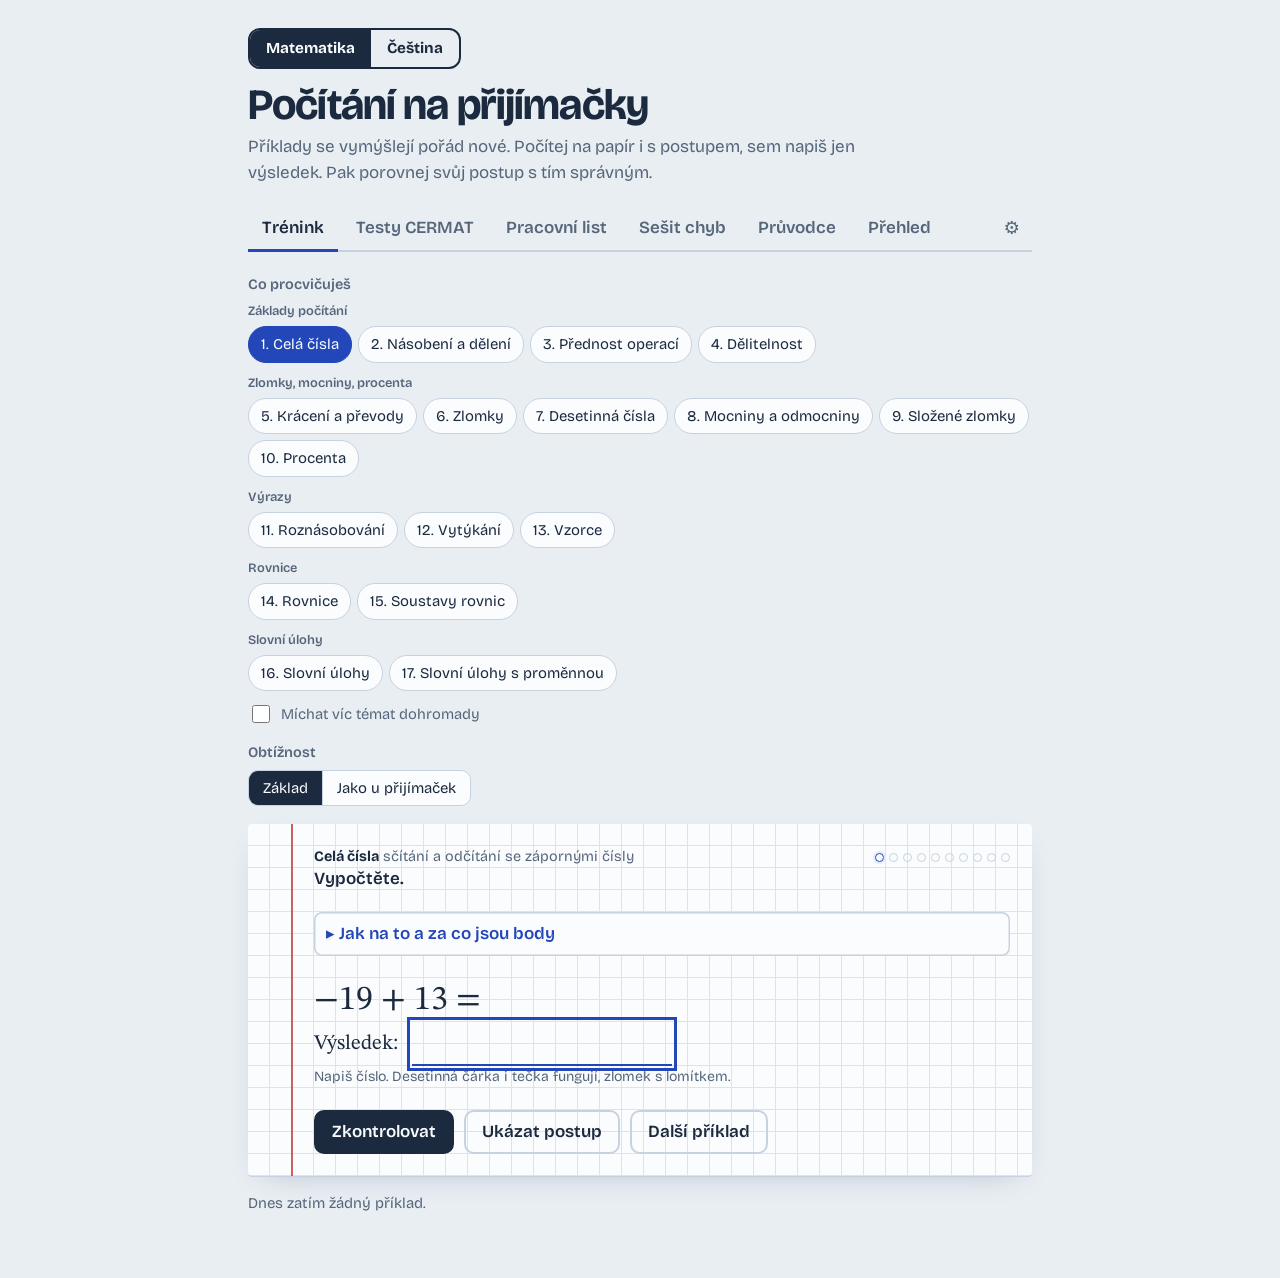
<file: app/src/main/assets/index.html>
<!DOCTYPE html>
<html lang="cs">
<head>
<meta charset="utf-8">
<meta name="viewport" content="width=device-width, initial-scale=1, viewport-fit=cover">
<title>Počítání na přijímačky</title>
<link rel="preconnect" href="https://fonts.googleapis.com">
<link rel="preconnect" href="https://fonts.gstatic.com" crossorigin>
<link href="https://fonts.googleapis.com/css2?family=Bricolage+Grotesque:opsz,wght@12..96,400..700&family=STIX+Two+Text:ital,wght@0,400..600;1,400..600&display=swap" rel="stylesheet">
<link rel="stylesheet" href="css/zaklad.css">
<link rel="stylesheet" href="css/cestina.css">
<link rel="stylesheet" href="css/cermat.css">
</head>
<body>
<div class="wrap">
  <div class="subj no-print" id="subjSeg" role="group" aria-label="Předmět"><button type="button" data-subj="mat">Matematika</button><button type="button" data-subj="cj">Čeština</button></div>
  <h1><span data-only="mat">Počítání na přijímačky</span><span data-only="cj">Čeština na přijímačky</span></h1>
  <p class="lede"><span data-only="mat">Příklady se vymýšlejí pořád nové. Počítej na papír i s postupem, sem napiš jen výsledek. Pak porovnej svůj postup s tím správným.</span><span data-only="cj">Pravopis a jazyk ve stylu přijímaček. Každou větu si přečti celou, vyber odpověď a pak si projdi vysvětlení.</span></p>
  <nav class="tabs no-print" aria-label="Části">
    <a href="#trenink" data-view="trenink">Trénink</a>
    <a href="#cermat" data-view="cermat">Testy CERMAT</a>
    <a href="#list" data-view="list" data-only="mat">Pracovní list</a>
    <a href="#chyby" data-view="chyby">Sešit chyb<span class="badge" id="mbadge" hidden></span></a>
    <a href="#pruvodce" data-view="pruvodce">Průvodce</a>
    <a href="#prehled" data-view="prehled">Přehled</a>
    <button class="tab-btn" id="settingsBtn" type="button" aria-haspopup="dialog" aria-label="Nastavení vysvětlování">⚙</button>
  </nav>

  <dialog id="aiDialog" class="no-print" aria-labelledby="aiDlgTitle">
    <h2 id="aiDlgTitle">Vysvětlování přes AI</h2>
    <p class="note">Klíč si opatři na <a href="https://openrouter.ai/keys" target="_blank" rel="noopener">openrouter.ai/keys</a> a nastav mu kreditní limit. Uloží se jen do tohoto zařízení (localStorage), do aplikace ani do GitHubu se nedostane. Bez klíče se tlačítko „Zeptej se“ nezobrazí.</p>
    <label class="lbl" for="aiKey">API klíč</label>
    <input type="password" id="aiKey" placeholder="sk-or-v1-…" autocomplete="off" autocapitalize="off" spellcheck="false">
    <label class="lbl" for="aiModel" style="margin-top:12px">Model</label>
    <input type="text" id="aiModel" list="aiModels" placeholder="google/gemini-3.8-flash" autocomplete="off" autocapitalize="off" spellcheck="false">
    <datalist id="aiModels">
      <option value="google/gemini-3.8-flash"></option>
      <option value="google/gemini-3.8-pro"></option>
      <option value="google/gemini-2.5-pro"></option>
      <option value="openai/gpt-4o-mini"></option>
      <option value="anthropic/claude-3.5-haiku"></option>
    </datalist>
    <p class="note">Slug modelu najdeš v katalogu na <a href="https://openrouter.ai/models" target="_blank" rel="noopener">openrouter.ai/models</a>.</p>
    <div class="actions" style="margin-top:16px">
      <button class="btn ghost" id="aiCancel" type="button">Zrušit</button>
      <button class="btn" id="aiSave" type="button">Uložit</button>
    </div>
  </dialog>

  <section class="view" id="v-trenink">
    <span class="lbl">Co procvičuješ</span>
    <div class="chips" id="topicChips" role="group" aria-label="Témata"></div>
    <label class="mixl"><input type="checkbox" id="mixToggle"> Míchat víc témat dohromady</label>
    <span class="lbl">Obtížnost</span>
    <div class="seg" id="levelSeg" role="group" aria-label="Obtížnost">
      <button data-level="1">Základ</button><button data-level="2">Jako u přijímaček</button>
    </div>
    <article class="sheet" id="sheet">
      <span class="tick" id="tick" aria-hidden="true" hidden><svg viewBox="0 0 30 28"><path d="M4 15 L11.5 22.5 L26 5"/></svg></span>
      <div class="sheet-head"><span><b id="tName"></b> <span id="tRef"></span></span><span id="tSrc"></span></div>
      <p class="task" id="task"></p>
      <details class="guide" id="guide"><summary>Jak na to a za co jsou body</summary><div class="gbody" id="guideBody"></div></details>
      <div class="prompt" id="prompt"></div>
      <div class="answer" id="answer"></div>
      <p class="hint" id="hint"></p>
      <div class="fb" id="fb" aria-live="polite"></div>
      <div class="actions">
        <button class="btn" id="checkBtn">Zkontrolovat</button>
        <button class="btn ghost" id="showBtn">Ukázat postup</button>
        <button class="btn ghost" id="nextBtn">Další příklad</button>
      </div>
      <div class="steps" id="steps" hidden></div>
      <div class="ask" id="ask" hidden>
        <h3>Zeptej se, čemu nerozumíš</h3>
        <div class="quick" id="quick"></div>
        <div class="thread" id="thread" aria-live="polite"></div>
        <div class="askrow"><textarea id="askIn" rows="2" placeholder="Třeba: proč se tady obrací zlomek?"></textarea><button class="btn" id="askBtn" type="button">Zeptat se</button></div>
      </div>
    </article>
    <div class="sheet summary" id="summary" hidden></div>
    <p class="session" id="session"></p>
  </section>

  <section class="view" id="v-cermat" hidden>
    <div id="cmList"></div>
    <article class="sheet cm-sheet" id="cmSheet" hidden></article>
  </section>

  <section class="view" id="v-list" hidden>
    <div class="no-print">
      <p class="note">Vytiskni si list s příklady. Řešení je na samostatné stránce, takže ho můžeš odtrhnout a kontrolovat až potom.</p>
      <span class="lbl">Témata</span>
      <div class="chips" id="wsChips" role="group" aria-label="Témata pracovního listu"></div>
      <div class="ws-controls">
        <div><span class="lbl">Obtížnost</span><div class="seg" id="wsLevel" role="group" aria-label="Obtížnost listu" style="margin:0"><button data-level="1">Základ</button><button data-level="2">Jako u přijímaček</button></div></div>
        <div><label class="lbl" for="wsCount">Počet příkladů</label><select id="wsCount"><option>6</option><option selected>8</option><option>10</option><option>12</option></select></div>
        <button class="btn" id="wsMake">Vytvořit list</button>
        <button class="btn ghost" id="wsPrint" disabled>Vytisknout</button>
      </div>
      <p class="note" id="wsPrintNote" hidden>Pokud se tisk neotevře, otevři aplikaci na celou stránku a dej Ctrl+P (na Macu Cmd+P).</p>
    </div>
    <div id="wsOut"></div>
  </section>

  <section class="view" id="v-chyby" hidden>
    <p class="note"><span data-only="mat">Sem se samy ukládají příklady, které napoprvé nevyšly. Když je později spočítáš správně napoprvé, ze sešitu zmizí.</span><span data-only="cj">Sem se samy ukládají úlohy, které napoprvé nevyšly. Když je později vyřešíš správně napoprvé, ze sešitu zmizí.</span></p>
    <div id="mlist" class="mlist"></div>
  </section>

  <section class="view" id="v-pruvodce" hidden>
    <div id="pruvodceOut"></div>
  </section>

  <section class="view" id="v-prehled" hidden>
    <p class="note">Úspěšnost počítá jen první pokus u každého příkladu, stejně jako u přijímaček.</p>
    <div id="statsOut"></div>
    <p style="margin-top:18px"><button class="btn ghost" id="resetBtn">Smazat statistiky a sešit chyb</button></p>
  </section>
</div>
<script src="js/config.js"></script>
<script src="js/jadro.js"></script>
<script src="js/data/slovni.js"></script>
<script src="js/data/promenna.js"></script>
<script src="js/data/cestina.js"></script>
<script src="js/matematika/kroky.js"></script>
<script src="js/matematika/zaklady.js"></script>
<script src="js/matematika/zlomky.js"></script>
<script src="js/matematika/vyrazy.js"></script>
<script src="js/matematika/rovnice.js"></script>
<script src="js/matematika/slovni.js"></script>
<script src="js/matematika/promenna.js"></script>
<script src="js/cestina/generatory.js"></script>
<script src="js/temata.js"></script>
<script src="js/ui/pruvodce-texty.js"></script>
<script src="js/ui/stav.js"></script>
<script src="js/ui/trenink.js"></script>
<script src="js/ui/ai.js"></script>
<script src="js/ui/pracovni-list.js"></script>
<script src="js/ui/sesit-chyb.js"></script>
<script src="js/ui/prehled.js"></script>
<script src="js/cermat/testy.js"></script>
<script src="js/cermat/zoom.js"></script>
<script src="js/ui/routing.js"></script>
<script src="js/ui/papir.js"></script>
<script src="js/ui/predmet.js"></script>
<script src="js/ui/gridsnap.js"></script>
<script src="js/ui/start.js"></script>
</body>
</html>
</file>
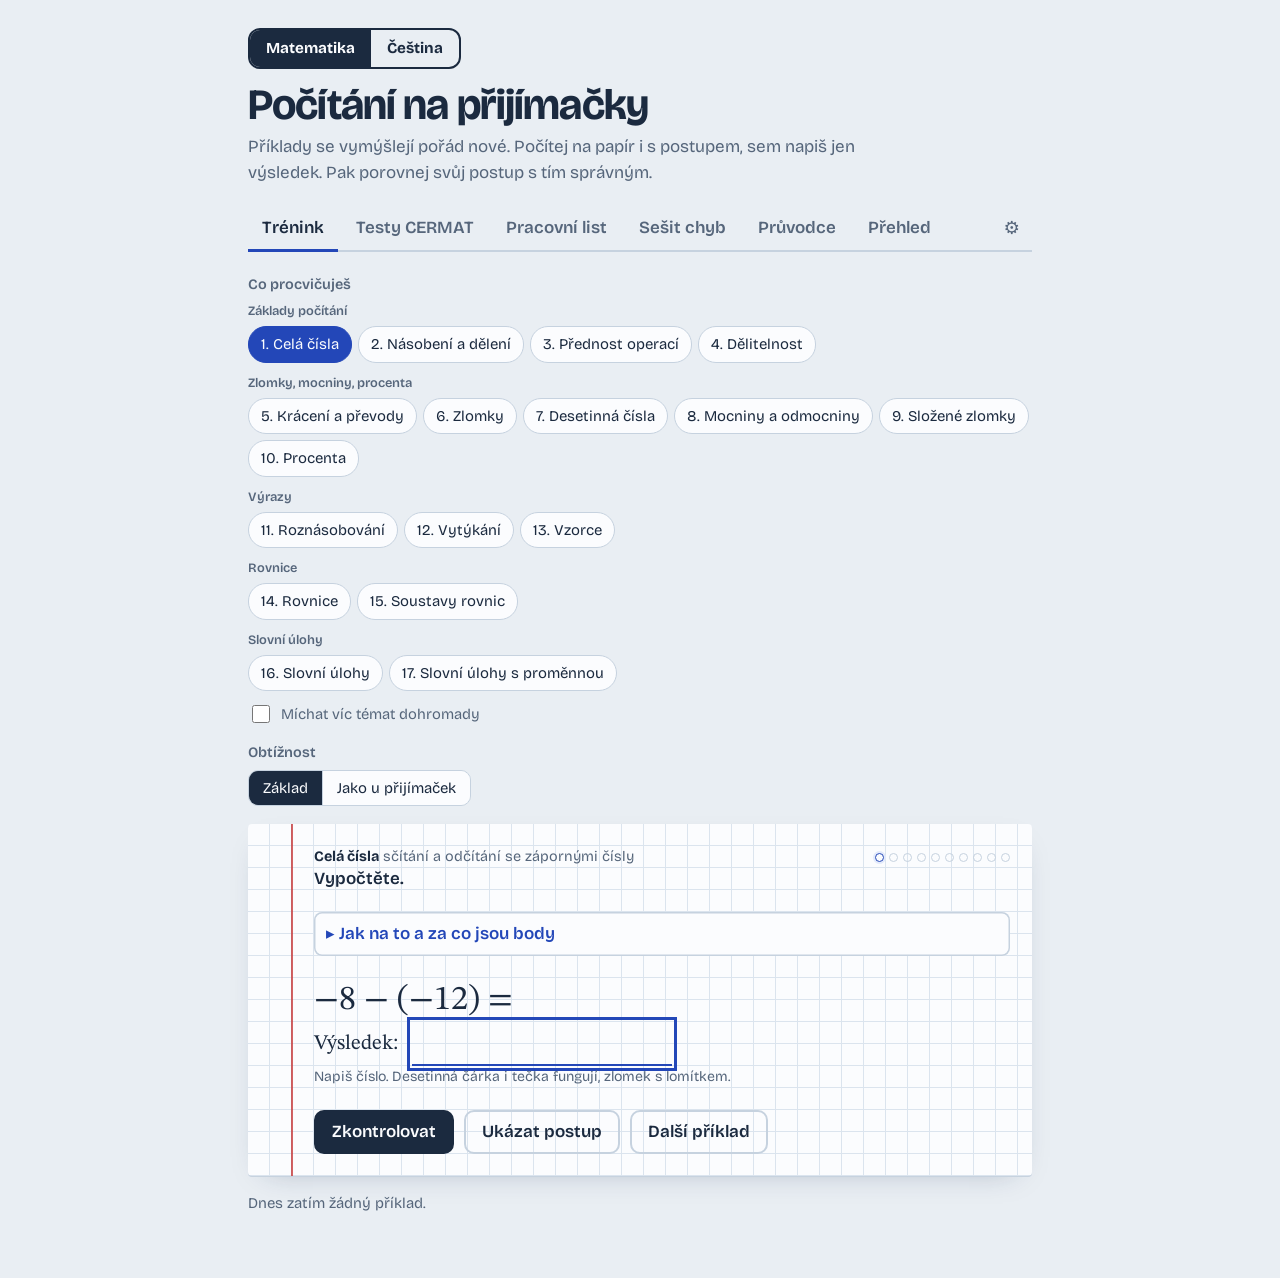
<file: pocitani-na-prijimacky.html>
<!DOCTYPE html>
<html lang="cs">
<head>
<meta charset="utf-8">
<meta name="viewport" content="width=device-width, initial-scale=1, viewport-fit=cover">
<title>Počítání na přijímačky</title>
<link rel="preconnect" href="https://fonts.googleapis.com">
<link rel="preconnect" href="https://fonts.gstatic.com" crossorigin>
<link href="https://fonts.googleapis.com/css2?family=Bricolage+Grotesque:opsz,wght@12..96,400..700&family=STIX+Two+Text:ital,wght@0,400..600;1,400..600&display=swap" rel="stylesheet">
<style>
:root{
  --surface:#E9EEF3; --paper:#FBFCFE; --grid:#DBE4EE; --ink:#1B2A3F; --muted:#56667B;
  --pen:#2347B8; --pen-soft:#E3EAFB; --red:#C42F2F; --red-soft:#FBE7E5; --green:#1F7A4A; --green-soft:#E1F3E8; --line:#C6D2DF; --hl:#FFE27A;
  --ui:"Bricolage Grotesque",system-ui,-apple-system,"Segoe UI",sans-serif;
  --math:"STIX Two Text","Cambria Math",Cambria,"Times New Roman",serif;
  color-scheme:light;
  box-sizing:border-box; padding-top:env(safe-area-inset-top,0px); padding-bottom:env(safe-area-inset-bottom,0px);
}
@media (prefers-color-scheme:dark){:root:not([data-theme="light"]){
  --surface:#0F151E; --paper:#162030; --grid:#21304A; --ink:#E4EAF3; --muted:#9AA9BC;
  --pen:#93B2FF; --pen-soft:#22345C; --red:#FF8077; --red-soft:#3A2024; --green:#62D297; --green-soft:#17352A; --line:#2D3D57; --hl:#6B5410; color-scheme:dark;}}
:root[data-theme="dark"]{
  --surface:#0F151E; --paper:#162030; --grid:#21304A; --ink:#E4EAF3; --muted:#9AA9BC;
  --pen:#93B2FF; --pen-soft:#22345C; --red:#FF8077; --red-soft:#3A2024; --green:#62D297; --green-soft:#17352A; --line:#2D3D57; --hl:#6B5410; color-scheme:dark;}
*,*::before,*::after{box-sizing:inherit}
html{scroll-padding-top:env(safe-area-inset-top,0px)}
body{margin:0;background:var(--surface);color:var(--ink);font-family:var(--ui);font-size:17px;line-height:1.5}
.wrap{max-width:820px;margin:0 auto;padding:28px 18px 64px}
h1{font-size:clamp(1.9rem,5vw,2.7rem);line-height:1.05;margin:0 0 6px;font-weight:700;letter-spacing:-.02em;font-variation-settings:"opsz" 96}
.lede{margin:0 0 22px;color:var(--muted);max-width:60ch}
nav.tabs{display:flex;gap:4px;flex-wrap:wrap;border-bottom:2px solid var(--line);margin-bottom:22px}
nav.tabs a{padding:8px 14px;text-decoration:none;color:var(--muted);font-weight:600;border-bottom:3px solid transparent;margin-bottom:-2px}
nav.tabs a[aria-current="page"]{color:var(--ink);border-bottom-color:var(--pen)}
nav.tabs a .badge{display:inline-block;min-width:1.4em;padding:0 .35em;margin-left:4px;border-radius:9px;background:var(--red);color:var(--paper);font-size:.78em;text-align:center}
.view[hidden]{display:none}
.lbl{display:block;font-size:.9rem;color:var(--muted);margin:0 0 6px;font-weight:600}
.chips{display:flex;flex-wrap:wrap;gap:6px;margin-bottom:14px}
.chip{font:inherit;font-size:.93rem;padding:6px 12px;border-radius:18px;border:1.5px solid var(--line);background:var(--paper);color:var(--ink);cursor:pointer}
.chip[aria-pressed="true"]{background:var(--pen);border-color:var(--pen);color:var(--paper)}
.seg{display:inline-flex;border:1.5px solid var(--line);border-radius:10px;overflow:hidden;margin-bottom:18px}
.seg button{font:inherit;font-size:.93rem;padding:6px 14px;border:0;background:var(--paper);color:var(--ink);cursor:pointer}
.seg button+button{border-left:1.5px solid var(--line)}
.seg button[aria-pressed="true"]{background:var(--ink);color:var(--paper)}
button:focus-visible,a:focus-visible,input:focus-visible,select:focus-visible{outline:3px solid var(--pen);outline-offset:2px}
nav.tabs .tab-btn{margin-left:auto;padding:8px 12px;border:0;background:none;font:inherit;font-weight:600;font-size:1.15rem;line-height:1;color:var(--muted);cursor:pointer}
nav.tabs .tab-btn:hover,nav.tabs .tab-btn[aria-expanded="true"]{color:var(--ink)}
dialog{border:2px solid var(--line);border-radius:14px;background:var(--paper);color:var(--ink);padding:22px;width:min(92vw,30rem);max-height:min(86vh,44rem);overflow:auto;
  box-shadow:0 24px 70px -24px rgba(10,25,50,.5)}
dialog::backdrop{background:rgba(8,18,38,.5)}
dialog h2{margin:0 0 10px;font-size:1.3rem}
dialog input{display:block;width:100%;font:inherit;padding:9px 11px;border-radius:9px;border:1.5px solid var(--line);background:var(--paper);color:var(--ink)}

/* the sheet */
.sheet{position:relative;background-color:var(--paper);
  background-image:linear-gradient(var(--grid) 1px,transparent 1px),linear-gradient(90deg,var(--grid) 1px,transparent 1px);
  background-size:22px 22px;background-position:-1px -1px;
  border-radius:4px 4px 4px 4px;box-shadow:0 1px 0 var(--line),0 10px 30px -18px rgba(20,40,80,.35);
  padding:22px 22px 24px 64px}
.sheet::before{content:"";position:absolute;top:0;bottom:0;left:44px;width:2px;background:var(--red);opacity:.75}
.sheet-head{display:flex;justify-content:space-between;gap:10px;flex-wrap:wrap;font-size:.9rem;color:var(--muted);margin-bottom:10px}
.sheet-head b{color:var(--ink)}
.task{margin:0 0 14px;font-weight:600}
.prompt{font-family:var(--math);font-size:clamp(1.55rem,4.6vw,2.15rem);line-height:1.6;margin:0 0 20px;overflow-x:auto;padding:4px 0}
.prompt .txt{font-family:var(--ui);font-size:1.15rem;line-height:1.5;display:block;max-width:56ch}
.prompt .sys,.step .sys{display:inline-block;border-left:2px solid currentColor;padding-left:12px;line-height:1.7}
i{font-style:italic;font-family:var(--math)}
.fr{display:inline-flex;flex-direction:column;vertical-align:middle;text-align:center;margin:0 .1em;font-size:.86em;line-height:1.15}
.fr>span:first-child{border-bottom:1.5px solid currentColor;padding:0 .18em .06em}
.fr>span:last-child{padding:.06em .18em 0}
.fr.big{font-size:1em}.fr.big>span{padding:.15em .3em}
.fr .fr{font-size:.88em}
.ov{border-top:1.5px solid currentColor;padding:0 .08em;margin-left:.04em}
.answer{display:flex;flex-wrap:wrap;align-items:center;gap:10px 14px;margin-bottom:6px}
.answer label{font-family:var(--math);font-size:1.3rem}
.answer input{font-family:var(--math);font-size:1.4rem;color:var(--pen);background:transparent;border:0;border-bottom:2px solid var(--pen);padding:4px 4px;width:min(260px,100%);border-radius:0}
.answer input.short{width:120px}
.btn{font:inherit;font-weight:600;padding:9px 16px;border-radius:10px;border:2px solid var(--ink);background:var(--ink);color:var(--paper);cursor:pointer}
.btn.ghost{background:transparent;color:var(--ink);border-color:var(--line)}
.btn:disabled{opacity:.45;cursor:default}
.ins{display:inline-flex;gap:4px}
.ins button{font-family:var(--math);font-size:1.05rem;min-width:36px;padding:4px 8px;border-radius:8px;border:1.5px solid var(--line);background:var(--paper);color:var(--ink);cursor:pointer}
.hint{font-size:.88rem;color:var(--muted);margin:4px 0 12px}
.fb{min-height:1.6em;margin:6px 0 12px;font-weight:600}
.fb.ok{color:var(--green)}.fb.bad{color:var(--red)}.fb.neutral{color:var(--muted)}
.actions{display:flex;gap:10px;flex-wrap:wrap}
.steps{margin:18px 0 0;padding:16px 18px;background:var(--paper);border:1.5px solid var(--line);border-radius:6px}
.steps h3{margin:0 0 10px;font-size:1rem}
.stp{list-style:none;counter-reset:st;margin:0;padding:0}
.stp li{position:relative;padding-left:1.9em;margin:0 0 12px;font-family:var(--ui)}
.stp li:not(.h){counter-increment:st}
.stp li:not(.h)::before{content:counter(st) ".";position:absolute;left:0;top:0;font-weight:700;color:var(--muted)}
.stp li.h{padding-left:0;margin-top:16px;font-weight:700;color:var(--pen)}
.stp li.h:first-child{margin-top:0}
.say{display:block;font-size:.97rem;line-height:1.5;max-width:64ch}
.m{display:block;font-family:var(--math);font-size:1.16rem;line-height:2;overflow-x:auto;margin-top:2px}
.sep{font-family:var(--ui);font-size:.8em;color:var(--muted);margin:0 .7em}
.steps .result{margin:12px 0 0;font-family:var(--math);font-size:1.15rem}
.steps .result b{color:var(--red);font-family:var(--ui)}
.session{margin:16px 0 0;color:var(--muted);font-size:.93rem}

/* worksheet */
.ws-controls{display:flex;flex-wrap:wrap;gap:12px 20px;align-items:end;margin-bottom:18px}
.ws-controls select{font:inherit;padding:6px 10px;border-radius:8px;border:1.5px solid var(--line);background:var(--paper);color:var(--ink)}
.worksheet{background:var(--paper);color:var(--ink);padding:26px 28px;border-radius:4px;box-shadow:0 1px 0 var(--line)}
.worksheet h2{margin:0 0 4px;font-size:1.4rem}
.worksheet .meta{color:var(--muted);margin:0 0 18px;font-size:.92rem}
.ws-item{padding:10px 0 0;break-inside:avoid}
.ws-item .q{display:flex;gap:10px;align-items:baseline}
.ws-item .n{font-weight:700;min-width:1.6em}
.ws-item .p{font-family:var(--math);font-size:1.35rem;line-height:1.6}
.ws-item .p .txt{font-family:var(--ui);font-size:1.02rem}
.ws-item .t{font-size:.85rem;color:var(--muted)}
.ws-space{height:150px;margin:6px 0 4px 2.2em;background-image:linear-gradient(var(--grid) 1px,transparent 1px),linear-gradient(90deg,var(--grid) 1px,transparent 1px);background-size:18px 18px;
  border:1px solid var(--grid)}
.solutions{margin-top:30px;border-top:2px dashed var(--line);padding-top:18px}
.solutions .stp{margin:6px 0 0 2.2em}
.solutions .say{font-size:.9rem}.solutions .m{font-size:1.05rem}

/* mistakes + stats */
.mlist{display:grid;gap:12px}
.mitem{background:var(--paper);border:1.5px solid var(--line);border-left:4px solid var(--red);border-radius:6px;padding:12px 14px;display:flex;justify-content:space-between;gap:12px;
  align-items:center;flex-wrap:wrap}
.mitem .p{font-family:var(--math);font-size:1.25rem;overflow-x:auto}
.mitem .p .txt{font-family:var(--ui);font-size:1rem}
.mitem small{display:block;color:var(--muted);font-size:.84rem}
.empty{background:var(--paper);border:1.5px dashed var(--line);border-radius:6px;padding:22px;color:var(--muted)}
table.stats{width:100%;border-collapse:collapse;background:var(--paper);border-radius:6px;overflow:hidden}
table.stats th,table.stats td{padding:9px 12px;text-align:left;border-bottom:1px solid var(--line);font-size:.95rem}
table.stats th{color:var(--muted);font-weight:600}
.bar{height:8px;background:var(--grid);border-radius:4px;min-width:80px;position:relative;overflow:hidden}
.bar span{position:absolute;inset:0 auto 0 0;background:var(--pen)}
table.stats tr.grp td{font-weight:700;color:var(--pen);padding-top:14px;font-size:.88rem}
table.stats td small{display:block;color:var(--muted);font-size:.8rem;font-weight:400}
.chips .grp{flex-basis:100%;font-size:.8rem;font-weight:600;color:var(--muted);margin-top:4px}
.chips .grp:first-child{margin-top:0}
/* zvýraznění: pravidlo (zvýrazňovač), nové (modře), pozor (červeně); vždy i tučně kvůli tisku */
.hk{font-weight:700;background:linear-gradient(transparent 55%,var(--hl) 55%);padding:0 .08em;-webkit-box-decoration-break:clone;box-decoration-break:clone}
.hn{font-weight:700;color:var(--pen)}
.hx{font-weight:700;color:var(--red)}
@media print{.hk{background:none;text-decoration:underline}}
nav.tabs a .badge[hidden]{display:none}
/* slovní úlohy: možnosti A–E, výběr písmene, podtržení přehlédnuté fráze po chybě */
.prompt .opts{display:block;margin-top:var(--g,22px)}
.prompt .opts>span{display:block}
.mclbl{font-family:var(--math);font-size:1.3rem}
.mcbox{display:inline-flex;gap:8px;flex-wrap:wrap}
.mcbtn{font:inherit;font-weight:700;min-width:44px;height:44px;border-radius:10px;border:2px solid var(--line);background:var(--paper);color:var(--ink);cursor:pointer}
.mcbtn[aria-pressed="true"]{background:var(--pen);border-color:var(--pen);color:var(--paper)}
.sheet>.answer.rows{display:grid;grid-template-columns:auto 1fr;gap:0 12px;align-items:center}
.sheet>.answer.rows input{width:100%}
mark.pod{background:linear-gradient(transparent 55%,var(--hl) 55%);color:inherit;text-decoration:underline;text-decoration-color:var(--red);text-decoration-thickness:2px;text-underline-offset:3px}
/* po správné odpovědi: tlačítko Další příklad zezelená a jemně pulzuje */
.btn.go{background:var(--green);border-color:var(--green);color:var(--paper);animation:go-pulse 1.8s ease-in-out infinite}
@keyframes go-pulse{0%,100%{box-shadow:0 0 0 0 color-mix(in srgb,var(--green) 55%,transparent)}50%{box-shadow:0 0 0 9px color-mix(in srgb,var(--green) 0%,transparent)}}
@media (prefers-reduced-motion:reduce){.btn.go{animation:none}}
/* jemné odměny (bez sérií dní a bodů): učitelská fajfka na okraji, zelená odpověď,
   postup odkrývaný krok za krokem, razítko po sérii, puntíky série, fajfka u zvládnutého tématu */
.tick{position:absolute;left:5px;width:34px;height:32px;color:var(--red);pointer-events:none}
.tick svg{width:100%;height:100%;display:block;overflow:visible}
.tick path{fill:none;stroke:currentColor;stroke-width:3.4;stroke-linecap:round;stroke-linejoin:round;stroke-dasharray:44;stroke-dashoffset:0}
@media (max-width:560px){.tick{left:-2px;width:24px;height:23px}}
.answer input{transition:border-color .3s,color .3s}
.answer.ok input{border-bottom-color:var(--green);color:var(--green)}
.dots{display:inline-flex;gap:5px;align-items:center;vertical-align:middle}
.dots span{width:9px;height:9px;border-radius:50%;border:1.5px solid var(--line);box-sizing:border-box}
.dots span.d{background:var(--pen);border-color:var(--pen)}
.dots span.c{border-color:var(--pen);box-shadow:0 0 0 2px var(--pen-soft)}
.stamp{display:inline-block;vertical-align:middle;margin-left:14px;padding:2px 12px;font-family:var(--ui);border:3px solid currentColor;border-radius:8px;font-weight:800;letter-spacing:.06em;
  text-transform:uppercase;font-size:1.05rem;line-height:1.6;color:var(--pen);transform:rotate(-8deg);opacity:.85;pointer-events:none}
.stamp.s1{color:var(--green)}
.mast{color:var(--green);font-weight:800}
.chip[aria-pressed="true"] .mast{color:inherit}
@media (prefers-reduced-motion:no-preference){
  .tick.draw path{animation:tickDraw .45s ease-out both}
  @keyframes tickDraw{from{stroke-dashoffset:44}to{stroke-dashoffset:0}}
  .answer.nudge{animation:nudge .35s ease-in-out}
  @keyframes nudge{0%,100%{transform:none}25%{transform:translateX(-4px)}50%{transform:translateX(4px)}75%{transform:translateX(-2px)}}
  .steps.rev .stp>li,.steps.rev .result{animation:stepIn .32s ease-out both}
  @keyframes stepIn{from{opacity:0;transform:translateY(4px)}to{opacity:1;transform:none}}
  .stamp{animation:stampIn .45s .15s ease-out both}
  @keyframes stampIn{0%{opacity:0;transform:scale(1.8) rotate(-8deg)}70%{opacity:.9;transform:scale(.95) rotate(-8deg)}100%{opacity:.85;transform:scale(1) rotate(-8deg)}}
}
@media print{.tick,.stamp{animation:none}}
@media print{.btn.go{animation:none}}
.note{color:var(--muted);font-size:.92rem;max-width:62ch}
details.guide{margin:-4px 0 14px;background:var(--paper);border:1.5px solid var(--line);border-radius:8px}
details.guide>summary{cursor:pointer;padding:8px 12px;font-weight:600;color:var(--pen);list-style:none}
details.guide>summary::-webkit-details-marker{display:none}
details.guide>summary::before{content:"▸ ";}
details.guide[open]>summary::before{content:"▾ ";}
.gbody{padding:2px 14px 12px;font-size:.95rem;line-height:1.5}
.gbody h4{margin:12px 0 4px;font-size:.95rem}
.gbody ol,.gbody ul{margin:0;padding-left:1.3em}.gbody li{margin:2px 0}
.gbody .trap,.fbtip{background:var(--red-soft);border-left:3px solid var(--red);padding:8px 10px;border-radius:4px;margin:8px 0 4px}
.fbtip{font-weight:400;color:var(--ink);font-size:.93rem}
.pts{display:grid;gap:6px}
.pt{border-radius:6px;padding:6px 10px}.pt ul{margin:2px 0 0}
.pt.ok{background:var(--green-soft)}.pt.mid{background:var(--pen-soft)}.pt.bad{background:var(--red-soft)}
.glist details{background:var(--paper);border:1.5px solid var(--line);border-radius:8px;margin-bottom:8px}
.glist summary{cursor:pointer;padding:10px 14px;font-weight:700}
.gen{background:var(--paper);border:1.5px solid var(--pen);border-radius:8px;padding:12px 16px;margin-bottom:14px}
.gen h3{margin:0 0 6px;font-size:1.05rem}.gen ul{margin:0;padding-left:1.2em}.gen li{margin:3px 0}
.ws-trap{margin:4px 0 0 2.2em;font-size:.88rem;color:var(--muted)}
.mixl{display:inline-flex;align-items:center;gap:8px;font-size:.92rem;color:var(--muted);margin:-4px 0 16px;cursor:pointer}
.mixl input{width:18px;height:18px;accent-color:var(--pen)}
.ask{margin-top:14px;padding:16px 18px;background:var(--paper);border:1.5px solid var(--pen);border-radius:6px}
.ask h3{margin:0 0 10px;font-size:1rem}
.quick{display:flex;flex-wrap:wrap;gap:6px;margin-bottom:10px}
.askrow{display:flex;gap:10px;align-items:flex-end}
.askrow textarea{flex:1;font:inherit;padding:8px 10px;border-radius:8px;border:1.5px solid var(--line);background:var(--paper);color:var(--ink);resize:vertical}
.thread{display:grid;gap:8px;margin-bottom:10px}
.msg{padding:9px 12px;border-radius:8px;line-height:1.55;max-width:64ch}
.msg.me{background:var(--pen-soft);justify-self:end}
.msg.ai{background:var(--surface)}
.msg.err{background:var(--red-soft);color:var(--red)}
.summary{text-align:left}
.summary h2{margin:0 0 6px;font-size:1.6rem}
.summary .big{font-family:var(--math);font-size:3rem;line-height:1.1;margin:8px 0 4px;color:var(--pen)}
@media (max-width:560px){
  .wrap{padding:14px 12px 40px}
  h1{font-size:1.45rem;letter-spacing:-.01em}
  .lede{font-size:.92rem;margin:0 0 14px}
  nav.tabs{margin-bottom:14px}nav.tabs a{padding:6px 10px}nav.tabs .tab-btn{padding:6px 10px;font-size:1.05rem}
  .chips{gap:5px;margin-bottom:10px}.chip{padding:4px 10px;font-size:.87rem}
  .mixl{margin:-2px 0 12px;font-size:.88rem}.mixl input{width:16px;height:16px}
  .lbl{font-size:.84rem}
  .seg{margin-bottom:12px}.seg button{padding:5px 10px;font-size:.9rem}
  .sheet{padding:16px 12px 18px 34px}.sheet::before{left:22px}
  .sheet-head{font-size:.82rem}
  .task{margin-bottom:10px}
  .prompt{font-size:clamp(1.3rem,5.5vw,1.7rem);margin-bottom:14px}
  .answer{gap:8px 10px;margin-bottom:4px}.answer input{font-size:1.25rem}.answer input.short{width:104px}
  .hint{font-size:.82rem;margin:2px 0 10px}
  .fb{margin:4px 0 10px}
  .btn{padding:8px 13px}
  .actions{gap:8px}
  .steps{margin:12px 0 0;padding:12px}.stp li{margin-bottom:8px}
  .ask{margin-top:10px;padding:10px 12px}
  .ask h3{margin:0 0 6px;font-size:.95rem}
  .quick{gap:5px;margin-bottom:8px}.quick .chip{padding:4px 10px;font-size:.84rem}
  .askrow{gap:8px}.askrow textarea{padding:7px 9px}
  .thread{gap:6px;margin-bottom:8px}
  .msg{padding:8px 10px;font-size:.95rem;max-width:none}.msg.me{max-width:92%}
  .session{margin:12px 0 0;font-size:.88rem}
  table.stats th,table.stats td{padding:6px 8px;font-size:.86rem}
  .bar{min-width:44px}
  .worksheet{padding:18px}
}
@media (max-width:400px){
  table.stats th,table.stats td{padding:5px 6px;font-size:.8rem}
  .bar{min-width:36px}
}
/* zarovnání na čtverečky: řádky textu jsou násobky --g, mezery pod bloky dorovná gridSnap() */
.sheet{--g:22px;line-height:var(--g);padding:var(--g) var(--g) var(--g) calc(3 * var(--g))}
.sheet::before{left:calc(2 * var(--g) - 1px)}
.sheet>*{margin-top:0}
.sheet>.sheet-head{line-height:var(--g);margin-bottom:0}
.sheet>.task{line-height:var(--g);margin-bottom:11px}
.sheet>details.guide{margin:0 0 11px;border:0;box-shadow:inset 0 0 0 1.5px var(--line);line-height:1.5}
.sheet>details.guide>summary{padding:11px 12px;line-height:var(--g)}
.sheet>.prompt{line-height:calc(2 * var(--g));padding:0;margin-bottom:0}
.sheet>.prompt .txt{line-height:var(--g)}
.sheet>.prompt .sys{line-height:calc(2 * var(--g))}
.sheet>.answer{gap:0 14px;margin-bottom:0;min-height:calc(2 * var(--g))}
.sheet>.answer label{line-height:calc(2 * var(--g))}
.sheet>.answer input{height:calc(2 * var(--g));padding:0 4px;line-height:normal}
.sheet>.hint{line-height:var(--g);margin:0}
.sheet>.fb{line-height:var(--g);min-height:var(--g);margin:0}
.sheet .btn{padding:9px 16px;line-height:var(--g)}
.sheet>.actions{margin-bottom:0}
.sheet>.steps,.sheet>.ask{line-height:1.5;margin-bottom:0}
.sheet.summary h2{line-height:calc(2 * var(--g));margin-bottom:0}
.sheet.summary .big{line-height:calc(3 * var(--g));margin:0}
.sheet.summary p{margin:0 0 var(--g)}
@media (max-width:560px){
  .sheet{padding:var(--g) 11px var(--g) calc(2 * var(--g))}
  .sheet::before{left:calc(var(--g) - 1px)}
  .sheet .btn{padding:9px 13px}
}
@media (prefers-reduced-motion:no-preference){.fb.ok{animation:pop .25s ease-out}@keyframes pop{from{transform:translateY(3px);opacity:0}to{transform:none;opacity:1}}}
@media print{
  body{background:#fff;color:#000;font-size:12pt}
  :root{--paper:#fff;--ink:#000;--muted:#444;--grid:#d5dde6;--line:#bbb}
  .no-print,nav.tabs,h1,.lede,.view:not(#v-list){display:none!important}
  .wrap{max-width:none;padding:0}
  .worksheet{box-shadow:none;padding:0}
  .solutions{break-before:page;border-top:0}
}

/* ===== předměty: přepínač a části jen pro jeden předmět ===== */
.subj{display:inline-flex;border:2px solid var(--ink);border-radius:12px;overflow:hidden;margin:0 0 14px}
.subj button{font:inherit;font-weight:700;font-size:.95rem;padding:7px 16px;border:0;background:transparent;color:var(--ink);cursor:pointer}
.subj button[aria-pressed="true"]{background:var(--ink);color:var(--paper)}
:root[data-subject="cj"] [data-only="mat"],:root:not([data-subject="cj"]) [data-only="cj"]{display:none!important}
/* ===== čeština: zažloutlý papír jako v Leonardových zápisnících =====
   Sépiový inkoust, zvýraznění barvou rudky (sanguine). Textura papíru (nerovnoměrné zažloutnutí, tmavší okraje,
   stopy stáří, čáry ručního papíru) se kreslí pro každý list zvlášť do canvasu pod textem (drawPaper), takže se
   neopakuje. Zrnitost jsou dvě dlaždice s nesoudělnou velikostí (173 a 241 px). Žádné SVG filtry: na telefonu byly pomalé. */
:root[data-subject="cj"]{
  --surface:#E7DDC8; --paper:#EEDFBC; --grid:transparent; --ink:#3B2716; --muted:#6E5739;
  --pen:#9A3D22; --pen-soft:#F0D8C2; --red:#A3361F; --red-soft:#F2D5C6; --green:#4B6A25; --green-soft:#E3E6C4;
  --line:#CFBB94; --hl:#E8C468;
  --tone:rgba(165,115,40,.5); --edge:rgba(170,118,45,.2); --foxing:rgba(150,82,30,.4); --chain:rgba(115,85,45,.07);
  color-scheme:light}
@media (prefers-color-scheme:dark){:root[data-subject="cj"]:not([data-theme="light"]){
  --surface:#17130D; --paper:#2A2318; --ink:#EBDDBF; --muted:#B8A480; --pen:#E59A72; --pen-soft:#4A2E1E;
  --red:#FF8C6E; --red-soft:#40211A; --green:#A8D27A; --green-soft:#26331A; --line:#4D3E28; --hl:#7A5A18;
  --tone:rgba(0,0,0,.35); --edge:rgba(0,0,0,.45); --foxing:rgba(0,0,0,.45); --chain:rgba(255,232,190,.025); color-scheme:dark}}
:root[data-subject="cj"][data-theme="dark"]{
  --surface:#17130D; --paper:#2A2318; --ink:#EBDDBF; --muted:#B8A480; --pen:#E59A72; --pen-soft:#4A2E1E;
  --red:#FF8C6E; --red-soft:#40211A; --green:#A8D27A; --green-soft:#26331A; --line:#4D3E28; --hl:#7A5A18;
  --tone:rgba(0,0,0,.35); --edge:rgba(0,0,0,.45); --foxing:rgba(0,0,0,.45); --chain:rgba(255,232,190,.025); color-scheme:dark}
:root[data-subject="cj"] body{background:var(--surface)}
/* --g určuje i řádkování a okraje listu (základní .sheet); bez okrajové linky stačí užší levý okraj */
:root[data-subject="cj"] .sheet{--g:26px;padding-left:48px;isolation:isolate;
  background-color:var(--paper);
  background-image:var(--paper-grain,none),var(--paper-grain2,none);
  background-size:173px 173px,241px 241px;
  border-radius:3px;
  box-shadow:0 1px 0 var(--line),0 12px 30px -18px rgba(70,45,10,.5)}
:root[data-subject="cj"] .sheet::before{display:none}
.sheet>canvas.paper{display:none}
:root[data-subject="cj"] .sheet>canvas.paper{display:block;position:absolute;inset:0;width:100%;height:100%;z-index:-1;pointer-events:none;border-radius:inherit}
/* čeština: kroky vysvětlení mají vlastní písmena A) až D), čísla by se zdvojila */
:root[data-subject="cj"] .stp li:not(.h){padding-left:0}
:root[data-subject="cj"] .stp li:not(.h)::before{content:none}
.mitem .p .txt.cj .opts>span{display:block;margin-bottom:2px}
.prompt .txt.cj{font-family:var(--math);font-size:1.15rem;line-height:1.55}
.prompt .txt.cj .opts{margin-top:0}
.prompt .txt.cj .opts>span{padding-left:1.7em;text-indent:-1.7em;margin-bottom:8px}
.prompt .txt.cj .opts b{font-family:var(--ui);color:var(--pen)}
:root[data-subject="cj"] .steps{background:color-mix(in srgb,var(--paper) 70%,#fff 30%)}
:root[data-subject="cj"][data-theme="dark"] .steps{background:color-mix(in srgb,var(--paper) 85%,#000 15%)}
@media (prefers-color-scheme:dark){:root[data-subject="cj"]:not([data-theme="light"]) .steps{background:color-mix(in srgb,var(--paper) 85%,#000 15%)}}

/* ===== Testy CERMAT (data nahraná do telefonu) ===== */
.cm-tests{display:grid;gap:10px;margin:14px 0}
.cm-test{text-align:left;font:inherit;padding:12px 14px;border:1.5px solid var(--line);border-radius:10px;background:var(--paper);color:var(--ink);cursor:pointer;display:flex;
  justify-content:space-between;align-items:baseline;gap:4px 12px;flex-wrap:wrap}
.cm-test small{color:var(--muted)}
.cm-img{display:block;max-width:100%;height:auto;margin:8px 0;border-radius:4px;background:#fff}
.cm-h{font-weight:700;margin:8px 0 4px}.cm-n{color:var(--muted);font-style:italic;margin:4px 0}.cm-t{margin:6px 0}
.cm-opt{margin:4px 0}
.cm-task{margin:14px 0;padding-top:12px;border-top:1px dashed var(--line)}.cm-task:first-child{border-top:0;padding-top:0}
.cm-num{font-weight:800;color:var(--pen);margin-right:6px}
.cm-ans{margin:10px 0;display:flex;flex-direction:column;align-items:flex-start;gap:8px}
.cm-row{display:flex;flex-wrap:wrap;align-items:center;gap:6px}
.cm-row input,.cm-row select,.cm-order select{font:inherit;padding:6px 8px;border:1.5px solid var(--line);border-radius:8px;background:var(--paper);color:var(--ink)}
.cm-row input{width:min(16em,100%)}
.cm-order{display:flex;flex-wrap:wrap;gap:8px 14px}
.cm-sol{margin:8px 0;padding:8px 10px;border-radius:8px;background:var(--pen-soft)}
.cm-task.ok .cm-sol{background:var(--green-soft)}.cm-task.bad .cm-sol{background:var(--red-soft)}
.cm-sol .yes{color:var(--green);font-weight:700}.cm-sol .no{color:var(--red);font-weight:700}.cm-sol .var{color:var(--muted);font-size:.9em}
.cm-lv{margin:4px 0 10px}
.cm-self{display:flex;gap:8px;align-items:center;flex-wrap:wrap;margin-top:8px}
.cm-why summary,.cm-adb summary{cursor:pointer;color:var(--pen);font-weight:600}
.cm-prog{margin:12px 0;display:grid;gap:6px}.cm-prog progress{width:100%;height:14px;accent-color:var(--pen)}
.cm-adb pre{white-space:pre-wrap;word-break:break-all;font-size:.85rem;background:var(--paper);padding:8px;border-radius:6px}
.empty ol{margin:8px 0 0;padding-left:1.3em}

/* ===== zvětšený obrázek přes celou obrazovku ===== */
.cm-img{cursor:zoom-in}
body.zoomed{overflow:hidden}
.zoom{position:fixed;inset:0;z-index:50;background:#111}
.zoom[hidden]{display:none}
.zoom-stage{position:absolute;inset:0;overflow:hidden;touch-action:none}
.zoom-stage img{position:absolute;left:0;top:0;height:auto;max-width:none;transform-origin:0 0;background:#fff;user-select:none;-webkit-user-select:none;-webkit-user-drag:none}
.zoom-x{position:absolute;top:12px;right:12px;z-index:2;width:48px;height:48px;border-radius:50%;border:0;background:rgba(255,255,255,.92);color:#111;font-size:22px;line-height:48px;cursor:pointer;
  box-shadow:0 2px 10px rgba(0,0,0,.4)}
.zoom-hint{position:absolute;left:0;right:0;bottom:12px;margin:0;padding:0 16px;text-align:center;color:#ddd;font-size:.85rem;pointer-events:none;transition:opacity .4s}
.zoom.used .zoom-hint{opacity:0}

/* ===== Testy CERMAT na tabletu ===== */
.cm-src .cm-img{margin-top:0}
@media (min-width:980px){
  /* otevřený test zabere šířku obrazovky: výchozí text vlevo (zůstává na místě), úlohy vpravo */
  body.cm-open .wrap{max-width:min(1500px,100%)}
  body.cm-open .lede{display:none}
  .cm-split{display:grid;grid-template-columns:minmax(0,11fr) minmax(0,9fr);gap:28px;align-items:start}
  .cm-split .cm-src{position:sticky;top:12px;max-height:calc(100vh - 24px);overflow:auto;overscroll-behavior:contain;border-radius:4px}
  .cm-split .cm-tasks>.cm-task:first-child,.cm-split .cm-tasks>:first-child{margin-top:0}
}
/* větší dotykové cíle na tabletu */
@media (min-width:700px) and (pointer:coarse){
  .cm-ans .mcbtn{min-width:52px;height:52px;font-size:1.1rem}
  .cm-row input,.cm-row select,.cm-order select{min-height:44px;font-size:1.05rem}
}
</style>
</head>
<body>
<div class="wrap">
  <div class="subj no-print" id="subjSeg" role="group" aria-label="Předmět"><button type="button" data-subj="mat">Matematika</button><button type="button" data-subj="cj">Čeština</button></div>
  <h1><span data-only="mat">Počítání na přijímačky</span><span data-only="cj">Čeština na přijímačky</span></h1>
  <p class="lede"><span data-only="mat">Příklady se vymýšlejí pořád nové. Počítej na papír i s postupem, sem napiš jen výsledek. Pak porovnej svůj postup s tím správným.</span><span data-only="cj">Pravopis a jazyk ve stylu přijímaček. Každou větu si přečti celou, vyber odpověď a pak si projdi vysvětlení.</span></p>
  <nav class="tabs no-print" aria-label="Části">
    <a href="#trenink" data-view="trenink">Trénink</a>
    <a href="#cermat" data-view="cermat">Testy CERMAT</a>
    <a href="#list" data-view="list" data-only="mat">Pracovní list</a>
    <a href="#chyby" data-view="chyby">Sešit chyb<span class="badge" id="mbadge" hidden></span></a>
    <a href="#pruvodce" data-view="pruvodce">Průvodce</a>
    <a href="#prehled" data-view="prehled">Přehled</a>
    <button class="tab-btn" id="settingsBtn" type="button" aria-haspopup="dialog" aria-label="Nastavení vysvětlování">⚙</button>
  </nav>

  <dialog id="aiDialog" class="no-print" aria-labelledby="aiDlgTitle">
    <h2 id="aiDlgTitle">Vysvětlování přes AI</h2>
    <p class="note">Klíč si opatři na <a href="https://openrouter.ai/keys" target="_blank" rel="noopener">openrouter.ai/keys</a> a nastav mu kreditní limit. Uloží se jen do tohoto zařízení (localStorage), do aplikace ani do GitHubu se nedostane. Bez klíče se tlačítko „Zeptej se“ nezobrazí.</p>
    <label class="lbl" for="aiKey">API klíč</label>
    <input type="password" id="aiKey" placeholder="sk-or-v1-…" autocomplete="off" autocapitalize="off" spellcheck="false">
    <label class="lbl" for="aiModel" style="margin-top:12px">Model</label>
    <input type="text" id="aiModel" list="aiModels" placeholder="google/gemini-3.8-flash" autocomplete="off" autocapitalize="off" spellcheck="false">
    <datalist id="aiModels">
      <option value="google/gemini-3.8-flash"></option>
      <option value="google/gemini-3.8-pro"></option>
      <option value="google/gemini-2.5-pro"></option>
      <option value="openai/gpt-4o-mini"></option>
      <option value="anthropic/claude-3.5-haiku"></option>
    </datalist>
    <p class="note">Slug modelu najdeš v katalogu na <a href="https://openrouter.ai/models" target="_blank" rel="noopener">openrouter.ai/models</a>.</p>
    <div class="actions" style="margin-top:16px">
      <button class="btn ghost" id="aiCancel" type="button">Zrušit</button>
      <button class="btn" id="aiSave" type="button">Uložit</button>
    </div>
  </dialog>

  <section class="view" id="v-trenink">
    <span class="lbl">Co procvičuješ</span>
    <div class="chips" id="topicChips" role="group" aria-label="Témata"></div>
    <label class="mixl"><input type="checkbox" id="mixToggle"> Míchat víc témat dohromady</label>
    <span class="lbl">Obtížnost</span>
    <div class="seg" id="levelSeg" role="group" aria-label="Obtížnost">
      <button data-level="1">Základ</button><button data-level="2">Jako u přijímaček</button>
    </div>
    <article class="sheet" id="sheet">
      <span class="tick" id="tick" aria-hidden="true" hidden><svg viewBox="0 0 30 28"><path d="M4 15 L11.5 22.5 L26 5"/></svg></span>
      <div class="sheet-head"><span><b id="tName"></b> <span id="tRef"></span></span><span id="tSrc"></span></div>
      <p class="task" id="task"></p>
      <details class="guide" id="guide"><summary>Jak na to a za co jsou body</summary><div class="gbody" id="guideBody"></div></details>
      <div class="prompt" id="prompt"></div>
      <div class="answer" id="answer"></div>
      <p class="hint" id="hint"></p>
      <div class="fb" id="fb" aria-live="polite"></div>
      <div class="actions">
        <button class="btn" id="checkBtn">Zkontrolovat</button>
        <button class="btn ghost" id="showBtn">Ukázat postup</button>
        <button class="btn ghost" id="nextBtn">Další příklad</button>
      </div>
      <div class="steps" id="steps" hidden></div>
      <div class="ask" id="ask" hidden>
        <h3>Zeptej se, čemu nerozumíš</h3>
        <div class="quick" id="quick"></div>
        <div class="thread" id="thread" aria-live="polite"></div>
        <div class="askrow"><textarea id="askIn" rows="2" placeholder="Třeba: proč se tady obrací zlomek?"></textarea><button class="btn" id="askBtn" type="button">Zeptat se</button></div>
      </div>
    </article>
    <div class="sheet summary" id="summary" hidden></div>
    <p class="session" id="session"></p>
  </section>

  <section class="view" id="v-cermat" hidden>
    <div id="cmList"></div>
    <article class="sheet cm-sheet" id="cmSheet" hidden></article>
  </section>

  <section class="view" id="v-list" hidden>
    <div class="no-print">
      <p class="note">Vytiskni si list s příklady. Řešení je na samostatné stránce, takže ho můžeš odtrhnout a kontrolovat až potom.</p>
      <span class="lbl">Témata</span>
      <div class="chips" id="wsChips" role="group" aria-label="Témata pracovního listu"></div>
      <div class="ws-controls">
        <div><span class="lbl">Obtížnost</span><div class="seg" id="wsLevel" role="group" aria-label="Obtížnost listu" style="margin:0"><button data-level="1">Základ</button><button data-level="2">Jako u přijímaček</button></div></div>
        <div><label class="lbl" for="wsCount">Počet příkladů</label><select id="wsCount"><option>6</option><option selected>8</option><option>10</option><option>12</option></select></div>
        <button class="btn" id="wsMake">Vytvořit list</button>
        <button class="btn ghost" id="wsPrint" disabled>Vytisknout</button>
      </div>
      <p class="note" id="wsPrintNote" hidden>Pokud se tisk neotevře, otevři aplikaci na celou stránku a dej Ctrl+P (na Macu Cmd+P).</p>
    </div>
    <div id="wsOut"></div>
  </section>

  <section class="view" id="v-chyby" hidden>
    <p class="note"><span data-only="mat">Sem se samy ukládají příklady, které napoprvé nevyšly. Když je později spočítáš správně napoprvé, ze sešitu zmizí.</span><span data-only="cj">Sem se samy ukládají úlohy, které napoprvé nevyšly. Když je později vyřešíš správně napoprvé, ze sešitu zmizí.</span></p>
    <div id="mlist" class="mlist"></div>
  </section>

  <section class="view" id="v-pruvodce" hidden>
    <div id="pruvodceOut"></div>
  </section>

  <section class="view" id="v-prehled" hidden>
    <p class="note">Úspěšnost počítá jen první pokus u každého příkladu, stejně jako u přijímaček.</p>
    <div id="statsOut"></div>
    <p style="margin-top:18px"><button class="btn ghost" id="resetBtn">Smazat statistiky a sešit chyb</button></p>
  </section>
</div>
<script>
'use strict';
/* ===== Nastavení vysvětlování přes OpenRouter =====
   Klíč NIKDY nedávej do veřejně sdílené verze stránky.
   Prázdný klíč = tlačítko „Zeptej se“ se nezobrazí. */
window.AI_CONFIG = {
  apiKey: '',                       // sk-or-v1-...
  model:  '',                       // slug modelu z openrouter.ai/models
  url:    'https://openrouter.ai/api/v1/chat/completions'
};
// V Android aplikaci se klíč a model načtou z local.properties přes most AndroidCfg.
try{ if(window.AndroidCfg){ const k=AndroidCfg.key(), m=AndroidCfg.model(); if(k) AI_CONFIG.apiKey=k; if(m) AI_CONFIG.model=m; } }catch(e){}
</script>
<script>
'use strict';
// Jádro: zlomky, výrazy, zobrazení, parser, kontrola odpovědí a pomocné funkce pro text.

// ================= utility =================
const MINUS = '\u2212';
const gcd=(a,b)=>{a=Math.abs(a);b=Math.abs(b);while(b){const t=a%b;a=b;b=t}return a};
const lcm=(a,b)=>Math.abs(a*b)/gcd(a,b);
const ri=(a,b)=>a+Math.floor(Math.random()*(b-a+1));
const pick=a=>a[Math.floor(Math.random()*a.length)];
const riNZ=(a,b)=>{let v;do{v=ri(a,b)}while(v===0);return v};
const sgnR=()=>Math.random()<0.5?-1:1;

function Fr(n,d){ if(d===undefined)d=1; if(d===0)throw new Error('Dělení nulou.'); if(d<0){n=-n;d=-d} const g=gcd(n,d)||1; n=n/g; if(n===0)n=0; return {n:n,d:d/g} }
const F={
  add:(a,b)=>Fr(a.n*b.d+b.n*a.d,a.d*b.d),
  sub:(a,b)=>Fr(a.n*b.d-b.n*a.d,a.d*b.d),
  mul:(a,b)=>Fr(a.n*b.n,a.d*b.d),
  div:(a,b)=>{if(b.n===0)throw new Error('Dělení nulou.');return Fr(a.n*b.d,a.d*b.n)},
  neg:a=>Fr(-a.n,a.d),
  eq:(a,b)=>a.n===b.n&&a.d===b.d,
  isZero:a=>a.n===0,
  isInt:a=>a.d===1,
  abs:a=>Fr(Math.abs(a.n),a.d),
  pow:(a,k)=>{let r=Fr(1);for(let i=0;i<k;i++)r=F.mul(r,a);return r},
  dec:s=>{s=String(s).replace(',','.');let neg=false;if(s[0]==='-'){neg=true;s=s.slice(1)}const p=s.split('.');const f=p[1]||'';const n=parseInt((p[0]||'0')+f,10);return Fr(neg?-n:n,Math.pow(10,
    f.length))}
};

// ================= display =================
const V=v=>`<i>${v}</i>`;
const intH=n=>(n<0?MINUS:'')+Math.abs(n);
const frBox=(t,b)=>`<span class="fr"><span>${t}</span><span>${b}</span></span>`;
function fracH(f){ if(f.d===1) return intH(f.n); return (f.n<0?MINUS:'')+frBox(Math.abs(f.n),f.d) }
const fracHp=f=>f.n<0?`(${fracH(f)})`:fracH(f);
function rawH(n,d){ if(d===1) return intH(n); return (n<0?MINUS:'')+frBox(Math.abs(n),d) }
function decStr(f){
  let k=0; while(k<9 && Math.pow(10,k)%f.d!==0) k++;
  if(Math.pow(10,k)%f.d!==0) return null;
  const sc=f.n*(Math.pow(10,k)/f.d); const neg=sc<0; let s=String(Math.abs(sc));
  if(k>0){ s=s.padStart(k+1,'0'); s=s.slice(0,-k)+','+s.slice(-k); s=s.replace(/0+$/,'').replace(/,$/,'') }
  return (neg?MINUS:'')+s;
}
const decHp=f=>f.n<0?`(${decStr(f)})`:decStr(f);
const opS=op=>op==='+'?' + ':' '+MINUS+' ';
const frP=f=>f.d===1?(f.n<0?`(${f.n})`:`${f.n}`):`(${f.n}/${f.d})`;
const frSol=f=>f.d===1?`${f.n}`:`${f.n}/${f.d}`;
const decP=f=>{const s=decStr(f).replace(MINUS,'-').replace(',','.');return f.n<0?`(${s})`:s};
const decSol=f=>decStr(f).replace(MINUS,'-');
function numSol(f){ const s=decStr(f); return s!==null? s.replace(MINUS,'-') : frSol(f) }
function numH(f){ const s=decStr(f); return s!==null? s : fracH(f) }
const numHp=f=>f.n<0?`(${numH(f)})`:numH(f);

// ================= polynomials (array index = degree) =================
const P={
  norm:p=>{const r=p.map(x=>typeof x==='number'?Fr(x):x);while(r.length>1&&F.isZero(r[r.length-1]))r.pop();if(!r.length)r.push(Fr(0));return r},
  add:(a,b)=>{const n=Math.max(a.length,b.length),r=[];for(let i=0;i<n;i++)r.push(F.add(a[i]||Fr(0),b[i]||Fr(0)));return P.norm(r)},
  neg:a=>a.map(F.neg),
  sub:(a,b)=>P.add(a,P.neg(b)),
  mul:(a,b)=>{const r=[];for(let i=0;i<a.length+b.length-1;i++)r.push(Fr(0));a.forEach((x,i)=>b.forEach((y,j)=>{r[i+j]=F.add(r[i+j],F.mul(x,y))}));return P.norm(r)},
  eq:(a,b)=>{a=P.norm(a);b=P.norm(b);return a.length===b.length&&a.every((x,i)=>F.eq(x,b[i]))},
  nz:a=>P.norm(a).filter(c=>!F.isZero(c)).length
};
function monoBody(a,k,v,dec){ const one=a.n===1&&a.d===1; const cs=(k>0&&one)?'':(dec?decStr(a):fracH(a)); const vs=k===0?'':V(v)+(k===1?'':(k===2?'²':(k===3?'³':'<sup>'+k+'</sup>'))); return cs+vs }
// list of {c:Fr,k}
function termsH(list,v,dec){ const t=list.filter(x=>!F.isZero(x.c)); if(!t.length) return '0';
  return t.map((x,i)=>{const neg=x.c.n<0;const body=monoBody(F.abs(x.c),x.k,v,dec);return i===0?(neg?MINUS:'')+body:(neg?' '+MINUS+' ':' + ')+body}).join('') }
function polyTerms(p){ p=P.norm(p); const l=[]; for(let k=p.length-1;k>=0;k--) if(!F.isZero(p[k])) l.push({c:p[k],k}); return l }
const polyH=(p,v,dec)=>termsH(polyTerms(p),v,dec);
function polyPlain(p,v){ const l=polyTerms(p); if(!l.length) return '0'; return l.map(t=>{const cs=t.c.d===1?`${t.c.n}`:`(${t.c.n}/${t.c.d})`;
  return t.k===0?cs:`${cs}*${v}${t.k>1?'^'+t.k:''}`}).join('+').replace(/\+-/g,'-') }
function polySol(p,v){ const l=polyTerms(p); if(!l.length) return '0'; return l.map((t,i)=>{const a=Math.abs(t.c.n),dd=t.c.d; const cs=dd!==1?`${a}/${dd}`:((t.k>0&&a===1)?'':String(a));
  const s=t.c.n<0?'-':(i?'+':''); return s+cs+(t.k===0?'':v+(t.k>1?'^'+t.k:''))}).join('') }
const T=(c,k)=>({c:typeof c==='number'?Fr(c):c,k});
const sumT=list=>{let p=[Fr(0)];list.forEach(t=>{const q=[];for(let i=0;i<t.k;i++)q.push(Fr(0));q.push(t.c);p=P.add(p,q)});return p};
const prodT=(A,B)=>{const o=[];A.forEach(a=>B.forEach(b=>o.push(T(F.mul(a.c,b.c),a.k+b.k))));return o};
const lin=(a,b)=>[T(a,1),T(b,0)]; // a·v + b (written order)
const mono=(c,v)=>termsH([T(c,1)],v); // c·v
const monoD=(c,v)=>termsH([T(c,1)],v,true);

// ================= parser =================
function tokenize(s){
  s=String(s).replace(/[\u2212\u2013\u2014]/g,'-').replace(/[·×⋅]/g,'*').replace(/÷/g,':');
  const toks=[];let i=0;
  while(i<s.length){const ch=s[i];
    if(/\s/.test(ch)){i++;continue}
    if(/[0-9]/.test(ch)){let j=i;while(j<s.length&&/[0-9]/.test(s[j]))j++;if((s[j]===','||s[j]==='.')&&/[0-9]/.test(s[j+1]||'')){j++;while(j<s.length&&/[0-9]/.test(s[j]))j++}toks.push({t:'num',
      v:F.dec(s.slice(i,j))});i=j;continue}
    if(/[a-zA-Z]/.test(ch)){toks.push({t:'var',v:ch.toLowerCase()});i++;continue}
    if(ch==='²'){toks.push({t:'sup',v:2});i++;continue}
    if(ch==='³'){toks.push({t:'sup',v:3});i++;continue}
    if('+-*/:^()√'.includes(ch)){toks.push({t:ch});i++;continue}
    throw new Error('Tomuhle znaku nerozumím: „'+ch+'“.');
  }
  return toks;
}
function parse(s){
  const toks=tokenize(s);let pos=0;
  const peek=()=>toks[pos],next=()=>toks[pos++];
  function expr(){let n=term();while(peek()&&(peek().t==='+'||peek().t==='-')){const op=next().t;n={t:op==='+'?'add':'sub',a:n,b:term()}}return n}
  function term(){let n=unary();for(;;){const p=peek();if(!p)break;
    if(p.t==='*'){next();n={t:'mul',a:n,b:unary()}}
    else if(p.t==='/'||p.t===':'){next();n={t:'div',a:n,b:unary()}}
    else if(p.t==='num'||p.t==='var'||p.t==='('||p.t==='√'){n={t:'mul',a:n,b:power()}}
    else break}return n}
  function unary(){const p=peek();if(p&&p.t==='-'){next();return{t:'neg',a:unary()}}if(p&&p.t==='+'){next();return unary()}return power()}
  function power(){let b=atom();for(;;){const p=peek();
    if(p&&p.t==='^'){next();const e=next();if(!e||e.t!=='num'||e.v.d!==1||e.v.n<0||e.v.n>6)throw new Error('Mocninu napiš jako ^2 nebo ².');b={t:'pow',a:b,e:e.v.n}}
    else if(p&&p.t==='sup'){next();b={t:'pow',a:b,e:p.v}}
    else break}return b}
  function atom(){const p=next();if(!p)throw new Error('Výraz nečekaně končí.');
    if(p.t==='num')return{t:'num',v:p.v};
    if(p.t==='var')return{t:'var',v:p.v};
    if(p.t==='('){const e=expr();const c=next();if(!c||c.t!==')')throw new Error('Chybí zavírací závorka.');return{t:'par',a:e}}
    if(p.t==='√')return{t:'sqrt',a:atom()};
    if(p.t===')')throw new Error('Přebývá zavírací závorka.');
    throw new Error('Na tomhle místě nečekám „'+p.t+'“.')}
  if(!toks.length)throw new Error('Napiš výsledek.');
  const r=expr();if(pos<toks.length)throw new Error(toks[pos].t===')'?'Přebývá zavírací závorka.':'Zápisu nerozumím, zkontroluj ho.');return r;
}
function isqrt(n){if(n<0)return null;const r=Math.round(Math.sqrt(n));return r*r===n?r:null}
function evalAst(n,ctx){
  switch(n.t){
    case 'num':return[n.v];
    case 'var':ctx.vars.add(n.v);return[Fr(0),Fr(1)];
    case 'add':return P.add(evalAst(n.a,ctx),evalAst(n.b,ctx));
    case 'sub':return P.sub(evalAst(n.a,ctx),evalAst(n.b,ctx));
    case 'mul':return P.mul(evalAst(n.a,ctx),evalAst(n.b,ctx));
    case 'neg':return P.neg(evalAst(n.a,ctx));
    case 'par':return evalAst(n.a,ctx);
    case 'div':{const d=P.norm(evalAst(n.b,ctx));if(d.length>1)throw new Error('Dělit tu jde jen číslem.');if(F.isZero(d[0]))throw new Error('Dělení nulou.');return evalAst(n.a,ctx).map(c=>F.div(c,
      d[0]))}
    case 'pow':{const b=evalAst(n.a,ctx);let r=[Fr(1)];for(let i=0;i<n.e;i++)r=P.mul(r,b);return r}
    case 'sqrt':{const v=P.norm(evalAst(n.a,ctx));if(v.length>1)throw new Error('Odmocninu napiš jako číslo.');const a=isqrt(v[0].n),b=isqrt(v[0].d);
      if(a===null||b===null)throw new Error('Tuhle odmocninu neumím, napiš výsledek jako číslo.');return[Fr(a,b)]}
  }
  throw new Error('Zápisu nerozumím.');
}
function analyze(s){const ast=parse(s);const ctx={vars:new Set()};const poly=evalAst(ast,ctx);return{ast,poly:P.norm(poly),vars:[...ctx.vars]}}
function countTerms(n){if(n.t==='add'||n.t==='sub')return countTerms(n.a)+countTerms(n.b);if(n.t==='neg')return countTerms(n.a);return 1}
function factorsOf(n){
  if(n.t==='mul')return factorsOf(n.a).concat(factorsOf(n.b));
  if(n.t==='pow'){const f=factorsOf(n.a);let r=[];for(let i=0;i<n.e;i++)r=r.concat(f);return r}
  if(n.t==='neg')return[{t:'num',v:Fr(-1)}].concat(factorsOf(n.a));
  if(n.t==='par'){const i=n.a;if(i.t==='mul'||i.t==='pow'||i.t==='neg'||i.t==='par')return factorsOf(i);return[n]}
  return[n];
}

// ================= checking =================
const normIn=s=>String(s==null?'':s).trim().replace(/[\u2212\u2013\u2014]/g,'-');
function checkNumber(raw,ans,opts){
  opts=opts||{};
  let s=normIn(raw).replace(/\s+/g,'');
  if(opts.unit) s=s.replace(/(%|kč|kc|korun|let|lidí|žáků|km|cm|m)$/i,'');
  if(!s) return{format:true,msg:'Napiš výsledek.'};
  if(!/^-?\d+([.,]\d+)?(\/-?\d+)?$/.test(s)) return{format:true,msg:'Sem napiš jen výsledné číslo, třeba −7/8 nebo 2,5.'};
  let r;try{r=analyze(s)}catch(e){return{format:true,msg:e.message}}
  if(!F.eq(r.poly[0],ans)) return{ok:false,msg:'Výsledek nesedí.'};
  if(opts.decimal&&s.includes('/')) return{ok:false,near:true,msg:'Hodnota sedí, ale výsledek zapiš desetinným číslem.'};
  if(opts.fraction){
    if(/[.,]/.test(s)) return{ok:false,near:true,msg:'Hodnota sedí, ale výsledek zapiš zlomkem.'};
    const m=s.match(/^-?(\d+)\/-?(\d+)$/);
    if(m&&gcd(+m[1],+m[2])>1&&+m[2]!==1) return{ok:false,near:true,msg:'Hodnota sedí, ale zlomek jde ještě zkrátit. U přijímaček chtějí základní tvar.'};
  }
  return{ok:true};
}
function checkPoly(raw,prob){
  const s=normIn(raw);if(!s)return{format:true,msg:'Napiš výsledek.'};
  let r;try{r=analyze(s)}catch(e){return{format:true,msg:e.message}}
  const bad=r.vars.filter(x=>x!==prob.v);if(bad.length)return{format:true,msg:`V příkladu je proměnná ${prob.v}, ne ${bad[0]}.`};
  if(!P.eq(r.poly,prob.ans))return{ok:false,msg:'Výsledek nesedí.'};
  if(/[()]/.test(s))return{ok:false,near:true,msg:'Hodnota sedí, ale výsledek má být bez závorek.'};
  if(countTerms(r.ast)>Math.max(1,P.nz(r.poly)))return{ok:false,near:true,msg:'Skoro. Ještě sečti členy se stejnou mocninou.'};
  return{ok:true};
}
function checkFactor(raw,prob){
  const s=normIn(raw);if(!s)return{format:true,msg:'Napiš výsledek.'};
  let r;try{r=analyze(s)}catch(e){return{format:true,msg:e.message}}
  const bad=r.vars.filter(x=>x!==prob.v);if(bad.length)return{format:true,msg:`V příkladu je proměnná ${prob.v}, ne ${bad[0]}.`};
  if(!P.eq(r.poly,prob.ans))return{ok:false,msg:'Výsledek nesedí. Zkus svůj součin roznásobit, má vyjít zadaný výraz.'};
  const root=r.ast;
  if(root.t==='add'||root.t==='sub')return{ok:false,near:true,msg:'Hodnota sedí, ale výraz má být zapsaný jako součin.'};
  const fs=factorsOf(root).map(f=>P.norm(evalAst(f,{vars:new Set()})));
  if(prob.mode==='common'){
    const multi=fs.filter(p=>P.nz(p)>=2);
    if(multi.length!==1)return{ok:false,near:true,msg:'Vytkni společného činitele před jednu závorku.'};
    const m=multi[0];
    if(!m.every(c=>c.d===1)||m.reduce((g,c)=>gcd(g,c.n),0)>1)return{ok:false,near:true,msg:'Hodnota sedí, ale ze závorky jde ještě vytknout číslo.'};
    if(F.isZero(m[0]))return{ok:false,near:true,msg:'Hodnota sedí, ale ze závorky jde ještě vytknout '+prob.v+'.'};
  }else{
    const nc=fs.filter(p=>p.length>1);
    if(nc.length<2||nc.some(p=>p.length>2))return{ok:false,near:true,msg:'Hodnota sedí, ale rozlož výraz až na součin dvou závorek.'};
  }
  return{ok:true};
}
function check(prob,inputs){
  switch(prob.kind){
    case 'num':{
      const r=checkNumber(inputs[0],prob.ans,{fraction:prob.fraction,decimal:prob.decimal,unit:prob.unit});
      // slovní úloha: když číslo odpovídá typické chybě, ukaž radu k ní a podtrhni přehlédnutou frázi
      if(!r.ok&&!r.format&&!r.near&&prob.chyby){
        let v=null;try{v=analyze(normIn(inputs[0]).replace(/\s+/g,'').replace(/(%|kč|kc|korun|let|lidí|žáků|km|cm|m)$/i,'')).poly[0]}catch(e){}
        if(v)for(const c of Object.values(prob.chyby))if(c.fr&&F.eq(v,c.fr))return{ok:false,msg:c.rada,pod:c.pod};
      }
      return r;
    }
    case 'promenna':{
      // a), b) výraz s proměnnou: uzná se každý ekvivalentní zápis; c) číslo
      const zpr=[];let vse=true,pod;
      for(let i=0;i<2;i++){const s=normIn(inputs[i]),cast=i?'b)':'a)';
        if(!s)return{format:true,msg:`Doplň výraz do části ${cast}`};
        let r;try{r=analyze(s)}catch(e){return{format:true,msg:`${cast} ${e.message}`}}
        const bad=r.vars.filter(x=>x!==prob.v);if(bad.length)return{format:true,msg:`${cast} V úloze je proměnná ${prob.v}, ne ${bad[0]}.`};
        if(P.eq(r.poly,prob.e[i])){zpr.push(`${cast} sedí.`);continue}
        vse=false;const ch=(prob.chybyV[i]||[]).find(c=>P.eq(r.poly,c.p));zpr.push(`${cast} nesedí. `+(ch?ch.rada:'Zkontroluj, co přesně říká věta v zadání.'));
      }
      const c=checkNumber(inputs[2],prob.ans,{unit:true});
      if(c.format)return{format:true,msg:'c) '+c.msg};
      if(c.ok)zpr.push('c) sedí.');else{vse=false;zpr.push('c) nesedí. Sestav rovnici z výrazů a vyřeš ji.')}
      return vse?{ok:true}:{ok:false,msg:zpr.join(' ')};
    }
    case 'mc':{
      const v=String(inputs[0]||'');if(!v)return{format:true,msg:'Vyber jednu možnost A až E.'};
      if(v===prob.ans)return{ok:true};
      const c=prob.chyby&&prob.chyby[v];
      return{ok:false,msg:c?c.rada:'Tahle možnost nesedí. Dosaď ji do zadání a zkontroluj.',pod:c&&c.pod};
    }
    case 'poly':return checkPoly(inputs[0],prob);
    case 'factor':return checkFactor(inputs[0],prob);
    case 'eq':{
      const raw=normIn(inputs[0]);const tt=raw.toLowerCase().normalize('NFD').replace(/[\u0300-\u036f]/g,'');
      const isNone=/nema|zadn|prazdn|∅|\{\s*\}/.test(tt),isAll=/nekonec|kazde|vsechn|^\s*r\s*$/.test(tt);
      if(isNone||isAll){
        if(!prob.ans.special)return{ok:false,msg:'Tahle rovnice jedno řešení má. Počítej dál, až ti vyjde x = číslo.'};
        if(isNone&&isAll)return{format:true,msg:'Vyber jen jednu možnost.'};
        return(prob.ans.special==='none')===isNone?{ok:true}:{ok:false,msg:'Tohle nesedí. Podívej se, jaká rovnost ti zbyla, když se členy s x odečetly: 0 = 0, nebo 0 = jiné číslo?'};
      }
      const s=raw.replace(/\s+/g,'').replace(new RegExp('^'+prob.v+'=','i'),'');
      if(prob.ans.special){const r=checkNumber(s,Fr(0),{});if(r.format)return r;return{ok:false,msg:'Výsledek nesedí. Zkontroluj, co se stalo s členy s x.'}}
      return checkNumber(s,prob.ans,{});
    }
    case 'sys':{
      const a=checkNumber(normIn(inputs[0]).replace(/\s+/g,'').replace(/^x=/i,''),prob.ans.x,{});
      const b=checkNumber(normIn(inputs[1]).replace(/\s+/g,'').replace(/^y=/i,''),prob.ans.y,{});
      if(a.format)return{format:true,msg:'U x: '+a.msg};
      if(b.format)return{format:true,msg:'U y: '+b.msg};
      if(a.ok&&b.ok)return{ok:true};
      if(a.ok)return{ok:false,msg:'x sedí, y ne. Zkontroluj dosazení.'};
      if(b.ok)return{ok:false,msg:'y sedí, x ne.'};
      return{ok:false,msg:'Ani jedna neznámá nesedí.'};
    }
  }
  return{ok:false,msg:'?'};
}

const escT=s=>String(s).replace(/[&<>]/g,c=>({'&':'&amp;','<':'&lt;','>':'&gt;'}[c]));
// české číslo: desetinná čárka, mezera mezi tisíci; víc než 3 desetinná místa se zaokrouhlí s „≈“
function fmtNum(n){
  if(typeof n==='string')return n;
  const r=Math.round(n*1000)/1000,approx=Math.abs(r-n)>1e-9;let [i,d]=String(Math.abs(r)).split('.');
  if(i.length>=4)i=i.replace(/\B(?=(\d{3})+(?!\d))/g,' ');
  return (approx?'≈ ':'')+(r<0?MINUS:'')+i+(d?','+d:'');
}
</script>
<script>
'use strict';
// Slovní úlohy z matematiky. Soubor se generuje z ulohy/slovni/ulohy.json příkazem node ulohy/slovni/vlozit.js
// (jen po úspěšném ověření), ručně se needituje.
const SLOVNI=[{"id":1,"typ":"součet a rozdíl","text":"Obce Lipová a Javorník mají dohromady 3 480 obyvatel. Lipová má o 620 obyvatel více než Javorník.","otazka":"Kolik obyvatel má Javorník?","odpoved":{"hodnota":1430,"jednotka":"obyvatel"},"moznosti":{"A":2860,"B":1430,"C":1740,"D":2050,"E":"jiný výsledek"},"spravne":"B","chyby":{"A":{"rada":"Číslo 2 860 představuje obyvatele obou obcí bez přebytku Lipové. Rozděl tento zbytek ještě dvěma: 2 860 / 2 = 1 430.","podtrhnout":"mají dohromady 3 480 obyvatel"},"C":{"rada":"Obce nemají stejný počet obyvatel. Nejdříve odečti rozdíl 620 a teprve zbytek děl dvěma: (3 480 - 620) / 2 = 1 430.","podtrhnout":"Lipová má o 620 obyvatel více než Javorník"},"D":{"rada":"Pozor, otázka se ptá na Javorník. Lipová má 2 050 obyvatel, Javorník má o 620 méně: 2 050 - 620 = 1 430 obyvatel.","podtrhnout":"Kolik obyvatel má Javorník?"}},"postup":[{"text":"Kdyby měly obě obce stejně obyvatel jako Javorník, měly by dohromady o 620 méně.","vypocet":"3480-620","vysledek":2860},{"text":"Tento zbytek rozdělíme rovným dílem mezi obě obce, čímž získáme počet obyvatel Javorníku.","vypocet":"2860/2","vysledek":1430}]},{"id":2,"typ":"součet a rozdíl","text":"{o1} a {o2} mají dohromady 96 sběratelských kartiček. {o1} má třikrát více kartiček než {o2}.","otazka":"Kolik kartiček má {o1}?","osoby":{"o1":{"rod":"m","jmeno":"Martin"},"o2":{"rod":"m","jmeno":"Ondra"}},"odpoved":{"hodnota":72,"jednotka":"kartiček"},"moznosti":{"A":24,"B":32,"C":64,"D":72,"E":"jiný výsledek"},"spravne":"D","chyby":{"A":{"rada":"Pozor, otázka se ptá na to, kolik kartiček má {o1}. {o2} má 24 kartiček, {o1} má třikrát více: 24 * 3 = 72 kartiček.","podtrhnout":"Kolik kartiček má {o1}?"},"B":{"rada":"{o1} má třikrát více kartiček než {o2}, celkový počet se tedy dělí na 1 + 3 = 4 díly. Jeden díl je 96 / 4 = 24 kartiček.","podtrhnout":"{o1} má třikrát více kartiček než {o2}"},"C":{"rada":"{o1} má třikrát více kartiček než {o2}, poměr je tedy 3 : 1 (celkem 4 díly). {o1} má 3 * 24 = 72 kartiček.","podtrhnout":"{o1} má třikrát více kartiček než {o2}"}},"postup":[{"text":"{o2} má 1 díl a {o1} 3 díly, dohromady mají 4 stejné díly.","vypocet":"1+3","vysledek":4},{"text":"Jeden díl je to, co má {o2}. Vypočítáme ho vydělením celkového počtu čtyřmi.","vypocet":"96/4","vysledek":24},{"text":"{o1} má 3 díly, takže jeden díl vynásobíme třemi.","vypocet":"24*3","vysledek":72}]},{"id":3,"typ":"součet a rozdíl","text":"Na školní výlet jelo 54 žáků. Dívek bylo o 8 méně než chlapců.","otazka":"Kolik dívek jelo na výlet?","odpoved":{"hodnota":23,"jednotka":"dívek"},"moznosti":{"A":23,"B":27,"C":31,"D":46,"E":"jiný výsledek"},"spravne":"A","chyby":{"B":{"rada":"Dívek a chlapců nejelo stejně. Nejdříve odečti rozdíl 8 a teprve zbytek děl dvěma: (54 - 8) / 2 = 23.","podtrhnout":"Dívek bylo o 8 méně než chlapců"},"C":{"rada":"Pozor, otázka se ptá na dívky. Číslo 31 představuje chlapce, dívek jelo o 8 méně: 31 - 8 = 23.","podtrhnout":"Kolik dívek jelo na výlet?"},"D":{"rada":"Číslo 46 představuje žáky bez rozdílu. Rozděl tento zbytek rovným dílem: 46 / 2 = 23.","podtrhnout":"Na školní výlet jelo 54 žáků"}},"postup":[{"text":"Kdyby bylo chlapců stejně jako dívek, jelo by o 8 žáků méně.","vypocet":"54-8","vysledek":46},{"text":"Tento počet rozdělíme na dvě stejné části, čímž získáme počet dívek.","vypocet":"46/2","vysledek":23}]},{"id":4,"typ":"součet a rozdíl","text":"Kniha a sešit stojí dohromady 268 Kč. Kniha je o 196 Kč dražší než sešit.","otazka":"Kolik korun stojí sešit?","odpoved":{"hodnota":36,"jednotka":"Kč"},"moznosti":{"A":36,"B":72,"C":134,"D":232,"E":"jiný výsledek"},"spravne":"A","chyby":{"B":{"rada":"Částka 72 Kč odpovídá ceně dvou sešitů. Rozděl ji dvěma: 72 / 2 = 36 Kč.","podtrhnout":"Kniha a sešit stojí dohromady 268 Kč"},"C":{"rada":"Kniha a sešit nestojí stejně. Nejdříve odečti rozdíl 196 Kč a teprve zbytek děl dvěma: (268 - 196) / 2 = 36 Kč.","podtrhnout":"Kniha je o 196 Kč dražší než sešit"},"D":{"rada":"Pozor, otázka se ptá na sešit. Kniha stojí 232 Kč, sešit je o 196 Kč levnější: 232 - 196 = 36 Kč.","podtrhnout":"Kolik korun stojí sešit?"}},"postup":[{"text":"Od celkové ceny odečteme rozdíl, čímž získáme cenu odpovídající dvěma sešitům.","vypocet":"268-196","vysledek":72},{"text":"Cenu dvou sešitů vydělíme dvěma, abychom dostali cenu jednoho sešitu.","vypocet":"72/2","vysledek":36}]},{"id":5,"typ":"součet a rozdíl","text":"{o1}, {o2} a {o3} mají dohromady 160 Kč. {o1} má o 20 Kč více než {o2} a {o3} má dvakrát více než {o2}.","otazka":"Kolik korun má {o3}?","osoby":{"o1":{"rod":"f","jmeno":"Jana"},"o2":{"rod":"f","jmeno":"Eva"},"o3":{"rod":"f","jmeno":"Lucie"}},"odpoved":{"hodnota":70,"jednotka":"Kč"},"moznosti":{"A":35,"B":55,"C":70,"D":80,"E":"jiný výsledek"},"spravne":"C","chyby":{"A":{"rada":"Pozor, otázka se ptá na to, kolik korun má {o3}. {o2} má 35 Kč, ale {o3} má dvakrát tolik: 35 * 2 = 70 Kč.","podtrhnout":"Kolik korun má {o3}?"},"B":{"rada":"Pozor, částku 55 Kč má {o1}. Otázka se ptá, kolik má {o3}. {o3} má dvakrát tolik co {o2}: 2 * 35 = 70 Kč.","podtrhnout":"Kolik korun má {o3}?"},"D":{"rada":"{o3} má dvakrát více než {o2}, nikoli polovinu z celku 160 Kč. Správná částka je 70 Kč.","podtrhnout":"{o3} má dvakrát více než {o2}"}},"postup":[{"text":"Kdyby {o1} neměla o 20 Kč více, měly by dívky celkem 4 stejné díly.","vypocet":"160-20","vysledek":140},{"text":"Jeden díl je částka, kterou má {o2}. Vypočítáme ji vydělením čtyřmi.","vypocet":"140/4","vysledek":35},{"text":"{o3} má dvakrát více než {o2}, tedy 2 díly.","vypocet":"35*2","vysledek":70}]},{"id":6,"typ":"poměr","text":"Hmotnosti dvou balíků jsou v poměru 2 : 7 a liší se o 1,5 kg.","otazka":"Kolik kilogramů váží těžší balík?","odpoved":{"hodnota":2.1,"jednotka":"kg"},"moznosti":{"A":0.6,"B":1.5,"C":2.1,"D":2.7,"E":"jiný výsledek"},"spravne":"C","chyby":{"A":{"rada":"Pozor, otázka se ptá na těžší balík. Lehčí balík váží 0,6 kg (2 díly), těžší balík má 7 dílů: 7 * 0,3 = 2,1 kg.","podtrhnout":"Kolik kilogramů váží těžší balík?"},"B":{"rada":"Číslo 1,5 kg je pouze rozdíl mezi balíky. Těžší balík váží 2,1 kg.","podtrhnout":"liší se o 1,5 kg"},"D":{"rada":"Číslo 2,7 kg je součet obou balíků (9 dílů). Samotný těžší balík má 7 dílů, tedy 7 * 0,3 = 2,1 kg.","podtrhnout":"Kolik kilogramů váží těžší balík?"}},"postup":[{"text":"Rozdíl v poměru je 7 - 2 = 5 dílů, což odpovídá 1,5 kg.","vypocet":"7-2","vysledek":5},{"text":"Jeden díl poměru vypočítáme vydělením rozdílu 5 díly.","vypocet":"1.5/5","vysledek":0.3},{"text":"Těžší balík má 7 dílů.","vypocet":"7*0.3","vysledek":2.1}]},{"id":7,"typ":"poměr","text":"Dědeček rozdělil 4 200 Kč mezi vnuky Adama a Báru v poměru 3 : 4.","otazka":"Kolik korun dostala Bára?","odpoved":{"hodnota":2400,"jednotka":"Kč"},"moznosti":{"A":1800,"B":2100,"C":2400,"D":600,"E":"jiný výsledek"},"spravne":"C","chyby":{"A":{"rada":"Pozor, otázka se ptá na Báru. Adam dostal 1 800 Kč (3 díly), Bára má 4 díly: 4 * 600 = 2 400 Kč.","podtrhnout":"Kolik korun dostala Bára?"},"B":{"rada":"Peníze se nedělí rovným dílem. Poměr 3 : 4 znamená celkem 7 dílů, Bára dostane 4 * 600 = 2 400 Kč.","podtrhnout":"v poměru 3 : 4"},"D":{"rada":"Částka 600 Kč je hodnota jednoho dílu. Bára má 4 díly, spočítej 4 * 600 = 2 400 Kč.","podtrhnout":"Kolik korun dostala Bára?"}},"postup":[{"text":"Poměr 3 : 4 znamená celkem 3 + 4 = 7 stejných dílů.","vypocet":"3+4","vysledek":7},{"text":"Jeden díl vypočítáme vydělením celkové částky 7 díly.","vypocet":"4200/7","vysledek":600},{"text":"Bára dostala 4 díly.","vypocet":"4*600","vysledek":2400}]},{"id":8,"typ":"poměr","text":"V knihovně je poměr českých a cizojazyčných knih 5 : 2. Českých knih je o 450 více než cizojazyčných.","otazka":"Kolik knih je v knihovně celkem?","odpoved":{"hodnota":1050,"jednotka":"knih"},"moznosti":{"A":630,"B":750,"C":300,"D":1050,"E":"jiný výsledek"},"spravne":"D","chyby":{"A":{"rada":"Českých knih není 450, ale je jich o 450 více. Rozdílu 5 - 2 = 3 díly odpovídá 450 knih, jeden díl je 150 knih.","podtrhnout":"Českých knih je o 450 více než cizojazyčných"},"B":{"rada":"Pozor, otázka se ptá na všechny knihy celkem. Českých knih je sice 750, ale v knihovně je celkem 7 dílů: 7 * 150 = 1 050 knih.","podtrhnout":"Kolik knih je v knihovně celkem?"},"C":{"rada":"Číslo 300 je počet cizojazyčných knih. Celkem je v knihovně 7 dílů: 7 * 150 = 1 050 knih.","podtrhnout":"Kolik knih je v knihovně celkem?"}},"postup":[{"text":"Rozdíl mezi českými a cizojazyčnými knihami je 5 - 2 = 3 díly.","vypocet":"5-2","vysledek":3},{"text":"Tři díly odpovídají 450 knihám, jeden díl je 450 / 3.","vypocet":"450/3","vysledek":150},{"text":"Knih v knihovně je celkem 5 + 2 = 7 dílů.","vypocet":"7*150","vysledek":1050}]},{"id":9,"typ":"poměr","text":"Na zahradě rostou jabloně, hrušně a švestky v poměru 4 : 3 : 2. Švestek je 14.","otazka":"Kolik jabloní roste na zahradě?","odpoved":{"hodnota":28,"jednotka":"jabloní"},"moznosti":{"A":63,"B":21,"C":28,"D":56,"E":"jiný výsledek"},"spravne":"C","chyby":{"A":{"rada":"Číslo 63 je součet všech stromů. Jabloně tvoří pouze 4 díly: 4 * 7 = 28.","podtrhnout":"Kolik jabloní roste na zahradě?"},"B":{"rada":"Pozor, otázka se ptá na jabloně. Hrušní je 21 (3 díly), jabloně mají 4 díly: 4 * 7 = 28.","podtrhnout":"Kolik jabloní roste na zahradě?"},"D":{"rada":"Švestek je 14 a odpovídají 2 dílům. Jeden díl je 14 / 2 = 7 stromů, jabloní je 4 * 7 = 28.","podtrhnout":"Švestek je 14"}},"postup":[{"text":"Švestky tvoří 2 díly poměru a je jich 14, jeden díl je 14 / 2.","vypocet":"14/2","vysledek":7},{"text":"Jabloně tvoří 4 díly poměru.","vypocet":"4*7","vysledek":28}]},{"id":10,"typ":"poměr","text":"Délky stran obdélníku jsou v poměru 3 : 5. Obvod obdélníku je 64 cm.","otazka":"Jak dlouhá je delší strana obdélníku (v cm)?","odpoved":{"hodnota":20,"jednotka":"cm"},"moznosti":{"A":12,"B":20,"C":24,"D":40,"E":"jiný výsledek"},"spravne":"B","chyby":{"A":{"rada":"Délka 12 cm patří kratší straně. Delší strana má 5 dílů: 5 * 4 = 20 cm.","podtrhnout":"Jak dlouhá je delší strana obdélníku (v cm)?"},"C":{"rada":"Obvod tvoří dvě kratší a dvě delší strany. Polovina obvodu je 32 cm (8 dílů), delší strana má 5 * 4 = 20 cm.","podtrhnout":"Obvod obdélníku je 64 cm"},"D":{"rada":"Obvod obdélníku je 2 * (a + b). Na součet a + b připadá 32 cm, delší strana měří 5 * 4 = 20 cm.","podtrhnout":"Obvod obdélníku je 64 cm"}},"postup":[{"text":"Součet jedné kratší a jedné delší strany je polovina obvodu.","vypocet":"64/2","vysledek":32},{"text":"Strany jsou v poměru 3 : 5, celkem 3 + 5 = 8 dílů.","vypocet":"3+5","vysledek":8},{"text":"Jeden díl má délku 32 / 8 = 4 cm.","vypocet":"32/8","vysledek":4},{"text":"Delší strana má 5 dílů.","vypocet":"5*4","vysledek":20}]},{"id":11,"typ":"poměr","text":"Ovocný nápoj se míchá ze sirupu a vody v poměru 1 : 6. Chceme připravit 21 dl nápoje.","otazka":"Kolik decilitrů sirupu potřebujeme?","odpoved":{"hodnota":3,"jednotka":"dl"},"moznosti":{"A":3,"B":3.5,"C":15,"D":18,"E":"jiný výsledek"},"spravne":"A","chyby":{"B":{"rada":"Celý nápoj obsahuje sirup i vodu, má tedy 1 + 6 = 7 dílů. Počítej 21 / 7 = 3 dl.","podtrhnout":"Chceme připravit 21 dl nápoje"},"C":{"rada":"Číslo 6 je poměrný díl, ne decilitry. Celý nápoj má 1 + 6 = 7 dílů, sirup tvoří 21 / 7 = 3 dl.","podtrhnout":"v poměru 1 : 6"},"D":{"rada":"Pozor, otázka se ptá na sirup. Číslo 18 dl je objem vody, sirup tvoří 1 díl: 21 / 7 = 3 dl.","podtrhnout":"Kolik decilitrů sirupu potřebujeme?"}},"postup":[{"text":"Sirup a voda tvoří celkem 1 + 6 = 7 dílů nápoje.","vypocet":"1+6","vysledek":7},{"text":"Jeden díl (objem sirupu) vypočítáme vydělením 21 dl sedmi díly.","vypocet":"21/7","vysledek":3}]},{"id":12,"typ":"procenta","text":"Bunda stála 2 400 Kč. Nejdříve ji zlevnili o 20 %, potom novou cenu ještě o 10 %.","otazka":"Kolik korun stojí bunda teď?","odpoved":{"hodnota":1728,"jednotka":"Kč"},"moznosti":{"A":1680,"B":1728,"C":192,"D":1920,"E":"jiný výsledek"},"spravne":"B","chyby":{"A":{"rada":"Druhá sleva se počítá z nové ceny 1 920 Kč, ne z původních 2 400 Kč. Postupné slevy nelze sčítat.","podtrhnout":"potom novou cenu ještě o 10 %"},"C":{"rada":"Otázka žádá konečnou cenu bundy. Druhou slevu (192 Kč) ještě odečti od meziceny: 1 920 - 192 = 1 728 Kč.","podtrhnout":"Kolik korun stojí bunda teď?"},"D":{"rada":"Po první slevě stojí bunda 1 920 Kč, z této částky ještě odečti druhou slevu 10 %: 1 920 - 192 = 1 728 Kč.","podtrhnout":"potom novou cenu ještě o 10 %"}},"postup":[{"text":"Po první slevě o 20 % se platí 80 % původní ceny.","vypocet":"2400*0.8","vysledek":1920},{"text":"Druhá sleva o 10 % se počítá z nové ceny, platí se 90 % z 1 920 Kč.","vypocet":"1920*0.9","vysledek":1728},{"text":"Pozor: dvě slevy po sobě se nesčítají. 30 % z 2 400 Kč by dalo špatný výsledek 1 680 Kč."}]},{"id":13,"typ":"procenta","text":"Po zdražení o 15 % stojí jízdenka 92 Kč.","otazka":"Kolik korun stála jízdenka před zdražením?","odpoved":{"hodnota":80,"jednotka":"Kč"},"moznosti":{"A":77,"B":78.2,"C":80,"D":105.8,"E":"jiný výsledek"},"spravne":"C","chyby":{"A":{"rada":"Zdražení je o 15 %, ne o 15 Kč. Nová cena 92 Kč odpovídá 115 % původní ceny: 92 / 1,15 = 80 Kč.","podtrhnout":"Po zdražení o 15 %"},"B":{"rada":"Původní cena představuje 100 %, nová cena 92 Kč je 115 %. Vyděl: 92 / 1,15 = 80 Kč.","podtrhnout":"Po zdražení o 15 %"},"D":{"rada":"Před zdražením byla cena nižší. Místo násobení děl: 92 / 1,15 = 80 Kč.","podtrhnout":"před zdražením"}},"postup":[{"text":"Původní cena je 100 %, po zdražení o 15 % stojí jízdenka 115 %.","vypocet":"100+15","vysledek":115},{"text":"Jedno procento původní ceny vypočítáme vydělením nové ceny 115.","vypocet":"92/115","vysledek":0.8},{"text":"Původní cena (100 %) je stonásobek jednoho procenta.","vypocet":"0.8*100","vysledek":80}]},{"id":14,"typ":"procenta","text":"Ve třídě je 25 žáků a 9 z nich chodí do sportovního kroužku.","otazka":"Kolik procent žáků chodí do kroužku?","odpoved":{"hodnota":36,"jednotka":"%"},"moznosti":{"A":9,"B":25,"C":36,"D":64,"E":"jiný výsledek"},"spravne":"C","chyby":{"A":{"rada":"V kroužku je 9 žáků, ale otázka žádá procenta z celku: (9 / 25) * 100 = 36 %.","podtrhnout":"Kolik procent žáků chodí do kroužku?"},"B":{"rada":"Číslo 25 je počet všech žáků ve třídě (100 %). Žáci v kroužku tvoří (9 / 25) * 100 = 36 %.","podtrhnout":"Kolik procent žáků chodí do kroužku?"},"D":{"rada":"Číslo 64 % představuje žáky mimo kroužek. Do kroužku chodí 100 - 64 = 36 % žáků.","podtrhnout":"Kolik procent žáků chodí do kroužku?"}},"postup":[{"text":"Podíl žáků v kroužku vyjádříme jako zlomek 9 / 25.","vypocet":"9/25","vysledek":0.36},{"text":"Desetinné číslo převedeme na procenta vynásobením stem.","vypocet":"0.36*100","vysledek":36}]},{"id":15,"typ":"procenta","text":"Letos přišlo na školní ples 630 lidí. To je o 40 % více než loni.","otazka":"Kolik lidí přišlo na ples loni?","odpoved":{"hodnota":450,"jednotka":"lidí"},"moznosti":{"A":378,"B":450,"C":180,"D":882,"E":"jiný výsledek"},"spravne":"B","chyby":{"A":{"rada":"Základem (100 %) je loňská účast. Letošních 630 lidí je 140 % loňska, vyděl: 630 / 1,4 = 450 lidí.","podtrhnout":"o 40 % více než loni"},"C":{"rada":"Číslo 180 je nárůst počtu návštěvníků. Loni přišlo 630 - 180 = 450 lidí.","podtrhnout":"Kolik lidí přišlo na ples loni?"},"D":{"rada":"Loni přišlo méně lidí než letos. Místo násobení letošní počet vyděl: 630 / 1,4 = 450 lidí.","podtrhnout":"Kolik lidí přišlo na ples loni?"}},"postup":[{"text":"Letošních 630 lidí představuje 100 % + 40 % = 140 % loňské účasti.","vypocet":"100+40","vysledek":140},{"text":"Jedno procento loňské účasti je 630 / 140.","vypocet":"630/140","vysledek":4.5},{"text":"Loňská účast (100 %) je stonásobek.","vypocet":"4.5*100","vysledek":450}]},{"id":16,"typ":"procenta","text":"Letního tábora se zúčastnilo 168 dětí. To je o 30 % méně než v loňském roce.","otazka":"Kolik dětí se tábora zúčastnilo loni?","odpoved":{"hodnota":240,"jednotka":"dětí"},"moznosti":{"A":218.4,"B":72,"C":240,"D":280,"E":"jiný výsledek"},"spravne":"C","chyby":{"A":{"rada":"Základem (100 %) je loňský tábor. Letošních 168 dětí odpovídá 70 % loňska, děl: 168 / 0,7 = 240 dětí.","podtrhnout":"o 30 % méně než v loňském roce"},"B":{"rada":"Číslo 72 představuje úbytek dětí. Loni se tábora zúčastnilo 168 + 72 = 240 dětí.","podtrhnout":"Kolik dětí se tábora zúčastnilo loni?"},"D":{"rada":"Při poklesu o 30 % zbývá 100 - 30 = 70 % loňského základu. Správný výpočet je 168 / 0,7 = 240 dětí.","podtrhnout":"o 30 % méně než v loňském roce"}},"postup":[{"text":"Letošních 168 dětí představuje 100 % - 30 % = 70 % loňské účasti.","vypocet":"100-30","vysledek":70},{"text":"Jedno procento loňské účasti je 168 / 70.","vypocet":"168/70","vysledek":2.4},{"text":"Loňská účast (100 %) je stonásobek.","vypocet":"2.4*100","vysledek":240}]},{"id":17,"typ":"procenta","text":"Sál má 400 míst. Před koncertem bylo obsazeno 65 % míst, potom přišlo ještě 48 lidí.","otazka":"Kolik procent míst je teď obsazeno?","odpoved":{"hodnota":77,"jednotka":"%"},"moznosti":{"A":65,"B":12,"C":77,"D":113,"E":"jiný výsledek"},"spravne":"C","chyby":{"A":{"rada":"Po příchodu 48 lidí obsazenost vzrostla. Převeď 48 lidí na procenta (12 %) a přičti k 65 %: celkem 77 %.","podtrhnout":"potom přišlo ještě 48 lidí"},"B":{"rada":"Číslo 12 % je přírůstek ze 48 lidí. Přičti k němu původních 65 %: 65 + 12 = 77 %.","podtrhnout":"Kolik procent míst je teď obsazeno?"},"D":{"rada":"Nelze sčítat procenta a osoby dohromady. Převeď 48 lidí na procenta (48 / 400 * 100 = 12 %) a přičti: 65 + 12 = 77 %.","podtrhnout":"obsazeno 65 % míst, potom přišlo ještě 48 lidí"}},"postup":[{"text":"Před koncertem bylo obsazeno 65 % ze 400 míst.","vypocet":"400*0.65","vysledek":260},{"text":"Po příchodu dalších 48 lidí je obsazeno 260 + 48 míst.","vypocet":"260+48","vysledek":308},{"text":"Obsazenost v procentech je (308 / 400) * 100.","vypocet":"308/400*100","vysledek":77}]},{"id":18,"typ":"procenta","text":"Kino bylo zaplněné ze 60 %. Když přišlo dalších 18 diváků, zaplněnost stoupla na 75 %.","otazka":"Kolik míst má kino?","odpoved":{"hodnota":120,"jednotka":"míst"},"moznosti":{"A":24,"B":72,"C":90,"D":120,"E":"jiný výsledek"},"spravne":"D","chyby":{"A":{"rada":"18 diváků netvoří 75 % kina, ale rozdíl 75 - 60 = 15 %. Celá kapacita je 18 / 0,15 = 120 míst.","podtrhnout":"zaplněnost stoupla na 75 %"},"B":{"rada":"Číslo 72 je původní počet diváků. Kapacita celého kina (100 %) je 120 míst.","podtrhnout":"Kolik míst má kino?"},"C":{"rada":"Číslo 90 je konečný počet diváků v kině. Celková kapacita (100 %) je 120 míst.","podtrhnout":"Kolik míst má kino?"}},"postup":[{"text":"Přírůstek 18 diváků odpovídá rozdílu v zaplněnosti 75 % - 60 % = 15 %.","vypocet":"75-60","vysledek":15},{"text":"Jedno procento kapacity kina představuje 18 / 15 míst.","vypocet":"18/15","vysledek":1.2},{"text":"Celá kapacita kina (100 %) je stonásobek.","vypocet":"1.2*100","vysledek":120}]},{"id":19,"typ":"procenta","text":"Ve sboru zpívá 56 lidí. Mužů je o 40 % méně než žen.","otazka":"Kolik mužů zpívá ve sboru?","odpoved":{"hodnota":21,"jednotka":"mužů"},"moznosti":{"A":21,"B":22.4,"C":28,"D":35,"E":"jiný výsledek"},"spravne":"A","chyby":{"B":{"rada":"Mužů je o 40 % méně než žen, nikoli z celého sboru. Ženy tvoří základ: 56 / 1,6 = 35 žen a 56 - 35 = 21 mužů.","podtrhnout":"Mužů je o 40 % méně než žen"},"C":{"rada":"Mužů a žen není stejně. Muži tvoří 60 % počtu žen, ve sboru je 35 žen a 21 mužů.","podtrhnout":"Mužů je o 40 % méně než žen"},"D":{"rada":"Pozor, otázka se ptá na muže. Ve sboru zpívá 35 žen, mužů je 56 - 35 = 21.","podtrhnout":"Kolik mužů zpívá ve sboru?"}},"postup":[{"text":"Ženy tvoří 100 % a mužů je o 40 % méně, tedy tvoří 60 % počtu žen.","vypocet":"100-40","vysledek":60},{"text":"Celý sbor odpovídá 100 % + 60 % = 160 % počtu žen.","vypocet":"100+60","vysledek":160},{"text":"Počet žen vypočítáme vydělením 56 číslem 1,6.","vypocet":"56/1.6","vysledek":35},{"text":"Mužů je zbytek do 56.","vypocet":"56-35","vysledek":21}]},{"id":20,"typ":"procenta","text":"Cena vstupenky klesla z 250 Kč na 200 Kč.","otazka":"O kolik procent vstupenka zlevnila?","odpoved":{"hodnota":20,"jednotka":"%"},"moznosti":{"A":20,"B":25,"C":50,"D":80,"E":"jiný výsledek"},"spravne":"A","chyby":{"B":{"rada":"Základem (100 %) je původní cena 250 Kč. Sleva 50 Kč tvoří (50 / 250) * 100 = 20 %.","podtrhnout":"klesla z 250 Kč na 200 Kč"},"C":{"rada":"Sleva je sice 50 Kč, ale otázka žádá procenta: (50 / 250) * 100 = 20 %.","podtrhnout":"O kolik procent vstupenka zlevnila?"},"D":{"rada":"Nová cena je 80 % původní. Vstupenka zlevnila o 100 - 80 = 20 %.","podtrhnout":"O kolik procent vstupenka zlevnila?"}},"postup":[{"text":"Zlevnění v korunách je rozdíl původní a nové ceny.","vypocet":"250-200","vysledek":50},{"text":"Jedno procento z původní ceny 250 Kč je 2,50 Kč.","vypocet":"250/100","vysledek":2.5},{"text":"Slevu 50 Kč vyjádříme v procentech vydělením 2,5.","vypocet":"50/2.5","vysledek":20}]},{"id":21,"typ":"procenta","text":"{o1} ušla 3,6 km, {o2} ušel 4,5 km.","otazka":"O kolik procent delší cestu ušel {o2} než {o1}?","osoby":{"o1":{"rod":"f","jmeno":"Eliška"},"o2":{"rod":"m","jmeno":"Petr"}},"odpoved":{"hodnota":25,"jednotka":"%"},"moznosti":{"A":0.9,"B":20,"C":25,"D":125,"E":"jiný výsledek"},"spravne":"C","chyby":{"A":{"rada":"{o2} ušel o 0,9 km více, ale otázka žádá procenta. Základem je kratší trasa 3,6 km: (0,9 / 3,6) * 100 = 25 %.","podtrhnout":"O kolik procent delší cestu ušel {o2} než {o1}?"},"B":{"rada":"Otázka se ptá 'než {o1}', základem je tedy 3,6 km: (0,9 / 3,6) * 100 = 25 %.","podtrhnout":"než {o1}"},"D":{"rada":"Delší trasa představuje 125 % kratší trasy. O kolik procent je delší, zjistíš jako 125 - 100 = 25 %.","podtrhnout":"O kolik procent delší cestu ušel {o2} než {o1}?"}},"postup":[{"text":"{o2} ušel o 4,5 - 3,6 = 0,9 km více než {o1}.","vypocet":"4.5-3.6","vysledek":0.9},{"text":"Základem (100 %) je trasa, kterou ušla {o1} (3,6 km). Rozdíl v procentech vypočítáme jako (0,9 / 3,6) * 100.","vypocet":"0.9/3.6*100","vysledek":25}]},{"id":22,"typ":"zlomek celku","text":"Ve čtvrtek prodali v pekárně 120 rohlíků, v pátek o čtvrtinu více než ve čtvrtek.","otazka":"Kolik rohlíků prodali v pátek?","odpoved":{"hodnota":150,"jednotka":"rohlíků"},"moznosti":{"A":124,"B":30,"C":150,"D":160,"E":"jiný výsledek"},"spravne":"C","chyby":{"A":{"rada":"O čtvrtinu více znamená přičíst 120 / 4 = 30 rohlíků, ne číslo 4. V pátek prodali 120 + 30 = 150 rohlíků.","podtrhnout":"o čtvrtinu více než ve čtvrtek"},"B":{"rada":"Číslo 30 je pouze nárůst. V pátek prodali o 30 rohlíků více než ve čtvrtek: 120 + 30 = 150 rohlíků.","podtrhnout":"Kolik rohlíků prodali v pátek?"},"D":{"rada":"Čtvrtina ze 120 je 30 rohlíků, ne 40. Správný výsledek je 120 + 30 = 150 rohlíků.","podtrhnout":"o čtvrtinu více než ve čtvrtek"}},"postup":[{"text":"Jedna čtvrtina ze 120 rohlíků je 120 / 4.","vypocet":"120/4","vysledek":30},{"text":"V pátek prodali o 30 rohlíků více než ve čtvrtek.","vypocet":"120+30","vysledek":150}]},{"id":23,"typ":"zlomek celku","text":"V pondělí vysadili x stromů. V úterý vysadili o třetinu více než v pondělí a ve středu o polovinu více než v pondělí. Za tři dny vysadili 230 stromů.","otazka":"Kolik stromů vysadili v pondělí?","odpoved":{"hodnota":60,"jednotka":"stromů"},"moznosti":{"A":46,"B":60,"C":90,"D":80,"E":"jiný výsledek"},"spravne":"B","chyby":{"A":{"rada":"Pondělí (1), úterý (4/3) a středa (3/2) tvoří dohromady 23/6 pondělního počtu: 230 / (23/6) = 60 stromů.","podtrhnout":"o třetinu více než v pondělí a ve středu o polovinu více než v pondělí"},"C":{"rada":"Pozor, otázka se ptá na pondělí. Ve středu vysadili 90 stromů, v pondělí 60 stromů.","podtrhnout":"Kolik stromů vysadili v pondělí?"},"D":{"rada":"Pozor, otázka se ptá na pondělí. V úterý vysadili 80 stromů, v pondělí 60 stromů.","podtrhnout":"Kolik stromů vysadili v pondělí?"}},"postup":[{"text":"Za všechny tři dny vysadili 1 + 4/3 + 1,5 = 23/6 násobek pondělního počtu.","vypocet":"230/(1+4/3+1.5)","vysledek":60}]},{"id":24,"typ":"zlomek celku","text":"{o1} přečetl první den třetinu knihy, druhý den čtvrtinu knihy. Do konce mu zbývá 150 stran.","otazka":"Kolik stran má kniha?","osoby":{"o1":{"rod":"m","jmeno":"Petr"}},"odpoved":{"hodnota":360,"jednotka":"stran"},"moznosti":{"A":200,"B":210,"C":360,"D":600,"E":"jiný výsledek"},"spravne":"C","chyby":{"A":{"rada":"{o1} přečte 1/3 + 1/4 = 7/12 knihy. Zbývá 5/12, celá kniha má 150 / (5/12) = 360 stran.","podtrhnout":"první den třetinu knihy"},"B":{"rada":"Číslo 210 je počet již přečtených stran. Celá kniha má 210 + 150 = 360 stran.","podtrhnout":"Kolik stran má kniha?"},"D":{"rada":"Zbytek 150 stran odpovídá 5/12 knihy, ne 1/4. Celá kniha má 150 / (5/12) = 360 stran.","podtrhnout":"Do konce mu zbývá 150 stran"}},"postup":[{"text":"Do konce knihy zbývá 1 - 1/3 - 1/4 = 5/12 knihy, což je 150 stran.","vypocet":"150/(1-1/3-1/4)","vysledek":360}]},{"id":25,"typ":"zlomek celku","text":"{o1} snědl 3/8 pizzy. {o2} snědl o 1/8 pizzy méně než {o1}.","otazka":"Jaká část pizzy zůstala?","osoby":{"o1":{"rod":"m","jmeno":"Tom"},"o2":{"rod":"m","jmeno":"Jirka"}},"odpoved":{"hodnota":0.375,"jednotka":"","zobrazeni":"3/8"},"moznosti":{"A":"1/8","B":"1/4","C":"3/8","D":"5/8","E":"jiný výsledek"},"spravne":"C","chyby":{"A":{"rada":"Oba podíly sečti a odečti od celé pizzy (1): 1 - (3/8 + 2/8) = 3/8.","podtrhnout":"Jaká část pizzy zůstala?"},"B":{"rada":"{o2} sní 1/4 pizzy. Otázka se ptá, jaká část pizzy zůstane po obou: 1 - 5/8 = 3/8.","podtrhnout":"Jaká část pizzy zůstala?"},"D":{"rada":"Část 5/8 představuje snědenou pizzu. Zbývá celá pizza bez snědené části: 1 - 5/8 = 3/8.","podtrhnout":"Jaká část pizzy zůstala?"}},"postup":[{"text":"{o2} snědl o 1/8 méně než {o1}.","vypocet":"3/8-1/8","vysledek":0.25},{"text":"Dohromady snědli {o1} i {o2} 3/8 + 2/8 = 5/8 pizzy.","vypocet":"3/8+0.25","vysledek":0.625},{"text":"Z celé pizzy zůstala zbývající část (3/8).","vypocet":"1-0.625","vysledek":0.375}]},{"id":26,"typ":"zlomek celku","text":"Ráno měli v obchodě 240 triček. Dopoledne prodali čtvrtinu všech triček, odpoledne třetinu triček, která zbyla po dopoledni.","otazka":"Kolik triček zbylo večer v obchodě?","odpoved":{"hodnota":120,"jednotka":"triček"},"moznosti":{"A":60,"B":80,"C":100,"D":120,"E":"jiný výsledek"},"spravne":"D","chyby":{"A":{"rada":"Odpoledne se prodá 60 triček, ale otázka se ptá na večerní zbytek: 180 - 60 = 120 triček.","podtrhnout":"Kolik triček zbylo večer v obchodě?"},"B":{"rada":"Odpoledne se prodá třetina ze zbytku 180 triček (60 triček), nikoli z původních 240.","podtrhnout":"třetinu triček, která zbyla po dopoledni"},"C":{"rada":"Odpolední třetina se počítá ze 180 zbylých triček (60 triček), ne z 240. Večer zbývá 120 triček.","podtrhnout":"třetinu triček, která zbyla po dopoledni"}},"postup":[{"text":"Dopoledne prodali čtvrtinu z 240 triček.","vypocet":"240/4","vysledek":60},{"text":"Po dopoledni zbylo v obchodě 240 - 60 triček.","vypocet":"240-60","vysledek":180},{"text":"Odpoledne prodali třetinu ze 180 triček.","vypocet":"180/3","vysledek":60},{"text":"Večer zbylo 180 - 60 triček.","vypocet":"180-60","vysledek":120}]},{"id":27,"typ":"zlomek celku","text":"Nádrž je naplněná ze 2/5. Když do ní přilijeme 180 litrů, bude naplněná z 5/8.","otazka":"Kolik litrů se vejde do celé nádrže?","odpoved":{"hodnota":800,"jednotka":"l"},"moznosti":{"A":320,"B":480,"C":500,"D":800,"E":"jiný výsledek"},"spravne":"D","chyby":{"A":{"rada":"Číslo 320 litrů je počáteční objem vody. Do celé nádrže se vejde 800 litrů.","podtrhnout":"Kolik litrů se vejde do celé nádrže?"},"B":{"rada":"180 litrů nezaplní zbývající 3/8 nádrže, ale zvedne hladinu ze 2/5 na 5/8. Celá nádrž pojme 800 litrů.","podtrhnout":"Nádrž je naplněná ze 2/5"},"C":{"rada":"Číslo 500 litrů je objem vody po přilití (5/8 nádrže). Do plné nádrže se vejde 800 litrů.","podtrhnout":"Kolik litrů se vejde do celé nádrže?"}},"postup":[{"text":"Přírůstek 180 litrů představuje 5/8 - 2/5 nádrže.","vypocet":"5/8-2/5","vysledek":0.225},{"text":"Celá nádrž pojme 180 litrů děleno 0,225 (což je 9/40).","vypocet":"180/0.225","vysledek":800}]},{"id":28,"typ":"nepřímá úměrnost","text":"Šest malířů vymaluje školu za 10 dní. Všichni pracují stejně rychle.","otazka":"Za kolik dní vymalují školu 4 malíři?","odpoved":{"hodnota":15,"jednotka":"dní"},"moznosti":{"A":8,"B":60,"C":15,"D":20,"E":"jiný výsledek"},"spravne":"C","chyby":{"A":{"rada":"Méně malířů potřebuje více času, jedná se o nepřímou úměrnost: 6 * 10 / 4 = 15 dní.","podtrhnout":"Všichni pracují stejně rychle"},"B":{"rada":"Číslo 60 je celková práce v člověkodnech. Pro 4 malíře ji vyděl čtyřmi: 60 / 4 = 15 dní.","podtrhnout":"Za kolik dní vymalují školu 4 malíři?"},"D":{"rada":"Čtyři malíři nepředstavují polovinu ze šesti. Správný výpočet je 6 * 10 / 4 = 15 dní.","podtrhnout":"Za kolik dní vymalují školu 4 malíři?"}},"postup":[{"text":"Celková práce představuje 6 * 10 = 60 člověkodní.","vypocet":"6*10","vysledek":60},{"text":"Čtyři malíři práci dokončí za 60 / 4 dní.","vypocet":"60/4","vysledek":15}]},{"id":29,"typ":"přímá úměrnost","text":"Za 4 kg jablek zaplatíme 98 Kč.","otazka":"Kolik korun zaplatíme za 6 kg stejných jablek?","odpoved":{"hodnota":147,"jednotka":"Kč"},"moznosti":{"A":49,"B":147,"C":24.5,"D":196,"E":"jiný výsledek"},"spravne":"B","chyby":{"A":{"rada":"Částka 49 Kč je cena za 2 kg jablek. Za celých 6 kg zaplatíme 98 + 49 = 147 Kč.","podtrhnout":"Kolik korun zaplatíme za 6 kg stejných jablek?"},"C":{"rada":"Číslo 24,5 Kč je cena za 1 kg. Za 6 kg zaplatíme 6 * 24,5 = 147 Kč.","podtrhnout":"Kolik korun zaplatíme za 6 kg stejných jablek?"},"D":{"rada":"Částka 196 Kč odpovídá 8 kg jablek. Za 6 kg zaplatíme 6 * 24,5 = 147 Kč.","podtrhnout":"Kolik korun zaplatíme za 6 kg stejných jablek?"}},"postup":[{"text":"Jeden kilogram jablek stojí 98 / 4 Kč.","vypocet":"98/4","vysledek":24.5},{"text":"Za 6 kg zaplatíme šestinásobek.","vypocet":"24.5*6","vysledek":147}]},{"id":30,"typ":"přímá úměrnost","text":"Čerpadlo vyčerpá 240 litrů vody za 8 minut. Čerpá stále stejně rychle.","otazka":"Kolik minut bude čerpat 390 litrů?","odpoved":{"hodnota":13,"jednotka":"min"},"moznosti":{"A":5,"B":13,"C":30,"D":16,"E":"jiný výsledek"},"spravne":"B","chyby":{"A":{"rada":"Za 5 minut čerpadlo dočerpá zbylých 150 litrů, ale celých 390 litrů čerpá 8 + 5 = 13 minut.","podtrhnout":"Kolik minut bude čerpat 390 litrů?"},"C":{"rada":"Číslo 30 je rychlost v litrech za minutu. Hledaný čas pro 390 litrů je 390 / 30 = 13 minut.","podtrhnout":"Kolik minut bude čerpat 390 litrů?"},"D":{"rada":"Za 16 minut čerpadlo vyčerpá 480 litrů. Na 390 litrů potřebuje 390 / 30 = 13 minut.","podtrhnout":"Kolik minut bude čerpat 390 litrů?"}},"postup":[{"text":"Rychlost čerpání je 240 litrů za 8 minut, tedy 30 litrů za minutu.","vypocet":"240/8","vysledek":30},{"text":"Čas pro vyčerpání 390 litrů je 390 / 30.","vypocet":"390/30","vysledek":13}]},{"id":31,"typ":"nepřímá úměrnost","text":"Zásoba sena vystačí 12 koním na 30 dní.","otazka":"Na kolik dní vystačí stejná zásoba 18 koním?","odpoved":{"hodnota":20,"jednotka":"dní"},"moznosti":{"A":20,"B":24,"C":36,"D":45,"E":"jiný výsledek"},"spravne":"A","chyby":{"B":{"rada":"Více koní spotřebuje zásobu rychleji podle nepřímé úměrnosti: 12 * 30 / 18 = 20 dní.","podtrhnout":"stejná zásoba 18 koním"},"C":{"rada":"Pro více koní zásoba nevydrží déle. Správný výpočet je 12 * 30 / 18 = 20 dní.","podtrhnout":"stejná zásoba 18 koním"},"D":{"rada":"Více koní znamená méně dní. Počítej: 12 * 30 / 18 = 20 dní.","podtrhnout":"stejná zásoba 18 koním"}},"postup":[{"text":"Celková zásoba sena je 12 * 30 = 360 krmných dávek.","vypocet":"12*30","vysledek":360},{"text":"Pro 18 koní vystačí zásoba na 360 / 18 dní.","vypocet":"360/18","vysledek":20}]},{"id":32,"typ":"poměr a úměrnost","text":"Výkony dvou strojů jsou v poměru 2 : 5. Slabší stroj vyrobí 140 součástek za 4 hodiny.","otazka":"Kolik součástek vyrobí silnější stroj za 6 hodin?","odpoved":{"hodnota":525,"jednotka":"součástek"},"moznosti":{"A":210,"B":350,"C":525,"D":735,"E":"jiný výsledek"},"spravne":"C","chyby":{"A":{"rada":"Pozor, otázka se ptá na silnější stroj. Slabší stroj vyrobí za 6 hodin 210 součástek, silnější stroj 525 součástek.","podtrhnout":"Kolik součástek vyrobí silnější stroj za 6 hodin?"},"B":{"rada":"Číslo 350 je produkce za 4 hodiny. Za 6 hodin vyrobí silnější stroj 350 / 4 * 6 = 525 součástek.","podtrhnout":"za 6 hodin?"},"D":{"rada":"Číslo 735 je součet obou strojů dohromady. Samotný silnější stroj vyrobí 525 součástek.","podtrhnout":"Kolik součástek vyrobí silnější stroj za 6 hodin?"}},"postup":[{"text":"Hodinový výkon slabšího stroje je 140 / 4 součástek za hodinu.","vypocet":"140/4","vysledek":35},{"text":"Silnější stroj má výkon v poměru 5 : 2, tedy 35 * (5/2).","vypocet":"35*5/2","vysledek":87.5},{"text":"Za 6 hodin vyrobí silnější stroj 87,5 * 6 součástek.","vypocet":"87.5*6","vysledek":525}]},{"id":33,"typ":"přímá úměrnost","text":"Auto spotřebuje 6,4 litru benzínu na 100 km.","otazka":"Kolik litrů benzínu spotřebuje na 375 km?","odpoved":{"hodnota":24,"jednotka":"l"},"moznosti":{"A":22.4,"B":24,"C":19.2,"D":25.6,"E":"jiný výsledek"},"spravne":"B","chyby":{"A":{"rada":"Vzdálenost je 375 km. Spotřeba činí 6,4 * 3,75 = 24 litrů.","podtrhnout":"na 375 km?"},"C":{"rada":"Na 300 km auto spotřebuje 19,2 litru, na zbylých 75 km ještě 4,8 litru, celkem 24 litrů.","podtrhnout":"na 375 km?"},"D":{"rada":"Pro 400 km by spotřeba byla 25,6 litru, ale auto ujelo 375 km, tedy 24 litrů.","podtrhnout":"na 375 km?"}},"postup":[{"text":"Na 1 km auto spotřebuje 6,4 / 100 litru benzínu.","vypocet":"6.4/100","vysledek":0.064},{"text":"Na 375 km spotřebuje 375 * 0,064 litru.","vypocet":"375*0.064","vysledek":24}]},{"id":34,"typ":"společná práce","text":"{o1} uklidí třídu sama za 30 minut, {o2} sám za 20 minut.","otazka":"Za kolik minut uklidí třídu společně?","osoby":{"o1":{"rod":"f","jmeno":"Anna"},"o2":{"rod":"m","jmeno":"Bedřich"}},"odpoved":{"hodnota":12,"jednotka":"min"},"moznosti":{"A":10,"B":12,"C":25,"D":50,"E":"jiný výsledek"},"spravne":"B","chyby":{"A":{"rada":"Společný čas nelze získat odečtením. Spočti výkon za 1 minutu: 1/30 + 1/20 = 1/12, společně za 12 minut.","podtrhnout":"uklidí třídu společně?"},"C":{"rada":"Společně uklidí rychleji než ten nejrychlejší z nich sám (20 min). Společný čas je 12 minut.","podtrhnout":"uklidí třídu společně?"},"D":{"rada":"Časy se nesčítají, protože oba uklízejí současně. Společně uklidí třídu za 12 minut.","podtrhnout":"uklidí třídu společně?"}},"postup":[{"text":"Za 1 minutu uklidí {o1} 1/30 a {o2} 1/20 třídy, společně 1/30 + 1/20.","vypocet":"1/30+1/20","vysledek":0.08333333333333333},{"text":"Celou třídu společně uklidí za 1 / (1/12) minut.","vypocet":"1/(1/30+1/20)","vysledek":12}]},{"id":35,"typ":"společná práce","text":"Jedno potrubí naplní bazén za 6 hodin, druhé za 3 hodiny.","otazka":"Za kolik hodin naplní bazén obě potrubí společně?","odpoved":{"hodnota":2,"jednotka":"h"},"moznosti":{"A":2,"B":3,"C":4.5,"D":9,"E":"jiný výsledek"},"spravne":"A","chyby":{"B":{"rada":"Při společném napouštění se bazén naplní rychleji než za 3 hodiny: 1 / (1/6 + 1/3) = 2 hodiny.","podtrhnout":"obě potrubí společně?"},"C":{"rada":"Obě potrubí naplní bazén za kratší dobu než to rychlejší, tedy za 2 hodiny.","podtrhnout":"obě potrubí společně?"},"D":{"rada":"Časy se nesčítají, protože potrubí pracují současně. Bazén naplní za 2 hodiny.","podtrhnout":"obě potrubí společně?"}},"postup":[{"text":"Za 1 hodinu naplní první potrubí 1/6 a druhé 1/3 bazénu.","vypocet":"1/6+1/3","vysledek":0.5},{"text":"Celý bazén naplní obě potrubí společně za 1 / 0,5 hodiny.","vypocet":"1/0.5","vysledek":2}]},{"id":36,"typ":"společná práce","text":"Maminka oloupe 3 kg brambor za 45 minut. Tatínek oloupe 2 kg brambor za 60 minut. Oba loupou stále stejně rychle.","otazka":"Za kolik minut oloupou společně 5 kg brambor?","odpoved":{"hodnota":50,"jednotka":"min"},"moznosti":{"A":30,"B":75,"C":50,"D":105,"E":"jiný výsledek"},"spravne":"C","chyby":{"A":{"rada":"Za 30 minut oloupe tatínek jen 1 kg brambor. Na 5 kg potřebují společně 50 minut.","podtrhnout":"Za kolik minut oloupou společně 5 kg brambor?"},"B":{"rada":"Maminka by 5 kg loupala 75 minut, ale společně s tatínkem to stihnou za 50 minut.","podtrhnout":"oloupou společně 5 kg brambor?"},"D":{"rada":"Časy se nesčítají, protože loupou současně. Společně oloupou 5 kg za 50 minut.","podtrhnout":"oloupou společně 5 kg brambor?"}},"postup":[{"text":"Maminka oloupe za minutu 3 / 45 kg brambor.","vypocet":"3/45","vysledek":0.06666666666666667},{"text":"Tatínek oloupe za minutu 2 / 60 kg brambor.","vypocet":"2/60","vysledek":0.03333333333333333},{"text":"Společně za minutu oloupou 1/15 + 1/30 = 1/10 kg brambor.","vypocet":"3/45+2/60","vysledek":0.1},{"text":"Na 5 kg brambor potřebují 5 / 0,1 minut.","vypocet":"5/0.1","vysledek":50}]},{"id":37,"typ":"společná práce","text":"Dva zedníci postaví zeď společně za 6 dní. První zedník by ji sám postavil za 10 dní.","otazka":"Za kolik dní by zeď postavil sám druhý zedník?","odpoved":{"hodnota":15,"jednotka":"dní"},"moznosti":{"A":4,"B":8,"C":15,"D":16,"E":"jiný výsledek"},"spravne":"C","chyby":{"A":{"rada":"Časy nelze přímo odečítat. Druhý zedník udělá za den 1/6 - 1/10 = 1/15 zdi, sám ji postaví za 15 dní.","podtrhnout":"postaví zeď společně za 6 dní"},"B":{"rada":"Průměr časů neudává výkon zedníka. Správný výpočet je 1 / (1/6 - 1/10) = 15 dní.","podtrhnout":"postavil sám druhý zedník?"},"D":{"rada":"Druhý zedník nepotřebuje součet obou časů. Z rovnice 1/10 + 1/x = 1/6 vychází 15 dní.","podtrhnout":"postavil sám druhý zedník?"}},"postup":[{"text":"Společně udělají za den 1/6 zdi a první zedník sám 1/10 zdi.","vypocet":"1/6-1/10","vysledek":0.06666666666666667},{"text":"Druhý zedník sám postaví zeď za 1 / (1/15) dní.","vypocet":"1/(1/6-1/10)","vysledek":15}]},{"id":38,"typ":"jednotky","text":"Trasa do školy měří 3,6 km. {o1} má krok dlouhý 60 cm, {o2} 80 cm.","otazka":"O kolik kroků udělá {o1} na celé trase více než {o2}?","osoby":{"o1":{"rod":"f","jmeno":"Ema"},"o2":{"rod":"m","jmeno":"Filip"}},"odpoved":{"hodnota":1500,"jednotka":"kroků"},"moznosti":{"A":150,"B":6000,"C":1500,"D":4500,"E":"jiný výsledek"},"spravne":"C","chyby":{"A":{"rada":"Pozor na převod jednotek: 3,6 km = 360 000 cm. Rozdíl je 360 000 / 60 - 360 000 / 80 = 1 500 kroků.","podtrhnout":"Trasa do školy měří 3,6 km"},"B":{"rada":"6 000 kroků udělá {o1}. {o2} udělá 4 500 kroků, spočítej rozdíl: 6 000 - 4 500 = 1 500 kroků.","podtrhnout":"O kolik kroků udělá {o1} na celé trase více než {o2}?"},"D":{"rada":"4 500 kroků udělá {o2}. {o1} udělá o 6 000 - 4 500 = 1 500 kroků více.","podtrhnout":"O kolik kroků udělá {o1} na celé trase více než {o2}?"}},"postup":[{"text":"Délka trasy 3,6 km je 360 000 cm.","vypocet":"3.6*100000","vysledek":360000},{"text":"{o1} udělá 360 000 / 60 kroků.","vypocet":"360000/60","vysledek":6000},{"text":"{o2} udělá 360 000 / 80 kroků.","vypocet":"360000/80","vysledek":4500},{"text":"{o1} udělá o 6 000 - 4 500 kroků více.","vypocet":"6000-4500","vysledek":1500}]},{"id":39,"typ":"pohyb","text":"Vlak jede průměrnou rychlostí 80 km/h.","otazka":"Kolik minut mu trvá cesta dlouhá 60 km?","odpoved":{"hodnota":45,"jednotka":"min"},"moznosti":{"A":0.75,"B":45,"C":48,"D":75,"E":"jiný výsledek"},"spravne":"B","chyby":{"A":{"rada":"Číslo 0,75 udává čas v hodinách. Otázka žádá minuty: 0,75 * 60 = 45 minut.","podtrhnout":"Kolik minut mu trvá cesta dlouhá 60 km?"},"C":{"rada":"Čas se počítá jako dráha dělená rychlostí: t = 60 / 80 h = 0,75 h = 45 minut.","podtrhnout":"rychlostí 80 km/h"},"D":{"rada":"Jedna hodina má 60 minut, ne 100. Čas 0,75 hodiny odpovídá 0,75 * 60 = 45 minutám.","podtrhnout":"Kolik minut mu trvá cesta dlouhá 60 km?"}},"postup":[{"text":"Čas v hodinách vypočítáme jako dráha dělená rychlostí: 60 / 80 h.","vypocet":"60/80","vysledek":0.75},{"text":"Hodiny převedeme na minuty vynásobením šedesáti.","vypocet":"0.75*60","vysledek":45}]},{"id":40,"typ":"pohyb","text":"Cyklista ujel za 2 hodiny a 15 minut 54 km.","otazka":"Jakou průměrnou rychlostí jel (v km/h)?","odpoved":{"hodnota":24,"jednotka":"km/h"},"moznosti":{"A":18,"B":27,"C":24,"D":135,"E":"jiný výsledek"},"spravne":"C","chyby":{"A":{"rada":"Čas je 2,25 hodiny, nikoli 3 hodiny. Rychlost spočti jako 54 / 2,25 = 24 km/h.","podtrhnout":"za 2 hodiny a 15 minut"},"B":{"rada":"Nezapomeň na 15 minut: 2 hodiny a 15 minut jsou 2,25 hodiny. Rychlost je 54 / 2,25 = 24 km/h.","podtrhnout":"za 2 hodiny a 15 minut"},"D":{"rada":"Číslo 135 udává pouze čas v minutách. V hodinách je to 2,25 h, rychlost je 54 / 2,25 = 24 km/h.","podtrhnout":"Jakou průměrnou rychlostí jel (v km/h)?"}},"postup":[{"text":"Čas 2 hodiny a 15 minut převedeme na hodiny: 2 + 15 / 60 = 2,25 h.","vypocet":"2+15/60","vysledek":2.25},{"text":"Průměrná rychlost je dráha dělená časem: 54 / 2,25 km/h.","vypocet":"54/2.25","vysledek":24}]},{"id":41,"typ":"jednotky","text":"Do sklenic se nalévá džus po 2 dl. Máme 3 litry džusu.","otazka":"Kolik sklenic naplníme?","odpoved":{"hodnota":15,"jednotka":"sklenic"},"moznosti":{"A":6,"B":1.5,"C":15,"D":150,"E":"jiný výsledek"},"spravne":"C","chyby":{"A":{"rada":"Nejdříve převeď 3 litry na decilitry (30 dl) a pak děl: 30 / 2 = 15 sklenic.","podtrhnout":"Kolik sklenic naplníme?"},"B":{"rada":"Nelze dělit litry decilitry přímo. Převeď 3 litry = 30 dl, počet sklenic je 30 / 2 = 15.","podtrhnout":"Do sklenic se nalévá džus po 2 dl. Máme 3 litry džusu."},"D":{"rada":"1 litr má 10 decilitrů, tedy 3 l = 30 dl (nikoli 300 dl). Sklenic je 30 / 2 = 15.","podtrhnout":"Máme 3 litry džusu."}},"postup":[{"text":"Tři litry džusu převedeme na decilitry: 3 * 10 dl.","vypocet":"3*10","vysledek":30},{"text":"Počet sklenic po 2 dl je 30 / 2.","vypocet":"30/2","vysledek":15}]},{"id":42,"typ":"jednotky","text":"Do jedné sklenice se vejde 0,35 litru mléka.","otazka":"Kolik mililitrů mléka je ve 4 plných sklenicích?","odpoved":{"hodnota":1400,"jednotka":"ml"},"moznosti":{"A":140,"B":1400,"C":14000,"D":1.4,"E":"jiný výsledek"},"spravne":"B","chyby":{"A":{"rada":"1 litr má 1 000 ml. Ve 4 sklenicích je 1,4 litru = 1 400 ml.","podtrhnout":"Kolik mililitrů mléka je ve 4 plných sklenicích?"},"C":{"rada":"1 litr = 1 000 ml, takže 1,4 litru = 1 400 ml (ne 14 000 ml).","podtrhnout":"Kolik mililitrů mléka je ve 4 plných sklenicích?"},"D":{"rada":"Ve 4 sklenicích je sice 1,4 litru, ale otázka žádá mililitry: 1,4 * 1 000 = 1 400 ml.","podtrhnout":"Kolik mililitrů mléka je ve 4 plných sklenicích?"}},"postup":[{"text":"Ve 4 sklenicích je 4 * 0,35 litru mléka.","vypocet":"4*0.35","vysledek":1.4},{"text":"Litry převedeme na mililitry vynásobením 1 000.","vypocet":"1.4*1000","vysledek":1400}]},{"id":43,"typ":"ceny a soustava","text":"Za 3 rohlíky a 2 housky zaplatíme 23 Kč. Za 1 rohlík a 2 housky zaplatíme 13 Kč.","otazka":"Kolik korun stojí jedna houska?","odpoved":{"hodnota":4,"jednotka":"Kč"},"moznosti":{"A":10,"B":4,"C":5,"D":6.5,"E":"jiný výsledek"},"spravne":"B","chyby":{"A":{"rada":"Částka 10 Kč je cena dvou rohlíků. Jeden rohlík stojí 5 Kč, houska pak (13 - 5) / 2 = 4 Kč.","podtrhnout":"Kolik korun stojí jedna houska?"},"C":{"rada":"Pozor, otázka se ptá na housku. Rohlík stojí 5 Kč, jedna houska stojí (13 - 5) / 2 = 4 Kč.","podtrhnout":"Kolik korun stojí jedna houska?"},"D":{"rada":"Ve druhém nákupu je i rohlík za 5 Kč. Dvě housky stojí 13 - 5 = 8 Kč, jedna houska 4 Kč.","podtrhnout":"Za 1 rohlík a 2 housky zaplatíme 13 Kč"}},"postup":[{"text":"Odečtením nákupů zjistíme cenu 2 rohlíků: 23 - 13 Kč.","vypocet":"23-13","vysledek":10},{"text":"Jeden rohlík stojí 10 / 2 Kč.","vypocet":"10/2","vysledek":5},{"text":"Za 2 housky zaplatíme 13 - 5 Kč.","vypocet":"13-5","vysledek":8},{"text":"Jedna houska stojí 8 / 2 Kč.","vypocet":"8/2","vysledek":4}]},{"id":44,"typ":"ceny a soustava","text":"Na představení přišlo 120 diváků. Dospělí platili 180 Kč, děti 110 Kč. Všichni dohromady zaplatili 17 680 Kč.","otazka":"Kolik dětí bylo na představení?","odpoved":{"hodnota":56,"jednotka":"dětí"},"moznosti":{"A":56,"B":60,"C":64,"D":70,"E":"jiný výsledek"},"spravne":"A","chyby":{"B":{"rada":"Dětí a dospělých nebylo stejně. Počet dětí spočti jako (120 * 180 - 17 680) / (180 - 110) = 56.","podtrhnout":"Dospělí platili 180 Kč, děti 110 Kč"},"C":{"rada":"Pozor, otázka se ptá na děti. Dospělých bylo 64, dětí bylo 120 - 64 = 56.","podtrhnout":"Kolik dětí bylo na představení?"},"D":{"rada":"Částka 70 Kč je cenový rozdíl vstupenek. Počet dětí na představení je 56.","podtrhnout":"Kolik dětí bylo na představení?"}},"postup":[{"text":"Kdyby všech 120 diváků byli dospělí, vybralo by se 120 * 180 Kč.","vypocet":"120*180","vysledek":21600},{"text":"Skutečný výběr je o 21 600 - 17 680 Kč nižší.","vypocet":"21600-17680","vysledek":3920},{"text":"Každé dítě zaplatí o 180 - 110 = 70 Kč méně než dospělý.","vypocet":"180-110","vysledek":70},{"text":"Dětí bylo 3 920 / 70.","vypocet":"3920/70","vysledek":56}]},{"id":45,"typ":"ceny a soustava","text":"Skupina 20 turistů si objednala oběd. Menu A stálo 160 Kč, menu B 190 Kč. Celkem zaplatili 3 470 Kč.","otazka":"Kolik turistů si dalo menu B?","odpoved":{"hodnota":9,"jednotka":"turistů"},"moznosti":{"A":9,"B":11,"C":10,"D":30,"E":"jiný výsledek"},"spravne":"A","chyby":{"B":{"rada":"Pozor, otázka se ptá na menu B. Menu A si dalo 11 turistů, menu B si zvolilo 20 - 11 = 9 turistů.","podtrhnout":"Kolik turistů si dalo menu B?"},"C":{"rada":"Turisté se nerozdělili napůl. Menu B si dalo (3 470 - 20 * 160) / (190 - 160) = 9 turistů.","podtrhnout":"Menu A stálo 160 Kč, menu B 190 Kč"},"D":{"rada":"Číslo 30 Kč je cenový rozdíl mezi menu. Počet turistů s menu B je 9.","podtrhnout":"Kolik turistů si dalo menu B?"}},"postup":[{"text":"Kdyby si všech 20 turistů dalo levnější menu A, zaplatili by 20 * 160 Kč.","vypocet":"20*160","vysledek":3200},{"text":"Příplatek za dražší menu je 3 470 - 3 200 Kč.","vypocet":"3470-3200","vysledek":270},{"text":"Jedno menu B je o 190 - 160 Kč dražší než menu A.","vypocet":"190-160","vysledek":30},{"text":"Menu B si dalo 270 / 30 turistů.","vypocet":"270/30","vysledek":9}]},{"id":46,"typ":"ceny a soustava","text":"V garáži stojí auta a motorky, dohromady 23 vozidel. Všechna vozidla mají dohromady 76 kol.","otazka":"Kolik aut stojí v garáži?","odpoved":{"hodnota":15,"jednotka":"aut"},"moznosti":{"A":8,"B":46,"C":15,"D":19,"E":"jiný výsledek"},"spravne":"C","chyby":{"A":{"rada":"Pozor, otázka se ptá na auta. V garáži stojí 8 motorek, aut je 23 - 8 = 15.","podtrhnout":"Kolik aut stojí v garáži?"},"B":{"rada":"Číslo 46 udává kola pro dvoukolová vozidla. Zbývající kola (76 - 46 = 30) patří autům: aut je 30 / 2 = 15.","podtrhnout":"Všechna vozidla mají dohromady 76 kol"},"D":{"rada":"Všechna vozidla nejsou auta, část tvoří motorky se 2 koly. V garáži stojí 15 aut a 8 motorek.","podtrhnout":"V garáži stojí auta a motorky"}},"postup":[{"text":"Kdyby všechna 23 vozidla byla motorky, měla by dohromady 23 * 2 kol.","vypocet":"23*2","vysledek":46},{"text":"Zbývající kola patří autům (každé auto má o 2 kola více): 76 - 46 kol.","vypocet":"76-46","vysledek":30},{"text":"Každé auto má o 4 - 2 = 2 kola více než motorka.","vypocet":"4-2","vysledek":2},{"text":"Aut stojí v garáži 30 / 2.","vypocet":"30/2","vysledek":15}]},{"id":47,"typ":"celočíselné","text":"Parkoviště má 60 míst pro osobní auta. Autobus zabere 3 místa. Na plně obsazeném parkovišti stojí stejný počet osobních aut jako autobusů.","otazka":"Kolik autobusů stojí na parkovišti?","odpoved":{"hodnota":15,"jednotka":"autobusů"},"moznosti":{"A":45,"B":15,"C":20,"D":30,"E":"jiný výsledek"},"spravne":"B","chyby":{"A":{"rada":"Autobusy zaberou 45 míst, ale každý potřebuje 3 místa. Samotných autobusů je 45 / 3 = 15.","podtrhnout":"Kolik autobusů stojí na parkovišti?"},"C":{"rada":"Na parkovišti stojí stejný počet aut i autobusů. Každá dvojice zabere 1 + 3 = 4 místa: 60 / 4 = 15 autobusů.","podtrhnout":"stejný počet osobních aut jako autobusů"},"D":{"rada":"Autobus zabere 3 místa, ne jedno. Dvojice auto + autobus zabere 4 místa: 60 / 4 = 15 autobusů.","podtrhnout":"Autobus zabere 3 místa"}},"postup":[{"text":"Jedno auto zabere 1 místo a jeden autobus 3 místa, dohromady 1 + 3 = 4 místa.","vypocet":"1+3","vysledek":4},{"text":"Počet autobusů (i aut) je 60 / 4.","vypocet":"60/4","vysledek":15}]},{"id":48,"typ":"celočíselné","text":"{o1} přečetl o 4 komiksy více než {o2}. {o3} přečetl o čtvrtinu více komiksů než {o2}. {o1} a {o3} přečetli stejně komiksů.","otazka":"Kolik komiksů přečetl {o1}?","osoby":{"o1":{"rod":"m","jmeno":"Petr"},"o2":{"rod":"m","jmeno":"Cyril"},"o3":{"rod":"m","jmeno":"Honza"}},"odpoved":{"hodnota":20,"jednotka":"komiksů"},"moznosti":{"A":16,"B":4,"C":20,"D":24,"E":"jiný výsledek"},"spravne":"C","chyby":{"A":{"rada":"Pozor, otázka se ptá na to, kolik komiksů má {o1}. {o2} přečte 16 komiksů, {o1} má o 4 více: 16 + 4 = 20 komiksů.","podtrhnout":"Kolik komiksů přečetl {o1}?"},"B":{"rada":"Číslo 4 je pouze rozdíl. {o1} má celkem 16 + 4 = 20 komiksů.","podtrhnout":"Kolik komiksů přečetl {o1}?"},"D":{"rada":"{o2} má 16 komiksů a {o1} o 4 více, tedy 20 komiksů. Nepřičítej číslo 4 podruhé.","podtrhnout":"{o1} přečetl o 4 komiksy více než {o2}"}},"postup":[{"text":"4 komiksy navíc jsou čtvrtina toho, co přečetl {o2}. {o2} tedy přečetl 4 * 4.","vypocet":"4*4","vysledek":16},{"text":"{o1} přečetl o 4 komiksy více než {o2}.","vypocet":"16+4","vysledek":20}]},{"id":49,"typ":"celočíselné","text":"Na pouti stojí lístky na atrakce 15 Kč nebo 20 Kč. {o1} utratil přesně 115 Kč a chtěl mít co nejvíce lístků.","otazka":"Kolik lístků {o1} koupil?","osoby":{"o1":{"rod":"m","jmeno":"Ondra"}},"odpoved":{"hodnota":7,"jednotka":"lístků"},"moznosti":{"A":5,"B":6,"C":7,"D":40,"E":"jiný výsledek"},"spravne":"C","chyby":{"A":{"rada":"Pro maximum lístků je třeba nakoupit co nejvíce levnějších lístků: 5 lístků po 15 Kč a 2 po 20 Kč dává celkem 7 lístků.","podtrhnout":"co nejvíce lístků"},"B":{"rada":"Kombinace 1 lístku za 15 Kč a 5 po 20 Kč dává 6 lístků. Při nákupu 5 lístků po 15 Kč a 2 po 20 Kč je lístků 7.","podtrhnout":"co nejvíce lístků"},"D":{"rada":"Částka 40 Kč je útrata za lístky po 20 Kč. Otázka žádá celkový počet lístků: 5 + 2 = 7.","podtrhnout":"Kolik lístků {o1} koupil?"}},"postup":[{"text":"Pro co nejvíce lístků koupíme maximum levnějších lístků po 15 Kč: 5 lístků za 5 * 15 Kč.","vypocet":"5*15","vysledek":75},{"text":"Zbývá 115 - 75 Kč na dražší lístky po 20 Kč.","vypocet":"115-75","vysledek":40},{"text":"Za 40 Kč koupí 40 / 20 = 2 lístky po 20 Kč.","vypocet":"40/20","vysledek":2},{"text":"Celkem koupil 5 + 2 lístků.","vypocet":"5+2","vysledek":7}]},{"id":50,"typ":"celočíselné","text":"Vejce se balí do plných krabiček po 6 a po 10 kusech. Zabalili 76 vajec do 10 krabiček.","otazka":"Kolik krabiček bylo po 10 vejcích?","odpoved":{"hodnota":4,"jednotka":"krabiček"},"moznosti":{"A":4,"B":6,"C":40,"D":10,"E":"jiný výsledek"},"spravne":"A","chyby":{"B":{"rada":"Pozor, otázka se ptá na krabičky po 10 vejcích. Menších krabiček bylo 6, po 10 vejcích byly 10 - 6 = 4 krabičky.","podtrhnout":"Kolik krabiček bylo po 10 vejcích?"},"C":{"rada":"Ve větších krabičkách je sice 40 vajec, ale samotných krabiček po 10 vejcích jsou 4.","podtrhnout":"Kolik krabiček bylo po 10 vejcích?"},"D":{"rada":"Číslo 10 je celkový počet všech krabiček dohromady. Krabiček po 10 vejcích jsou pouze 4.","podtrhnout":"Kolik krabiček bylo po 10 vejcích?"}},"postup":[{"text":"Kdyby bylo všech 10 krabiček po 6 vejcích, zabalili by 10 * 6 vajec.","vypocet":"10*6","vysledek":60},{"text":"Zbývajících 76 - 60 vajec se rozdělí po 4 vejcích do větších krabiček.","vypocet":"76-60","vysledek":16},{"text":"Větší krabička pojme o 10 - 6 = 4 vejce více.","vypocet":"10-6","vysledek":4},{"text":"Krabiček po 10 vejcích bylo 16 / 4.","vypocet":"16/4","vysledek":4}]},{"id":51,"typ":"dělení celku","text":"Školní knihovna koupila 12 stejných knih a zaplatila za ně 2 616 Kč.","otazka":"Kolik korun stála jedna kniha?","odpoved":{"hodnota":218,"jednotka":"Kč"},"moznosti":{"A":21.8,"B":2604,"C":31392,"D":2628,"E":"jiný výsledek"},"spravne":"E","chyby":{"A":{"rada":"Zkontroluj odhad: 12 knih po 20 Kč by stálo jen 240 Kč, to je moc málo. 2 616 : 12 = 218.","podtrhnout":"jedna kniha"},"B":{"rada":"Cena jedné knihy je celková cena rozdělená na 12 stejných dílů, tedy dělení: 2 616 : 12.","podtrhnout":"12 stejných knih"},"C":{"rada":"Jedna kniha musí stát méně než všech 12 dohromady. Dělíme: 2 616 : 12.","podtrhnout":"jedna kniha"},"D":{"rada":"Hledáme cenu jedné knihy z ceny za 12 knih, to je dělení: 2 616 : 12.","podtrhnout":"12 stejných knih"}},"postup":[{"text":"12 stejných knih stálo dohromady 2 616 Kč, cenu jedné knihy dostaneme dělením.","vypocet":"2616/12","vysledek":218},{"text":"Výsledek 218 Kč mezi možnostmi A až D není, proto je správně E (jiný výsledek). Kontrola: 12 · 218 = 2 616."}]},{"id":52,"typ":"procenta","text":"Televize stála 12 500 Kč. Cena se snížila o 8 %.","otazka":"Kolik korun stojí televize teď?","odpoved":{"hodnota":11500,"jednotka":"Kč"},"moznosti":{"A":12492,"B":1000,"C":13500,"D":1150,"E":"jiný výsledek"},"spravne":"E","chyby":{"A":{"rada":"8 % není 8 Kč. Nejdřív spočítej 8 % z 12 500 Kč: 12 500 · 0,08 = 1 000 Kč.","podtrhnout":"snížila o 8 %"},"B":{"rada":"1 000 Kč je sleva. Otázka se ptá na novou cenu: 12 500 − 1 000.","podtrhnout":"Kolik korun stojí televize teď"},"C":{"rada":"Cena se snížila, takže se platí 92 % původní ceny, ne 108 %.","podtrhnout":"Cena se snížila"},"D":{"rada":"92 % = 0,92. Zkontroluj odhad: po malé slevě musí cena zůstat kolem 11 až 12 tisíc.","podtrhnout":"snížila o 8 %"}},"postup":[{"text":"Sleva 8 % z 12 500 Kč.","vypocet":"12500*0.08","vysledek":1000},{"text":"Nová cena je původní cena bez slevy.","vypocet":"12500-1000","vysledek":11500},{"text":"11 500 Kč mezi možnostmi A až D není, proto je správně E (jiný výsledek)."}]},{"id":53,"typ":"poměr","text":"Učitelka rozdělila 72 bonbonů mezi dvě skupiny dětí v poměru 5 : 3.","otazka":"Kolik bonbonů dostala skupina, která dostala méně?","odpoved":{"hodnota":27,"jednotka":"bonbonů"},"moznosti":{"A":45,"B":24,"C":14.4,"D":9,"E":"jiný výsledek"},"spravne":"E","chyby":{"A":{"rada":"Ptají se na skupinu, která dostala méně, ta má 3 díly: 3 · 9 = 27.","podtrhnout":"skupina, která dostala méně"},"B":{"rada":"Celek má 5 + 3 = 8 dílů. Jeden díl je 72 : 8 = 9, menší skupina má 3 díly.","podtrhnout":"v poměru 5 : 3"},"C":{"rada":"Nejdřív sečti díly: 5 + 3 = 8. Jeden díl je 72 : 8 = 9.","podtrhnout":"v poměru 5 : 3"},"D":{"rada":"9 bonbonů je jeden díl. Menší skupina dostala 3 díly: 3 · 9 = 27.","podtrhnout":"skupina, která dostala méně"}},"postup":[{"text":"Poměr 5 : 3 znamená dohromady 8 dílů. Jeden díl:","vypocet":"72/8","vysledek":9},{"text":"Menší skupina má 3 díly.","vypocet":"3*9","vysledek":27},{"text":"27 mezi možnostmi A až D není, proto je správně E (jiný výsledek)."}]}];
</script>
<script>
'use strict';
// šablony: každá vrací zadání, dva cílové výrazy, rovnici L = R a typické chyby ve výrazech (s radou)
const PROMENNA=[
 {lv:1,f(){const v='x',x=ri(5,30)*100,d=ri(2,9)*100,m=pick([2,3,4]);const e1=LP(1,d),e2=LP(m,m*d),L=P.add(P.add(LP(1,0),e1),e2),R=evalP(L,Fr(x));
  return{v,x:Fr(x),unit:'Kč',e:[e1,e2],L,R,
   text:`Do pokoje jsme koupili noční stolek, židli a skříň. Židle byla o ${fmtNum(d)} Kč dražší než noční stolek. Skříň byla ${KRAT[m]} dražší než židle. Cenu nočního stolku v korunách označíme ${v}.`,
   q:[`Vyjádřete výrazem s proměnnou ${v} cenu židle.`,`Vyjádřete výrazem s proměnnou ${v} cenu skříně.`,`Za všechny tři kusy nábytku jsme zaplatili ${fmtNum(R.n)} Kč. Vypočtěte, kolik korun stál noční stolek.`],
   kroky:[[`Židle je o ${fmtNum(d)} Kč dražší než stolek, takže k ceně stolku přičteme ${fmtNum(d)}.`,polyH(e1,v)],
     [`Skříň je ${KRAT[m]} dražší než celá židle, proto ${K('celou cenu židle dáme do závorky')} a vynásobíme ${m}.`,`${m} · (${polyH(e1,v)}) = ${polyH(e2,v)}`]],
   uvod:`Sečteme ceny všech tří kusů a položíme je rovné ${fmtNum(R.n)}. Levou stranu upravíme:`,
   chyby:[[],[{p:LP(m,d),rada:`Skříň je ${KRAT[m]} dražší než celá židle. Celou cenu židle dej do závorky: ${m}·(${v} + ${d}).`},{p:LP(m,0),rada:`Skříň je ${KRAT[m]} dražší než židle, ne než stolek: ${m}·(${v} + ${d}).`}]]}}},
 {lv:1,f(){const v='x',x=ri(9,15),d=ri(2,6),m=pick([3,4]);if(m*x<27||m*x>56)return null;const J=pick(JMENA.f);const e1=LP(1,d),e2=LP(m,0),L=P.add(P.add(LP(1,0),e1),e2),R=evalP(L,Fr(x));
  return{v,x:Fr(x),unit:'let',e:[e1,e2],L,R,
   text:`${J} má ${v} let. Její bratr je o ${d} ${d<5?'roky':'let'} starší. Maminka je ${KRAT[m]} starší než ${J}.`,
   q:[`Vyjádřete výrazem s proměnnou ${v} věk bratra.`,`Vyjádřete výrazem s proměnnou ${v} věk maminky.`,`Všichni tři mají dohromady ${R.n} let. Vypočtěte, kolik let má ${J}.`],
   kroky:[[`Bratr je starší, takže přičteme ${d}.`,polyH(e1,v)],[`${KRAT[m][0].toUpperCase()+KRAT[m].slice(1)} starší znamená ${K('násobit')}.`,polyH(e2,v)]],
   uvod:`Sečteme věk všech tří a položíme ho rovný ${R.n}. Levou stranu upravíme:`,
   chyby:[[{p:LP(1,-d),rada:`Bratr je starší, takže k věku přičítáš: ${v} + ${d}.`}],[{p:LP(1,m),rada:`${cap(KRAT[m])} starší znamená násobit: ${m}·${v}, ne přičítat.`}]]}}},
 {lv:1,f(){const v='x',pc=pick([25,30,35]),pk=pick([40,45,50,55]),d=pick([10,15,20,30]),x=ri(20,80);const e1=LP(1,d),e2=LP(pc+pk,pk*d),L=e2,R=evalP(L,Fr(x));
  return{v,x:Fr(x),unit:'čajů',e:[e1,e2],L,R,
   text:`Ve stánku prodávají čaj za ${pc} Kč a kávu za ${pk} Kč. Dnes prodali o ${d} káv více než čajů. Počet prodaných čajů označíme ${v}.`,
   q:[`Vyjádřete výrazem s proměnnou ${v} počet prodaných káv.`,`Vyjádřete výrazem s proměnnou ${v}, kolik korun dnes utržili za všechny nápoje.`,`Za všechny nápoje dnes utržili ${fmtNum(R.n)} Kč. Vypočtěte, kolik čajů prodali.`],
   kroky:[[`Káv bylo o ${d} více než čajů.`,polyH(e1,v)],[`Za čaje utržili ${pc}·${V(v)}, za kávy ${pk}krát počet káv. ${K('Počet káv je v závorce')}.`,`${pc}${V(v)} + ${pk} · (${polyH(e1,v)}) = ${polyH(e2,v)}`]],
   uvod:`Tržba za všechny nápoje je ${fmtNum(R.n)} Kč:`,
   chyby:[[{p:LP(1,-d),rada:`Káv bylo o ${d} víc než čajů: ${v} + ${d}.`}],[{p:LP(pc+pk,d),rada:`Každá káva stojí ${pk} Kč, i těch ${d} navíc. Tržba za kávy je ${pk}·(${v} + ${d}).`},{p:LP(pc+pk,0),rada:`Káv bylo o ${d} víc než čajů, tržba za kávy je ${pk}·(${v} + ${d}).`}]]}}},
 {lv:1,f(){const v='x',x=ri(6,30),d=ri(3,12);const e1=LP(1,d),e2=LP(4,2*d),L=e2,R=evalP(L,Fr(x));
  return{v,x:Fr(x),unit:'m',e:[e1,e2],L,R,
   text:`Zahrada má tvar obdélníku. Delší strana je o ${d} m delší než kratší strana. Délku kratší strany v metrech označíme ${v}.`,
   q:[`Vyjádřete výrazem s proměnnou ${v} délku delší strany.`,`Vyjádřete výrazem s proměnnou ${v} obvod zahrady.`,`Obvod zahrady je ${fmtNum(R.n)} m. Vypočtěte v metrech délku kratší strany.`],
   kroky:[[`Delší strana je o ${d} m delší.`,polyH(e1,v)],[`${K('Obvod obdélníku tvoří dvě kratší a dvě delší strany')}.`,`2 · (${V(v)} + ${polyH(e1,v)}) = ${polyH(e2,v)}`]],
   uvod:`Obvod je ${fmtNum(R.n)} m:`,
   chyby:[[],[{p:LP(2,d),rada:`Obvod tvoří dvě kratší a dvě delší strany: 2·(${v} + ${v} + ${d}).`},{p:P.norm([Fr(0),Fr(d),Fr(1)]),rada:`To je obsah zahrady, ne obvod. Obvod: 2·(${v} + ${v} + ${d}).`}]]}}},
 {lv:2,f(){const v='x',n=pick([2,3,4,5]),w=ZLOMKY_SLOVY[n],d=ri(2,9),x=n*ri(3,12);const a=Fr(n+1,n);const e1=LP(a,0),e2=LP(a,-d);if(F.isZero(evalP(e2,Fr(x)))||evalP(e2,Fr(x)).n<0)return null;const L=P.add(P.add(LP(1,0),e1),e2),R=evalP(L,Fr(x));
  return{v,x:Fr(x),unit:'stromků',e:[e1,e2],L,R,
   text:`Dobrovolníci sázeli stromky. V úterý zasadili o ${w} stromků více než v pondělí a ve středu o ${d} stromků méně než v úterý. Počet stromků zasazených v pondělí označíme ${v}.`,
   q:[`Vyjádřete výrazem s proměnnou ${v}, kolik stromků zasadili v úterý.`,`Vyjádřete výrazem s proměnnou ${v}, kolik stromků zasadili ve středu.`,`Za tři dny zasadili celkem ${fmtNum(R.n)} stromků. Vypočtěte, kolik stromků zasadili v pondělí.`],
   kroky:[[`„O ${w} více“ znamená ${K(`pondělní počet a k tomu ještě ${w} z něj`)}.`,`${V(v)} + ${frBox(V(v),n)} = ${polyH(e1,v)}`],[`Ve středu o ${d} méně než v úterý.`,polyH(e2,v)]],
   uvod:`Sečteme všechny tři dny a položíme je rovné ${fmtNum(R.n)}. Levou stranu upravíme:`,
   chyby:[[{p:LP(Fr(1,n),0),rada:`„O ${w} více“ není jen ${w}. Je to pondělní počet a k tomu ještě ${w}: ${v} + ${v}/${n}.`}],[{p:LP(Fr(1,n),-d),rada:`„O ${w} více“ v úterý znamená ${v} + ${v}/${n}. Od toho ve středu odečti ${d}.`},{p:LP(1,-d),rada:`Ve středu bylo o ${d} méně než v úterý, ne než v pondělí. Od úterního výrazu odečti ${d}.`}]]}}},
 {lv:2,f(){const v='x',n=pick([3,4,5]),w=ZLOMKY_SLOVY[n],d=ri(1,6),k=ri(3,15),x=n*k,r3=(n-2)*k-d;if(r3<2)return null;const e1=LP(Fr(1,n),d),e2=LP(Fr(n-2,n),-d),L=e2,R=Fr(r3);
  return{v,x:Fr(x),unit:'km',e:[e1,e2],L,R,
   text:`Turisté šli po trase dlouhé ${v} km. První den ušli ${w} celé trasy, druhý den o ${d} km více než první den a třetí den došli zbytek trasy.`,
   q:[`Vyjádřete výrazem s proměnnou ${v}, kolik km ušli druhý den.`,`Vyjádřete výrazem s proměnnou ${v}, kolik km ušli třetí den.`,`Třetí den ušli ${r3} km. Vypočtěte, kolik km měřila celá trasa.`],
   kroky:[[`První den ušli ${frBox(V(v),n)}, druhý den o ${d} km víc.`,polyH(e1,v)],[`Třetí den je ${K('celá trasa bez prvního i druhého dne')}.`,`${V(v)} ${MINUS} ${frBox(V(v),n)} ${MINUS} (${polyH(e1,v)}) = ${polyH(e2,v)}`]],
   uvod:`Třetí den ušli ${r3} km:`,
   chyby:[[{p:LP(1,d),rada:`První den ušli jen ${w} trasy, tedy ${v}/${n}. Druhý den o ${d} víc: ${v}/${n} + ${d}.`}],[{p:LP(Fr(n-1,n),-d),rada:`Třetí den zbývá trasa bez prvního i druhého dne: ${v} − ${v}/${n} − (${v}/${n} + ${d}).`},{p:LP(Fr(n-2,n),d),rada:`Těch ${d} km navíc ušli druhý den, takže se od trasy odečítají: ${v} − ${v}/${n} − (${v}/${n} + ${d}).`}]]}}},
 {lv:2,f(){const v='x',n=pick([2,3,4]),w=ZLOMKY_SLOVY[n],s=ri(5,30)*10,k=ri(10,60)*10,x=n*k,zb=(n-1)*k-s;if(zb<20)return null;const e1=LP(Fr(n-1,n),0),e2=LP(Fr(n-1,n),-s),L=e2,R=Fr(zb);
  return{v,x:Fr(x),unit:'Kč',e:[e1,e2],L,R,
   text:`Na třídním účtu bylo ${v} Kč. Za autobus na výlet zaplatili ${w} této částky a za vstupenky do muzea ještě ${fmtNum(s)} Kč.`,
   q:[`Vyjádřete výrazem s proměnnou ${v}, kolik korun zbylo na účtu po zaplacení autobusu.`,`Vyjádřete výrazem s proměnnou ${v}, kolik korun zbylo na účtu nakonec.`,`Nakonec zbylo na účtu ${fmtNum(zb)} Kč. Vypočtěte, kolik korun bylo na účtu na začátku.`],
   kroky:[[`Autobus stál ${frBox(V(v),n)}, na účtu ${K('zbylo celé x bez této části')}.`,`${V(v)} ${MINUS} ${frBox(V(v),n)} = ${polyH(e1,v)}`],[`Pak zaplatili ještě ${fmtNum(s)} Kč.`,polyH(e2,v)]],
   uvod:`Nakonec zbylo ${fmtNum(zb)} Kč:`,
   chyby:[[{p:LP(Fr(1,n),0),rada:`${v}/${n} je cena autobusu. Na účtu zbylo ${v} − ${v}/${n}.`}],[{p:LP(Fr(1,n),-s),rada:`Po zaplacení autobusu zbylo ${v} − ${v}/${n}, od toho odečti vstupenky ${s} Kč.`},{p:LP(1,-s),rada:`Nezapomeň odečíst i autobus: ${v} − ${v}/${n} − ${s}.`}]]}}},
 {lv:2,f(){const v='x',n=pick([4,5,6]),m=pick([2,3]);if(n-1-m<1)return null;const w=ZLOMKY_SLOVY[n],k=ri(10,40),x=n*k,zb=(n-1-m)*k;const J=pick(JMENA.f);const e1=LP(Fr(m,n),0),e2=LP(Fr(n-1-m,n),0),L=e2,R=Fr(zb);
  return{v,x:Fr(x),unit:'stran',e:[e1,e2],L,R,
   text:`${J} čte knihu, která má ${v} stran. První týden přečetla ${w} knihy, druhý týden ${KRAT[m]} více stran než první týden.`,
   q:[`Vyjádřete výrazem s proměnnou ${v}, kolik stran přečetla druhý týden.`,`Vyjádřete výrazem s proměnnou ${v}, kolik stran jí ještě zbývá přečíst.`,`Zbývá jí přečíst ${zb} stran. Vypočtěte, kolik stran má kniha.`],
   kroky:[[`První týden přečetla ${frBox(V(v),n)}, druhý týden ${K(`${m}krát tolik`)}.`,`${m} · ${frBox(V(v),n)} = ${polyH(e1,v)}`],[`Zbývá ${K('celá kniha bez prvního i druhého týdne')}.`,`${V(v)} ${MINUS} ${frBox(V(v),n)} ${MINUS} ${polyH(e1,v)} = ${polyH(e2,v)}`]],
   uvod:`Zbývá jí ${zb} stran:`,
   chyby:[[{p:LP(Fr(m+1,n),0),rada:`${cap(KRAT[m])} více stran znamená ${m}·${v}/${n}, ne ${v}/${n} k tomu ještě přičítat.`}],[{p:LP(Fr(n-m,n),0),rada:`Zbývá kniha bez prvního i druhého týdne: ${v} − ${v}/${n} − ${m}${v}/${n}.`},{p:LP(Fr(n-1,n),0),rada:`Odečti oba týdny: ${v} − ${v}/${n} − ${m}${v}/${n}.`}]]}}}
];
</script>
<script>
'use strict';
// Věty jsou ve zdroji ulohy/cestina/vety.json; tento soubor z něj generuje node ulohy/cestina/vlozit.js, ručně se needituje.
// SHODA: p = podmět, r = rod, t = věta („_“ = koncovka příčestí), x = past s vlastním vysvětlením.
// MEMNE: k = mě/mně, d = pád, t = věta („_“ = tvar zájmena), z = věta pro zkoušku tebe/tobě, x = past.
const SHODA=[{"p":"psi","r":"mzi","t":"Psi se celé odpoledne honil_ po zahradě."},{"p":"kluci","r":"mzi","t":"Kluci z vedlejší třídy vyhrál_ fotbalový turnaj."},{"p":"hasiči","r":"mzi","t":"Hasiči rychle uhasil_ požár stodoly."},{"p":"turisté","r":"mzi","t":"Turisté se po dlouhé cestě zastavil_ u studánky."},{"p":"sousedé","r":"mzi","t":"Sousedé nám přes léto zaléval_ květiny."},{"p":"vojáci","r":"mzi","t":"Vojáci pochodoval_ přes náměstí."},{"p":"holubi","r":"mzi","t":"Holubi se slétl_ na střechu kostela."},{"p":"koně","r":"mzi","t":"Koně se klidně pásl_ na louce."},{"p":"žáci","r":"mzi","t":"Žáci se na výlet těšil_ celý týden."},{"p":"rybáři","r":"mzi","t":"Rybáři chytil_ v rybníku velkého kapra."},{"p":"sportovci","r":"mzi","t":"Sportovci se před závodem pečlivě rozcvičoval_."},{"p":"stromy","r":"mzn","t":"Stromy v parku už opadal_."},{"p":"vlaky","r":"mzn","t":"Vlaky dnes kvůli sněhu jezdil_ se zpožděním."},{"p":"hrady","r":"mzn","t":"Staré hrady se pomalu rozpadal_."},{"p":"mosty","r":"mzn","t":"Mosty přes řeku byl_ po povodni opraven_."},{"p":"kameny","r":"mzn","t":"Kameny se z kopce kutálel_ až k silnici."},{"p":"potoky","r":"mzn","t":"Potoky se po bouřce rozvodnil_."},{"p":"autobusy","r":"mzn","t":"Autobusy dnes vyjížděl_ z jiného nástupiště."},{"p":"obchody","r":"mzn","t":"Obchody v centru zavřel_ už v šest hodin."},{"p":"hřiby","r":"mzn","t":"Hřiby rostl_ hned u cesty."},{"p":"ženy","r":"z","t":"Ženy na trhu prodával_ zeleninu."},{"p":"kočky","r":"z","t":"Kočky se vyhříval_ na slunci."},{"p":"dívky","r":"z","t":"Dívky z vedlejší třídy nacvičoval_ tanec."},{"p":"sovy","r":"z","t":"Sovy v noci tiše lovil_ myši."},{"p":"lavice","r":"z","t":"Lavice ve třídě byl_ nově natřen_."},{"p":"řeky","r":"z","t":"Řeky se na jaře rozlil_ do polí."},{"p":"myši","r":"z","t":"Myši se schoval_ do spíže."},{"p":"babičky","r":"z","t":"Babičky si na lavičce povídal_ o vnoučatech."},{"p":"lodě","r":"z","t":"Lodě pomalu připlul_ do přístavu."},{"p":"auta","r":"s","t":"Auta stál_ v dlouhé koloně."},{"p":"kuřata","r":"s","t":"Kuřata pobíhal_ po dvoře."},{"p":"okna","r":"s","t":"Okna ve třídě byl_ dokořán otevřen_."},{"p":"jablka","r":"s","t":"Jablka na stromech už dozrál_."},{"p":"letadla","r":"s","t":"Letadla kvůli mlze nevzlétl_."},{"p":"kola","r":"s","t":"Kola stál_ opřen_ o plot."},{"p":"telata","r":"s","t":"Telata se pásl_ vedle krav."},{"p":"lidé","r":"mzi","t":"Lidé na nádraží netrpělivě čekal_ na vlak.","x":"Lidé jsou rodu mužského životného (ti lidé), proto -i."},{"p":"rodiče","r":"mzi","t":"Rodiče se včera vrátil_ z dovolené.","x":"Rodič je rodu mužského životného (ti rodiče), proto -i."},{"p":"Petr a Jana","r":"mzi","t":"Petr a Jana spolu šl_ do kina.","x":"Když je v podmětu aspoň jedno podstatné jméno rodu mužského životného (Petr), píše se -i."},{"p":"kočky a psi","r":"mzi","t":"Kočky a psi se spolu skamarádil_.","x":"V podmětu jsou i psi (rod mužský životný), a ti rozhodují: -i."},{"p":"děti","r":"z","t":"Děti si celé odpoledne hrál_ na pískovišti.","x":"Děti jsou v množném čísle rodu ženského (ty děti), proto -y."},{"p":"děvčata","r":"s","t":"Děvčata se smál_ celou cestu domů.","x":"Děvčata jsou rodu středního (ta děvčata), proto -a."},{"p":"koše","r":"mzn","t":"Koše na tříděný odpad byl_ plné.","x":"Koš je neživotný (vzor stroj). Končí na -e jako muži, ale píše se -y."},{"p":"stroje","r":"mzn","t":"Stroje v dílně se náhle zastavil_.","x":"Stroj je rod mužský neživotný (vzor stroj), proto -y."},{"p":"husy","r":"z","t":"Husy se pásl_ u rybníka.","x":"Husa je rodu ženského (ty husy), proto -y."}],MEMNE=[{"k":"mně","d":3,"t":"Babička _ k narozeninám upekla dort."},{"k":"mně","d":3,"t":"Zavolej _ hned, jak dorazíš."},{"k":"mně","d":3,"t":"Ten film se _ vůbec nelíbil."},{"k":"mně","d":3,"t":"Kamarád _ půjčil svoje kolo."},{"k":"mně","d":3,"t":"Poraďte _, prosím, kudy na nádraží."},{"k":"mně","d":3,"t":"Přijď zítra ke _ na návštěvu.","z":"Přijď zítra k tobě na návštěvu."},{"k":"mně","d":3,"t":"Naproti _ seděl neznámý chlapec."},{"k":"mně","d":6,"t":"Celý večer o _ mluvili."},{"k":"mně","d":6,"t":"Při _ stál celou dobu."},{"k":"mě","d":2,"t":"Bez _ to nezvládnete."},{"k":"mě","d":2,"t":"Od _ dostal k svátku knihu."},{"k":"mě","d":2,"t":"U _ doma je pořád veselo."},{"k":"mě","d":2,"t":"Do _ na chodbě omylem vrazil spolužák."},{"k":"mě","d":2,"t":"Místo _ půjde na schůzku sestra."},{"k":"mě","d":4,"t":"Pozvali _ na oslavu."},{"k":"mě","d":4,"t":"Ta kniha _ hodně zaujala."},{"k":"mě","d":4,"t":"Pro _ si přijede tatínek."},{"k":"mě","d":4,"t":"Spolužáci _ zvolili předsedou třídy."},{"k":"mě","d":4,"t":"Počkej na _ před školou.","x":"Na koho počkáš? Na tebe, ne „na tobě“. Je to 4. pád, proto mě."},{"k":"mě","d":4,"t":"Neboj se o _, zvládnu to.","x":"Bát se o koho: o tebe. Je to 4. pád, proto mě, i když o mně (6. pád) se píše s n."},{"k":"mně","d":6,"t":"Na _ teď nezáleží, rozhodněte sami.","x":"Na kom nezáleží? Na tobě. Je to 6. pád, proto mně."},{"k":"mně","d":3,"t":"Kvůli _ zmeškali autobus.","x":"Kvůli komu? Kvůli tobě. Je to 3. pád, proto mně."},{"k":"mně","d":6,"t":"Ve _ se v tu chvíli všechno sevřelo.","z":"V tobě se v tu chvíli všechno sevřelo.","x":"V kom? V tobě. Je to 6. pád, proto mně."}];
</script>
<script>
'use strict';
// Pomocné funkce pro postupy řešení (kroky, zvýraznění) společné všem generátorům.

// ================= generators =================
function rfr(maxD,maxN){maxN=maxN||maxD*2;for(;;){const d=ri(2,maxD),n=ri(1,maxN);if(gcd(n,d)===1)return Fr(n,d)}}
const S=(say,math)=>`<span class="say">${say}</span>`+(math?`<span class="m">${math}</span>`:'');
const H=t=>'#H#'+t;
const SEP='<span class="sep">a</span>';
// Zvýraznění v postupech a tipech (všude stejný význam, nejvýš jedno pravidlo na krok):
// K = pravidlo / klíčové slovo (zvýrazňovač), N = co je v kroku nové (modře), X = pozor, past (červeně).
const K=t=>`<b class="hk">${t}</b>`, N=t=>`<b class="hn">${t}</b>`, X=t=>`<b class="hx">${t}</b>`;
function addSub(a,b,op){
  const L=lcm(a.d,b.d),ka=L/a.d,kb=L/b.d,an=a.n*ka,bn=b.n*kb,rn=op==='+'?an+bn:an-bn,res=Fr(rn,L);
  const steps=[];
  if(a.d!==b.d){
    const ints=a.d===1||b.d===1;
    if(!ints) steps.push(S(a.d===L||b.d===L
      ?`Zlomky mají různé jmenovatele (${a.d} a ${b.d}), takže je nejdřív musíme převést na stejný. Číslo ${L} jde vydělit ${a.d} i ${b.d}, proto bude ${K('společný jmenovatel')} ${N(L)}.`
      :`Zlomky mají různé jmenovatele (${a.d} a ${b.d}), takže je nejdřív musíme převést na stejný. Hledáme ${K('nejmenší číslo, které jde vydělit')} ${a.d} i ${b.d}. To je ${N(L)}, bude to společný\
 jmenovatel.`));
    const ext=(f,k)=>f.d===1?`${intH(f.n)} = ${N(rawH(f.n*L,L))}`:(k===1?null:`${fracH(f)} = ${(f.n<0?MINUS:'')+frBox(Math.abs(f.n)+' · '+k,f.d+' · '+k)} = ${N(rawH(f.n*k,L))}`);
    const ex=[ext(a,ka),ext(b,kb)].filter(Boolean);
    const who=[];if(a.d!==1&&ka!==1)who.push(`${fracH(a)} číslem ${ka}`);if(b.d!==1&&kb!==1)who.push(`${fracH(b)} číslem ${kb}`);
    steps.push(S(ints?`Celé číslo zapíšeme jako zlomek se jmenovatelem ${L}.`
      :`Zlomky rozšíříme na jmenovatele ${L}. Rozšířit znamená ${K('vynásobit čitatel i jmenovatel stejným číslem')}, hodnota zlomku se tím nezmění. Rozšiřujeme ${who.join(' a ')}.`,ex.join(SEP)));
  }
  steps.push(S(`${op==='+'?'Sečteme':'Odečteme'} čitatele (čísla nahoře). ${K(`Jmenovatel ${L} zůstane stejný`)}, ten se ${op==='+'?'nesčítá':'neodečítá'}.`,
    `${rawH(an,L)}${opS(op)}${rawH(bn,L)} = ${frBox(intH(an)+opS(op)+(bn<0?'('+intH(bn)+')':bn),L)} = ${N(rawH(rn,L))}`));
  if(res.d!==L&&rn!==0){const g=gcd(rn,L);
    steps.push(S(`Výsledek zkrátíme. Krátit znamená ${K('vydělit čitatel i jmenovatel stejným číslem')}. ${Math.abs(rn)} i ${L} jdou vydělit ${g}, takže:\
 čitatel ${Math.abs(rn)} : ${g} = ${Math.abs(rn)/g}, jmenovatel ${L} : ${g} = ${L/g}.`,`${rawH(rn,L)} = ${(rn<0?MINUS:'')+frBox(Math.abs(rn)+' : '+g,L+' : '+g)} = ${N(fracH(res))}`))}
  return{res,steps,L};
}
function mulSteps(x,y,say){
  const res=F.mul(x,y);const sg=((x.n<0)!==(y.n<0)&&res.n!==0)?MINUS:'';
  const rn=Math.abs(x.n*y.n),rd=x.d*y.d;const steps=[];
  if(x.d===1&&y.d===1){steps.push(S('Vynásobíme.',`${fracHp(x)} · ${fracHp(y)} = ${N(fracH(res))}`));return{res,steps}}
  const top=`${Math.abs(x.n)} · ${Math.abs(y.n)}`,bot=[x.d,y.d].filter(d=>d!==1).join(' · ');
  const intOne=(x.d===1)!==(y.d===1),kk=x.d===1?Math.abs(x.n):Math.abs(y.n);
  steps.push(S(say||(intOne?`Celé číslo ${kk} vynásobíme ${K('jen s čitatelem')}, jmenovatel zůstane. (${kk} je totéž co zlomek ${kk}/1.)`:`Násobíme zlomky: ${K('čitatel krát čitatel (nahoře),\
 jmenovatel krát jmenovatel (dole)')}.`)+(sg?` Jedno číslo je záporné a druhé kladné, proto vyjde ${X('záporný výsledek')}.`:''),
    `${fracHp(x)} · ${fracHp(y)} = ${sg}${frBox(top,bot)} = ${N(sg+rawH(rn,rd))}`));
  if(rn===0)return{res,steps};
  const g=gcd(rn,rd);
  if(g>1){
    steps.push(S(`Výsledek zkrátíme. Krátit znamená ${K('vydělit čitatel i jmenovatel stejným číslem')}. ${rn} i ${rd} jdou vydělit ${g}, takže: čitatel ${rn} : ${g} = ${rn/g},\
 jmenovatel ${rd} : ${g} = ${rd/g}.`,`${sg}${rawH(rn,rd)} = ${sg}${frBox(rn+' : '+g,rd+' : '+g)} = ${N(fracH(res))}`));
    const c1=gcd(Math.abs(x.n),y.d),c2=gcd(Math.abs(y.n),x.d);const pr=[];
    if(c1>1)pr.push(`${Math.abs(x.n)} nahoře a ${y.d} dole vydělit ${c1}`);if(c2>1)pr.push(`${Math.abs(y.n)} nahoře a ${x.d} dole vydělit ${c2}`);
    if(pr.length)steps.push(S(`Tip na příště: ${K('krátit jde už před násobením')}, „do kříže“. Tady stačí ${pr.join(' a ')}. Pak se násobí menší čísla a je menší šance udělat chybu.`));
  }
  return{res,steps};
}
function divSteps(x,y){
  const r=Fr(y.d,y.n);
  const steps=[S(`Dělit zlomkem znamená ${K('násobit jeho převrácenou hodnotou')}. Převrácenou hodnotu dostaneme tak, že prohodíme čitatel a jmenovatel: z ${fracH(y)} je ${N(fracH(r))}. ${X('Obrací\
 se jen druhé číslo')}, první zůstane, jak je.`,`${fracHp(x)} : ${fracHp(y)} = ${fracHp(x)} · ${N(fracHp(r))}`)];
  const m=mulSteps(x,r);return{res:m.res,steps:steps.concat(m.steps)};
}
const okFr=(f,lim)=>f.n!==0&&Math.abs(f.n)<=lim&&f.d<=lim;
const TASKF='Vypočtěte a výsledek zapište zlomkem v základním tvaru.';
</script>
<script>
'use strict';
// Generátory: celá čísla, násobení, přednost operací, dělitelnost, krácení.

// ---- základy: celá čísla, násobení, přednost, dělitelnost, krácení
const pN=n=>n<0?`(${intH(n)})`:`${n}`, pP=n=>n<0?`(${n})`:`${n}`;
// seznam čísel se znaménky: [5,-3,4] → 5 − 3 + 4
const sgnList=l=>l.map((v,i)=>i===0?intH(v):(v<0?opS('-')+(-v):opS('+')+v)).join('');
const riAbs=(a,b)=>{let v;do{v=riNZ(-b,b)}while(Math.abs(v)<a);return v}; // |v| v rozmezí a..b, náhodné znaménko
function genCela(level){
  for(let t=0;t<3000;t++){
    if(level===1){
      const a=riNZ(-20,20),b=riNZ(-20,20),op=pick(['+','-']);if(a>0&&b>0)continue;
      const y=op==='+'?b:-b,r=a+y;const steps=[];
      if(b<0)steps.push(S(op==='+'?`${K('Přičíst záporné číslo je totéž jako ho odečíst.')} Plus a mínus vedle sebe dají mínus.`:`${K('Odečíst záporné číslo je totéž jako ho přičíst.')} Mínus a mínus\
 vedle sebe dají plus.`,`${intH(a)}${opS(op)}(${intH(b)}) = ${sgnList([a,y])}`));
      steps.push(S(`Na číselné ose začneme na čísle ${intH(a)} a posuneme se o ${Math.abs(y)} ${y>0?'doprava, protože přičítáme':'doleva, protože odečítáme'}. Skončíme na čísle ${intH(r)}.`,
        `${sgnList([a,y])} = ${N(intH(r))}`));
      return{kind:'num',ans:Fr(r),task:'Vypočtěte.',prompt:`${intH(a)}${opS(op)}${pN(b)} =`,steps,plain:`${a}${op}${pP(b)}`,
        trap:'Dvě znaménka vedle sebe: + (−3) je totéž co − 3, ale <b class="hx">− (−3) je totéž co + 3</b>.'};
    }
    const first=riNZ(-25,25),items=[];for(let i=1,n=pick([4,4,5]);i<n;i++)items.push({op:pick(['+','-']),v:riNZ(-25,25)});
    const vals=[first].concat(items.map(x=>x.op==='+'?x.v:-x.v));
    if(!items.some(x=>x.v<0)||!vals.some(v=>v<0)||!vals.some(v=>v>0))continue;
    const r=vals.reduce((s,v)=>s+v,0),pos=vals.filter(v=>v>0),neg=vals.filter(v=>v<0).map(v=>-v);
    const Ps=pos.reduce((s,v)=>s+v,0),Ns=neg.reduce((s,v)=>s+v,0);
    const lhs=intH(first)+items.map(x=>opS(x.op)+pN(x.v)).join('');
    const steps=[S(`Nejdřív odstraníme závorky. ${K('Plus a mínus vedle sebe dají mínus, mínus a mínus dají plus.')}`,`${lhs} = ${sgnList(vals)}`),
      pos.length>1?S('Sečteme zvlášť všechna kladná čísla:',`${pos.join(' + ')} = ${Ps}`):S(`Kladné číslo je tu jen jedno: ${Ps}.`),
      neg.length>1?S('Sečteme zvlášť všechna záporná čísla, zatím bez mínusu:',`${neg.join(' + ')} = ${Ns}`):S(`Záporné číslo je tu jen jedno: ${MINUS}${Ns}.`),
      S(`Kladná dávají dohromady ${Ps}, záporná ${MINUS}${Ns}. ${Ps===Ns?'Je jich stejně, výsledek je nula.':(Ps>Ns?'Kladných je víc, výsledek je kladný.':'Záporných je víc, výsledek je záporný.')}`,
        `${Ps} ${MINUS} ${Ns} = ${N(intH(r))}`)];
    return{kind:'num',ans:Fr(r),task:'Vypočtěte.',prompt:`${lhs} =`,steps,plain:`${first}`+items.map(x=>x.op+pP(x.v)).join(''),
      trap:'<b class="hx">Nepočítej narychlo zleva doprava.</b> Sečti zvlášť kladná a zvlášť záporná čísla, pak je od sebe odečti.'};
  }
}
function signNote(fs){const k=fs.filter(v=>v<0).length;
  return k===0?'Všechna čísla jsou kladná, výsledek je kladný.':k===1?`Jedno číslo je záporné, proto je ${X('výsledek záporný')}.`:k===2?`Dvě záporná čísla: ${K('mínus krát mínus je plus')}.`:`Tři\
 záporná čísla: ${X('lichý počet mínusů dá mínus')}.`}
function genNasobeni(level){
  for(let t=0;t<3000;t++){
    const task='Vypočtěte.';
    const tp=level===1?pick(['mul','mul','div','div','tens']):pick(['smul','sdiv','three','big']);
    if(tp==='mul'){const a=ri(3,10),b=ri(3,10),r=a*b;const steps=[S('Násobilka.',`${a} · ${b} = ${r}`)];
      if(b>=6&&b!==10)steps.push(S('Když si nejsi jistá, rozděl si to na pětku a zbytek:',`${a} · ${b} = ${a} · 5 + ${a} · ${b-5} = ${5*a} + ${a*(b-5)} = ${r}`));
      return{kind:'num',ans:Fr(r),task,prompt:`${a} · ${b} =`,steps,plain:`${a}*${b}`,trap:'Násobilku do 10 · 10 je potřeba umět zpaměti, v testu není kalkulačka.'}}
    if(tp==='div'){const a=ri(2,10),b=ri(2,10),n=a*b;
      return{kind:'num',ans:Fr(b),task,prompt:`${n} : ${a} =`,steps:[S(`Dělení je opak násobení. Hledáme číslo, které když vynásobíme ${a}, dostaneme ${n}.`,
        `${a} · ${b} = ${n}, takže ${n} : ${a} = ${b}`)],plain:`${n}:${a}`,
        trap:'Dělení si ověř násobením: výsledek krát dělitel musí dát dělence.'}}
    if(tp==='tens'){const a=ri(2,9),b=ri(2,9),z=pick([10,100]),r=a*z*b;
      return{kind:'num',ans:Fr(r),task,prompt:`${a*z} · ${b} =`,steps:[S('Vynásobíme čísla bez nul:',`${a} · ${b} = ${a*b}`),S(`A připíšeme ${z===10?'jednu nulu':'dvě nuly'}:`,
        `${a*z} · ${b} = ${r}`)],plain:`${a*z}*${b}`,
        trap:'Nuly na konci odlož stranou, vynásob zbytek a nuly pak připiš.'}}
    if(tp==='smul'){const a=riAbs(2,12),b=riAbs(2,12);if(a>0&&b>0)continue;const r=a*b;
      return{kind:'num',ans:Fr(r),task,prompt:`${intH(a)} · ${pN(b)} =`,steps:[S('Nejdřív vynásobíme čísla bez znamének:',`${Math.abs(a)} · ${Math.abs(b)} = ${Math.abs(r)}`),S(signNote([a,b]),
        `${intH(a)} · ${pN(b)} = ${N(intH(r))}`)],plain:`${a}*${pP(b)}`,
        trap:'<b class="hx">Plus krát mínus je mínus</b>, mínus krát mínus je plus.'}}
    if(tp==='sdiv'){const q=riAbs(2,12),d=riAbs(2,12);if(q>0&&d>0)continue;const n=q*d;
      return{kind:'num',ans:Fr(q),task,prompt:`${intH(n)} : ${pN(d)} =`,steps:[S('Nejdřív vydělíme čísla bez znamének:',`${Math.abs(n)} : ${Math.abs(d)} = ${Math.abs(q)}`),S(signNote([n,
        d])+' U dělení platí stejné pravidlo jako u násobení.',`${intH(n)} : ${pN(d)} = ${N(intH(q))}`)],plain:`${n}:${pP(d)}`,
        trap:'Znaménko u dělení se určuje stejně jako u násobení.'}}
    if(tp==='three'){const f=[riAbs(2,6),riAbs(2,6),riAbs(2,6)];if(f.every(v=>v>0))continue;const r=f[0]*f[1]*f[2];
      return{kind:'num',ans:Fr(r),task,prompt:`${intH(f[0])} · ${pN(f[1])} · ${pN(f[2])} =`,steps:[S('Nejdřív vynásobíme čísla bez znamének:',
        `${Math.abs(f[0])} · ${Math.abs(f[1])} · ${Math.abs(f[2])} = ${Math.abs(f[0]*f[1])} · ${Math.abs(f[2])} = ${Math.abs(r)}`),S('Teď znaménko. Spočítáme záporná čísla. '+signNote(f),
          `${intH(f[0])} · ${pN(f[1])} · ${pN(f[2])} = ${N(intH(r))}`)],
        plain:`${f[0]}*${pP(f[1])}*${pP(f[2])}`,trap:'Sudý počet mínusů dá plus, <b class="hx">lichý počet mínusů dá mínus</b>.'}}
    if(tp==='big'){const a=ri(13,49),b=ri(3,9);if(a%10===0)continue;const s=pick([1,1,-1]),A=s*a,r=A*b,tn=a-a%10,on=a%10;
      const steps=[S(`Větší číslo rozložíme na desítky a jednotky: ${a} = ${tn} + ${on}. Každou část vynásobíme zvlášť a sečteme.`,
        `${a} · ${b} = ${tn} · ${b} + ${on} · ${b} = ${tn*b} + ${on*b} = ${a*b}`)];
      if(s<0)steps.push(S(signNote([A,b]),`${intH(A)} · ${b} = ${intH(r)}`));
      return{kind:'num',ans:Fr(r),task,prompt:`${intH(A)} · ${b} =`,steps,plain:`${A}*${b}`,trap:'Rozlož číslo na desítky a jednotky. Násobit 30 · 6 a 7 · 6 je snazší než 37 · 6 naráz.'}}
  }
}
function genPrednost(level){
  const task='Vypočtěte. Dodržuj přednost operací.';
  for(let t=0;t<3000;t++){
    if(level===1){const tp=pick(['p1','p2','p3']);
      if(tp==='p1'){const b=ri(2,9),c=ri(2,9),op=pick(['+','-']);const a=op==='+'?ri(2,30):ri(b*c,b*c+30);const m=b*c,r=op==='+'?a+m:a-m;
        return{kind:'num',ans:Fr(r),task,prompt:`${a}${opS(op)}${b} · ${c} =`,steps:[S(`${K('Násobení má přednost')} před sčítáním a odčítáním.`,`${b} · ${c} = ${m}`),
          S(`Teď ${op==='+'?'sečteme':'odečteme'}:`,`${a}${opS(op)}${m} = ${N(r)}`)],plain:`${a}${op}${b}*${c}`,
          trap:'<b class="hx">Nepočítej zleva doprava.</b> Násobení má přednost.'}}
      if(tp==='p2'){const c=ri(2,9),op=pick(['+','-']);let a=ri(2,15),b=ri(2,15);if(op==='-'&&a<=b)continue;const s=op==='+'?a+b:a-b,r=s*c;
        return{kind:'num',ans:Fr(r),task,prompt:`(${a}${opS(op)}${b}) · ${c} =`,steps:[S(`${K('Závorka má přednost')} před vším ostatním.`,`${a}${opS(op)}${b} = ${s}`),
          S('Výsledek závorky vynásobíme:',`${s} · ${c} = ${N(r)}`)],plain:`(${a}${op}${b})*${c}`,
          trap:'Nejdřív závorka, potom násobení.'}}
      const a=ri(2,9),b=ri(2,9),d=ri(2,9),k=ri(2,9),c=d*k,m=a*b;if(m<k)continue;
      return{kind:'num',ans:Fr(m-k),task,prompt:`${a} · ${b} ${MINUS} ${c} : ${d} =`,steps:[S(`${K('Násobení a dělení mají přednost')} před odčítáním. Spočítáme obě:`,
        `${a} · ${b} = ${m}${SEP}${c} : ${d} = ${k}`),S('Teď odečteme:',`${m} ${MINUS} ${k} = ${N(m-k)}`)],plain:`${a}*${b}-${c}:${d}`,
        trap:'Násobení i dělení spočítej dřív než odčítání.'};
    }
    const tp=pick(['q1','q2','q3']);
    if(tp==='q1'){const a=riAbs(2,6),b=riNZ(-9,9),c=riNZ(-9,9),e=riAbs(2,6),k=riNZ(-9,9);if(b===c)continue;const d=e*k,s=b-c,m=a*s,r=m+k;
      return{kind:'num',ans:Fr(r),task,prompt:`${intH(a)} · (${intH(b)} ${MINUS} ${pN(c)}) + ${pN(d)} : ${pN(e)} =`,
        steps:[S(`${K('Nejdřív závorka.')}`,`${intH(b)} ${MINUS} ${pN(c)} = ${intH(s)}`),S('Pak násobení a dělení, ty mají přednost před sčítáním:',
          `${intH(a)} · ${pN(s)} = ${intH(m)}${SEP}${intH(d)} : ${pN(e)} = ${intH(k)}`),S('Nakonec sečteme:',`${intH(m)} + ${pN(k)} = ${N(intH(r))}`)],
        plain:`${a}*(${b}-${pP(c)})+${pP(d)}:${pP(e)}`,trap:'Pořadí: závorka, násobení a dělení, sčítání. <b class="hx">Hlídej znaménka.</b>'}}
    if(tp==='q2'){const a=riNZ(-20,20),b=riAbs(2,6),c=riNZ(-9,9),d=riNZ(-9,9);const s=c+d;if(s===0)continue;const m=b*s,r=a-m;
      return{kind:'num',ans:Fr(r),task,prompt:`${intH(a)} ${MINUS} ${pN(b)} · (${intH(c)} + ${pN(d)}) =`,
        steps:[S(`${K('Nejdřív závorka.')}`,`${intH(c)} + ${pN(d)} = ${intH(s)}`),S('Pak násobení, má přednost před odčítáním:',`${pN(b)} · ${pN(s)} = ${intH(m)}`),
          S(`Nakonec odečteme výsledek násobení. ${X('Pozor na znaménka.')}`,`${intH(a)} ${MINUS} ${pN(m)} = ${N(intH(r))}`)],
        plain:`${a}-${pP(b)}*(${c}+${pP(d)})`,trap:`<b class="hx">Neodčítej ${intH(a)} ${MINUS} ${pN(b)} jako první.</b> Násobení má přednost.`}}
    const c=riAbs(2,6),k=riNZ(-9,9),b=riNZ(-9,9),a=b+c*k,d=riAbs(2,6),e=riNZ(-9,9);if(a===0)continue;const m=d*e,r=k-m;
    return{kind:'num',ans:Fr(r),task,prompt:`(${intH(a)} ${MINUS} ${pN(b)}) : ${pN(c)} ${MINUS} ${pN(d)} · ${pN(e)} =`,
      steps:[S(`${K('Nejdřív závorka.')}`,`${intH(a)} ${MINUS} ${pN(b)} = ${intH(c*k)}`),S('Pak dělení a násobení:',`${intH(c*k)} : ${pN(c)} = ${intH(k)}${SEP}${pN(d)} · ${pN(e)} = ${intH(m)}`),
        S('Nakonec odečteme:',`${intH(k)} ${MINUS} ${pN(m)} = ${N(intH(r))}`)],
      plain:`(${a}-${pP(b)}):${pP(c)}-${pP(d)}*${pP(e)}`,trap:'Závorka, pak dělení a násobení, nakonec odčítání.'};
  }
}
const divisorsOf=n=>{const r=[];for(let i=1;i<=n;i++)if(n%i===0)r.push(i);return r};
function genDelitelnost(level){
  for(let t=0;t<3000;t++){
    if(pick(['nsd','nsn'])==='nsd'){
      const g=level===1?ri(2,9):ri(2,15),m=ri(1,level===1?6:9),n=ri(2,level===1?6:9);if(m===n||gcd(m,n)!==1)continue;
      const a=g*m,b=g*n;if(Math.max(a,b)>(level===1?60:150))continue;const da=divisorsOf(a),db=divisorsOf(b),com=da.filter(x=>db.includes(x));
      return{kind:'num',ans:Fr(g),task:'Vypočtěte.',prompt:`<span class="txt">Najdi největšího společného dělitele čísel ${a} a ${b}.</span>`,
        steps:[S(`Vypíšeme všechna čísla, kterými jde vydělit ${a} (dělitele):`,`${a}: ${da.join(', ')}`),S(`Totéž pro číslo ${b}:`,`${b}: ${db.join(', ')}`),
          S(`V obou seznamech jsou čísla ${com.join(', ')}. ${K('Největší z nich')} je ${g}.`,`D(${a}; ${b}) = ${N(g)}`)],plain:`${g}`,
        trap:'Největší společný dělitel nemůže být větší než menší z obou čísel. Použiješ ho při krácení zlomků.'};
    }
    const a=ri(2,level===1?12:30),b=ri(level===1?2:4,level===1?12:30);if(a===b)continue;const L=lcm(a,b),big=Math.max(a,b),small=Math.min(a,b);
    if(L/big>(level===1?6:8)||(level===2&&L<30))continue;const mult=[];for(let i=1;i*big<=L;i++)mult.push(i*big);
    return{kind:'num',ans:Fr(L),task:'Vypočtěte.',prompt:`<span class="txt">Najdi nejmenší společný násobek čísel ${a} a ${b}.</span>`,
      steps:[S(`Vypisujeme násobky většího čísla ${big} a hledáme ${K(`první, který jde vydělit i číslem ${small}`)}:`,mult.join(', ')),
        S(`${L} : ${small} = ${L/small}, to jde beze zbytku. Nejmenší společný násobek je tedy ${L}. Stejně se hledá nejmenší společný jmenovatel zlomků.`,`n(${a}; ${b}) = ${N(L)}`)],plain:`${L}`,
      trap:`Součin ${a} · ${b} = ${a*b} je společný násobek, ale ne vždy nejmenší.`};
  }
}
function genKraceni(level){
  for(let t=0;t<3000;t++){
    const tp=level===1?pick(['krat','krat','d2z']):pick(['krat','d2z','z2d']);
    if(tp==='krat'){const q=ri(2,level===1?10:15),p=ri(1,2*q),k=ri(2,level===1?9:15);if(gcd(p,q)!==1)continue;const n=p*k,d=q*k;
      return{kind:'num',fraction:true,ans:Fr(p,q),task:'Zkraťte zlomek na základní tvar.',prompt:`${frBox(n,d)} =`,
        steps:[S(`Hledáme ${K(`největší číslo, kterým jdou vydělit čitatel ${n} i jmenovatel ${d}`)}. Je to ${N(k)}. Když ho hned nevidíš, krať postupně menšími čísly (2, 3, 5…), dokud to jde.`),
          S('Čitatel i jmenovatel vydělíme stejným číslem, hodnota zlomku se tím nezmění:',`${frBox(n,d)} = ${frBox(n+' : '+k,d+' : '+k)} = ${N(fracH(Fr(p,q)))}`),
          S(`Čísla ${p} a ${q} už společného dělitele nemají, zlomek je v základním tvaru.`)],plain:`${n}/${d}`,
        trap:'Krátí se čitatel i jmenovatel stejným číslem. Krať, dokud to jde.'}}
    if(tp==='d2z'){const pl=level===1?pick([1,2]):pick([1,2,2,3]),den=Math.pow(10,pl),k=ri(1,den-1);if(k%10===0)continue;const n=pick([0,0,0,1,2])*den+k,g=gcd(n,den);if(g===1)continue;
      const res=Fr(n,den),dec=decStr(res);
      return{kind:'num',fraction:true,ans:res,task:'Převeďte na zlomek v základním tvaru.',prompt:`${dec} =`,
        steps:[S(`Číslo ${dec} má ${pl} ${pl===1?'desetinné místo':'desetinná místa'}, proto ho zapíšeme jako ${K(`zlomek se jmenovatelem ${den}`)}.`,`${dec} = ${frBox(n,den)}`),
          S(`Zkrátíme. ${n} i ${den} jdou vydělit ${g}:`,`${frBox(n,den)} = ${frBox(n+' : '+g,den+' : '+g)} = ${N(fracH(res))}`)],plain:`${n}/${den}`,
        trap:'Počet desetinných míst = počet nul ve jmenovateli: 0,35 = 35/100.'}}
    const q=pick([2,4,5,8,20,25,50]),p=ri(1,2*q);if(gcd(p,q)!==1)continue;const P=[10,100,1000].find(x=>x%q===0),k=P/q,res=Fr(p,q),zeros=String(P).length-1;
    return{kind:'num',decimal:true,ans:res,task:'Převeďte na desetinné číslo.',prompt:`${frBox(p,q)} =`,
      steps:[S(`Zlomek rozšíříme tak, aby ${K(`ve jmenovateli bylo ${P}`)}. Protože ${q} · ${k} = ${P}, násobíme čitatel i jmenovatel číslem ${k}.`,`${frBox(p,q)} = ${frBox(p+' · '+k,
        q+' · '+k)} = ${frBox(p*k,P)}`),
        S(`Jmenovatel ${P} má ${zeros} ${zeros===1?'nulu':'nuly'}, takže výsledek má ${zeros} ${zeros===1?'desetinné místo':'desetinná místa'}.`,`${frBox(p*k,P)} = ${N(decStr(res))}`)],
          plain:`${p}/${q}`,
      trap:'Rozšiř zlomek na jmenovatel 10, 100 nebo 1000. Nebo vyděl čitatel jmenovatelem.'};
  }
}
</script>
<script>
'use strict';
// Generátory: zlomky, složené zlomky, desetinná čísla, mocniny a odmocniny, procenta.

function genZlomky(level){
  for(let t=0;t<3000;t++){
    const tp=level===1?pick(['as','as','md']):pick(['p31','p31','prec','pm','dec','dec','intmul','brkint']);
    if(tp==='dec'){const a=rfr(9,10),c=rfr(9,10),k=ri(1,49);if(k%10===0)continue;const dv=Fr(k,10);const op1=pick(['+','-']),op2=pick(['+','-']);
      const s1=addSub(a,dv,op1);if(F.isZero(s1.res))continue;const s2=addSub(s1.res,c,op2);if(!okFr(s2.res,60))continue;
      return{kind:'num',fraction:true,ans:s2.res,task:TASKF,trap:`Desetinné číslo nejdřív převeď na zlomek. Výsledek musí být zlomek v základním tvaru, ${X('desetinné číslo by stálo bod')}.`,
        prompt:`${fracH(a)}${opS(op1)}${decStr(dv)}${opS(op2)}${fracH(c)} =`,
        steps:[S(`Desetinné číslo převedeme na zlomek. Zlomky a desetinná čísla ${K('se v jednom výpočtu nemíchají')}, všechno musí být ve stejném tvaru.`,`${decStr(dv)} = ${frBox(k,
          10)}${dv.d!==10?' = '+fracH(dv):''}`),H(`${op1==='+'?'Sečteme':'Odečteme'} první dvě čísla`),...s1.steps,H(`Pak ${op2==='+'?'přičteme':'odečteme'} třetí`),...s2.steps],
        plain:`${frP(a)}${op1}${decP(dv)}${op2}${frP(c)}`}}
    if(tp==='intmul'){const k=ri(2,6),m=ri(2,9),a=rfr(9,10),c=rfr(9,10);const m1=mulSteps(Fr(k),a),m2=mulSteps(c,Fr(m));const op=pick(['+','-']);const s1=addSub(m1.res,m2.res,op);if(!okFr(s1.res,
      60)||m1.res.d===1&&m2.res.d===1)continue;
      return{kind:'num',fraction:true,ans:s1.res,task:TASKF,trap:`Celé číslo násobí ${X('jen čitatel')}. A obě násobení mají přednost před sčítáním a odčítáním.`,
        prompt:`${k} · ${fracH(a)}${opS(op)}${fracH(c)} · ${m} =`,
        steps:[H('Nejdřív obě násobení, mají přednost'),...m1.steps,...m2.steps,H(`Teď výsledky ${op==='+'?'sečteme':'odečteme'}`),...s1.steps],plain:`${k}*${frP(a)}${op}${frP(c)}*${m}`}}
    if(tp==='brkint'){const a=rfr(9,10),c=rfr(7,9),e=rfr(7,8);const rev=Math.random()<0.4;const s1=rev?addSub(Fr(1),e,'-'):addSub(e,Fr(1),'-');if(F.isZero(s1.res))continue;const m=mulSteps(c,s1.res);
      let tail;if(m.res.n<0){const ab=F.abs(m.res);const s2=addSub(a,ab,'-');tail={res:s2.res,steps:[S(`${K('Přičíst záporné číslo je totéž jako ho odečíst.')}`,
        `${fracH(a)} + (${fracH(m.res)}) = ${fracH(a)} ${MINUS} ${fracH(ab)}`),...s2.steps]}}else{const s2=addSub(a,m.res,'+');tail={res:s2.res,steps:s2.steps}}
      if(!okFr(tail.res,60))continue;
      return{kind:'num',fraction:true,ans:tail.res,task:TASKF,trap:`Pořadí: závorka, násobení, nakonec sčítání. Pozor na znaménko, ${X('výsledek závorky může být záporný')}.`,
        prompt:`${fracH(a)} + ${fracH(c)} · (${rev?'1 '+MINUS+' '+fracH(e):fracH(e)+' '+MINUS+' 1'}) =`,
        steps:[H('Nejdřív závorka'),...s1.steps,H('Pak násobení, má přednost před sčítáním'),...m.steps,H('Nakonec sčítání'),...tail.steps],
          plain:`${frP(a)}+${frP(c)}*(${rev?'1-'+frP(e):frP(e)+'-1'})`}}
    if(tp==='as'){const a=rfr(9,12),b=rfr(9,12);if(a.d===b.d)continue;const op=pick(['+','-']);const s=addSub(a,b,op);if(!okFr(s.res,60))continue;
      return{kind:'num',fraction:true,ans:s.res,task:TASKF,trap:`${X('Jmenovatele se nikdy nesčítají ani neodčítají.')} Nejdřív společný jmenovatel, pak počítáš jen s čitateli.`,
        prompt:`${fracH(a)}${opS(op)}${fracH(b)} =`,steps:s.steps,plain:`${frP(a)}${op}${frP(b)}`}}
    if(tp==='md'){const a=rfr(9,12),b=rfr(9,12);const op=pick(['*',':']);const s=op==='*'?mulSteps(a,b):divSteps(a,b);if(!okFr(s.res,60)||s.res.d===1)continue;
      return{kind:'num',fraction:true,ans:s.res,task:TASKF,
        trap:op==='*'?`Při násobení ${X('společný jmenovatel nepotřebuješ')}. Krátit můžeš i do kříže před násobením.`:`Dělit zlomkem = násobit převrácenou hodnotou. ${X('Obrací se jen druhý\
 zlomek')}, první zůstává.`,prompt:`${fracH(a)} ${op==='*'?'·':':'} ${fracH(b)} =`,steps:s.steps,plain:`${frP(a)}${op}(${frP(b)})`}}
    if(tp==='p31'){const a=rfr(9,12),b=rfr(9,12);if(a.d===b.d)continue;const op=pick(['+','-']);const s=addSub(a,b,op);if(F.isZero(s.res))continue;const e=rfr(7,9);const op2=pick([':',':','*']);
      const m=op2===':'?divSteps(s.res,e):mulSteps(s.res,e);if(!okFr(m.res,50))continue;
      return{kind:'num',fraction:true,ans:m.res,task:TASKF,trap:`${X('Nejdřív závorka')}, pak dělení. Výsledek nakonec zkrať.`,
        prompt:`(${fracH(a)}${opS(op)}${fracH(b)}) ${op2==='*'?'·':':'} ${fracH(e)} =`,
        steps:[H('Nejdřív závorka, ta má vždycky přednost'),...s.steps,H(`Teď výsledek závorky ${op2===':'?'vydělíme':'vynásobíme'} zlomkem ${fracH(e)}`),...m.steps],
        plain:`(${frP(a)}${op}${frP(b)})${op2}(${frP(e)})`}}
    if(tp==='prec'){const a=rfr(9,12),c=rfr(8,10),e=rfr(8,10);const m=mulSteps(c,e);const op=pick(['+','-']);if(m.res.d===1)continue;const s=addSub(a,m.res,op);if(!okFr(s.res,60))continue;
      return{kind:'num',fraction:true,ans:s.res,task:TASKF,trap:`Násobení má přednost před sčítáním a odčítáním. ${X('Nepočítej zleva doprava.')}`,
        prompt:`${fracH(a)}${opS(op)}${fracH(c)} · ${fracH(e)} =`,
        steps:[H('Nejdřív násobení, má přednost před sčítáním a odčítáním'),...m.steps,H(`Teď ${op==='+'?'přičteme':'odečteme'} výsledek násobení`),...s.steps],
          plain:`${frP(a)}${op}${frP(c)}*${frP(e)}`}}
    if(tp==='pm'){const a=rfr(6,8),b=rfr(6,8),c=rfr(6,8),d=rfr(6,8);if(a.d===b.d||c.d===d.d)continue;const s1=addSub(a,b,'+'),s2=addSub(c,d,'-');if(F.isZero(s2.res))continue;const m=mulSteps(s1.res,
      s2.res);if(!okFr(m.res,40))continue;
      return{kind:'num',fraction:true,ans:m.res,task:TASKF,trap:`${X('Každou závorku spočítej zvlášť')}, až potom násob.`,prompt:`(${fracH(a)} + ${fracH(b)}) · (${fracH(c)} ${MINUS} ${fracH(d)}) =`,
        steps:[H('První závorka'),...s1.steps,H('Druhá závorka'),...s2.steps,H('Výsledky obou závorek vynásobíme'),...m.steps],plain:`(${frP(a)}+${frP(b)})*(${frP(c)}-${frP(d)})`}}
  }
}

// ---- složené zlomky
function blkSingle(){const a=rfr(9,12);return{html:fracH(a),plain:frP(a),val:a,steps:[],single:true}}
function blkInt(){const k=ri(2,9);return{html:`${k}`,plain:`${k}`,val:Fr(k),steps:[],single:true}}
function blkAddSub(){for(;;){const a=rfr(8,10),b=rfr(8,10);if(a.d===b.d)continue;const op=pick(['+','-']);const s=addSub(a,b,op);if(F.isZero(s.res))continue;return{
  html:`${fracH(a)}${opS(op)}${fracH(b)}`,plain:`${frP(a)}${op}${frP(b)}`,val:s.res,steps:s.steps}}}
function blkPowMul(){
  const p=pick([1,1,2]),r=ri(2,7),op=pick(['+','-']);
  const q=Fr(op==='+'?p*r+1:p*r-1,r);const sq=F.pow(q,2);
  const sqn=q.n*q.n;const divs=[];for(let i=2;i<=12;i++)if(sqn%i===0)divs.push(i);
  const m=r*pick([1,1,2]),n=divs.length&&Math.random()<0.8?pick(divs):ri(2,9);const mf=Fr(m,n);
  if(mf.d===1)return null;
  const ms=mulSteps(sq,mf);
  return{html:`(${p}${opS(op)}${frBox(1,r)})² · ${fracH(mf)}`,plain:`(${p}${op}1/${r})^2*${frP(mf)}`,val:ms.res,
    steps:[S(`Nejdřív závorka. Číslo ${p} zapíšeme jako zlomek se jmenovatelem ${r} (${p} = ${frBox(p*r,r)}) a ${op==='+'?'sečteme':'odečteme'} čitatele.`,`${p}${opS(op)}${frBox(1,r)} = ${rawH(p*r,
      r)}${opS(op)}${frBox(1,r)} = ${fracH(q)}`),
      S(`Zlomek umocníme na druhou: na druhou umocníme ${K('zvlášť čitatel a zvlášť jmenovatel')}.`,`(${fracH(q)})² = ${frBox(q.n+'²',q.d+'²')} = ${fracH(sq)}`),...ms.steps]}
}
function blkAddMul(){const a=rfr(6,8),c=rfr(6,8),e=rfr(6,8);const m=mulSteps(c,e);const op=pick(['+','-']);if(m.res.d===1)return null;const s=addSub(a,m.res,op);if(F.isZero(s.res))return null;
  return{html:`${fracH(a)}${opS(op)}${fracH(c)} · ${fracH(e)}`,plain:`${frP(a)}${op}${frP(c)}*${frP(e)}`,val:s.res,
    steps:[S(`${K('Násobení má přednost')} před sčítáním a odčítáním, takže začneme jím.`),...m.steps,...s.steps]}}
function blkRootSq(){const s=ri(2,10),t=ri(2,4),u=ri(2,9),Tt=t*t;if(Tt%u===0||gcd(Tt,u)>1)return null;const op=pick(['-','+']);const r=addSub(Fr(s),Fr(Tt,u),op);if(F.isZero(r.res))return null;
  return{html:`√<span class="ov">${s*s}</span>${opS(op)}${frBox(t+'²',u)}`,plain:`√${s*s}${op}${t}^2/${u}`,val:r.res,
    steps:[S(`${K('Nejdřív odmocnina a mocnina.')} Odmocnina z ${s*s} je ${s}, protože ${s} · ${s} = ${s*s}. A ${t}² = ${t} · ${t} = ${Tt}.`,`√${s*s} = ${s}${SEP}${frBox(t+'²',u)} = ${frBox(Tt,u)}`),
      ...r.steps]}}
function blkRootFrac(){const a=ri(1,6),b=ri(2,9);if(gcd(a,b)>1)return null;const c=rfr(6,8);const op=pick(['+','-']);const r=addSub(Fr(a,b),c,op);if(F.isZero(r.res))return null;
  return{html:`√<span class="ov">${frBox(a*a,b*b)}</span>${opS(op)}${fracH(c)}`,plain:`√(${a*a}/${b*b})${op}${frP(c)}`,val:r.res,
    steps:[S(`Odmocninu ze zlomku spočítáme tak, že ${K('odmocníme zvlášť čitatel a zvlášť jmenovatel')}: √${a*a} = ${a} a √${b*b} = ${b}.`,`√<span class="ov">${frBox(a*a,b*b)}</span> = ${frBox(a,
      b)}`),...r.steps]}}
function blkIntMinus(){const k=ri(1,5),f=rfr(7,9);const op=pick(['-','+']);const r=addSub(Fr(k),f,op);if(F.isZero(r.res))return null;return{html:`${k}${opS(op)}${fracH(f)}`,plain:`${k}${op}${frP(f)}`,
  val:r.res,steps:r.steps}}
function blkDecMix(){const a=rfr(7,9),c=rfr(7,9),k=ri(11,49);if(k%10===0)return null;const dv=Fr(k,10);const op2=pick(['+','-']);const s1=addSub(a,dv,'+');const s2=addSub(s1.res,c,op2);
  if(F.isZero(s2.res))return null;
  return{html:`${fracH(a)} + ${decStr(dv)}${opS(op2)}${fracH(c)}`,plain:`${frP(a)}+${decP(dv)}${op2}${frP(c)}`,val:s2.res,steps:[S(`Desetinné číslo ${K('převedeme na zlomek')}, se zlomky se nemíchá.`,
    `${decStr(dv)} = ${frBox(k,10)}${dv.d!==10?' = '+fracH(dv):''}`),...s1.steps,...s2.steps]}}
function blkDec(){const k=ri(1,9);const dv=Fr(k,10);return{html:decStr(dv),plain:decP(dv),val:dv,steps:[S(`Desetinné číslo ${K('převedeme na zlomek')}.`,`${decStr(dv)} = ${frBox(k,
  10)}${dv.d!==10?' = '+fracH(dv):''}`)]}}
function blkDivNeg(){const a=rfr(7,8),b=rfr(7,8);if(a.d===b.d)return null;const s=addSub(a,b,'-');if(F.isZero(s.res))return null;const e=rfr(6,7);const d=divSteps(s.res,F.neg(e));
  return{html:`(${fracH(a)} ${MINUS} ${fracH(b)}) : (${MINUS}${fracH(e)})`,plain:`(${frP(a)}-${frP(b)}):(-${frP(e)})`,val:d.res,steps:[S('Nejdřív závorka.'),...s.steps,
    S(`Pak dělení. Dělíme záporným číslem, tak ${X('hlídej znaménko výsledku')}.`),...d.steps]}}
function genSlozene(level){
  for(let t=0;t<5000;t++){
    let N,D;
    if(level===1){N=pick([blkAddSub,blkSingle])();D=N.single?blkAddSub():pick([blkSingle,blkInt,blkAddSub])()}
    else{N=pick([blkPowMul,blkPowMul,blkAddMul,blkDecMix,blkDivNeg])();D=pick([blkRootSq,blkRootSq,blkRootFrac,blkIntMinus,blkDec,blkAddSub])()}
    if(!N||!D||F.isZero(D.val)||F.isZero(N.val))continue;
    const d=divSteps(N.val,D.val);if(!okFr(d.res,level===1?40:30))continue;
    const steps=[S(`Složený zlomek počítáme po částech: ${K('nejdřív zvlášť všechno nad hlavní zlomkovou čarou, pak zvlášť všechno pod ní')}, a nakonec obojí vydělíme.`)];
    if(N.steps.length)steps.push(H('Čitatel (nad hlavní čarou)'),...N.steps);
    if(D.steps.length)steps.push(H('Jmenovatel (pod hlavní čarou)'),...D.steps);
    steps.push(H(`Teď máme ${fracH(N.val)} nad čarou a ${fracH(D.val)} pod čarou. Hlavní zlomková čára znamená dělení`),...d.steps);
    return{kind:'num',fraction:true,ans:d.res,trap:`Počítej zvlášť čitatel (nahoře) a zvlášť jmenovatel (dole), pak vyděl. ${X('Výraz nikdy nenásob společným jmenovatelem')}, to je 0 bodů.`,
      task:'Vypočtěte a výsledek zapište zlomkem v základním tvaru. Na papír piš celý postup.',
      prompt:`<span class="fr big"><span>${N.html}</span><span>${D.html}</span></span> =`,steps,plain:`(${N.plain})/(${D.plain})`};
  }
}

// ---- desetinná čísla
const d1=(a,b)=>Fr(ri(a,b),10);
function genDesetinna(level){
  const divs=[Fr(2),Fr(4),Fr(5),Fr(1,2),Fr(1,5),Fr(2,5),Fr(1,4),Fr(3,10)];
  for(let t=0;t<3000;t++){
    const tp=level===1?pick(['abc','aqv','abpc']):pick(['xyzwv','xyvwz','xyzwv']);
    const task='Vypočtěte. Dodržuj přednost operací.';
    if(tp==='abc'){const a=d1(5,99),b=pick([Fr(ri(2,9)),d1(2,19)]),c=d1(2,59);const op=pick(['+','-']);const m=F.mul(b,c),r=op==='+'?F.add(a,m):F.sub(a,m);
      return{kind:'num',ans:r,task,prompt:`${decStr(a)}${opS(op)}${decStr(b)} · ${decStr(c)} =`,steps:[`${K('Násobení má přednost')}: ${decStr(b)} · ${decStr(c)} = ${decStr(m)}`,
        `${decStr(a)}${opS(op)}${decStr(m)} = ${N(decStr(r))}`],plain:`${decP(a)}${op}${decP(b)}*${decP(c)}`}}
    if(tp==='aqv'){const v=pick(divs),q=d1(2,40),w=F.mul(q,v),a=d1(5,99);const op=pick(['+','-']);const r=op==='+'?F.add(a,q):F.sub(a,q);
      return{kind:'num',ans:r,task,prompt:`${decStr(a)}${opS(op)}${decStr(w)} : ${decStr(v)} =`,steps:[`${K('Dělení má přednost')}: ${decStr(w)} : ${decStr(v)} = ${decStr(q)}`,
        `${decStr(a)}${opS(op)}${decStr(q)} = ${N(decStr(r))}`],plain:`${decP(a)}${op}${decP(w)}:${decP(v)}`}}
    if(tp==='abpc'){const a=pick([Fr(ri(2,9)),d1(2,9)]),b=d1(10,60),c=d1(2,40);const op=pick(['+','-']);const s=op==='+'?F.add(b,c):F.sub(b,c);const r=F.mul(a,s);
      return{kind:'num',ans:r,task,prompt:`${decStr(a)} · (${decStr(b)}${opS(op)}${decStr(c)}) =`,steps:[`${K('Nejdřív závorka')}: ${decStr(b)}${opS(op)}${decStr(c)} = ${decStr(s)}`,
        `${decStr(a)} · ${decHp(s)} = ${N(decStr(r))}`],plain:`${decP(a)}*(${decP(b)}${op}${decP(c)})`}}
    if(tp==='xyzwv'){const x=d1(2,9),y=d1(5,60),z=d1(5,60);const s=F.sub(y,z);if(F.isZero(s))continue;const m=F.mul(x,s);const v=pick(divs),q=d1(2,30),w=F.mul(q,v);const op=pick(['+','-']);
      const r=op==='+'?F.add(m,q):F.sub(m,q);
      return{kind:'num',ans:r,task,prompt:`${decStr(x)} · (${decStr(y)} ${MINUS} ${decStr(z)})${opS(op)}${decStr(w)} : ${decStr(v)} =`,
        steps:[`${K('Nejdřív závorka')}: ${decStr(y)} ${MINUS} ${decStr(z)} = ${decStr(s)}`,
          `Pak násobení a dělení: ${decStr(x)} · ${decHp(s)} = ${decStr(m)} a ${decStr(w)} : ${decStr(v)} = ${decStr(q)}`,`Nakonec: ${decStr(m)}${opS(op)}${decStr(q)} = ${N(decStr(r))}`],
        plain:`${decP(x)}*(${decP(y)}-${decP(z)})${op}${decP(w)}:${decP(v)}`}}
    if(tp==='xyvwz'){const v=pick(divs),q=d1(-30,40);if(F.isZero(q))continue;const y=d1(2,50),x=F.add(F.mul(q,v),y);if(x.n<=0)continue;const w=d1(2,9),z=d1(2,30),m=F.mul(w,z),r=F.sub(q,m);
      const xy=F.sub(x,y);
      return{kind:'num',ans:r,task,prompt:`(${decStr(x)} ${MINUS} ${decStr(y)}) : ${decStr(v)} ${MINUS} ${decStr(w)} · ${decStr(z)} =`,
        steps:[`${K('Nejdřív závorka')}: ${decStr(x)} ${MINUS} ${decStr(y)} = ${decStr(xy)}`,
          `Pak dělení a násobení: ${decHp(xy)} : ${decStr(v)} = ${decStr(q)} a ${decStr(w)} · ${decStr(z)} = ${decStr(m)}`,`Nakonec: ${decStr(q)} ${MINUS} ${decStr(m)} = ${N(decStr(r))}`],
        plain:`(${decP(x)}-${decP(y)}):${decP(v)}-${decP(w)}*${decP(z)}`}}
  }
}

// ---- mocniny a odmocniny
const MT={
  sq:()=>{const k=ri(2,15);return{html:`${k}²`,plain:`${k}^2`,val:Fr(k*k),expl:`${k}² = ${k} · ${k} = ${k*k}`}},
  cube:()=>{const k=ri(2,5);return{html:`${k}³`,plain:`${k}^3`,val:Fr(k*k*k),expl:`${k}³ = ${k} · ${k} · ${k} = ${k*k*k}`}},
  root:()=>{const k=ri(2,20);return{html:`√<span class="ov">${k*k}</span>`,plain:`√${k*k}`,val:Fr(k),expl:`√${k*k} = ${k}, protože ${k}² = ${k*k}`}},
  negPar:()=>{const k=ri(2,9);return{html:`(${MINUS}${k})²`,plain:`(-${k})^2`,val:Fr(k*k),expl:`(${MINUS}${k})² = (${MINUS}${k}) · (${MINUS}${k}) = ${k*k}, ${K('mínus krát mínus je plus')}`}},
  negCube:()=>{const k=ri(2,4);return{html:`(${MINUS}${k})³`,plain:`(-${k})^3`,val:Fr(-k*k*k),
    expl:`(${MINUS}${k})³ = (${MINUS}${k}) · (${MINUS}${k}) · (${MINUS}${k}) = ${MINUS}${k*k*k}, ${K('lichá mocnina záporného čísla je záporná')}`}},
  prod:()=>{const c=ri(2,5),k=ri(2,6);return{html:`${c} · ${k}²`,plain:`${c}*${k}^2`,val:Fr(c*k*k),expl:`${K('nejdřív mocnina, pak násobení')}: ${c} · ${k}² = ${c} · ${k*k} = ${c*k*k}`}},
  fracSq:()=>{const f=rfr(6,7);const s=F.pow(f,2);return{html:`(${fracH(f)})²`,plain:`${frP(f)}^2`,val:s,expl:`(${fracH(f)})² = ${frBox(f.n+'²',f.d+'²')} = ${fracH(s)}`}},
  rootFrac:()=>{let a,b;do{a=ri(1,9);b=ri(2,10)}while(gcd(a,b)>1);return{html:`√<span class="ov">${frBox(a*a,b*b)}</span>`,plain:`√(${a*a}/${b*b})`,val:Fr(a,b),expl:`√<span class="ov">${frBox(a*a,
    b*b)}</span> = ${frBox(a,b)}, ${K('odmocníme zvlášť čitatel i jmenovatel')}`}},
  decSq:()=>{const k=ri(1,9),f=Fr(k,10),s=F.pow(f,2);return{html:`0,${k}²`,plain:`0.${k}^2`,val:s,expl:`0,${k}² = 0,${k} · 0,${k} = ${decStr(s)}, ${K('desetinná místa se sčítají')}`}},
  leadNeg:()=>{const k=ri(2,9);return{html:`${MINUS}${k}²`,plain:`-${k}^2`,val:Fr(-k*k),expl:`${MINUS}${k}² = ${MINUS}${k*k}. Pozor, ${X('mínus není v závorce, takže se nemocní')}`}}
};
function genMocniny(level){
  for(let t=0;t<2000;t++){
    let terms,fmt=numH,fmtP=numHp;
    if(level===1){terms=[0,1,2].map(()=>MT[pick(['sq','sq','root','root','cube'])]())}
    else{const g=pick(['int','int','frac','dec']);
      if(g==='int'){terms=[MT[pick(['leadNeg','root','sq','prod'])]()];for(let i=0;i<pick([2,3]);i++)terms.push(MT[pick(['negPar','negCube','root','prod','sq'])]())}
      else if(g==='frac'){fmt=fracH;fmtP=fracHp;terms=[MT.fracSq(),MT[pick(['rootFrac','root','fracSq'])]()];if(Math.random()<0.5)terms.push(MT.rootFrac())}
      else{terms=[MT.decSq(),MT[pick(['root','sq'])]()];if(Math.random()<0.5)terms.push(MT.decSq())}}
    const ops=terms.map((_,i)=>i===0?'+':pick(['+','-']));
    let res=Fr(0);terms.forEach((x,i)=>{res=ops[i]==='+'?F.add(res,x.val):F.sub(res,x.val)});
    if(Math.abs(res.n)>999||res.d>200)continue;
    if(fmt===numH&&decStr(res)===null){fmt=fracH;fmtP=fracHp}
    const prompt=terms.map((x,i)=>i===0?x.html:opS(ops[i])+x.html).join('')+' =';
    const plain=terms.map((x,i)=>i===0?x.plain:ops[i]+x.plain).join('');
    const sum=terms.map((x,i)=>i===0?fmt(x.val):opS(ops[i])+fmtP(x.val)).join('');
    return{kind:'num',ans:res,task:'Vypočtěte.',prompt,steps:terms.map(x=>x.expl).concat([`Dosadíme a spočítáme: ${sum} = ${N(fmt(res))}`]),plain,solFmt:fmt===fracH?'frac':'dec'};
  }
}

// ---- procenta
function genProcenta(level){
  const nice=[5,10,15,20,25,30,40,50,60,75,12,35,45,80];
  for(let t=0;t<3000;t++){
    const tp=level===1?pick(['cast','kolik','zvys','sniz']):pick(['cast','kolik','zcelku','puvodni','okolik','zvys']);
    if(tp==='cast'){const p=pick(nice);const base=100/gcd(p,100);const Z=base*ri(1,Math.floor(2000/base));if(Z<20)continue;const r=Z*p/100;const one=Fr(Z,100);
      const ctx=pick([`Kolik je ${p} % z ${Z}?`,`Ve škole je ${Z} žáků a ${p} % z nich dojíždí autobusem. Kolik žáků dojíždí?`,
        `Nemocnice má ${Z} lůžek, ${p} % z nich je na interně. Kolik lůžek je na interně?`]);
      return{kind:'num',unit:true,ans:Fr(r),task:'Vypočtěte.',prompt:`<span class="txt">${ctx}</span>`,steps:[`1 % z ${Z} je ${Z} : 100 = ${decStr(one)}`,`${p} % je ${p} · ${decStr(one)} = ${N(r)}`,
        `Jinak: ${p} % = ${decStr(Fr(p,100))}, takže ${decStr(Fr(p,100))} · ${Z} = ${r}`]}}
    if(tp==='kolik'){const B=pick([20,25,40,50,80,120,150,200,250,300,400,500,800]);const opts=[];for(let p=5;p<=95;p+=5)if(B*p%100===0)opts.push(p);const p=pick(opts);const A=B*p/100;
      const ctx=pick([`Kolik procent je ${A} z ${B}?`,`V testu bylo ${B} bodů a Bára získala ${A}. Kolik procent bodů získala?`]);
      return{kind:'num',unit:true,ans:Fr(p),task:'Vypočtěte.',prompt:`<span class="txt">${ctx}</span>`,steps:[`${K('Část vydělíme celkem')}: ${A} : ${B} = ${decStr(Fr(A,B))}`,`${decStr(Fr(A,
        B))} je ${N(p+' %')}, protože ${K('1 = 100 %')}`]}}
    if(tp==='zvys'||tp==='sniz'){const p=pick(nice);const base=100/gcd(p,100);const Z=base*ri(1,Math.floor(3000/base));if(Z<50)continue;const ch=Z*p/100;const r=tp==='zvys'?Z+ch:Z-ch;
      const ctx=tp==='zvys'?`Cena ${Z} Kč se zvýšila o ${p} %. Kolik korun stojí zboží teď?`:`Bunda stála ${Z} Kč, teď je ve slevě ${p} %. Kolik korun stojí po slevě?`;
      const k=tp==='zvys'?Fr(100+p,100):Fr(100-p,100);
      return{kind:'num',unit:true,ans:Fr(r),task:'Vypočtěte.',prompt:`<span class="txt">${ctx}</span>`,steps:[`${p} % z ${Z} je ${Z} : 100 · ${p} = ${ch}`,
        tp==='zvys'?`${Z} + ${ch} = ${N(r+' Kč')}`:`${Z} ${MINUS} ${ch} = ${N(r+' Kč')}`,
          `Rychleji: ${tp==='zvys'?'nová cena je':'po slevě platíme'} ${tp==='zvys'?100+p:100-p} % původní ceny, tedy ${Z} · ${decStr(k)} = ${r}`]}}
    if(tp==='zcelku'){const p=pick(nice);const base=100/gcd(p,100);const Xc=base*ri(1,Math.floor(1500/base));if(Xc<20)continue;const A=Xc*p/100;
      return{kind:'num',unit:true,ans:Fr(Xc),task:'Vypočtěte.',prompt:`<span class="txt">${p} % neznámého čísla je ${A}. Jaké je to číslo?</span>`,
        steps:[`${p} % … ${A}, takže 1 % … ${A} : ${p} = ${numH(Fr(A,p))}`,`100 % … ${numH(Fr(A,p))} · 100 = ${N(Xc)}`]}}
    if(tp==='puvodni'){const p=pick([10,20,25,30,40,50,15]);const base=100/gcd(100-p,100);const Xc=base*ri(1,Math.floor(3000/base));if(Xc<50)continue;const C=Xc*(100-p)/100;
      return{kind:'num',unit:true,ans:Fr(Xc),task:'Vypočtěte.',trap:'<b class="hx">K ceně po slevě nepřičítej procenta.</b> Sleva byla z původní ceny, ne z nové.',
        prompt:`<span class="txt">Po slevě ${p} % stojí boty ${C} Kč. Kolik korun stály před slevou?</span>`,
        steps:[`Po slevě ${p} % ${K(`platíme ${100-p} % původní ceny`)}, takže ${100-p} % … ${C} Kč`,`1 % … ${C} : ${100-p} = ${numH(Fr(C,100-p))} Kč`,`100 % … ${numH(Fr(C,
          100-p))} · 100 = ${N(Xc+' Kč')}`,`Pozor, ${X(`nejde jen přičíst ${p} % k ${C}`)}. Procenta se počítají z původní ceny.`]}}
    if(tp==='okolik'){const p=pick(nice);const base=100/gcd(p,100);const B=base*ri(1,Math.floor(800/base));if(B<10)continue;const A=B+B*p/100;
      return{kind:'num',unit:true,ans:Fr(p),task:'Vypočtěte.',prompt:`<span class="txt">O kolik procent je číslo ${A} větší než číslo ${B}?</span>`,
        trap:'Procenta počítáš z čísla, se kterým porovnáváš, tedy <b class="hx">z toho za slovem „než“</b>.',steps:[`Rozdíl: ${A} ${MINUS} ${B} = ${A-B}`,
          `${K(`Porovnáváme s číslem ${B} (to je 100 %)`)}: ${A-B} : ${B} = ${decStr(Fr(A-B,B))}, tedy ${N(p+' %')}`]}}
  }
}
</script>
<script>
'use strict';
// Generátory: roznásobování, vytýkání, vzorce.

// ---- roznásobování
const VARS=['x','y','a','k'];
function genRoznasobovani(level){
  for(let t=0;t<3000;t++){
    const v=pick(VARS);const task='Upravte na co nejjednodušší tvar bez závorek.';
    const tp=level===1?pick(['r1','r2','r3']):pick(['r4','r5','r6','r7','r8']);
    if(tp==='r1'){const a=ri(2,7),b=ri(1,6),c=riNZ(-9,9),d=ri(2,7),e=ri(1,6),f=riNZ(-9,9);
      const B=lin(b,c),E=lin(e,f);const p1=prodT([T(a,0)],B),p2=prodT([T(-d,0)],E);const res=sumT(p1.concat(p2));if(P.nz(res)===0)continue;
      return{kind:'poly',v,ans:res,task,trap:'Mínus před číslem a závorkou <b class="hx">mění znaménka obou členů</b> v závorce.',prompt:`${a} · (${termsH(B,v)}) ${MINUS} ${d} · (${termsH(E,v)}) =`,
        steps:[S(`Číslo před závorkou vynásobí ${K('každý člen v závorce')}.`,`${a} · (${termsH(B,v)}) = ${termsH(p1,v)}`),
          S(`Druhou závorku násobíme číslem ${MINUS}${d}, ${K('i s tím mínusem')}. Proto se ${X('změní znaménka obou členů')}.`,`${MINUS}${d} · (${termsH(E,v)}) = ${termsH(p2,v)}`),
            S(`Sečteme členy se stejnou mocninou: ${K('zvlášť členy s proměnnou, zvlášť čísla')}.`,`${termsH(p1.concat(p2),v)} = ${N(polyH(res,v))}`)],plain:`${a}*(${polyPlain(sumT(B),
              v)})-${d}*(${polyPlain(sumT(E),v)})`}}
    if(tp==='r2'||tp==='r3'){const a=tp==='r2'?1:ri(2,5),c=tp==='r2'?1:ri(1,4),b=riNZ(-9,9),d=riNZ(-9,9);const A=lin(a,b),B=lin(c,d);const pr=prodT(A,B);const res=sumT(pr);
      return{kind:'poly',v,ans:res,task,trap:'Dvě závorky: každý člen první závorky násobíš každým členem druhé. Vzniknou 4 součiny.',prompt:`(${termsH(A,v)}) · (${termsH(B,v)}) =`,
        steps:[S(`${K('Každý člen první závorky vynásobíme každým členem druhé závorky.')} Vzniknou čtyři součiny. Pozor na znaménka: ${X('mínus krát mínus je plus')}.`,termsH(pr,v)),
          S('Sečteme členy se stejnou mocninou:',N(polyH(res,v)))],plain:`(${polyPlain(sumT(A),v)})*(${polyPlain(sumT(B),v)})`}}
    if(tp==='r4'){const a=riNZ(-9,9),b=ri(1,9),c=ri(2,5);const A=lin(1,a),B=lin(1,-b);const sq=[T(1,2),T(2*a,1),T(a*a,0)];const pr=prodT(B,[T(c,1)]);const res=sumT(sq.concat(pr));
      return{kind:'poly',v,ans:res,task,trap:`Druhá mocnina závorky má tři členy: (${V(v)} + 3)² = ${V(v)}² + 6${V(v)} + 9, <b class="hx">ne ${V(v)}² + 9</b>.`,prompt:`(${termsH(A,v)})² + (${termsH(B,
        v)}) · ${c}${V(v)} =`,
        steps:[S(`Druhou mocninu spočítáme podle vzorce ${K(`(první ${a>0?'+':MINUS} druhý)² = první² ${a>0?'+':MINUS} 2 · první · druhý + druhý²`)}. Tenhle vzorec najdeš i v testu.`,`(${termsH(A,
          v)})² = ${V(v)}² ${a>0?'+':MINUS} 2 · ${V(v)} · ${Math.abs(a)} + ${Math.abs(a)}² = ${termsH(sq,v)}`),S(`Závorku vynásobíme ${c}${V(v)}: každý člen zvlášť.`,`(${termsH(B,
            v)}) · ${c}${V(v)} = ${termsH(pr,v)}`),S('Sečteme členy se stejnou mocninou:',`${termsH(sq.concat(pr),v)} = ${N(polyH(res,v))}`)],
        plain:`(${polyPlain(sumT(A),v)})^2+(${polyPlain(sumT(B),v)})*${c}*${v}`}}
    if(tp==='r5'){const a=ri(2,15),m=ri(1,3),c=ri(1,4),b=c+m,d=ri(2,6),e=ri(2,9),p=-ri(2,5),q=ri(1,-p-1),s=p+q,g=ri(1,9);
      const A=lin(1,-a),D=lin(d,-e);const p1=prodT(A,[T(m,1)]);const p2=prodT([T(-s,0)],D);const all=p1.concat(p2,[T(-g,0)]);const res=sumT(all);
      return{kind:'poly',v,ans:res,task,trap:'Nejdřív zjednoduš to, co je uvnitř závorek, teprve potom násob.',prompt:`(${termsH(A,
        v)}) · (${b}${V(v)} ${MINUS} ${c===1?'':c}${V(v)}) ${MINUS} (${termsH(D,v)}) · (${MINUS}${-p} + ${q}) ${MINUS} ${g} =`,
        steps:[S(`${K('Nejdřív zjednodušíme obsah závorek')}, ve kterých jsou podobné členy. Ušetříš si spoustu práce.`,`${b}${V(v)} ${MINUS} ${c===1?'':c}${V(v)} = ${mono(Fr(m),
          v)}${SEP}${MINUS}${-p} + ${q} = ${MINUS}${-s}`),
          S('První součin:',`(${termsH(A,v)}) · ${mono(Fr(m),v)} = ${termsH(p1,v)}`),
          S(`Druhý součin. Před závorkou je mínus a násobíme číslem ${MINUS}${-s}: ${X('mínus krát mínus je plus')}.`,`${MINUS}(${termsH(D,v)}) · (${MINUS}${-s}) = ${termsH(p2,v)}`),
          S(`Sečteme všechno i s posledním ${MINUS}${g}:`,`${termsH(all,v)} = ${N(polyH(res,v))}`)],
        plain:`(${polyPlain(sumT(A),v)})*(${b}*${v}-${c}*${v})-(${polyPlain(sumT(D),v)})*(${p}+${q})-${g}`}}
    if(tp==='r6'){const a=ri(2,4),b=riNZ(-9,9),c=ri(1,9),d=riNZ(-9,9);const A=lin(a,b),B=lin(1,-c),Dd=lin(1,d);const p1=prodT(A,B);const sq=[T(1,2),T(2*d,1),T(d*d,0)];const nsq=sq.map(x=>T(F.neg(x.c),
      x.k));const res=sumT(p1.concat(nsq));
      return{kind:'poly',v,ans:res,task,trap:'Výsledek druhé mocniny nech v závorce, dokud neodstraníš mínus před ní. <b class="hx">Jinak změníš znaménko jen u prvního členu.</b>',prompt:`(${termsH(A,
        v)}) · (${termsH(B,v)}) ${MINUS} (${termsH(Dd,v)})² =`,
        steps:[S('První součin: každý člen s každým.',`(${termsH(A,v)}) · (${termsH(B,v)}) = ${termsH(p1,v)} = ${polyH(sumT(p1),v)}`),
          S(`Druhou mocninu spočítáme podle vzorce. ${K('Výsledek necháme v závorce')}, protože před ní je mínus.`,`(${termsH(Dd,v)})² = ${termsH(sq,v)}`),
            S(`${X('Mínus před závorkou změní znaménka všech tří členů')}:`,`${MINUS}(${termsH(sq,v)}) = ${termsH(nsq,v)}`),S('Sečteme:',`${termsH(sumT(p1).length?polyTerms(sumT(p1)).concat(nsq):nsq,
              v)} = ${N(polyH(res,v))}`)],
        plain:`(${polyPlain(sumT(A),v)})*(${polyPlain(sumT(B),v)})-(${polyPlain(sumT(Dd),v)})^2`}}
    if(tp==='r7'){const a=ri(1,3),b=riNZ(-5,5),c=ri(2,9),d=ri(2,5),e=riNZ(-6,6);
      const A=lin(a,b),E=lin(1,-e);const sq1=[T(a*a,2),T(2*a*b,1),T(b*b,0)];const sq2=[T(1,2),T(-2*e,1),T(e*e,0)];const nsq2=sq2.map(x=>T(F.mul(x.c,Fr(-d)),x.k));const all=sq1.concat([T(-c,1)],nsq2);
        const res=sumT(all);if(P.nz(res)<2)continue;
      return{kind:'poly',v,ans:res,task,trap:`U ${MINUS}${d} · (…)² <b class="hx">nejdřív umocni závorku</b>, pak teprve násob číslem ${d}. Mocnina má přednost před násobením.`,
        prompt:`(${termsH(A,v)})² ${MINUS} ${V(v)} · ${c} ${MINUS} ${d} · (${termsH(E,v)})² =`,
        steps:[S('První závorku umocníme podle vzorce (první + druhý)² = první² + 2 · první · druhý + druhý².',`(${termsH(A,v)})² = ${termsH(sq1,v)}`),
          S(`Prostřední člen je jen součin: ${V(v)} · ${c} = ${c}${V(v)}, s mínusem před ním ${MINUS}${c}${V(v)}.`),
          S(`U ${MINUS}${d} · (${termsH(E,v)})² ${K('má přednost mocnina')}. Nejdřív tedy umocníme závorku a výsledek necháme v závorce:`,`(${termsH(E,v)})² = ${termsH(sq2,v)}`),
          S(`Teď závorku vynásobíme číslem ${MINUS}${d}. Násobíme každý člen a ${X('mínus změní všechna znaménka')}:`,`${MINUS}${d} · (${termsH(sq2,v)}) = ${termsH(nsq2,v)}`),
          S('Všechno sepíšeme za sebe a sečteme členy se stejnou mocninou:',`${termsH(all,v)} = ${N(polyH(res,v))}`)],
        plain:`(${a}*${v}+(${b}))^2-${v}*${c}-${d}*(${v}-(${e}))^2`}}
    if(tp==='r8'){const a=ri(2,4),b=ri(1,5),c=ri(2,3),d=ri(1,2),e=ri(2,4),f=ri(1,5),g=ri(1,5),h=ri(2,3);
      const p1=prodT([T(1,1)],lin(a,-b)),p2=prodT([T(c+d,1)],lin(e,f)),p3=[T(g*g,0),T(-h*h,2)];const all=p1.concat(p2,p3);const res=sumT(all);
      return{kind:'poly',v,ans:res,task,trap:'Mínus před závorkou se záporným obsahem dává plus. Poslední součin je vzorec (a − b)(a + b) = a² − b².',
        prompt:`${V(v)} · (${termsH(lin(a,-b),v)}) ${MINUS} (${MINUS}${c}${V(v)} ${MINUS} ${d===1?'':d}${V(v)}) · (${termsH(lin(e,f),v)}) + (${g} ${MINUS} ${h}${V(v)}) · (${g} + ${h}${V(v)}) =`,
        steps:[S('První součin:',`${V(v)} · (${termsH(lin(a,-b),v)}) = ${termsH(p1,v)}`),
          S(`Ve druhé závorce sečteme podobné členy: ${MINUS}${c}${V(v)} ${MINUS} ${d===1?'':d}${V(v)} = ${MINUS}${c+d}${V(v)}. Před závorkou je mínus, takže ${X('mínus krát mínus dá plus')}.`,
            `${MINUS}(${MINUS}${c+d}${V(v)}) · (${termsH(lin(e,f),v)}) = ${c+d}${V(v)} · (${termsH(lin(e,f),v)}) = ${termsH(p2,v)}`),
          S(`Třetí součin je vzorec ${K('(první − druhý)(první + druhý) = první² − druhý²')}. Nemusíš násobit každý s každým.`,
            `(${g} ${MINUS} ${h}${V(v)})(${g} + ${h}${V(v)}) = ${g}² ${MINUS} (${h}${V(v)})² = ${termsH(p3,v)}`),
          S('Sečteme všechno:',`${termsH(all,v)} = ${N(polyH(res,v))}`)],
        plain:`${v}*(${a}*${v}-${b})-(-${c}*${v}-${d}*${v})*(${e}*${v}+${f})+(${g}-${h}*${v})*(${g}+${h}*${v})`}}
  }
}

// ---- vytýkání
function genVytykani(level){
  for(let t=0;t<3000;t++){
    const v=pick(VARS);const tp=level===1?pick(['k','k','x']):pick(['kx','k3','kx3','up','up']);
    if(tp==='up'){const r=ri(3,9),p=pick([2,3]),q=ri(2,5);const A=r-1,Bc=p*p*q;const g=gcd(A,Bc);
      const exp=[Fr(0),Fr(-Bc),Fr(A)],inner=[Fr(-Bc/g),Fr(A/g)];const outH=(g===1?'':g)+V(v),outS=(g===1?'':g)+v;
      const steps=[S(`Nejdřív výraz upravíme. ${V(v)} · (${MINUS}${V(v)}) = ${MINUS}${V(v)}² (plus krát mínus je mínus). U ${p}² · ${q}${V(v)} má přednost mocnina: ${p}² = ${p*p},\
 takže ${p*p} · ${q}${V(v)} = ${Bc}${V(v)}.`,`${MINUS}${V(v)}² ${MINUS} ${Bc}${V(v)} + ${r}${V(v)}²`),
        S(`Sečteme členy s ${V(v)}²: ${MINUS}${V(v)}² + ${r}${V(v)}² = ${A}${V(v)}².`,polyH(exp,v))];
      if(g>1)steps.push(S(`Největší společný dělitel čísel ${A} a ${Bc} je ${g}. Oba členy navíc obsahují ${V(v)}, takže vytkneme ${outH}.`));
        else steps.push(S(`Čísla ${A} a ${Bc} nemají společného dělitele, ale oba členy obsahují ${V(v)}, takže vytkneme ${V(v)}.`));
      steps.push(S(`${K('Každý člen vydělíme tím, co vytýkáme')}, a výsledky napíšeme do závorky:`,`${polyH(exp,v)} = ${N(`${outH}(${polyH(inner,v)})`)}`));
      steps.push(S('Kontrola: když závorku roznásobíš, musí vyjít upravený výraz.'));
      return{kind:'factor',mode:'common',v,ans:exp,task:'Upravte a rozložte na součin vytknutím.',trap:'Nejdřív výraz uprav a sečti podobné členy, teprve potom vytýkej.',
        prompt:`${V(v)} · (${MINUS}${V(v)}) ${MINUS} ${p}² · ${q}${V(v)} + ${r}${V(v)}² =`,steps,sol:`${outS}(${polySol(inner,v)})`,plain:`${v}*(-${v})-${p}^2*${q}*${v}+${r}*${v}^2`};
    }
    let k=ri(2,9),withX=false,inner;
    if(tp==='k'){const a=ri(1,9),b=riNZ(-9,9);if(gcd(a,b)>1)continue;inner=[Fr(b),Fr(a)]}
    else if(tp==='x'){k=1;withX=true;const a=ri(2,9),b=riNZ(-9,9);if(gcd(a,b)>1)continue;inner=[Fr(b),Fr(a)]}
    else if(tp==='kx'){withX=true;const a=ri(1,7),b=riNZ(-9,9);if(gcd(a,b)>1)continue;inner=[Fr(b),Fr(a)]}
    else if(tp==='k3'){const a=ri(1,5),b=riNZ(-9,9),c=riNZ(-9,9);if(gcd(gcd(a,b),c)>1)continue;inner=[Fr(c),Fr(b),Fr(a)]}
    else{withX=true;const a=ri(1,5),b=riNZ(-7,7),c=riNZ(-7,7);if(gcd(gcd(a,b),c)>1)continue;inner=[Fr(c),Fr(b),Fr(a)]}
    const outer=withX?[Fr(0),Fr(k)]:[Fr(k)];const exp=P.mul(outer,inner);
    const outH=(k===1?'':k)+(withX?V(v):'');const outS=(k===1?'':k)+(withX?v:'');
    const coefs=polyTerms(exp).map(x=>Math.abs(x.c.n));
    const steps=[];
    if(k>1)steps.push(S(`Hledáme ${K('největší číslo, kterým jdou vydělit všechny koeficienty')} ${coefs.join(', ')}. Je to ${N(k)}.`));
    if(withX)steps.push(S(`Každý člen obsahuje ${V(v)}, takže vytkneme i ${V(v)}.`));
    steps.push(S(`${K(`Každý člen vydělíme činitelem ${outH}`)} a výsledky napíšeme do závorky:`,`${polyH(exp,v)} = ${N(`${outH}(${polyH(inner,v)})`)}`));
    steps.push(S(`Kontrola: když závorku roznásobíš, musí vyjít zadaný výraz. ${X('V závorce už nesmí jít nic dalšího vytknout.')}`));
    return{kind:'factor',mode:'common',v,ans:exp,task:'Rozložte na součin vytknutím. Vytkněte co nejvíc (číslo i proměnnou).',
      trap:'Vytkni největší společný dělitel čísel i proměnnou, kterou mají všechny členy. Kontroluj roznásobením.',prompt:`${polyH(exp,v)} =`,steps,sol:`${outS}(${polySol(inner,v)})`,
        plain:polyPlain(exp,v)};
  }
}

// ---- vzorce
function genVzorce(level){
  for(let t=0;t<3000;t++){
    const v=pick(VARS);const tp=level===1?pick(['e1','e2','f1','e1','f1']):pick(['e3','e4','f2','f3','f4','e5','e5','e6','e7','f5','f6','f7']);
    const pv=(b)=>b===1?V(v):`${b}${V(v)}`;const pq=(b)=>b===1?`${V(v)}²`:`(${b}${V(v)})²`;
    const U='umocneni',R='rozklad';
    if(tp==='e1'||tp==='e3'){const b=tp==='e1'?1:ri(2,5),a=ri(1,9),s=pick([1,-1]);if(gcd(a,b)>1&&tp==='e3')continue;const res=[Fr(a*a),Fr(2*a*b*s),Fr(b*b)];const sg=s>0?'+':MINUS;
      return{kind:'poly',v,ans:res,guide:U,task:'Umocněte podle vzorce (výsledek bez závorek).',
        trap:'Druhá mocnina dvojčlenu má tři členy. <b class="hx">Prostřední člen 2 · první · druhý nesmíš vynechat.</b>',prompt:`(${pv(b)} ${sg} ${a})² =`,
        steps:[S(`Vzorec: ${K(`(první ${sg} druhý)² = první² ${sg} 2 · první · druhý + druhý²`)}. První člen je ${pv(b)}, druhý ${a}.`),S('Dosadíme a spočítáme každý člen:',
          `${pq(b)} ${sg} 2 · ${pv(b)} · ${a} + ${a}² = ${N(polyH(res,v))}`)],plain:`(${b}*${v}${s>0?'+':'-'}${a})^2`}}
    if(tp==='e2'||tp==='e4'){const b=tp==='e2'?1:ri(2,5),a=ri(1,12);const res=[Fr(-a*a),Fr(0),Fr(b*b)];const first=pick([0,1]);
      const f1=`(${pv(b)} + ${a})`,f2=`(${pv(b)} ${MINUS} ${a})`;
      return{kind:'poly',v,ans:res,guide:U,task:'Roznásobte podle vzorce (výsledek bez závorek).',trap:'(a + b)(a − b) = a² − b². Prostřední členy se odečtou, vyjdou jen dva členy.',
        prompt:`${first?f1+' · '+f2:f2+' · '+f1} =`,
        steps:[S(`Vzorec: ${K(`(první + druhý)(první ${MINUS} druhý) = první² ${MINUS} druhý²`)}. Když bys násobila každý s každým, prostřední členy se odečtou.`),S('Dosadíme:',
          `${pq(b)} ${MINUS} ${a}² = ${N(polyH(res,v))}`)],plain:`(${b}*${v}+${a})*(${b}*${v}-${a})`}}
    if(tp==='e5'||tp==='e6'){
      const dec=tp==='e6';let A,B;
      if(dec){A=Fr(ri(1,9),10);B=pick([Fr(ri(1,9),10),Fr(ri(1,5))])}
      else{const ch=pick(['A','B','AB']);A=ch==='B'?Fr(ri(2,5)):rfr(5,4);B=ch==='A'?Fr(ri(1,6)):rfr(5,4)}
      const s=pick([1,-1]),varFirst=Math.random()<0.6;
      const tv=T(A,1),tc=T(B,0);const t1=varFirst?tv:tc,t2r=varFirst?tc:tv;const t2=T(s>0?t2r.c:F.neg(t2r.c),t2r.k);const t2a=T(F.abs(t2.c),t2.k);
      const sq1=prodT([t1],[t1]),mid=prodT([T(F.mul(Fr(2),t1.c),t1.k)],[t2a]),sq2=prodT([t2a],[t2a]);
      const res=sumT(sq1.concat(mid.map(x=>T(s>0?x.c:F.neg(x.c),x.k)),sq2));
      const sg=s>0?'+':MINUS;const h1=termsH([t1],v,dec),h2=termsH([t2a],v,dec);
      return{kind:'poly',v,dec,ans:res,guide:U,task:dec?'Umocněte a zjednodušte (výsledek bez závorek).':'Umocněte a zjednodušte. Zlomky zapište v základním tvaru.',
        trap:dec?'0,3² = 0,09, <b class="hx">ne 0,9</b>. Při násobení desetinných čísel se počty desetinných míst sčítají.':'Zlomek umocníš tak, že umocníš čitatel i jmenovatel. U prostředního členu\
 2 · první · druhý nezapomeň zkrátit.',
        prompt:`(${termsH([t1,t2],v,dec)})² =`,
        steps:[S(`Vzorec: ${K(`(první ${sg} druhý)² = první² ${sg} 2 · první · druhý + druhý²`)}. První člen je ${h1}, druhý ${h2}.`),
          S(dec?'První člen na druhou. Číslo i proměnnou umocníme zvlášť, desetinná místa se sčítají:':'První člen na druhou. Umocníme čitatel, jmenovatel i proměnnou:',`(${h1})² = ${termsH(sq1,v,
            dec)}`),
          S(`Prostřední člen: 2 · první · druhý. ${K('Nejdřív vynásob čísla, pak zkrať.')}`,`2 · ${h1} · ${h2} = ${termsH(mid,v,dec)}`),
          S('Druhý člen na druhou:',`(${h2})² = ${termsH(sq2,v,dec)}`),
          S(`Výsledek. Znaménko prostředního členu je ${s>0?'plus':'mínus'}, stejné jako v závorce. Pořadí členů nevadí, uznává se jakékoli.`,N(polyH(res,v,dec)))],
        plain:`(${polyPlain(sumT([t1,t2]),v)})^2`}}
    if(tp==='e7'){const q=ri(2,5),m=ri(1,4),rev=Math.random()<0.4;const c=rev?F.sub(Fr(m),Fr(1,q)):F.sub(Fr(1,q),Fr(m));const res=[Fr(0),Fr(0),F.mul(c,c)];
      const inner=rev?`${m===1?'':m}${V(v)} ${MINUS} ${frBox(V(v),q)}`:`${frBox(V(v),q)} ${MINUS} ${m===1?'':m}${V(v)}`;
      const conv=rev?`${frBox(m*q+V(v),q)} ${MINUS} ${frBox(V(v),q)}`:`${frBox(V(v),q)} ${MINUS} ${frBox(m*q+V(v),q)}`;
      return{kind:'poly',v,ans:res,guide:U,task:'Umocněte a zjednodušte. Výsledek zapište zlomkem v základním tvaru.',
        trap:'Oba členy v závorce obsahují stejnou proměnnou. Nejdřív je sečti (odečti), pak teprve umocňuj.',prompt:`(${inner})² =`,
        steps:[S(`Pozor: ${X(`oba členy v závorce obsahují ${V(v)}`)}, jsou to podobné členy. Nejdřív je tedy odečteme. Převedeme je na společného jmenovatele ${q}.`,
          `${inner} = ${conv} = ${termsH([T(c,1)],v)}`),
          S('Teď umocníme jediný člen: zvlášť čitatel, jmenovatel i proměnnou. Záporné číslo na druhou je kladné.',`(${termsH([T(c,1)],v)})² = ${frBox(Math.abs(c.n)+'²',
            c.d+'²')}${V(v)}² = ${N(polyH(res,v))}`),
          S('Šlo by to i vzorcem, ale vyšlo by totéž s mnohem větší šancí na chybu.')],
        plain:rev?`(${m}*${v}-${v}/${q})^2`:`(${v}/${q}-${m}*${v})^2`}}
    if(tp==='f1'||tp==='f2'){const b=tp==='f1'?1:ri(2,5),a=ri(1,12);if(gcd(a,b)>1)continue;const exp=[Fr(-a*a),Fr(0),Fr(b*b)];
      return{kind:'factor',mode:'formula',v,ans:exp,guide:R,task:'Rozložte na součin pomocí vzorce.',
        trap:'Najdi, z čeho jsou oba členy druhou mocninou. Výsledek je součin dvou závorek: jedna s plus, druhá s mínus.',prompt:`${polyH(exp,v)} =`,
        steps:[S(`Vzorec: ${K(`první² ${MINUS} druhý² = (první + druhý)(první ${MINUS} druhý)`)}. Hledáme, z čeho jsou oba členy druhou mocninou.`),
          S(`${b*b===1?'':b*b}${V(v)}² = ${pq(b)} a ${a*a} = ${a}²:`,`${polyH(exp,v)} = ${pq(b)} ${MINUS} ${a}² = ${N(`(${pv(b)} + ${a})(${pv(b)} ${MINUS} ${a})`)}`)],
            sol:`(${b===1?'':b}${v}+${a})(${b===1?'':b}${v}-${a})`,plain:polyPlain(exp,v)}}
    if(tp==='f3'){const b=pick([1,1,2,3]),a=ri(1,9),s=pick([1,-1]);if(gcd(a,b)>1)continue;const exp=[Fr(a*a),Fr(2*a*b*s),Fr(b*b)];const sg=s>0?'+':MINUS;
      return{kind:'factor',mode:'formula',v,ans:exp,guide:R,task:'Rozložte na součin pomocí vzorce.',
        trap:'Prostřední člen musí být přesně 2 · první · druhý. Znaménko v závorce je stejné jako u prostředního členu.',prompt:`${polyH(exp,v)} =`,
        steps:[S(`Vzorec: ${K(`první² ${sg} 2 · první · druhý + druhý² = (první ${sg} druhý)²`)}. První a poslední člen jsou druhé mocniny: ${pq(b)} a ${a}².`),
          S('Ověříme prostřední člen a zapíšeme součin:',`2 · ${pv(b)} · ${a} = ${termsH([T(2*a*b,1)],v)}, sedí, takže ${polyH(exp,v)} = ${N(`(${pv(b)} ${sg} ${a})²`)}`)],
            sol:`(${b===1?'':b}${v}${s>0?'+':'-'}${a})^2`,plain:polyPlain(exp,v)}}
    if(tp==='f4'){const n=ri(4,15),NN=n*n;const ds=[];for(let a=2;a<=30;a++)if(NN%a===0&&a!==n&&NN/a<=40&&NN/a>=2)ds.push(a);if(!ds.length)continue;const a=pick(ds),b=NN/a;
      const plus=Math.random()<0.5;
      const exp=[Fr(-NN),Fr(0),Fr(1)];
      const prompt=plus?`${V(v)} · (${V(v)} + ${a}) ${MINUS} ${a} · (${V(v)} + ${b}) =`:`${V(v)} · (${V(v)} ${MINUS} ${a}) + ${a} · (${V(v)} ${MINUS} ${b}) =`;
      const ex=plus?`${V(v)}² + ${a}${V(v)} ${MINUS} ${a}${V(v)} ${MINUS} ${NN}`:`${V(v)}² ${MINUS} ${a}${V(v)} + ${a}${V(v)} ${MINUS} ${NN}`;
      return{kind:'factor',mode:'formula',v,ans:exp,guide:R,task:'Upravte a výsledný výraz rozložte na součin pomocí vzorce.',
        trap:'Nejdřív roznásob a uprav, rozkládáš až výsledek. <b class="hx">Za úpravu bez rozkladu body nejsou.</b>',prompt,
        steps:[S('Roznásobíme obě závorky:',ex),S(`Členy s ${V(v)} se odečtou:`,`${V(v)}² ${MINUS} ${NN}`),
          S(`Teď vzorec první² ${MINUS} druhý² = (první + druhý)(první ${MINUS} druhý). ${NN} = ${n}² (tabulka druhých mocnin 11 až 20 je v testu).`,
            `${V(v)}² ${MINUS} ${n}² = ${N(`(${V(v)} + ${n})(${V(v)} ${MINUS} ${n})`)}`)],sol:`(${v}+${n})(${v}-${n})`,
        plain:plus?`${v}*(${v}+${a})-${a}*(${v}+${b})`:`${v}*(${v}-${a})+${a}*(${v}-${b})`}}
    if(tp==='f5'){const n=ri(2,12),d=ri(1,9),c=n*n+d;const exp=[Fr(n*n),Fr(0),Fr(-1)];
      return{kind:'factor',mode:'formula',v,ans:exp,guide:R,task:'Upravte a výsledný výraz rozložte na součin pomocí vzorce.',
        trap:'Mínus před závorkou <b class="hx">mění znaménka všech členů uvnitř</b>: −(1 − x²) = −1 + x².',prompt:`${c} ${MINUS} (${d} ${MINUS} ${V(v)}²) ${MINUS} ${V(v)} · 2${V(v)} =`,
        steps:[S(`Odstraníme závorku. ${X('Mínus před ní změní znaménka obou členů.')} A ${V(v)} · 2${V(v)} = 2${V(v)}².`,`${c} ${MINUS} ${d} + ${V(v)}² ${MINUS} 2${V(v)}²`),
          S(`Sečteme čísla a členy s ${V(v)}²:`,`${n*n} ${MINUS} ${V(v)}²`),
            S(`Rozdíl druhých mocnin: ${n*n} = ${n}², takže použijeme první² ${MINUS} druhý² = (první + druhý)(první ${MINUS} druhý). Pozor, první je tady číslo ${n}.`,
              `${n}² ${MINUS} ${V(v)}² = ${N(`(${n} + ${V(v)})(${n} ${MINUS} ${V(v)})`)}`)],
        sol:`(${n}+${v})(${n}-${v})`,plain:`${c}-(${d}-${v}^2)-${v}*2*${v}`}}
    if(tp==='f6'){const n=ri(2,12),k=ri(2,6);if(gcd(n,k)>1)continue;const exp=[Fr(n*n),Fr(0),Fr(-k*k)];
      return{kind:'factor',mode:'formula',v,ans:exp,guide:R,task:'Rozložte na součin podle vzorce.',trap:`(${MINUS}${k}${V(v)})² = ${k*k}${V(v)}². <b class="hx">Mínus v závorce na druhou zmizí.</b>`,
        prompt:`${n*n} ${MINUS} (${MINUS}${k}${V(v)})² =`,
        steps:[S(`Nejdřív druhá mocnina. ${X('Mínus je uvnitř závorky, takže se umocní taky')}: (${MINUS}${k}${V(v)}) · (${MINUS}${k}${V(v)}) = ${k*k}${V(v)}².`,`${n*n} ${MINUS} ${k*k}${V(v)}²`),
          S(`Rozdíl druhých mocnin: ${n*n} = ${n}² a ${k*k}${V(v)}² = (${k}${V(v)})².`,`${n}² ${MINUS} (${k}${V(v)})² = ${N(`(${n} + ${k}${V(v)})(${n} ${MINUS} ${k}${V(v)})`)}`)],
        sol:`(${n}+${k}${v})(${n}-${k}${v})`,plain:`${n*n}-(-${k}*${v})^2`}}
    if(tp==='f7'){const b=pick([1,2,3]),a=ri(1,9),s=pick([1,-1]);if(gcd(a,b)>1)continue;const exp=[Fr(a*a),Fr(2*a*b*s),Fr(b*b)];const sg=s>0?'+':MINUS;
      return{kind:'factor',mode:'formula',v,ans:exp,guide:R,task:'Upravte a výsledný výraz rozložte na součin pomocí vzorce.',
        trap:'Trojčlen po úpravě ještě není výsledek. <b class="hx">Bez rozkladu na součin dostaneš jen polovinu bodů.</b>',
        prompt:`${V(v)} · (${b*b===1?'':b*b}${V(v)} ${sg} ${2*a*b}) + ${a*a} =`,
        steps:[S('Roznásobíme závorku:',polyH(exp,v)),
          S(`Tenhle trojčlen je vzorec ${K(`první² ${sg} 2 · první · druhý + druhý²`)}. První člen je ${pq(b)}, poslední ${a}². Prostřední musí být 2 · ${pv(b)} · ${a} = ${2*a*b}${V(v)}, a to sedí.`),
            S('Zapíšeme jako součin:',`${polyH(exp,v)} = ${N(`(${pv(b)} ${sg} ${a})²`)}`)],
        sol:`(${b===1?'':b}${v}${s>0?'+':'-'}${a})^2`,plain:`${v}*(${b*b}*${v}${s>0?'+':'-'}${2*a*b})+${a*a}`}}
  }
}
</script>
<script>
'use strict';
// Generátory: rovnice a soustavy rovnic.

// ---- rovnice
function linSolve(A,C,v,dec){
  const f=dec?(x=>decStr(x)):(x=>fracH(x)); const x=F.div(C,A);
  if(F.eq(A,Fr(1))) return {x,steps:[]};
  if(F.eq(A,Fr(-1))) return {x,steps:[S(`Obě strany vynásobíme (−1), aby vyšlo ${K('samotné x')}.`,`${V(v)} = ${N(numH(x))}`)]};
  return {x,steps:[S(`${K(`Obě strany vydělíme číslem u ${V(v)}`)}. ${X('Tenhle poslední krok nevynechávej')}, bez něj je bod dolů.`,`${V(v)} = ${f(C)} : ${dec?decHp(A):fracHp(A)} = ${N(numH(x))}`)]};
}
const signed=(c,body)=>c.n<0?` ${MINUS} ${body}`:` + ${body}`;
const RZ='rovnice-zlomky';
function genEqSpecial(level){
  for(let t=0;t<500;t++){
    const a=ri(2,5),b=level===1?1:ri(1,4),c=riNZ(-9,9),d=level===1?0:ri(1,a*b-1),all=Math.random()<0.5;
    const co=a*b-d;let KK=a*c;if(!all){KK=a*c+riNZ(-9,9)}
    const R=[T(co,1),T(KK,0)];
    const lhs=`${a} · (${termsH(lin(b,c),'x')})${d?' '+MINUS+' '+(d===1?'':d)+V('x'):''}`;
    const steps=[S('Roznásobíme závorku:',`${termsH([T(a*b,1),T(a*c,0)].concat(d?[T(-d,1)]:[]),'x')} = ${termsH(R,'x')}`)];
    if(d)steps.push(S(`Sečteme členy s ${V('x')}:`,`${termsH([T(co,1),T(a*c,0)],'x')} = ${termsH(R,'x')}`));
    steps.push(S(`Členy s ${V('x')} převedeme doleva, čísla doprava (při převodu měníme znaménko):`,`${termsH([T(co,1),T(-co,1)],'x')} = ${termsH([T(KK,0),T(-a*c,0)],'x')}`));
    steps.push(S(`Členy s ${V('x')} se úplně odečetly:`,`0 · ${V('x')} = ${intH(KK-a*c)}`));
    if(all)steps.push(S(`Rovnost 0 = 0 platí vždycky, ať za ${V('x')} dosadíme jakékoli číslo. ${X('Závěr musíš napsat slovy')}, jinak přijdeš o bod:`,
      N('Rovnice má nekonečně mnoho řešení, řešením je každé reálné číslo.')));
    else steps.push(S(`Rovnost 0 = ${intH(KK-a*c)} neplatí nikdy, ať za ${V('x')} dosadíme cokoli. ${X('Závěr musíš napsat slovy')}, jinak přijdeš o bod:`,N('Rovnice nemá řešení.')));
    return{kind:'eq',v:'x',ans:{special:all?'all':'none'},task:'Řešte rovnici. Na papír piš celý postup, zkoušku zapisovat nemusíš.',
      trap:'Nejdřív roznásob závorku (oba členy), pak teprve převáděj. Co přejde na druhou stranu, změní znaménko.',
      prompt:`${lhs} = ${termsH(R,'x')}`,steps,plain:`${a}*(${b}*x+(${c}))-${d}*x=${polyPlain(sumT(R),'x')}`};
  }
}
function genEqSquares(){
  for(let t=0;t<3000;t++){
    const tpl=pick(['T1','T2','T3']);const x0=ri(-8,10);const task='Řešte rovnici. Na papír piš celý postup, zkoušku zapisovat nemusíš.';
    const trap='Členy x² se odečtou a zbude obyčejná lineární rovnice. Výsledek druhé mocniny nech v závorce, dokud neodstraníš mínus před ní.';
    if(tpl==='T1'){const a=riNZ(-6,6),b=riNZ(-9,9);const co=2*a-b;if(co===0)continue;const c=co*x0+a*a;
      const sq=[T(1,2),T(2*a,1),T(a*a,0)],pr=prodT([T(1,1)],lin(1,b)),neg=pr.map(x=>T(F.neg(x.c),x.k));const sl=linSolve(Fr(co),Fr(c-a*a),'x');
      return{kind:'eq',v:'x',ans:Fr(x0),task,trap,prompt:`(${termsH(lin(1,a),'x')})² ${MINUS} ${V('x')} · (${termsH(lin(1,b),'x')}) = ${intH(c)}`,
        steps:[S('Druhou mocninu závorky spočítáme podle vzorce:',`(${termsH(lin(1,a),'x')})² = ${termsH(sq,'x')}`),
          S(`Roznásobíme ${V('x')} · (…). ${K('Výsledek necháme v závorce')}, protože před ním je mínus:`,`${V('x')} · (${termsH(lin(1,b),'x')}) = ${termsH(pr,'x')}`),
          S(`Odstraníme závorku. ${X('Mínus před ní změní znaménka obou členů')}:`,`${termsH(sq.concat(neg),'x')} = ${intH(c)}`),
            S(`${V('x')}² ${MINUS} ${V('x')}² = 0, členy s ${V('x')}² se odečtou. Zbyde lineární rovnice:`,`${termsH([T(co,1),T(a*a,0)],'x')} = ${intH(c)}`),
          S('Číslo převedeme doprava a změníme mu znaménko:',`${mono(Fr(co),'x')} = ${intH(c-a*a)}`)].concat(sl.steps),plain:`(x+(${a}))^2-x*(x+(${b}))=${c}`}}
    if(tpl==='T2'){const a=riNZ(-6,6),b=riNZ(-6,6),c=riNZ(-6,6);const co=b-a-2*c;if(co===0)continue;const k0=-a*b-c*c;const d=co*x0+k0;
      const pr=prodT(lin(1,-a),lin(1,b)),sq=[T(1,2),T(2*c,1),T(c*c,0)],neg=sq.map(x=>T(F.neg(x.c),x.k));const sl=linSolve(Fr(co),Fr(d-k0),'x');
      return{kind:'eq',v:'x',ans:Fr(x0),task,trap,prompt:`(${termsH(lin(1,-a),'x')}) · (${termsH(lin(1,b),'x')}) ${MINUS} (${termsH(lin(1,c),'x')})² = ${intH(d)}`,
        steps:[S('První součin: každý člen s každým.',`(${termsH(lin(1,-a),'x')}) · (${termsH(lin(1,b),'x')}) = ${termsH(pr,'x')}`),
          S(`Druhou mocninu spočítáme podle vzorce a ${K('necháme ji v závorce')}, protože před ní je mínus:`,`(${termsH(lin(1,c),'x')})² = ${termsH(sq,'x')}`),
          S(`Odstraníme závorku, ${X('mínus změní znaménka všech tří členů')}:`,`${termsH(pr.concat(neg),'x')} = ${intH(d)}`),S(`Členy s ${V('x')}² se odečtou. Sečteme zbytek:`,`${termsH([T(co,1),
            T(k0,0)],'x')} = ${intH(d)}`),
          S('Číslo převedeme doprava:',`${mono(Fr(co),'x')} = ${intH(d-k0)}`)].concat(sl.steps),plain:`(x-(${a}))*(x+(${b}))-(x+(${c}))^2=${d}`}}
    if(tpl==='T3'){const p=pick([Fr(2),Fr(3),Fr(1,2)]),a=riNZ(-6,6),b=riNZ(-6,6);if(p.d===2&&(x0+a)%2!==0)continue;const co=F.add(p,Fr(2*b));if(F.isZero(co))continue;
      const e=F.add(F.sub(F.mul(p,Fr(x0+a)),Fr((x0-b)*(x0-b))),Fr(x0*x0));if(e.d!==1)continue;
      const pe=[T(p,1),T(F.mul(p,Fr(a)),0)],sq=[T(1,2),T(-2*b,1),T(b*b,0)],neg=sq.map(x=>T(F.neg(x.c),x.k));const k0=F.sub(F.mul(p,Fr(a)),Fr(b*b));const sl=linSolve(co,F.sub(e,k0),'x');
      const pH=p.d===1?`${p.n}`:frBox(1,2);
      return{kind:'eq',v:'x',ans:Fr(x0),task,trap,prompt:`${pH} · (${termsH(lin(1,a),'x')}) ${MINUS} (${termsH(lin(1,-b),'x')})² = ${intH(e.n)} ${MINUS} ${V('x')}²`,
        steps:[S('Roznásobíme první závorku:',`${pH} · (${termsH(lin(1,a),'x')}) = ${termsH(pe,'x')}`),S(`Druhou mocninu spočítáme podle vzorce a ${K('necháme ji v závorce')}, před ní je mínus:`,
          `(${termsH(lin(1,-b),'x')})² = ${termsH(sq,'x')}`),
          S(`Odstraníme závorku, ${X('mínus změní znaménka všech tří členů')}:`,`${termsH(pe.concat(neg),'x')} = ${intH(e.n)} ${MINUS} ${V('x')}²`),
          S(`Na obou stranách je ${MINUS}${V('x')}². Když k oběma stranám přičteme ${V('x')}², zmizí. Sečteme zbytek:`,`${termsH([T(co,1),T(k0,0)],'x')} = ${intH(e.n)}`),
          S('Číslo převedeme doprava:',`${mono(co,'x')} = ${fracH(F.sub(e,k0))}`)].concat(sl.steps),plain:`${frP(p)}*(x+(${a}))-(x-(${b}))^2=${e.n}-x^2`}}
  }
}
function genRovnice(level){
  const tp0=level===1?pick(['e1','e2','e1','e2','sp']):pick(['e3','e4','e5','e6','sq','sq','sp']);
  if(tp0==='sp')return genEqSpecial(level);
  if(tp0==='sq')return genEqSquares();
  for(let t=0;t<5000;t++){
    const v='x';const tp=tp0;
    const task='Řešte rovnici. Na papír piš celý postup, zkoušku zapisovat nemusíš.';
    if(tp==='e1'){const a=riNZ(-9,9),c=riNZ(-9,9);if(a===c)continue;const x0=ri(-9,12),b=riNZ(-15,15),d=(a-c)*x0+b;
      const L=[T(a,1),T(b,0)],R=[T(c,1),T(d,0)];const A=Fr(a-c),C=Fr(d-b);const s=linSolve(A,C,v);
      return{kind:'eq',v,ans:Fr(x0),task,trap:'Když člen převádíš na druhou stranu, <b class="hx">změní se mu znaménko</b>.',prompt:`${termsH(L,v)} = ${termsH(R,v)}`,
        steps:[S(`Členy s ${V(v)} převedeme na levou stranu, čísla na pravou. ${K('Co přejde na druhou stranu, změní znaménko.')}`,`${termsH([T(a,1),T(-c,1)],v)} = ${termsH([T(d,0),T(-b,0)],v)}`),
          S('Sečteme:',`${mono(A,v)} = ${fracH(C)}`)].concat(s.steps),
        plain:`${polyPlain(sumT(L),v)}=${polyPlain(sumT(R),v)}`}}
    if(tp==='e2'){const a=ri(2,6),b=riNZ(-9,9),c=riNZ(-12,12),d=riNZ(-6,6);if(a===d)continue;const x0=ri(-8,10);const B=-a*b+c;const E=(a-d)*x0+B;
      const R=[T(d,1),T(E,0)];const exp=[T(a,1),T(-a*b,0),T(c,0)];const A=Fr(a-d),C=Fr(E-B);const s=linSolve(A,C,v);
      return{kind:'eq',v,ans:Fr(x0),task,trap:'Nejdřív roznásob závorku (oba členy), pak teprve převáděj. Co přejde na druhou stranu, změní znaménko.',prompt:`${a} · (${termsH(lin(1,-b),
        v)})${signed(Fr(c),Math.abs(c))} = ${termsH(R,v)}`,
        steps:[S(`Roznásobíme závorku, číslo před ní ${K('násobí oba členy')}:`,`${termsH(exp,v)} = ${termsH(R,v)}`),S('Sečteme čísla na levé straně:',`${termsH([T(a,1),T(B,0)],v)} = ${termsH(R,v)}`),
          S(`Převedeme ${V(v)} doleva a čísla doprava, ${K('se změnou znaménka')}:`,`${termsH([T(a,1),T(-d,1)],v)} = ${termsH([T(E,0),T(-B,0)],v)}`),S('Sečteme:',`${mono(A,
            v)} = ${fracH(C)}`)].concat(s.steps),
        plain:`${a}*(${v}-(${b}))+(${c})=${polyPlain(sumT(R),v)}`}}
    if(tp==='e3'){const p=Fr(ri(1,9),10),q=ri(2,5),r=pick([2,4,5,6,8,10,12,15,20]);const rr=Fr(r,100);const s=Fr(ri(10,60),10);const TT=pick([Fr(1),Fr(1),Fr(1,2),Fr(2)]);
      const qr=F.mul(Fr(q),rr),qs=F.mul(Fr(q),s),A=F.add(p,qr),u=F.sub(TT,A);if(u.n<=0||decStr(u)===null)continue;
      let x0=ri(-10,30);if(TT.d===2&&x0%2)x0++;const tt=F.sub(F.mul(TT,Fr(x0)),qs);
      const rhs=termsH([T(tt,0),T(F.neg(u),1)],v,true);const sl=linSolve(TT,F.add(tt,qs),v,true);
      return{kind:'eq',v,ans:Fr(x0),task,trap:'Pozor na desetinná místa: <b class="hx">5 · 0,04 = 0,2</b>. Když chceš, můžeš celou rovnici vynásobit 100 a počítat s celými čísly.',prompt:`${monoD(p,
        v)} + ${q} · (${monoD(rr,v)} ${MINUS} ${decStr(s)}) = ${rhs}`,
        steps:[S('Roznásobíme závorku, číslo před ní násobí oba členy:',`${q} · (${monoD(rr,v)} ${MINUS} ${decStr(s)}) = ${monoD(qr,v)} ${MINUS} ${decStr(qs)}`),
          S('Rovnice teď vypadá takhle:',`${monoD(p,v)} + ${monoD(qr,v)} ${MINUS} ${decStr(qs)} = ${rhs}`),
          S(`Sečteme členy s ${V(v)} na levé straně:`,`${monoD(A,v)} ${MINUS} ${decStr(qs)} = ${rhs}`),
          S(`Člen ${MINUS}${monoD(u,v)} převedeme doleva (bude +), číslo ${MINUS}${decStr(qs)} doprava (bude +):`,`${monoD(TT,v)} = ${decStr(tt)} + ${decStr(qs)} = ${decStr(F.add(tt,
            qs))}`)].concat(sl.steps),
        plain:`${decP(p)}*x+${q}*(${decP(rr)}*x-${decP(s)})=${decP(tt)}-${decP(u)}*x`}}
    if(tp==='e4'){const b=ri(2,6),d=ri(2,6);if(b===d)continue;const a=riNZ(-9,9),c=riNZ(-9,9),x0=ri(-10,15);const e=F.sub(Fr(x0+a,b),Fr(x0-c,d));if(e.d!==1)continue;
      const L=lcm(b,d),m1=L/b,m2=L/d;const eL=e.n*L;const n1=termsH(lin(1,a),v),n2=termsH(lin(1,-c),v);
      const expd=[T(m1,1),T(m1*a,0),T(-m2,1),T(m2*c,0)];const A=Fr(m1-m2),B=m1*a+m2*c,C=Fr(eL-B);const sl=linSolve(A,C,v);
      const br=(m,s)=>m===1?`(${s})`:`${m} · (${s})`;
      return{kind:'eq',v,ans:Fr(x0),guide:RZ,task,trap:'Násob každý člen na obou stranách, <b class="hx">i číslo bez zlomku</b>. Čitatel dej do závorky, hlavně když je před zlomkem mínus.',
        prompt:`${frBox(n1,b)} ${MINUS} ${frBox(n2,d)} = ${intH(e.n)}`,
        steps:[S(`Celou rovnici vynásobíme společným jmenovatelem ${L}, aby zmizely zlomky. ${K('Násobíme každý člen na obou stranách')}, ${X(`i číslo ${intH(e.n)} vpravo`)}. Čitatele dáme do\
 závorek.`,`${br(m1,n1)} ${MINUS} ${br(m2,n2)} = ${intH(eL)}`),
          S(`Roznásobíme. ${X('Mínus před druhou závorkou změní obě znaménka')}:`,`${termsH(expd,v)} = ${intH(eL)}`),
          S('Sloučíme:',`${termsH([T(A,1),T(B,0)],v)} = ${intH(eL)}`),S('Číslo převedeme doprava:',`${mono(A,v)} = ${fracH(C)}`)].concat(sl.steps),
        plain:`(x+(${a}))/${b}-(x-(${c}))/${d}=${e.n}`}}
    if(tp==='e5'){const b=pick([2,2,4,5]),r=ri(1,4*b);if(r%b===0)continue;const D=Fr(r,b);if(decStr(D)===null)continue;const c=ri(1,4),a=riNZ(-9,9),x0=ri(-8,12);
      const num=F.sub(F.mul(D,Fr(x0)),F.add(Fr(a-x0,b),Fr(c*x0)));if(num.d!==1)continue;const e=num.n; // a−x over b + c x = D x − e  ⇒ e = D x0 − (a−x0)/b − c x0
      const bD=F.mul(D,Fr(b));if(bD.d!==1)continue;const co=b*c-1-bD.n;if(co===0)continue;const C=-b*e-a;const sl=linSolve(Fr(co),Fr(C),v);
      const rhs=termsH([T(D,1),T(-e,0)],v,true);
      return{kind:'eq',v,ans:Fr(x0),guide:RZ,task,trap:'Násob každý člen na obou stranách, <b class="hx">i ty bez zlomku</b>. Čitatel ve zlomku dej do závorky.',
        prompt:`${frBox(termsH([T(a,0),T(-1,1)],v),b)} + ${c===1?'':c}${V(v)} = ${rhs}`,
        steps:[S(`Celou rovnici vynásobíme číslem ${b}, aby zmizel zlomek. ${K('Násobíme každý člen na obou stranách.')} Zlomek se zkrátí a jeho čitatel zůstane v závorce.`,`(${termsH([T(a,0),T(-1,
          1)],v)}) + ${b} · ${c===1?'':c}${V(v)} = ${b} · ${decStr(D)}${V(v)} ${e>=0?MINUS:'+'} ${b} · ${Math.abs(e)}`),
          S('Spočítáme součiny a odstraníme závorku (před ní je plus, znaménka se nemění):',`${termsH([T(a,0),T(-1,1),T(b*c,1)],v)} = ${termsH([T(bD,1),T(-b*e,0)],v)}`),
          S(`Členy s ${V(v)} převedeme doleva, čísla doprava, se změnou znaménka:`,`${termsH([T(-1,1),T(b*c,1),T(-bD.n,1)],v)} = ${termsH([T(-b*e,0),T(-a,0)],v)}`),
          S('Sečteme:',`${mono(Fr(co),v)} = ${intH(C)}`)].concat(sl.steps),
        plain:`(${a}-x)/${b}+${c}*x=${decP(D)}*x-(${e})`}}
    if(tp==='e6'){const b=pick([2,3,4]),c=pick([2,3,4,6]),e=pick([2,3,4,6]),m=pick([1,1,2,3]),a=riNZ(-6,6),x0=ri(-9,12);if(b===c&&c===e)continue;
      const dd=F.sub(Fr(x0),F.mul(Fr(e),F.sub(F.mul(Fr(m),Fr(x0+a,b)),Fr(x0,c))));if(dd.d!==1||dd.n===0)continue;const d=dd.n;
      const L=lcm(lcm(b,c),e),k1=m*L/b,k2=L/c,k3=L/e;const co=k1-k2-k3;if(co===0)continue;
      const lhsT=[T(k1,1),T(k1*a,0),T(-k2,1)],rhsT=[T(k3,1),T(-k3*d,0)];const C=-k3*d-k1*a;const sl=linSolve(Fr(co),Fr(C),v);
      const f1=frBox(termsH(lin(1,a),v),b),f3=frBox(termsH(lin(1,-d),v),e);
      return{kind:'eq',v,ans:Fr(x0),guide:RZ,task,trap:'Vynásob celou rovnici společným jmenovatelem všech zlomků. Každý čitatel dej do závorky.',
        prompt:`${m===1?'':m+' · '}${f1} ${MINUS} ${frBox(V(v),c)} = ${f3}`,
        steps:[S(`Společný jmenovatel čísel ${b}, ${c} a ${e} je ${N(L)}. ${K('Celou rovnici jím vynásobíme')}. Každý zlomek se zkrátí a čitatele dáme do závorek.`,
          `${k1===1?'':k1+' · '}(${termsH(lin(1,a),v)}) ${MINUS} ${k2===1?'':k2}${V(v)} = ${k3===1?'':k3+' · '}(${termsH(lin(1,-d),v)})`),
          S('Roznásobíme závorky:',`${termsH(lhsT,v)} = ${termsH(rhsT,v)}`),
          S(`Členy s ${V(v)} převedeme doleva, čísla doprava, se změnou znaménka:`,`${termsH([T(k1,1),T(-k2,1),T(-k3,1)],v)} = ${termsH([T(-k3*d,0),T(-k1*a,0)],v)}`),
          S('Sečteme:',`${mono(Fr(co),v)} = ${intH(C)}`)].concat(sl.steps),
        plain:`${m}*(x+(${a}))/${b}-x/${c}=(x-(${d}))/${e}`}}
  }
}

// ---- soustavy
const xyT=(a,b)=>{const l=[];if(a)l.push({c:Fr(a),v:'x'});if(b)l.push({c:Fr(b),v:'y'});return l.map((t,i)=>{const neg=t.c.n<0,ab=Math.abs(t.c.n),body=(ab===1?'':ab)+V(t.v);
  return i===0?(neg?MINUS:'')+body:(neg?' '+MINUS+' ':' + ')+body}).join('')||'0'};
const eqXY=(a,b,c)=>`${xyT(a,b)} = ${intH(c)}`;
function genSoustavy(level){
  for(let t=0;t<5000;t++){
    const tp=level===1?pick(['s1','s2','s2']):pick(['s3','s3','s4']);
    const task='Řešte soustavu rovnic. Na papír piš celý postup, zkoušku zapisovat nemusíš.';
    const x0=ri(-6,9),y0=ri(-8,9);
    if(tp==='s1'){const S=x0+y0,D=x0-y0;
      return{kind:'sys',ans:{x:Fr(x0),y:Fr(y0)},task,prompt:`<span class="sys">${eqXY(1,1,S)}<br>${eqXY(1,-1,D)}</span>`,
        steps:[`${K('Rovnice sečteme')}, ${V('y')} se odečte: 2${V('x')} = ${intH(S)} + ${D<0?'('+intH(D)+')':D} = ${intH(S+D)}`,`${V('x')} = ${intH(S+D)} : 2 = ${N(intH(x0))}`,
          `Dosadíme do první rovnice: ${intH(x0)} + ${V('y')} = ${intH(S)}, takže ${V('y')} = ${intH(S)} ${MINUS} ${x0<0?'('+intH(x0)+')':x0} = ${N(intH(y0))}`],
        eqs:[`x+y=${S}`,`x-y=${D}`]}}
    if(tp==='s2'){const a=riNZ(-4,4),c=riNZ(-5,5),d=riNZ(-5,5);if(c+d*a===0)continue;const b=y0-a*x0,e=c*x0+d*y0;
      const yH=termsH([T(a,1),T(b,0)],'x');const ex=[T(c,1),T(d*a,1),T(d*b,0)];const A=Fr(c+d*a),B=d*b;const sl=linSolve(A,Fr(e-B),'x');
      return{kind:'sys',ans:{x:Fr(x0),y:Fr(y0)},task,prompt:`<span class="sys">${V('y')} = ${yH}<br>${eqXY(c,d,e)}</span>`,
        steps:[`${K(`Z první rovnice dosadíme za ${V('y')} do druhé`)}: ${xyT(c,0)}${d<0?' '+MINUS+' ':' + '}${Math.abs(d)===1?'':Math.abs(d)+' · '}(${yH}) = ${intH(e)}`,
          `Roznásobíme: ${termsH(ex.map(x=>x),'x')} = ${intH(e)}`,`Sloučíme a číslo převedeme doprava: ${mono(A,'x')} = ${intH(e-B)}`].concat(sl.steps,
            [`Dosadíme do první rovnice: ${V('y')} = ${a===1?'':a===-1?MINUS:a+' · '}${a===1||a===-1?(x0<0?'('+intH(x0)+')':x0):(x0<0?'('+intH(x0)+')':x0)}${b===0?'':(b<0?' '+MINUS+' '+(-b):' +\
 '+b)} = ${N(intH(y0))}`]),
        eqs:[`y=${polyPlain(sumT([T(a,1),T(b,0)]),'x')}`,`${c}*x+(${d})*y=${e}`]}}
    if(tp==='s3'){const a=ri(2,6),d=ri(1,5);if(a===d)continue;const b=riNZ(-5,5);const c=a*x0-(y0+b),n=y0-d*x0;
      const eq2=`${termsH([T(d,1),T(n,0)],'x')} = ${V('y')}`;const inner=termsH([T(d,1),T(n,0)],'x');const inner2=termsH([T(d,1),T(n+b,0)],'x');
      const A=Fr(a-d),B=-(n+b);const sl=linSolve(A,Fr(c-B),'x');
      return{kind:'sys',ans:{x:Fr(x0),y:Fr(y0)},task,prompt:`<span class="sys">${a}${V('x')} ${MINUS} (${V('y')}${b<0?' '+MINUS+' '+(-b):' + '+b}) = ${intH(c)}<br>${eq2}</span>`,
        steps:[`Druhá rovnice už má vyjádřené ${V('y')} = ${inner}. Dosadíme do první:`,
          `${a}${V('x')} ${MINUS} (${inner}${b<0?' '+MINUS+' '+(-b):' + '+b}) = ${intH(c)}`,
          `Upravíme závorku: ${a}${V('x')} ${MINUS} (${inner2}) = ${intH(c)}`,
          `Odstraníme závorku, ${X('mínus před ní mění znaménka')}: ${termsH([T(a,1),T(-d,1),T(B,0)],'x')} = ${intH(c)}`,
          `${termsH([T(A,1),T(B,0)],'x')} = ${intH(c)}, takže ${mono(A,'x')} = ${intH(c-B)}`].concat(sl.steps,
            [`Dosadíme ${V('x')} = ${intH(x0)} do druhé rovnice: ${V('y')} = ${d===1?'':d+' · '}${x0<0?'('+intH(x0)+')':x0}${n===0?'':(n<0?' '+MINUS+' '+(-n):' + '+n)} = ${N(intH(y0))}`]),
        eqs:[`${a}*x-(y+(${b}))=${c}`,`${d}*x+(${n})=y`]}}
    if(tp==='s4'){const a1=riNZ(-5,5),b1=riNZ(-5,5),a2=riNZ(-5,5),b2=riNZ(-5,5);if(a1*b2-a2*b1===0)continue;if(Math.abs(b1)===1&&Math.abs(b2)===1&&Math.random()<0.5)continue;
      const c1=a1*x0+b1*y0,c2=a2*x0+b2*y0;const l=lcm(Math.abs(b1),Math.abs(b2));let k1=l/b1,k2=-l/b2;if(k1<0){k1=-k1;k2=-k2}
      const A=k1*a1+k2*a2,C=k1*c1+k2*c2;if(A===0)continue;const sl=linSolve(Fr(A),Fr(C),'x');
      const kH=k=>k<0?`(${MINUS}${-k})`:k;
      const steps=[];
      if(k1===1&&k2===1){steps.push(`Koeficienty u ${V('y')} jsou ${K('opačná čísla')}, takže rovnice můžeme rovnou sečíst a ${V('y')} se odečte.`)}
      else{steps.push(`Chceme, aby se ${K(`při sečtení rovnic odečetlo ${V('y')}`)}. ${k1===1?'První rovnici necháme':'První rovnici vynásobíme číslem '+kH(k1)}, ${k2===1?'druhou necháme':'druhou\
 vynásobíme číslem '+kH(k2)}:`);
      steps.push(`${eqXY(k1*a1,k1*b1,k1*c1)}<br>${eqXY(k2*a2,k2*b2,k2*c2)}`);}
      steps.push(`Sečteme rovnice: ${mono(Fr(A),'x')} = ${intH(C)}`);
      steps.push(...sl.steps);
      steps.push(`Dosadíme do první rovnice: ${a1===1?'':a1===-1?MINUS:a1+' · '}${x0<0?'('+intH(x0)+')':x0}${b1<0?' '+MINUS+' ':' + '}${Math.abs(b1)===1?'':Math.abs(b1)}${V('y')} = ${intH(c1)},\
 takže ${termsH([T(b1,1)],'y')} = ${intH(c1-a1*x0)} a ${V('y')} = ${N(intH(y0))}`);
      return{kind:'sys',ans:{x:Fr(x0),y:Fr(y0)},task,prompt:`<span class="sys">${eqXY(a1,b1,c1)}<br>${eqXY(a2,b2,c2)}</span>`,steps,eqs:[`${a1}*x+(${b1})*y=${c1}`,`${a2}*x+(${b2})*y=${c2}`]}}
  }
}
</script>
<script>
'use strict';
// Generátor slovních úloh (data SLOVNI jsou v js/data/slovni.js) a formátování pro ně.

const JMENA={f:['Ája','Bára','Eliška','Ema','Jana','Klára','Lucie','Nela','Petra','Tereza','Adéla','Karolína','Zuzana','Marie'],
  m:['Adam','Filip','Jakub','Jirka','Martin','Matěj','Ondra','Petr','Tomáš','Vojta','David','Lukáš','Šimon','Honza']};
const fmtExpr=e=>String(e).replace(/\d+(?:\.\d+)?/g,m=>fmtNum(+m)).replace(/\*/g,' · ').replace(/\//g,' : ').replace(/-/g,' '+MINUS+' ').replace(/\+/g,' + ').replace(/\s+/g,' ').replace(/\( /g,
  '(').replace(/ \)/g,')').trim();
const toFr=v=>{if(typeof v==='string'){const m=/^\s*(-?\d+)\s*\/\s*(\d+)\s*$/.exec(v);return m?Fr(+m[1],+m[2]):null}return F.dec(String(v))};
function fmtOpt(v,unit){
  if(typeof v==='string'){const f=toFr(v);return f?fracH(f):escT(v)}
  return fmtNum(v)+(unit?' '+escT(unit):'');
}
// zadání slovní úlohy; po chybě s podtrženou frází, kterou žák nejspíš přehlédl
function slovniPrompt(p,pod){
  let t=escT(p.text),q=escT(p.otazka);
  if(pod){const ep=escT(pod);const mark=s=>s.includes(ep)?s.replace(ep,`<mark class="pod">${ep}</mark>`):s;if(t.includes(ep))t=mark(t);else q=mark(q)}
  const opts=p.kind==='mc'?`<span class="opts">${Object.entries(p.opts).map(([k,h])=>`<span><b>${k})</b> ${h}</span>`).join('')}</span>`:'';
  return `<span class="txt">${t}<br><b>${q}</b>${opts}</span>`;
}
const slovniPosledni=[];
function genSlovni(level){
  if(!SLOVNI.length)throw new Error('Chybí data slovních úloh.');
  let u;for(let t=0;t<60;t++){u=pick(SLOVNI);if(!slovniPosledni.includes(u.id))break}
  slovniPosledni.push(u.id);if(slovniPosledni.length>Math.min(20,SLOVNI.length-1))slovniPosledni.shift();
  // personalizace: jména se dosazují jen v 1. pádě a podle rodu, matematika zůstává stejná
  const map={};
  for(const [k,o] of Object.entries(u.osoby||{})){const pool=JMENA[o.rod].filter(j=>!Object.values(map).includes(j));map[k]=pick(pool)}
  const sub=s=>String(s||'').replace(/\{(\w+)\}/g,(m,k)=>map[k]||m);
  const unit=u.odpoved.jednotka||'',mc=level===1;
  const chyby={};
  for(const [l,c] of Object.entries(u.chyby||{}))chyby[l]={rada:sub(c.rada),pod:sub(c.podtrhnout),fr:typeof u.moznosti[l]==='number'||/\//.test(u.moznosti[l])?toFr(u.moznosti[l]):null};
  const opts={};for(const [l,v] of Object.entries(u.moznosti))opts[l]=fmtOpt(v,unit);
  const p={kind:mc?'mc':'num',slovni:u.id,text:sub(u.text),otazka:sub(u.otazka),unit:true,unitTxt:unit,opts,chyby,
    ans:mc?u.spravne:toFr(u.odpoved.zobrazeni||u.odpoved.hodnota),
    task:mc?'Vyberte správnou odpověď. Na papír si úlohu spočítejte, nebo dosaďte možnosti do zadání.':'Vypočtěte. Napište jen číslo, jednotku nepište.',
    steps:u.postup.map(k=>S(escT(sub(k.text)),k.vypocet?`${fmtExpr(k.vypocet)} = ${fmtNum(k.vysledek)}`:'')),
    trap:'Než začneš počítat, podtrhni si v zadání, na co se ptají a od čeho se počítá.'};
  const val=u.odpoved.zobrazeni?fracH(toFr(u.odpoved.zobrazeni)):fmtNum(u.odpoved.hodnota);
  p.prompt=slovniPrompt(p);p.plain=`${p.text} ${p.otazka}`;
  p.sol=mc?u.spravne:(u.odpoved.zobrazeni||String(u.odpoved.hodnota));
  p.solH=mc?`${u.spravne}) ${opts[u.spravne]}${u.spravne==='E'?` (výsledek je ${val}${unit?' '+escT(unit):''})`:''}`:`${val}${unit?' '+escT(unit):''}`;
  return p;
}
</script>
<script>
'use strict';
// Generátor slovních úloh s proměnnou (šablony PROMENNA jsou v js/data/promenna.js).

// ---- slovní úloha s proměnnou (v testech 2023–2026 v 11 ze 16): a), b) vyjádři výrazem, c) dopočítej
const LP=(a,b)=>P.norm([typeof b==='number'?Fr(b):b,typeof a==='number'?Fr(a):a]); // a·v + b
const ZLOMKY_SLOVY={2:'polovinu',3:'třetinu',4:'čtvrtinu',5:'pětinu',6:'šestinu'};
const KRAT={2:'dvakrát',3:'třikrát',4:'čtyřikrát'};
const cap=s=>s.charAt(0).toUpperCase()+s.slice(1);
const evalP=(p,x)=>P.norm(p).reduce((s,c,i)=>F.add(s,F.mul(c,F.pow(x,i))),Fr(0));
// kroky řešení lineární rovnice L(v) = R
function linKroky(L,R,v,uvod){
  L=P.norm(L);const a=L[1]||Fr(0),b=L[0];const st=[S(uvod,`${polyH(L,v)} = ${numH(R)}`)];let r=R;
  if(!F.isZero(b)){r=F.sub(R,b);st.push(S(`${K('Číslo převedeme na druhou stranu')} a změníme mu znaménko:`,`${termsH([T(a,1)],v)} = ${numH(r)}`))}
  const x=F.div(r,a);
  if(!F.eq(a,Fr(1)))st.push(S(`${K(`Obě strany vydělíme číslem u ${V(v)}`)}:`,`${V(v)} = ${numH(r)} : ${fracHp(a)} = ${N(numH(x))}`));
  return{x,st};
}
function genPromenna(level){
  const pool=PROMENNA.filter(t=>t.lv===level);
  for(let t=0;t<500;t++){
    const s=pick(pool).f();if(!s)continue;
    const {v}=s;const sol=linKroky(s.L,s.R,v,s.uvod);if(!F.eq(sol.x,s.x))throw new Error('šablona nesedí');
    const steps=[H('a) první výraz'),S(s.kroky[0][0],s.kroky[0][1]),H('b) druhý výraz'),S(s.kroky[1][0],s.kroky[1][1]),H('c) výpočet'),...sol.st];
    const prompt=`<span class="txt">${s.text}<span class="opts"><span><b>a)</b> ${s.q[0]}</span><span><b>b)</b> ${s.q[1]}</span><span><b>c)</b> ${s.q[2]}</span></span></span>`;
    // typická chyba, která náhodou vyjde stejně jako správný výraz (např. polovina), se nehlásí
    const chybyV=s.chyby.map((list,k)=>list.filter(c=>!P.eq(c.p,s.e[k])));
    return{kind:'promenna',v,e:s.e,ans:s.x,unitTxt:s.unit,unit:true,chybyV,
      task:'Slovní úloha s proměnnou. Do a) a b) napište výraz, do c) výsledek. Na papír piš celý postup.',
      prompt,steps,plain:`${s.text} a) ${s.q[0]} b) ${s.q[1]} c) ${s.q[2]}`,
      sol:[polySol(s.e[0],v),polySol(s.e[1],v),numSol(s.x)],
      solH:`a) ${polyH(s.e[0],v)}, b) ${polyH(s.e[1],v)}, c) ${numH(s.x)} ${escT(s.unit)}`,
      trap:'Každou větu zadání přepiš na výraz. Když s celým výrazem dál násobíš nebo ho odečítáš, dej ho do závorky.'};
  }
}
</script>
<script>
'use strict';
// Generátory pravopisu pro češtinu (data SHODA a MEMNE jsou v js/data/cestina.js).

// ================= ČEŠTINA =================
// Vlastní věty ve stylu přijímaček (ne oficiální zadání CERMAT). Úloha A–D: najdi větu s chybou,
// nebo jedinou správně napsanou větu. Chybná varianta vzniká záměnou koncovky, takže správnost je daná slovníkem.
const CJ_L=['A','B','C','D'];

// ---- shoda přísudku s podmětem: '_' = koncovka příčestí (honil_ -> honili) ----
const CJ_ROD={mzi:{n:'rodu mužského životného',e:'i',w:'y'},mzn:{n:'rodu mužského neživotného',e:'y',w:'i'},z:{n:'rodu ženského',e:'y',w:'i'},s:{n:'rodu středního',e:'a',w:'y'}};

const shodaFill=(u,ok)=>u.t.replace(/_/g,ok?CJ_ROD[u.r].e:CJ_ROD[u.r].w);
const shodaWords=(u,ok)=>(u.t.match(/[\p{L}]+_/gu)||[]).map(w=>w.replace('_',ok?CJ_ROD[u.r].e:CJ_ROD[u.r].w));
const shodaWhy=u=>u.x||`Podmět ${u.p} je ${CJ_ROD[u.r].n}, proto -${CJ_ROD[u.r].e}.`;
const memneFill=(u,ok)=>u.t.replace('_',ok?u.k:(u.k==='mně'?'mě':'mně'));
const memneTest=u=>u.z||u.t.replace('_',u.k==='mně'?'tobě':'tebe');
const memneWhy=u=>u.x||`Zkouška: „${memneTest(u)}“ Sedí ${u.k==='mně'?'tobě':'tebe'}, to je ${u.d}. pád, proto ${u.k}.`;

// vybere 4 různé věty; na úrovni 2 aspoň jednu past; ok(u) = podmínka pestrosti výběru
function cjPick(pool,level,ok){
  const base=pool.filter(u=>!u.x),traps=pool.filter(u=>u.x);
  for(let t=0;t<200;t++){
    const n=level===2?ri(1,2):0,sel=[];
    while(sel.length<4){const u=pick(sel.length<n?traps:base);if(!sel.includes(u))sel.push(u)}
    for(let i=sel.length-1;i>0;i--){const j=ri(0,i);[sel[i],sel[j]]=[sel[j],sel[i]]}
    if(!ok||ok(sel))return sel;
  }
  throw new Error('Nepodařilo se vybrat věty.');
}

// společná úloha A–D: mode 'chyba' = právě jedna věta je špatně, 'spravne' = právě jedna je dobře
function cjMC(sel,cfg){
  const mode=pick(['chyba','spravne']),odd=ri(0,3);
  const good=i=>mode==='chyba'?i!==odd:i===odd;
  const opts={},chyby={},steps=[];
  sel.forEach((u,i)=>{
    const k=CJ_L[i],ok=good(i);opts[k]=escT(cfg.fill(u,ok));
    const fix=cfg.words(u,true).map(K).join(', ');
    steps.push(S(`<b>${k})</b> ${ok?'Správně.':X('Chyba.')} ${escT(cfg.why(u))}${ok?'':` Správně: ${fix}.`}`));
    if(i!==odd)chyby[k]={rada:ok?`Věta ${k} je napsaná správně. ${cfg.why(u)}`:`Ve větě ${k} je chyba. ${cfg.why(u)}`};
  });
  const u=sel[odd],ans=CJ_L[odd];
  const p={kind:'mc',subj:'cj',opts,chyby,ans,sol:ans,mode,
    task:mode==='chyba'?cfg.taskChyba:cfg.taskSpravne,
    prompt:`<span class="txt cj"><span class="opts">${CJ_L.map(k=>`<span><b>${k})</b> ${opts[k]}</span>`).join('')}</span></span>`,
    steps:[H(cfg.head),...steps],
    solH:mode==='chyba'?`${ans}) ${opts[ans]} Správně: ${escT(cfg.fill(u,true))}`:`${ans}) ${opts[ans]}`,
    hint:'Klepni na písmeno a pak na Zkontrolovat. Každou větu si přečti celou.',
    trap:cfg.trap,guide:cfg.guide};
  p.plain=CJ_L.map(k=>`${k}) ${cfg.fill(sel[CJ_L.indexOf(k)],good(CJ_L.indexOf(k)))}`).join(' ');
  return p;
}
function genShoda(level){
  // aspoň tři různé rody, ať se nedá hádat podle jednoho
  const sel=cjPick(SHODA,level,s=>new Set(s.map(u=>u.r)).size>=3);
  return cjMC(sel,{fill:shodaFill,words:shodaWords,why:shodaWhy,guide:'cj-shoda',
    taskChyba:'Ve které z následujících vět je chyba ve shodě přísudku s podmětem?',
    taskSpravne:'Která z následujících vět je napsaná pravopisně správně?',
    head:'Najdi podmět (kdo, co?) a urči jeho rod.',
    trap:'Nejdřív najdi podmět a urči rod. Pozor na děti (ty děti → -y), lidi (ti lidé → -i) a děvčata (ta děvčata → -a).'});
}
function genMeMne(level){
  // obě podoby ve výběru, jinak by stačilo hádat
  const sel=cjPick(MEMNE,level,s=>s.some(u=>u.k==='mě')&&s.some(u=>u.k==='mně'));
  return cjMC(sel,{fill:memneFill,words:u=>[u.k],why:memneWhy,guide:'cj-memne',
    taskChyba:'Ve které z následujících vět je chyba v zápisu mě / mně?',
    taskSpravne:'Která z následujících vět je napsaná pravopisně správně?',
    head:'Dosaď tebe, nebo tobě. Kde jde tobě, píše se mně. Kde jde tebe, píše se mě.',
    trap:'Dosaď do věty tebe, nebo tobě. Tobě → mně (3. a 6. pád), tebe → mě (2. a 4. pád).'});
}
</script>
<script>
'use strict';
// Seznam témat (matematika i čeština), generate() a stepHTML(). Načítá se po všech generátorech.

const TOPIC_GROUPS=['Základy počítání','Zlomky, mocniny, procenta','Výrazy','Rovnice','Slovní úlohy'];
// Pořadí = doporučené pořadí procvičování; každé téma staví na předchozích.
const TOPICS=[
  {id:'celacisla',g:0,name:'Celá čísla',ref:'sčítání a odčítání se zápornými čísly',gen:genCela},
  {id:'nasobeni',g:0,name:'Násobení a dělení',ref:'násobilka a znaménka',gen:genNasobeni},
  {id:'prednost',g:0,name:'Přednost operací',ref:'závorky, násobení, sčítání',gen:genPrednost},
  {id:'delitelnost',g:0,name:'Dělitelnost',ref:'největší společný dělitel a nejmenší společný násobek',gen:genDelitelnost},
  {id:'kraceni',g:1,name:'Krácení a převody',ref:'zlomek a desetinné číslo',gen:genKraceni},
  {id:'zlomky',g:1,name:'Zlomky',ref:'jako úloha 3.1',gen:genZlomky},
  {id:'desetinna',g:1,name:'Desetinná čísla',ref:'přednost operací',gen:genDesetinna},
  {id:'mocniny',g:1,name:'Mocniny a odmocniny',ref:'základ pro všechno ostatní',gen:genMocniny},
  {id:'slozene',g:1,name:'Složené zlomky',ref:'jako úloha 3.2',gen:genSlozene},
  {id:'procenta',g:1,name:'Procenta',ref:'slovní úlohy',gen:genProcenta},
  {id:'roznasobovani',g:2,name:'Roznásobování',ref:'jako úloha 4.3',gen:genRoznasobovani},
  {id:'vytykani',g:2,name:'Vytýkání',ref:'rozklad na součin',gen:genVytykani},
  {id:'vzorce',g:2,name:'Vzorce',ref:'jako úlohy 4.1 a 4.2',gen:genVzorce},
  {id:'rovnice',g:3,name:'Rovnice',ref:'jako úloha 5.1',gen:genRovnice},
  {id:'soustavy',g:3,name:'Soustavy rovnic',ref:'jako úloha 5.2',gen:genSoustavy},
  {id:'slovni',g:4,name:'Slovní úlohy',ref:'jako úlohy 1, 2 a 11 až 16',gen:genSlovni},
  {id:'promenna',g:4,name:'Slovní úlohy s proměnnou',ref:'vyjádři výrazem a dopočítej',gen:genPromenna}
];
const GUIDE_DEFAULT={celacisla:'celacisla',nasobeni:'nasobeni',prednost:'prednost',delitelnost:'delitelnost',kraceni:'kraceni',zlomky:'zlomky',slozene:'slozene',desetinna:'desetinna',
  mocniny:'mocniny',procenta:'procenta',roznasobovani:'roznasobovani',vytykani:'vytykani',vzorce:'umocneni',rovnice:'rovnice',soustavy:'soustavy',slovni:'slovni',promenna:'promenna'};
const TRAP_DEFAULT={desetinna:'Pořadí: závorka, pak násobení a dělení, nakonec sčítání a odčítání. <b class="hx">Nepočítej zleva doprava.</b>',
  mocniny:'Mocnina má přednost před násobením. <b class="hx">−3² = −9, ale (−3)² = 9.</b>',procenta:'Vždy si ujasni, <b class="hx">co je 100 %</b>, tedy z čeho procenta počítáš.',
    soustavy:'<b class="hx">Dopočítej obě neznámé.</b> Když spočítáš jen jednu, je bod dolů.'};
// Čeština: skupina témat a témata (generátory jsou v js/cestina/generatory.js).
const CJ_G=TOPIC_GROUPS.length;TOPIC_GROUPS.push('Pravopis');
TOPICS.push(
  {id:'cj-shoda',subj:'cj',g:CJ_G,name:'Shoda přísudku s podmětem',ref:'koncovky -i, -y, -a',gen:genShoda},
  {id:'cj-memne',subj:'cj',g:CJ_G,name:'Mě, nebo mně',ref:'tebe, nebo tobě?',gen:genMeMne}
);

function generate(topicId,level){
  const tp=TOPICS.find(t=>t.id===topicId);const p=tp.gen(level);
  p.topic=topicId;p.level=level;p.guide=p.guide||GUIDE_DEFAULT[topicId];p.trap=p.trap||TRAP_DEFAULT[topicId]||'';p.id=Date.now().toString(36)+Math.random().toString(36).slice(2,7);
  if(!p.sol){
    if(p.kind==='num') p.sol=p.fraction||p.solFmt==='frac'?frSol(p.ans):numSol(p.ans);
    else if(p.kind==='poly') p.sol=polySol(p.ans,p.v);
    else if(p.kind==='eq') p.sol=p.ans.special?(p.ans.special==='none'?'nemá řešení':'nekonečně mnoho řešení'):numSol(p.ans);
    else if(p.kind==='sys') p.sol=[numSol(p.ans.x),numSol(p.ans.y)];
  }
  if(p.solH){} // slovní úloha si výsledek zformátuje sama (jednotka, možnost)
  else if(p.kind==='num') p.solH=p.fraction||p.solFmt==='frac'?fracH(p.ans):numH(p.ans);
  else if(p.kind==='poly') p.solH=polyH(p.ans,p.v,p.dec);
  else if(p.kind==='factor') p.solH=p.sol.replace(/-/g,MINUS).replace(/\^2/g,'²').replace(new RegExp(p.v,'g'),V(p.v));
  else if(p.kind==='eq') p.solH=p.ans.special?(p.ans.special==='none'?'Rovnice nemá řešení.':'Rovnice má nekonečně mnoho řešení (každé reálné číslo).'):`${V(p.v)} = ${numH(p.ans)}`;
  else p.solH=`${V('x')} = ${numH(p.ans.x)}, ${V('y')} = ${numH(p.ans.y)}`;
  return p;
}
function stepHTML(s){
  if(s.startsWith('#H#')) return `<li class="h">${s.slice(3)}</li>`;
  if(s.includes('class="say"')) return `<li>${s}</li>`;
  const m=s.match(/^([\s\S]*?[^\s]):\s([\s\S]+)$/);
  if(m) return `<li><span class="say">${m[1]}.</span><span class="m">${m[2]}</span></li>`;
  if(!s.replace(/<[^>]+>/g,'').includes('=')) return `<li><span class="say">${s}</span></li>`;
  return `<li><span class="m">${s}</span></li>`;
}
</script>
<script>
'use strict';
// Texty průvodce (obecné rady a postupy k jednotlivým tématům) a jejich vykreslení do HTML.

const GUIDE_GENERAL={title:'Jak přijímačky z matematiky fungují',items:[
 'Test má 16 úloh a dohromady 50 bodů. Čas na řešení je napsaný na záznamovém archu.',
 'Povolené jsou jen psací a rýsovací potřeby. <b>Kalkulačka ne</b>, všechno se počítá ručně.',
 'V testovém sešitu jsou vytištěné <b>druhé mocniny čísel 11 až 20</b>, <b>vzorce pro rozklad na součin</b> (a² + 2ab + b², a² − 2ab + b², a² − b²), obvod a obsah kruhu a přibližné hodnoty π (3,14 a\
 22/7). Nemusíš je umět nazpaměť, ale musíš je umět použít.',
 'Odpovědi se píšou do <b>záznamového archu</b> modře nebo černě píšící propiskou. Konstrukce rýsuj tužkou a pak obtáhni propiskou.',
 'U každé úlohy je napsáno, jestli chtějí <b>celý postup</b>, nebo <b>jen výsledek</b>. Když chtějí postup a napíšeš jen výsledek, dostaneš <b>0 bodů</b>, i když je výsledek správně.',
 'Zadání do archu opisovat nemusíš. Ale správný výsledek napsaný hned za opsané zadání se za postup <b>nepočítá</b>.',
 'Chybu přeškrtni a správné řešení napiš znovu do stejného pole.',
 'Za špatnou odpověď se body neodečítají. <b>Uzavřené úlohy (A až E, ano/ne) nikdy nenechávej prázdné.</b>',
 'U rovnic se <b>zkouška nezapisuje</b>. Udělat si ji můžeš na kraji, ale do archu ji nepiš.',
 'Uznávají se i jiné správné zápisy výsledku, třeba jiné pořadí členů (9 + 12x + 4x² je stejně dobře jako 4x² + 12x + 9).'
]};
const GUIDE_GENERAL_CJ={title:'Jak přijímačky z češtiny fungují',items:[
 'Test má 30 úloh a dohromady 50 bodů.',
 'Test je postavený kolem několika výchozích textů: úryvek z knihy nebo báseň, naučný text a samostatné věty. Ke každému textu patří několik úloh za sebou.',
 'Asi 35 bodů z 50 je za <b>uzavřené úlohy</b>: výběr A až D, ANO/NE, přiřazování a seřazení částí textu.',
 '<b>Pravopis</b> je v každém testu: shoda přísudku s podmětem, i/y, mě/mně, s/z a čárky. Často jako oprava chyb v textu.',
 'Odpovědi se píšou do <b>záznamového archu</b>. Za špatnou odpověď se body neodečítají. <b>Uzavřené úlohy nikdy nenechávej prázdné.</b>',
 'Než odpovíš, přečti si celou větu. U otázek k textu se vrať do textu a najdi místo, kde je odpověď.']};
const GUIDES={
'cj-shoda':{subj:'cj',title:'Shoda přísudku s podmětem',
 how:[`Najdi ${K('podmět')}: zeptej se kdo, co? (Kdo se honil? Psi.)`,`Urči jeho rod. Řekni si před podmět ${K('ti')}, ${K('ty')}, nebo ${K('ta')}.`,
   `${K('ti')} (rod mužský životný) → -i: ti psi se honili.`,`${K('ty')} (rod mužský neživotný a ženský) → -y: ty stromy opadaly, ty ženy prodávaly.`,`${K('ta')} (rod střední) → -a: ta auta stála.`,
     'Když je v podmětu víc jmen a aspoň jedno je rodu mužského životného, píše se -i: Petr a Jana šli do kina.'],
 why:'Shoda přísudku s podmětem je v testu skoro vždycky: v otázce, která věta je napsaná správně, v ANO/NE úlohách o správnosti zápisu i v opravě chyb v textu.',
 traps:[`${X('Děti')} jsou v množném čísle rodu ženského: děti si hrály.`,`${X('Lidé')} jsou rodu mužského životného: lidé čekali.`,`${X('Děvčata')} jsou rodu středního: děvčata se smála.`,
   'Koš, stroj nebo počítač jsou neživotné, i když končí na -e: koše byly plné.','Koncovka platí pro celý přísudek: mosty byly opraveny.']},
'cj-memne':{subj:'cj',title:'Mě, nebo mně',
 how:[`Místo mě/mně dosaď ${K('tebe')}, nebo ${K('tobě')}.`,`Sedí ${K('tobě')} → píše se ${K('mně')}. Je to 3. nebo 6. pád: babička mně upekla dort, mluvili o mně.`,
   `Sedí ${K('tebe')} → píše se ${K('mě')}. Je to 2. nebo 4. pád: bez mě, pozvali mě.`],
 why:'Mě a mně patří k nejčastějším pravopisným chybám. V testu je najdeš v opravě chyb v textu i v otázce, která věta je napsaná správně.',
 traps:[`Na koho čekáš? ${X('Na mě')} (na tebe), ne na mně.`,`Bát se o koho: ${X('o mě')} (o tebe). Mluvit o kom: o mně (o tobě).`,`Kvůli komu? ${X('Kvůli mně')} (kvůli tobě).`]},
promenna:{title:'Slovní úlohy s proměnnou',
 how:[`Zadání samo řekne, co je ${K('neznámá')} (třeba „cenu stolku označíme x“).`,
   `Každou větu přepiš na výraz: „o 5 více“ je x + 5, „třikrát více“ je 3x, ${K('„o čtvrtinu více“ je x + x/4')}, „o 20 % více“ je 1,2x.`,
     'Když výraz dál násobíš, dej ho celý do závorky: třikrát dražší než židle je 3 · (x + 400).','V části c) sečti nebo porovnej výrazy podle zadání, polož je rovné danému číslu a vyřeš rovnici.',
       'Na konci zkontroluj, že odpovídáš na otázku, a dosaď výsledek zpět do zadání.'],
 why:'V testech 2023 až 2026 byla tahle úloha v 11 ze 16 testů (úloha 5 až 7). Každý výraz bývá za 1 bod, výpočet za 1 až 2 body. Výraz nemusí být upravený, uzná se každý správný zápis.',
 traps:[`„O třetinu více“ ${X('není x/3')}, je to x + x/3.`,`Bez závorky ${X('násobíš jen část výrazu')}: 3 · x + 400 není totéž co 3 · (x + 400).`,
   `„O 5 méně než v úterý“ se odečítá ${X('od úterního výrazu')}, ne od x.`]},
slovni:{title:'Slovní úlohy',
 how:[`Přečti zadání celé, a pak ještě jednou. Na papíře si ${K('podtrhni, na co se ptají')}.`,'Zapiš si, co znáš, a označ neznámou (třeba x = cena kola).',
   'U procent si ujasni, co je 100 %: číslo za slovem „než“, původní cena, loňský počet.',`U uzavřené úlohy (A až E) můžeš ${K('dosadit nabízené možnosti do zadání')} a zkontrolovat, která sedí.`,
     'Na konci odhadni, jestli výsledek dává smysl (cena kola nemůže být 20 Kč).'],
 why:'Slovní úlohy jsou v testu na mnoha místech: úlohy 1 a 2, uzavřené úlohy 11 až 16 a často i úloha 6 až 8. Uzavřené úlohy (A až E, ano/ne) dávají body i slabšímu počtáři, když dosadí možnosti. Za\
 špatnou odpověď se body neodečítají, takže uzavřenou úlohu nikdy nenechávej prázdnou.',
 traps:[`Odpověz přesně na otázku. Když se ptají na Javorník, ${X('není odpovědí počet obyvatel Lipové')}.`,`Dvě slevy po sobě ${X('se nesčítají')}, druhá se počítá z nové ceny.`,
   `„O 25 % více“ je rozdíl, ${X('ne 125 %')}.`,`Společně pracují rychleji než každý sám, ${X('čas se nesčítá ani neprůměruje')}.`]},
celacisla:{title:'Celá čísla: sčítání a odčítání',
 how:['Představ si číselnou osu. Přičítání je posun doprava, odčítání posun doleva.','Dvě znaménka vedle sebe nahraď jedním: + (−5) je − 5, a − (−5) je + 5.',
   'Když je čísel víc, sečti zvlášť kladná a zvlášť záporná. Pak menší součet odečti od většího a výsledek dostane znaménko většího.'],
 write:['Záporné číslo za znaménkem piš do závorky: 7 + (−3).'],
 why:'Samostatná úloha to v testu není, ale znaménka jsou v každém příkladu. Ztracené mínus stojí body u zlomků, výrazů i rovnic.',
 traps:['−3 − 5 = −8, <b class="hx">ne −2</b>. Obě čísla táhnou doleva.','−(−4) = 4.','5 − 8 = −3. Když odčítáš větší číslo od menšího, výsledek je záporný.']},
nasobeni:{title:'Násobení a dělení',
 how:['Násobilku do 10 · 10 musíš umět zpaměti, v testu není kalkulačka.','Když si nejsi jistá, rozděl si příklad: 7 · 8 = 7 · 5 + 7 · 3 = 35 + 21 = 56.',
   'Větší čísla rozlož na desítky a jednotky: 37 · 6 = 30 · 6 + 7 · 6 = 180 + 42 = 222.','Dělení je opak násobení: 56 : 7 = 8, protože 7 · 8 = 56.',
     'Znaménko: plus krát plus i mínus krát mínus je plus, plus krát mínus je mínus. U dělení stejně.'],
 write:['Čísla násob bez znamének a znaménko urči zvlášť.'],
 why:'Bez jisté násobilky se zasekneš u krácení, společného jmenovatele, procent i rovnic.',
 traps:['(−2) · (−3) · (−4) = −24. Tři mínusy dají mínus.','Nulou dělit nejde. 0 : 5 = 0, ale 5 : 0 nemá smysl.']},
prednost:{title:'Přednost operací',
 how:['Nejdřív závorky.','Pak mocniny a odmocniny.','Pak násobení a dělení, zleva doprava.','Nakonec sčítání a odčítání, zleva doprava.'],
 write:['Každý krok napiš na nový řádek začínající „=“, ať je vidět pořadí.'],
 why:'Pořadí operací rozhoduje v každé úloze s postupem. Výraz spočítaný ve špatném pořadí je chybný postup, a ten je za 0 bodů.',
 traps:['2 + 3 · 4 = 14, <b class="hx">ne 20</b>.','12 : 3 · 2 = 8, <b class="hx">ne 2</b>. Násobení a dělení jdou zleva doprava.','10 − (3 − 5) = 10 − (−2) = 12.']},
delitelnost:{title:'Dělitelnost: NSD a NSN',
 how:['Dělitel je číslo, kterým jde dané číslo vydělit beze zbytku. Dělitelé 12: 1, 2, 3, 4, 6, 12.',
   'Největší společný dělitel: vypiš dělitele obou čísel a vezmi největší, který je v obou seznamech. Použiješ ho ke krácení zlomků.',
     'Nejmenší společný násobek: vypisuj násobky většího čísla, dokud nenarazíš na číslo, které jde vydělit i menším. To je společný jmenovatel.',
       'Rychlá pravidla: číslem 2 jdou vydělit sudá čísla, 5 čísla končící 0 nebo 5, 10 čísla končící 0, 3 čísla s ciferným součtem dělitelným 3.'],
 write:['Zápis D(12; 18) = 6 je největší společný dělitel, n(4; 6) = 12 nejmenší společný násobek.'],
 why:'Samostatná úloha to v testu obvykle není, ale bez toho nezkrátíš zlomek ani nenajdeš společný jmenovatel.',
 traps:['Největší společný dělitel nemůže být větší než menší z obou čísel.','Součin obou čísel je společný násobek, ale často ne nejmenší: 4 · 6 = 24, ale n(4; 6) = 12.']},
kraceni:{title:'Krácení a převody',
 how:['Krátit znamená vydělit čitatel i jmenovatel stejným číslem. Hodnota zlomku se nezmění.',
   'Nejrychleji krátíš největším společným dělitelem. Když ho nevidíš, krať postupně (2, 3, 5…), dokud to jde.',
     'Desetinné číslo na zlomek: 1 desetinné místo = jmenovatel 10, 2 místa = 100, 3 místa = 1000. Pak zkrať.',
       'Zlomek na desetinné číslo: rozšiř ho na jmenovatel 10, 100 nebo 1000, nebo vyděl čitatel jmenovatelem.'],
 write:['Výsledek vždy v základním tvaru: 18/24 = 3/4.'],
 why:'V úloze 3 musí být výsledek zlomek v základním tvaru. Nezkrácený výsledek nebo výsledek jen jako desetinné číslo stojí bod.',
 traps:['0,5 = 5/10 = 1/2, <b class="hx">ne 1/5</b>.','0,05 = 5/100 = 1/20.','Krátit jde jen součin, <b class="hx">ne součet</b>: v (2 + 4)/4 nekrať dvojku s čtyřkou.']},
zlomky:{title:'Zlomky (úloha 3)',
 how:[`Desetinná čísla ${K('převeď na zlomky')} (0,3 = 3/10). Se zlomky a desetinnými čísly naráz se nepočítá.`,'Dodrž pořadí: závorky, mocniny, pak násobení a dělení, nakonec sčítání a odčítání.',
   `Sčítání a odčítání: najdi společný jmenovatel, zlomky rozšiř a ${K('sečti jen čitatele')}.`,
     `Násobení: ${K('čitatel krát čitatel, jmenovatel krát jmenovatel')}. Celé číslo násobí jen čitatel. Krátit můžeš i do kříže před násobením.`,
       `Dělení: první zlomek nech a ${K('vynásob ho převráceným druhým')} (čitatel a jmenovatel prohodíš).`,`Výsledek ${K('zkrať na základní tvar')}.`],
 write:['Piš postupně, každou úpravu za rovnítko nebo na nový řádek začínající „=“. Postup musí jít přečíst krok po kroku.','Záporný zlomek piš s mínusem před zlomkovou čarou: −7/8.',
   'Výsledek nech jako zlomek v základním tvaru, klidně i nepravý (19/6). Na smíšené číslo převádět nemusíš a chyba při převodu by stála bod.'],
 full:['Správný výsledek v základním tvaru a správný postup: 2 body (u úlohy jen na výsledek 1 bod).'],
 minus:['Výsledek není zkrácený na základní tvar.','Výsledek je jen jako desetinné číslo, zlomkem není uvedený nikde.','Jedna početní chyba, třeba 7 · 8 = 54.','Ztracené znaménko mínus.',
   'Správný výsledek, ale po něm ještě chybná úprava (třeba při převodu na smíšené číslo).'],
 zero:['Chybný postup počítání se zlomky, třeba sečtené jmenovatele nebo dělení bez převrácení.','Číselný výraz vynásobený společným jmenovatelem. To se smí jen u rovnice, u výrazu nikdy.',
   'Víc než jedna chyba.','Chybí postup, když ho zadání chce.'],
 traps:[`1/2 + 1/3 ${X('není 2/5')}. Jmenovatele se nikdy nesčítají.`,`Při dělení se obrací ${X('jen druhý zlomek')}.`,`2 · 3/4 = 6/4, ${X('ne 6/8')}. Celé číslo násobí jen čitatel.`,
   `Násobení má přednost před sčítáním, ${X('nepočítej zleva doprava')}.`]},
slozene:{title:'Složené zlomky (úloha 3)',
 how:['Najdi hlavní zlomkovou čáru: je nejdelší a je na úrovni rovnítka.',`Spočítej ${K('zvlášť')} všechno nad ní (čitatel) až na jeden zlomek.`,
   `Spočítej ${K('zvlášť')} všechno pod ní (jmenovatel) až na jeden zlomek.`,`${K('Hlavní čára znamená dělení')}: čitatel vynásob převráceným jmenovatelem.`,'Výsledek zkrať.'],
 write:['Můžeš přepisovat celý složený zlomek a postupně zjednodušovat nahoře i dole, nebo spočítat čitatel a jmenovatel zvlášť a pak napsat jejich podíl. Obojí je správně, hlavně ať jde postup\
 sledovat.','Výsledek: zlomek v základním tvaru, záporný s mínusem před zlomkem.'],
 full:['Správný výsledek v základním tvaru a správný postup: 2 body.'],
 minus:['Výsledek není zkrácený.','Jedna početní chyba.','Chybná úprava až po správném výsledku.'],
 zero:['Celý výraz vynásobený společným jmenovatelem, aby „zmizely zlomky“. U výrazu se to nesmí, to je 0 bodů.','Chybný postup se zlomky.','Víc než jedna chyba.'],
 traps:[`Neplete se ti ${X('hlavní čára')} s menšími zlomkovými čarami?`,`Desetinné číslo ve jmenovateli (0,3) převeď na zlomek 3/10 a pak ho převrať: ${X('dělit 3/10 je násobit 10/3')}.`,
   `Dělení záporným číslem dá ${X('záporný výsledek')}, pokud je čitatel kladný.`]},
desetinna:{title:'Desetinná čísla',
 how:['Pořadí: závorky, pak násobení a dělení, nakonec sčítání a odčítání.',
   'Násobení: násob jako celá čísla a ve výsledku odděl tolik desetinných míst, kolik jich mají obě čísla dohromady (0,4 · 0,3 = 0,12).',
     'Dělení desetinným číslem: posuň desetinnou čárku u obou čísel o stejný počet míst doprava, až je dělitel celé číslo (1,2 : 0,3 = 12 : 3 = 4).',
       'Sčítání a odčítání: čísla pod sebe, čárka pod čárkou.'],
 write:['Mezivýsledky piš, ať je vidět pořadí operací.'],
 full:['Desetinná čísla bývají součástí jiných úloh. Body jsou za přesný výsledek, zaokrouhlovat se nesmí, pokud to zadání neřekne.'],
 minus:[],zero:[],
 traps:['0,3 · 0,3 = 0,09, <b class="hx">ne 0,9</b>.','Odčítání většího čísla od menšího dá záporný výsledek.']},
mocniny:{title:'Mocniny a odmocniny',
 how:['Mocnina má přednost před násobením: 2 · 3² = 2 · 9 = 18.','(−3)² = 9, mínus je v závorce a umocní se taky. −3² = −9, mínus v závorce není a neumocňuje se.',
   'Lichá mocnina záporného čísla je záporná: (−2)³ = −8.','Zlomek umocníš tak, že umocníš čitatel i jmenovatel. Stejně tak odmocňuješ.',
     'Desetinné číslo na druhou má dvakrát víc desetinných míst: 0,3² = 0,09.'],
 write:['Každý člen spočítej zvlášť a pak sečti.'],
 full:['Mocniny bývají součástí jiných úloh. Tabulka druhých mocnin 11 až 20 je v testu.'],minus:[],zero:[],
 traps:['−3² a (−3)² nejsou totéž.','√(16 + 9) = 5, ale √16 + √9 = 7. Odmocnina součtu se nerozděluje.']},
procenta:{title:'Procenta',
 how:['Nejdřív urči, co je 100 % (celek, původní hodnota, číslo za slovem „než“).','1 % = celek : 100. Část = 1 % · počet procent.',
   '„O p % víc“ znamená (100 + p) % původní hodnoty, „o p % méně“ znamená (100 − p) %.','Když znáš hodnotu po změně a hledáš původní, dělíš: po slevě 20 % platíš 80 %, takže 1 % = cena : 80.',
     '„O kolik procent je A větší než B“: rozdíl A − B vyděl číslem B.'],
 write:['Odpověz přesně na otázku a s jednotkou (Kč, žáků, %). Když se ptají „o kolik procent“, odpověď musí být rozdíl v procentech, ne celá hodnota.'],
 full:['Slovní úlohy na procenta jsou obvykle jen na výsledek, 1 až 2 body za správnou odpověď.'],
 minus:['Odpověď neodpovídá na položenou otázku (třeba napíšeš 140 % místo „o 40 %“).'],zero:['Procenta spočítaná ze špatného základu.'],
 traps:['Dvě slevy po sobě se nesčítají, druhá se počítá z nové ceny.','Procenta z ceny po slevě nejsou totéž co procenta z původní ceny.']},
roznasobovani:{title:'Úprava výrazů (úloha 4.3)',
 how:['Nejdřív zjednoduš obsah závorek, kde to jde (2x − x = x, −3 + 1 = −2).','Druhé mocniny závorek spočítej podle vzorce a výsledek nech v závorce.',
   'Roznásob: číslo před závorkou násobí každý člen, dvě závorky násobíš každý člen s každým.','Mínus před závorkou změní znaménka všech členů uvnitř.',
     'Sečti členy se stejnou mocninou: zvlášť x², zvlášť x, zvlášť čísla.'],
 write:['Piš na řádky pod sebe. Když je před závorkou s druhou mocninou mínus nebo číslo, napiš nejdřív −(x² − 2x + 1) nebo −4 · (x² − 2x + 1) a teprve v dalším kroku závorku odstraň.',
   'Výsledek bez závorek, ideálně seřazený: x², pak x, pak číslo.'],
 full:['Správný výsledek bez závorek a správný postup: 2 body. Úlohy 4.1 a 4.2 jsou obvykle jen na výsledek za 1 bod, tam se dílčí body nedávají.'],
 minus:['Právě jeden člen upravený chybně, nejčastěji kvůli mínus před závorkou.','Jedna chyba při roznásobení závorek.','Chyba ve vzorci.',
   'Chybí poslední krok: nejsou sečtené všechny členy s x², s x, nebo čísla.','Při opisování vypadl jeden člen.'],
 zero:['Víc než jedna chyba.'],
 traps:['(x + 3)² = x² + 6x + 9, <b class="hx">ne x² + 9</b>.','−(x − 1)² = −x² + 2x − 1. Mínus mění znaménka všech tří členů.','−4 · (x − 1)²: nejdřív umocni, pak násob čtyřmi.']},
umocneni:{title:'Umocňování podle vzorce (úloha 4.1, 4.2)',
 how:['(první + druhý)² = první² + 2 · první · druhý + druhý².','(první − druhý)² = první² − 2 · první · druhý + druhý².','(první + druhý)(první − druhý) = první² − druhý².',
   'Zlomek umocni v čitateli i jmenovateli, desetinné číslo zdvojnásobí počet desetinných míst.','Když jsou v závorce dva členy se stejnou proměnnou, nejdřív je sečti.'],
 write:['Výsledek bez závorek. Koeficienty zlomkem v základním tvaru (4/9 a²), desetinná čísla přesně (0,09x²).'],
 full:['Obvykle jen výsledek za 1 bod. Bod je jen za úplně správný výsledek, dílčí body nejsou.'],minus:[],
 zero:['Chybějící prostřední člen 2 · první · druhý.','Špatně umocněný zlomek nebo desetinné číslo.'],
 traps:['(2/3 a)² = 4/9 a², <b class="hx">ne 2/9 a²</b>.','Prostřední člen má stejné znaménko jako je v závorce.']},
rozklad:{title:'Rozklad na součin podle vzorce (úloha 4.2)',
 how:['Když je tam závorka nebo součin, nejdřív výraz uprav a sečti podobné členy.','Dva členy a mínus mezi nimi (49 − 16a²) znamenají vzorec první² − druhý² = (první + druhý)(první − druhý).',
   'Tři členy, kde první a poslední jsou druhé mocniny, znamenají vzorec (první ± druhý)². Prostřední člen musí sedět: 2 · první · druhý.',
     'Najdi „první“ a „druhý“: z čeho jsou ty členy druhou mocninou (tabulka 11 až 20 je v testu).','Zapiš součin a v hlavě ho roznásob pro kontrolu.'],
 write:['Výsledek jako součin: (k + 12)(k − 12) nebo (3a − 11)². Druhou mocninu můžeš zapsat i jako (3a − 11)(3a − 11), obojí se uznává.',
   'Když je první člen číslo, nech ho první: 9 − x² = (3 + x)(3 − x).'],
 full:['Jen výsledek: 1 bod. Když se chce postup (upravit a rozložit): 2 body.'],
 minus:['Výraz je správně upravený, ale není rozložený na součin. To je jen polovina bodů.'],
 zero:['Chyba v úpravě nebo chybí postup, když ho zadání chce.'],
 traps:['(−4a)² = 16a². Mínus v závorce na druhou zmizí.','(3 − x)(3 + x) <b class="hx">není totéž co (x − 3)(x + 3)</b>. Pořadí v závorce s mínusem je důležité.']},
vytykani:{title:'Vytýkání (rozklad na součin)',
 how:['Když je potřeba, nejdřív výraz uprav a sečti podobné členy.','Najdi největší číslo, kterým jdou vydělit všechny koeficienty.',
   'Zjisti, jestli všechny členy obsahují proměnnou. Pokud ano, vytkni ji taky.','Každý člen vyděl tím, co vytýkáš, a výsledky napiš do závorky.','Kontrola: roznásob a musí vyjít původní výraz.'],
 write:['Výsledek jako součin: 3x(2x − 5).'],
 full:['Obvykle jen výsledek za 1 bod.'],minus:[],
 zero:['V závorce jde ještě něco vytknout, rozklad tedy není hotový.','Po roznásobení nevyjde původní výraz.'],
 traps:['Vytknout se musí ze všech členů, <b class="hx">ne jen z některých</b>.','Když vytkneš celý člen, zůstane po něm v závorce 1, <b class="hx">ne 0</b>.']},
rovnice:{title:'Rovnice (úloha 5)',
 how:['Roznásob závorky (u druhé mocniny podle vzorce).','Členy s x převeď na jednu stranu, čísla na druhou. Co přejde na druhou stranu, změní znaménko.','Sečti obě strany.',
   'Vyděl obě strany číslem u x.','Když se členy s x úplně odečtou: zbude 0 = 0 (rovnice má nekonečně mnoho řešení), nebo 0 = jiné číslo (rovnice nemá řešení).'],
 write:['Každou úpravu na nový řádek, rovnítka pod sebe.','Úpravu můžeš psát za svislou čáru na konec řádku (| −2x, | : 4). Není to povinné, ale pomáhá ti to neudělat chybu.',
   'Na konci napiš výsledek: x = 20. U zvláštních rovnic závěr slovy: „Rovnice nemá řešení.“ nebo „Rovnice má nekonečně mnoho řešení.“','Zkoušku nezapisuj.'],
 full:['Správný výsledek a správný postup: 2 body.'],
 minus:['Právě jeden člen upravený chybně, třeba zapomenuté znaménko při převodu.','Chybí poslední krok: zůstane třeba 4x = 12 bez vydělení.','Jedna početní chyba.',
   'U rovnice bez řešení chybí závěr, nebo je špatný.','Po správném výsledku je napsaný chybný závěr (třeba „rovnice nemá řešení“).'],
 zero:['Chybná úprava rovnice, třeba vynásobíš jen některé členy nebo vydělíš jen jednu stranu.','Víc než jedna chyba.'],
 traps:['Při převodu na druhou stranu se znaménko mění, při roznásobení závorky ne (kromě mínus před závorkou).','Když se x² na obou stranách odečte, nevadí to. Zbude obyčejná rovnice.',
   'Když se odečte i x, nehledej chybu a napiš závěr.']},
'rovnice-zlomky':{title:'Rovnice se zlomky (úloha 5)',
 how:['Najdi společný jmenovatel všech zlomků v rovnici.','Celou rovnici jím vynásob: každý člen na levé i pravé straně, i ty bez zlomku.',
   'Zlomky se zkrátí. Čitatel, který měl víc členů, dej do závorky.','Dál jako obyčejná rovnice: roznásob, převeď, sečti, vyděl.','Desetinná čísla se dají odstranit vynásobením 10 nebo 100.'],
 write:['Po vynásobení napiš rovnici bez zlomků a se závorkami: 3 · (x − 6) − x = (x − 16).','Na konci x = číslo. Zkoušku nezapisuj.'],
 full:['Správný výsledek a správný postup: 2 body.'],
 minus:['Právě jeden člen upravený chybně.','Chybí poslední krok (zůstane třeba 6x = 72).'],
 zero:['Jmenovatelem vynásobená jen část členů (typicky zapomenuté číslo bez zlomku).','Víc než jedna chyba.'],
 traps:['Mínus před zlomkem platí pro celý čitatel: −(x − 4)/3 · 6 = −2(x − 4) = −2x + 8.','Násobit jmenovatelem se smí jen rovnici, nikdy výraz.']},
soustavy:{title:'Soustavy rovnic (úloha 5)',
 how:['Dosazovací metoda: z jedné rovnice vyjádři y (nebo x) a dosaď do druhé.','Sčítací metoda: rovnice vynásob tak, aby u jedné neznámé byla opačná čísla, a sečti je.',
   'Vyřeš rovnici s jednou neznámou.','Dosaď výsledek zpátky a dopočítej druhou neznámou.'],
 write:['Rovnice si můžeš očíslovat (I, II) a psát, co s nimi děláš.','Na konci napiš obě hodnoty: x = 2, y = −5. Zkoušku nezapisuj.'],
 full:['Obě neznámé správně a správný postup: 2 body.'],
 minus:['Právě jeden člen upravený chybně a pak už bez chyby.','Jedna neznámá je správně a druhá chybí nebo je špatně.','Hodnoty x a y jsou prohozené.'],
 zero:['Velmi závažná chyba, třeba algoritmicky chybná úprava rovnic.','Víc než jedna chyba.'],
 traps:['Při dosazování dej dosazovaný výraz do závorky.','Nezapomeň dopočítat druhou neznámou.']}
};
function guideHTML(g,trap,open){
  if(!g)return '';
  const li=a=>a.map(x=>`<li>${x}</li>`).join('');
  let h='';
  if(trap)h+=`<p class="trap"><b>Pozor u tohohle příkladu:</b> ${trap}</p>`;
  h+=`<h4>Jak postupovat</h4><ol>${li(g.how)}</ol>`;
  if(g.write&&g.write.length)h+=`<h4>Jak to zapsat</h4><ul>${li(g.write)}</ul>`;
  if(g.why)return h+`<h4>Proč to potřebuješ</h4><p style="margin:0">${g.why}</p>`+(g.traps&&g.traps.length?`<h4>Časté chyby</h4><ul>${li(g.traps)}</ul>`:'');
  h+=`<h4>Za co jsou body</h4><div class="pts">`;
  if(g.full.length)h+=`<div class="pt ok"><b>Plný počet</b><ul>${li(g.full)}</ul></div>`;
  if(g.minus.length)h+=`<div class="pt mid"><b>O bod méně, když je v postupu právě jedna z těchto chyb</b><ul>${li(g.minus)}</ul></div>`;
  if(g.zero.length)h+=`<div class="pt bad"><b>Nula bodů</b><ul>${li(g.zero)}</ul></div>`;
  h+='</div>';
  if(g.traps&&g.traps.length)h+=`<h4>Časté chyby</h4><ul>${li(g.traps)}</ul>`;
  return h;
}
</script>
<script>
'use strict';
// Stav aplikace: uložiště (localStorage), aktuální předmět, téma a série příkladů.

const KEY='barunka-matika-v1';
let store={stats:{},mistakes:[],days:{}};
try{const raw=localStorage.getItem(KEY);if(raw){const s=JSON.parse(raw);store=Object.assign(store,s)}}catch(e){}
function save(){try{localStorage.setItem(KEY,JSON.stringify(store))}catch(e){}}
const today=()=>{const d=new Date();return d.getFullYear()+'-'+(d.getMonth()+1)+'-'+d.getDate()};

const $=id=>document.getElementById(id);
const SERIES=10;
// předmět: matematika, nebo čeština; vybraná témata si každý předmět pamatuje zvlášť
const subjOf=t=>t.subj||'mat';
const SUBJ_DEF={mat:{key:'topics',def:'celacisla'},cj:{key:'topicsCj',def:'cj-shoda'}};
let subject=store.subject==='cj'?'cj':'mat';
const L=(m,c)=>subject==='cj'?c:m;
const subjTopics=()=>TOPICS.filter(t=>subjOf(t)===subject);
function loadTopics(){const d=SUBJ_DEF[subject];const s=new Set((store[d.key]||[d.def]).filter(id=>subjTopics().some(t=>t.id===id)));if(!s.size)s.add(d.def);return s}
const state={topics:loadTopics(),mix:!!store.mix,level:store.level||1,cur:null,attempts:0,counted:false,solved:false,shown:false,fromMistake:false,lastAnswer:'',chat:[],series:{i:0,ok:0}};
if(!state.mix&&state.topics.size>1)state.topics=new Set([[...state.topics][0]]);
const ws={topics:new Set(store.wsTopics||['zlomky','rovnice']),level:store.wsLevel||1};
</script>
<script>
'use strict';
// Trénink: výběr témat a obtížnosti, zadání příkladu, kontrola odpovědi, postup a souhrn série.

// ---------- chips ----------
function renderChips(el,set,onChange,multi,list){
  list=list||TOPICS;el.replaceChildren();
  // témata po skupinách a s pořadovým číslem, ať je vidět, co na co navazuje
  list.forEach((t,i)=>{
    if(!i||list[i-1].g!==t.g){const h=document.createElement('span');h.className='grp';h.textContent=TOPIC_GROUPS[t.g];el.appendChild(h)}
    const b=document.createElement('button');b.className='chip';b.type='button';b.dataset.id=t.id;b.textContent=`${i+1}. ${t.name}`;b.setAttribute('aria-pressed',set.has(t.id));
    if(isMastered(store.stats[t.id])){const m=document.createElement('span');m.className='mast';m.textContent=' ✓';m.title='zvládnuto (aspoň 80 % napoprvé)';b.appendChild(m)}
    b.onclick=()=>{if(multi&&!multi()){if(set.size===1&&set.has(t.id))return;set.clear();set.add(t.id)}else if(set.has(t.id)){if(set.size>1)set.delete(t.id)}else set.add(t.id);
      el.querySelectorAll('.chip').forEach(c=>c.setAttribute('aria-pressed',set.has(c.dataset.id)));onChange()};
    el.appendChild(b)});
}
function renderSeg(el,get,set){[...el.querySelectorAll('button')].forEach(b=>{b.setAttribute('aria-pressed',+b.dataset.level===get());b.onclick=()=>{set(+b.dataset.level);
  [...el.querySelectorAll('button')].forEach(x=>x.setAttribute('aria-pressed',+x.dataset.level===get()))}})}

// ---------- trainer ----------
function newProblem(fromMistake){
  if(!fromMistake&&state.series.i>=SERIES){showSummary();return}
  $('sheet').hidden=false;$('summary').hidden=true;
  let p;
  if(fromMistake){p=fromMistake;state.fromMistake=true}
  else{const ids=[...state.topics];p=generate(pick(ids),state.level);state.fromMistake=false;state.series.i++}
  state.cur=p;$('sheet').dataset.seed=p.id||'';state.attempts=0;state.counted=false;state.solved=false;state.shown=false;
  const t=TOPICS.find(x=>x.id===p.topic);
  $('tName').textContent=t.name;$('tRef').textContent=t.ref;
  if(fromMistake)$('tSrc').textContent='ze sešitu chyb';else renderDots(false);
  $('tick').hidden=true;$('answer').classList.remove('ok','nudge','rows');
  state.lastAnswer='';state.chat=[];$('ask').hidden=true;$('thread').replaceChildren();$('askIn').value='';
  $('nextBtn').textContent=(!fromMistake&&state.series.i>=SERIES)?'Ukázat výsledek série':L('Další příklad','Další úloha');
  $('task').textContent=p.task;
  setHTML($('prompt'),p.prompt);
  setHTML($('guideBody'),guideHTML(GUIDES[p.guide||p.topic],p.trap));$('guide').open=false;
  const a=$('answer');a.replaceChildren();
  const mk=(lab,id,cls)=>{const l=document.createElement('label');l.htmlFor=id;setHTML(l,lab);const i=document.createElement('input');i.id=id;i.type='text';i.autocomplete='off';i.spellcheck=false;
    i.setAttribute('autocapitalize','off');if(cls)i.className=cls;i.addEventListener('keydown',e=>{if(e.key==='Enter'){e.preventDefault();if(state.solved)newProblem();else doCheck()}});
      a.appendChild(l);a.appendChild(i);return i};
  let first;
  if(p.kind==='sys'){first=mk('<i>x</i> =','in0','short');mk('<i>y</i> =','in1','short')}
  else if(p.kind==='promenna'){first=mk('a)','in0');mk('b)','in1');mk(`c) (${escT(p.unitTxt)})`,'in2','short');a.classList.add('rows')}
  else if(p.kind==='eq'){first=mk('<i>'+p.v+'</i> =','in0','short');const box=document.createElement('span');box.className='ins';[['nemá řešení','nemá řešení'],['nekonečně mnoho',
    'nekonečně mnoho řešení']].forEach(([lab,txt])=>{const b=document.createElement('button');b.type='button';b.textContent=lab;b.style.fontFamily='var(--ui)';b.style.fontSize='.85rem';b.onclick=()=>{
      first.value=txt;first.focus()};box.appendChild(b)});a.appendChild(box)}
  else if(p.kind==='mc'){
    // výběr A–E jako v záznamovém archu; volba se drží ve skrytém poli in0
    const hid=document.createElement('input');hid.type='hidden';hid.id='in0';a.appendChild(hid);
    const l=document.createElement('span');l.className='mclbl';l.textContent='Odpověď:';a.appendChild(l);
    const box=document.createElement('span');box.className='mcbox';box.setAttribute('role','group');box.setAttribute('aria-label','Možnosti A až E');
    Object.keys(p.opts).forEach(k=>{const b=document.createElement('button');b.type='button';b.className='mcbtn';b.textContent=k;b.setAttribute('aria-pressed','false');
      b.onclick=()=>{if(state.solved)return;hid.value=k;box.querySelectorAll('.mcbtn').forEach(x=>x.setAttribute('aria-pressed',x===b));};box.appendChild(b)});
    a.appendChild(box);first=box.querySelector('.mcbtn');
  }
  else{first=mk(p.unitTxt?`Výsledek (${escT(p.unitTxt)}):`:'Výsledek:','in0')}
  if(p.kind==='poly'||p.kind==='factor'){const box=document.createElement('span');box.className='ins';[['²','²'],['(','('],[')',')']].forEach(([lab,txt])=>{const b=document.createElement('button');
    b.type='button';b.textContent=lab;b.setAttribute('aria-label','Vložit '+lab);b.onclick=()=>insertAt(first,txt);box.appendChild(b)});a.appendChild(box)}
  const hints={num:p.fraction?'Zlomek piš s lomítkem, třeba −7/8. Celé číslo napiš normálně.':p.decimal?'Napiš desetinné číslo, třeba 0,375.':(p.unit?'Napiš jen číslo, jednotku nepiš.':'Napiš číslo.\
 Desetinná čárka i tečka fungují, zlomek s lomítkem.'),
    poly:'Mocninu napiš jako ^2 nebo tlačítkem ². Třeba 3'+p.v+'^2 − 5'+p.v+' + 1.',
    factor:p.mode==='common'?'Napiš jako součin, třeba 3'+p.v+'(2'+p.v+' − 5).':'Napiš jako součin závorek, třeba ('+p.v+' + 3)('+p.v+' − 3) nebo ('+p.v+' − 2)².',
    eq:'Napiš jen hodnotu '+p.v+'. Když rovnice nemá řešení nebo jich má nekonečně mnoho, klepni na tlačítko.',sys:'Napiš hodnotu x a hodnotu y.',
    promenna:'Do a) a b) napiš výraz s proměnnou, třeba x + x/4 nebo 3(x + 400). Do c) jen číslo.',
    mc:'Klepni na písmeno a pak na Zkontrolovat. Když si nevíš rady, dosaď možnosti do zadání.'};
  $('hint').textContent=p.hint||hints[p.kind];
  $('fb').textContent='';$('fb').className='fb';
  $('steps').hidden=true;$('steps').replaceChildren();
  $('checkBtn').disabled=false;$('showBtn').disabled=false;$('nextBtn').classList.remove('go');
  setTimeout(()=>first.focus({preventScroll:true}),0);
}
// puntíky série: hotové plné, aktuální obtažený, další prázdné (chyby se nebarví)
function renderDots(doneCur){
  const el=$('tSrc');el.replaceChildren();const w=document.createElement('span');w.className='dots';
  w.setAttribute('role','img');w.setAttribute('aria-label',`příklad ${state.series.i} z ${SERIES}`);
  for(let i=1;i<=SERIES;i++){const d=document.createElement('span');if(i<state.series.i||(i===state.series.i&&doneCur))d.className='d';else if(i===state.series.i)d.className='c';w.appendChild(d)}
  el.appendChild(w);
}
// učitelská fajfka na okraji listu u řádku s odpovědí
function showTick(){
  const t=$('tick'),a=$('answer');t.hidden=false;
  t.style.top=Math.round(a.offsetTop+a.offsetHeight/2-t.offsetHeight/2)+'px';
  t.classList.remove('draw');void t.offsetWidth;t.classList.add('draw');
}
function insertAt(inp,txt){const s=inp.selectionStart??inp.value.length,e=inp.selectionEnd??inp.value.length;inp.value=inp.value.slice(0,s)+txt+inp.value.slice(e);inp.focus();
  inp.selectionStart=inp.selectionEnd=s+txt.length}
function record(ok){
  if(state.counted)return;state.counted=true;
  const p=state.cur;const s=store.stats[p.topic]||(store.stats[p.topic]={ok:0,n:0});const wasM=isMastered(s);s.n++;if(ok)s.ok++;
  s.last=Date.now();s.r=((s.r||'')+(ok?'1':'0')).slice(-20); // posledních 20 prvních pokusů: ukazuje, jak to jde teď
  if(isMastered(s)!==wasM)renderTopicChips();
  const d=today();const day=store.days[d]||(store.days[d]={ok:0,n:0});day.n++;if(ok)day.ok++;
  if(!state.fromMistake&&ok)state.series.ok++;
  if(state.fromMistake&&ok){store.mistakes=store.mistakes.filter(m=>m.id!==p.id)}
  if(!ok&&!store.mistakes.some(m=>m.id===p.id)){store.mistakes.push(p);if(store.mistakes.length>60)store.mistakes.shift()}
  save();updateBadge();updateSession();
}
function doCheck(){
  if(state.solved)return;
  const p=state.cur;const ins=p.kind==='sys'?[$('in0').value,$('in1').value]:p.kind==='promenna'?[$('in0').value,$('in1').value,$('in2').value]:[$('in0').value];
  const r=check(p,ins);const fb=$('fb');
  if(!r.format)state.lastAnswer=p.kind==='sys'?`x = ${ins[0]}, y = ${ins[1]}`:ins[0];
  if(r.format){fb.className='fb neutral';fb.textContent=r.msg;return}
  state.attempts++;
  if(r.ok){
    record(true);state.solved=true;
    fb.className='fb ok';fb.textContent=state.attempts===1&&!state.shown?'Správně.':'Správně, tentokrát napodruhé. Do statistiky se počítá první pokus.';
    if(state.fromMistake&&state.attempts===1&&!state.shown)fb.textContent='Správně. Příklad jsem vyřadil ze sešitu chyb.';
    $('answer').classList.add('ok');showTick();
    showSteps(L('Porovnej se svým postupem','Vysvětlení'));
    $('checkBtn').disabled=true;$('nextBtn').classList.add('go');$('nextBtn').focus();
  }else{
    record(false);
    const an=$('answer');an.classList.remove('nudge');void an.offsetWidth;an.classList.add('nudge');
    fb.className='fb bad';fb.textContent=r.msg+(r.near?'':L(' Zkus to znovu, nebo si ukaž postup.',' Zkus to znovu, nebo si ukaž vysvětlení.'));
    // slovní úloha: podtrhni v zadání frázi, kterou žák s touto chybou nejspíš přehlédl
    if(p.text!==undefined&&r.pod!==undefined)setHTML($('prompt'),slovniPrompt(p,r.pod));
    if(p.trap&&!r.pod){const tip=document.createElement('div');tip.className='fbtip';setHTML(tip,'<b>Tip:</b> '+p.trap);fb.appendChild(tip)}
  }
}
function showSteps(title){
  const p=state.cur;const box=$('steps');
  setHTML(box,`<h3>${title}</h3><ol class="stp">${p.steps.map(stepHTML).join('')}</ol><p class="result"><b>${L('Výsledek','Odpověď')}:</b> ${p.solH}</p>`);
  box.hidden=false;
  // kroky naskočí postupně, jako by je někdo psal
  box.classList.remove('rev');void box.offsetWidth;box.classList.add('rev');
  box.querySelectorAll('.stp>li,.result').forEach((li,i)=>li.style.animationDelay=Math.min(i*70,1000)+'ms');
  if(!state.fromMistake)renderDots(true);
  showAsk();
}
function showSummary(){
  const s=state.series;$('sheet').hidden=true;const el=$('summary');el.hidden=false;
  const msg=s.ok===SERIES?'Celá série bez chyby.':(s.ok>=SERIES*0.7?'Dobrá série. Chyby najdeš v sešitu chyb.':'Tohle téma chce ještě trénink. Projdi si sešit chyb a zkus další sérii.');
  const st=s.ok===SERIES?['s1','Výborně']:(s.ok>=SERIES*0.7?['s2','Dobrá práce']:['s3','Pokračuj']);
  setHTML(el,`<h2>Série hotová</h2><p class="big">${s.ok} z ${SERIES}<span class="stamp ${st[0]}" aria-hidden="true">${st[1]}</span></p><p>správně napoprvé. ${msg}</p><div class="actions"><button\
 class="btn" id="againBtn" type="button">Další série</button><a class="btn ghost" href="#chyby" style="text-decoration:none">Sešit chyb</a></div>`);
  $('againBtn').onclick=()=>{state.series={i:0,ok:0};newProblem()};$('againBtn').focus();
}
function resetSeries(){state.series={i:0,ok:0};newProblem()}
$('checkBtn').onclick=doCheck;
$('nextBtn').onclick=()=>newProblem();
$('showBtn').onclick=()=>{if(!state.solved&&!state.counted){record(false)}state.shown=true;showSteps(L('Správný postup','Vysvětlení'));$('showBtn').disabled=true};
$('mixToggle').checked=state.mix;
$('mixToggle').onchange=()=>{state.mix=$('mixToggle').checked;store.mix=state.mix;if(!state.mix&&state.topics.size>1){const f=[...state.topics][0];state.topics.clear();state.topics.add(f);
  renderTopicChips()}store.topics=[...state.topics];save()};
function updateSession(){const d=store.days[today()];$('session').textContent=d&&d.n?`Dnes: ${d.ok} z ${d.n} správně napoprvé.`:'Dnes zatím žádný příklad.'}
</script>
<script>
'use strict';
// Vysvětlování přes AI (OpenRouter) a nastavení klíče a modelu.

// ---------- AI vysvětlování ----------
const AI=window.AI_CONFIG||{};
const aiOn=()=>!!(AI.apiKey&&AI.model);
function htmlToText(h){
  if(h.startsWith('#H#'))return '\n'+htmlToText(h.slice(3))+':';
  const d=document.createElement('div');setHTML(d,h.replace(/<br\s*\/?>/g,'\n'));
  Array.from(d.querySelectorAll('.fr')).reverse().forEach(f=>{const t=f.children[0].textContent,b=f.children[1].textContent;const w=x=>/^[−-]?[\d,]+$/.test(x.trim())?x.trim():'('+x.trim()+')';
    f.replaceWith(w(t)+'/'+w(b))});
  d.querySelectorAll('.ov').forEach(o=>o.replaceWith('('+o.textContent+')'));
  d.querySelectorAll('sup').forEach(o=>o.replaceWith('^'+o.textContent));
  d.querySelectorAll('.say').forEach(o=>o.append(' '));
  d.querySelectorAll('.sep').forEach(o=>o.replaceWith(' a '));
  return d.textContent.replace(/[ \t]+/g,' ').trim();
}
function problemContext(){
  const p=state.cur;const t=TOPICS.find(x=>x.id===p.topic);
  return `Téma: ${t.name}\nZadání: ${p.task}\n${htmlToText(p.prompt)}\n\nOvěřený správný postup:\n${p.steps.map((s,
    i)=>'- '+htmlToText(s)).join('\n')}\n\nSprávný výsledek: ${htmlToText(p.solH)}\nOdpověď žákyně: ${state.lastAnswer||'(zatím nic nenapsala)'}${p.trap?'\nTypická past u tohoto příkladu:\
 '+htmlToText(p.trap):''}`;
}
const SYS='Jsi trpělivý doučovatel matematiky. Mluvíš s žákyní 9. třídy, která se připravuje na přijímací zkoušky z matematiky (CERMAT) a matematika jí moc nejde. Vysvětluj česky, jednoduše a krátce\
 (nejvýš asi 150 slov), po malých krocích, ke každému kroku řekni proč se dělá. Postup a výsledek, které dostaneš, jsou ověřené a správné: neměň je a nepočítej jinak. Když se ptá, kde udělala chybu,\
 porovnej její odpověď se správným postupem a řekni, ve kterém kroku se chyba nejspíš stala. Nevyčítej, povzbuď. Když něčemu nerozumí, zkus to vysvětlit jinak než v postupu, třeba na jednodušším\
 příkladu s malými čísly. Matematiku piš prostým textem: zlomky jako 3/4, mocniny jako x², násobení jako ·. Nepoužívej LaTeX, tabulky ani nadpisy.';
const SYS_CJ='Jsi trpělivý doučovatel češtiny. Mluvíš s žákyní 9. třídy, která se připravuje na přijímací zkoušky z češtiny (CERMAT). Vysvětluj česky, jednoduše a krátce (nejvýš asi 150 slov).\
 Vysvětlení a správná odpověď, které dostaneš, jsou ověřené: neměň je a nevymýšlej jiná pravidla. Když se ptá, kde udělala chybu, ukaž, které pravidlo přehlédla, a dej jednu podobnou větu na\
 procvičení. Nevyčítej, povzbuď. Piš prostým textem, bez tabulek a nadpisů.';
function esc(s){return s.replace(/[&<>]/g,c=>({'&':'&amp;','<':'&lt;','>':'&gt;'}[c]))}
function fmtAI(s){return esc(s).replace(/\*\*(.+?)\*\*/g,'<b>$1</b>').replace(/\n/g,'<br>')}
// Jediné místo, kudy se do DOMU vkládá HTML (fragment se parsuje stejně jako innerHTML).
function setHTML(el,html){el.replaceChildren(document.createRange().createContextualFragment(html))}
function addMsg(cls,html){const d=document.createElement('div');d.className='msg '+cls;setHTML(d,html);$('thread').appendChild(d);return d}
function showAsk(){
  if(!aiOn())return;
  $('ask').hidden=false;const q=$('quick');q.replaceChildren();
  const opts=['Vysvětli mi postup podrobněji','Proč se to dělá zrovna takhle?'];
  if(state.lastAnswer&&!state.solved)opts.unshift('Kde jsem udělala chybu?');
  opts.forEach(o=>{const b=document.createElement('button');b.type='button';b.className='chip';b.textContent=o;b.onclick=()=>askAI(o);q.appendChild(b)});
}
async function askAI(text){
  text=(text||'').trim();if(!text)return;
  const btn=$('askBtn');btn.disabled=true;$('askIn').value='';
  addMsg('me',esc(text));
  if(!state.chat.length)state.chat.push({role:'user',content:problemContext()+'\n\nOtázka žákyně: '+text});
  else state.chat.push({role:'user',content:text});
  const wait=addMsg('ai','Přemýšlím…');
  wait.scrollIntoView({block:'nearest'});
  try{
    const r=await fetch(AI.url,{method:'POST',headers:{'Content-Type':'application/json','Authorization':'Bearer '+AI.apiKey,'X-Title':'Pocitani na prijimacky'},
      body:JSON.stringify({model:AI.model,messages:[{role:'system',content:L(SYS,SYS_CJ)}].concat(state.chat),max_tokens:4000,temperature:0.3,reasoning:{effort:'high'}})});
    const data=await r.json();
    if(!r.ok)throw new Error((data&&data.error&&data.error.message)||('HTTP '+r.status));
    const ch=data.choices&&data.choices[0]||{};
    const ans=ch.message&&ch.message.content||'';
    if(!ans)throw new Error('Model nevrátil žádnou odpověď.');
    state.chat.push({role:'assistant',content:ans});
    setHTML(wait,fmtAI(ans));
    if(ch.finish_reason==='length'){const pn=document.createElement('p');pn.className='note';pn.style.margin='8px 0 0';
      pn.textContent='(Odpověď se ořízla – dosáhla limitu tokenů. Napiš „pokračuj“ nebo se zeptej konkrétněji.)';wait.appendChild(pn)};
    wait.scrollIntoView({block:'nearest'});
  }catch(e){
    state.chat.pop();wait.className='msg err';wait.textContent='Vysvětlení se nepodařilo načíst: '+e.message+'. Zkontroluj připojení k internetu.';
  }finally{btn.disabled=false}
}
$('askBtn').onclick=()=>askAI($('askIn').value);
$('askIn').addEventListener('keydown',e=>{if(e.key==='Enter'&&!e.shiftKey){e.preventDefault();askAI($('askIn').value)}});

// Když se na mobilu otevře klávesnice, rolováme zaměřené pole do středu viditelné
// plochy, aby nezůstalo schované pod klávesnicí (WebView se zmenší až během animace).
document.addEventListener('focusin',e=>{
  const el=e.target;
  if(!el||!el.matches||!el.matches('input:not([type=checkbox]),textarea'))return;
  const go=()=>{try{el.scrollIntoView({block:'center',behavior:'smooth'})}catch(_){el.scrollIntoView()}};
  setTimeout(go,250);setTimeout(go,700);
});

// ---------- nastavení klíče a modelu přímo v aplikaci ----------
// Zadaný klíč/model se ukládá do localStorage zařízení a má přednost před local.properties (most AndroidCfg).
const AIKEY='barunka-matika-ai';
try{const raw=localStorage.getItem(AIKEY);if(raw){const s=JSON.parse(raw);if(s.key)AI.apiKey=s.key;if(s.model)AI.model=s.model}}catch(e){}
const aiDlg=$('aiDialog');
function syncAsk(){if(!aiOn()){$('ask').hidden=true}else if(!$('steps').hidden)showAsk()}
$('settingsBtn').onclick=()=>{$('aiKey').value=AI.apiKey||'';$('aiModel').value=AI.model||'';$('settingsBtn').setAttribute('aria-expanded','true');aiDlg.showModal();setTimeout(()=>$('aiKey').focus(),
  50)};
$('aiCancel').onclick=()=>aiDlg.close();
aiDlg.addEventListener('click',e=>{if(e.target!==aiDlg)return;const r=aiDlg.getBoundingClientRect();if(e.clientX<r.left||e.clientX>r.right||e.clientY<r.top||e.clientY>r.bottom)aiDlg.close()});
aiDlg.addEventListener('close',()=>$('settingsBtn').setAttribute('aria-expanded','false'));
$('aiSave').onclick=()=>{
  const k=$('aiKey').value.trim(),m=$('aiModel').value.trim();
  AI.apiKey=k;AI.model=m;
  try{localStorage.setItem(AIKEY,JSON.stringify({key:k,model:m}))}catch(e){}
  aiDlg.close();syncAsk();
};
</script>
<script>
'use strict';
// Pracovní list (jen matematika): tiskový list s příklady a řešením.

// ---------- worksheet ----------
function makeWorksheet(){
  const n=+$('wsCount').value;const ids=[...ws.topics];const list=[];
  for(let i=0;i<n;i++)list.push(generate(ids[i%ids.length],ws.level));
  const d=new Date();const date=`${d.getDate()}. ${d.getMonth()+1}. ${d.getFullYear()}`;
  const names=ids.map(id=>TOPICS.find(t=>t.id===id).name.toLowerCase()).join(', ');
  const item=(p,i)=>`<div class="ws-item"><div class="q"><span class="n">${i+1}.</span><div><div class="t">${p.task}</div><div class="p">${p.prompt}</div></div></div><div\
 class="ws-space"></div></div>`;
  const sol=(p,i)=>`<div class="ws-item"><div class="q"><span class="n">${i+1}.</span><div class="p">${p.prompt}</div></div>${p.trap?`<p class="ws-trap"><b>Pozor:</b> ${p.trap}</p>`:''}<ol\
 class="stp">${p.steps.map(stepHTML).join('')}</ol><p style="margin:4px 0 0 2.2em"><b>Výsledek:</b> <span style="font-family:var(--math)">${p.solH}</span></p></div>`;
  setHTML($('wsOut'),`<div class="worksheet"><h2>Pracovní list</h2><p class="meta">${date}, ${names}, ${ws.level===1?'základ':'úroveň přijímaček'}</p>${list.map(item).join('')}<div\
 class="solutions"><h2>Řešení</h2>${list.map(sol).join('')}</div></div>`);
  $('wsPrint').disabled=false;
}
$('wsMake').onclick=makeWorksheet;
$('wsPrint').onclick=()=>{try{if(window.AndroidCfg&&AndroidCfg.print){AndroidCfg.print();return}}catch(e){}$('wsPrintNote').hidden=false;try{window.print()}catch(e){}};
</script>
<script>
'use strict';
// Sešit chyb: příklady, které napoprvé nevyšly.

// ---------- mistakes ----------
const myMistakes=()=>store.mistakes.filter(m=>{const t=TOPICS.find(x=>x.id===m.topic);return t&&subjOf(t)===subject});
function updateBadge(){const b=$('mbadge');const n=myMistakes().length;b.hidden=!n;b.textContent=n}
function renderMistakes(){
  const el=$('mlist');
  const list=myMistakes();
  if(!list.length){setHTML(el,`<div class="empty">Sešit chyb je prázdný. ${L('Příklady','Úlohy')}, které napoprvé nevyjdou, se sem uloží samy.</div>`);return}
  el.replaceChildren();
  list.slice().reverse().forEach(p=>{const t=TOPICS.find(x=>x.id===p.topic);const d=document.createElement('div');d.className='mitem';
    setHTML(d,`<div><small>${t.name}</small>${p.subj==='cj'?`<div><b>${escT(p.task)}</b></div>`:''}<div class="p">${p.prompt}</div></div><div class="actions"><button class="btn"\
 type="button">${L('Spočítat znovu','Zkusit znovu')}</button><button class="btn ghost" type="button">Odebrat</button></div>`);
    const [again,del]=d.querySelectorAll('button');
    again.onclick=()=>{location.hash='trenink';setTimeout(()=>newProblem(p),0)};
    del.onclick=()=>{store.mistakes=store.mistakes.filter(m=>m.id!==p.id);save();updateBadge();renderMistakes()};
    el.appendChild(d)});
}
</script>
<script>
'use strict';
// Přehled: úspěšnost podle témat a mazání statistik.

// ---------- stats ----------
// úspěšnost posledních (až) 20 prvních pokusů; starší data bez historie berou celkový poměr
const recentPc=s=>s.r&&s.r.length?Math.round(100*[...s.r].filter(c=>c==='1').length/s.r.length):(s.n?Math.round(100*s.ok/s.n):0);
// téma je zvládnuté: aspoň 10 příkladů a z posledních 20 aspoň 80 % napoprvé
function isMastered(s){return !!s&&s.n>=10&&recentPc(s)>=80}
function daysAgo(ts){if(!ts)return null;const a=new Date(),b=new Date(ts);a.setHours(0,0,0,0);b.setHours(0,0,0,0);return Math.round((a-b)/864e5)}
const agoTxt=n=>n===null?'zatím necvičeno':n<=0?'cvičeno dnes':n===1?'cvičeno včera':`cvičeno před ${n} dny`;
function renderStats(){
  const TL=subjTopics();
  const st=id=>store.stats[id]||{ok:0,n:0};
  let rows='';
  TL.forEach((t,i)=>{const s=st(t.id),pc=recentPc(s);
    if(!i||TL[i-1].g!==t.g)rows+=`<tr class="grp"><td colspan="4">${TOPIC_GROUPS[t.g]}</td></tr>`;
    rows+=`<tr><td>${i+1}. ${t.name}${isMastered(s)?' <span class="mast" title="zvládnuto">✓</span>':''}<small>${agoTxt(daysAgo(s.last))}</small></td><td>${s.n}</td><td>${s.n?pc+'\
 %':'–'}</td><td><div class="bar" role="img" aria-label="${pc} procent"><span style="width:${pc}%"></span></div></td></tr>`});
  // doporučení bez zamykání: první téma v pořadí, které ještě nejde, a nejdéle necvičené zvládnuté téma
  const nextI=TL.findIndex(t=>{const s=st(t.id);return s.n<10||recentPc(s)<80});
  const stale=TL.map((t,i)=>({t,i,d:daysAgo(st(t.id).last)})).filter(x=>st(x.t.id).n>=10&&x.d!==null&&x.d>=7).sort((a,b)=>b.d-a.d)[0];
  let tip='';
  if(nextI>=0){const s=st(TL[nextI].id);tip+=`<li><b>Na řadě:</b> ${nextI+1}. ${TL[nextI].name}${s.n?` (teď ${recentPc(s)} % napoprvé, cíl je 80 %)`:''}.</li>`}
  else tip+='<li><b>Všechna témata jdou aspoň na 80 %.</b> Míchej je dohromady jako v testu.</li>';
  if(stale)tip+=`<li><b>Zopakuj:</b> ${stale.i+1}. ${stale.t.name}, ${agoTxt(stale.d)}. Co se dlouho necvičí, zapomíná se.</li>`;
  const days=Object.keys(store.days).length;
  setHTML($('statsOut'),
    `<div class="gen"><h3>Jak postupovat</h3><ul>${tip}<li>Témata jsou seřazená tak, jak na sebe navazují. Postupuj odshora. Když téma jde napoprvé aspoň na 80 %, přidej další. Ke starším se občas\
 vrať, třeba přes „Míchat víc témat dohromady“.</li></ul></div><table class="stats"><thead><tr><th>Téma</th><th>${L('Příkladů',
   'Úloh')}</th><th>Napoprvé</th><th></th></tr></thead><tbody>${rows}</tbody></table><p class="note">Sloupec „Napoprvé“ počítá posledních 20 příkladů z tématu, takže ukazuje, jak to jde teď.\
 Trénovala jsi ${days} ${days===1?'den':(days>=2&&days<=4?'dny':'dní')}. V sešitu\
 chyb ${store.mistakes.length===1?'je':'je'} ${store.mistakes.length} ${store.mistakes.length===1?'příklad':(store.mistakes.length>=2&&store.mistakes.length<=4?'příklady':'příkladů')}.</p>`);
}
let resetArmed=false;
$('resetBtn').onclick=()=>{if(!resetArmed){resetArmed=true;$('resetBtn').textContent='Opravdu smazat? Klikni znovu.';setTimeout(()=>{resetArmed=false;
  $('resetBtn').textContent='Smazat statistiky a sešit chyb'},4000);return}
  store.stats={};store.mistakes=[];store.days={};save();resetArmed=false;$('resetBtn').textContent='Smazat statistiky a sešit chyb';updateBadge();renderStats();updateSession()};
</script>
<script>
'use strict';
// Testy CERMAT: seznam, nahrávání, průchod testem a bodování.

// ---------- Testy CERMAT ----------
// Oficiální testy nejsou součástí aplikace (autorská práva CERMAT). Uživatel je do telefonu nahraje sám:
// složku cermat-tau/cestina (matematika) přetáhne do telefonu a tady ji vybere, nebo ji pošle přes adb.
// Aplikace je čte z /cermat/{předmět}/… (v Androidu soukromá složka aplikace, na webu složka cermat/ vedle stránky).
const CM_BASE=window.AndroidCfg?'/cermat/':'cermat/';
const CM_SUBJ={mat:'matematika',cj:'cestina'};
const CM_TERM={RT1:'1. řádný termín',RT2:'2. řádný termín',NT1:'1. náhradní termín',NT2:'2. náhradní termín'};
const CM_TERM_ORDER=['RT1','RT2','NT1','NT2'];
const cm={list:null,key:null,groups:[],i:0,ans:{},res:{},importing:false};
const cmEsc=s=>String(s??'').replace(/[&<>"']/g,c=>({'&':'&amp;','<':'&lt;','>':'&gt;','"':'&quot;',"'":'&#39;'}[c]));
const cmDir=()=>CM_BASE+CM_SUBJ[subject]+'/';
const cmUrl=u=>u&&u.startsWith('/uploads/')?cmDir()+'obrazky/'+u.slice(9):u;
const cmImg=(u,alt)=>u?`<img class="cm-img" loading="lazy" src="${cmEsc(cmUrl(u))}" alt="${cmEsc(alt||'')}">`:'';
// HTML ze souborů CERMAT: bez skriptů a obsluh událostí.
// Pozor: výstup jde do setHTML() do app stránky. Odstraňujeme i base (přesměruje
// relativní URL), noscript a SMIL animate/set (href/javascript: umí nastavit
// až po sanitizaci). Tab/CR/LF prohlížeč z URL maže, tak je smazat i před testem
// na javascript: (obejití přes jav&#9;ascript:).
function cmClean(html){
  const t=document.createElement('template');t.innerHTML=String(html||'');
  t.content.querySelectorAll('script,iframe,object,embed,link,meta,style,form,base,noscript,animate,animateTransform,animateMotion,animateColor,set').forEach(e=>e.remove());
  t.content.querySelectorAll('*').forEach(e=>{for(const a of [...e.attributes]){
    const v=String(a.value).replace(/[\t\n\r\f]/g,'');
    if(/^on/i.test(a.name)||/^\s*(javascript|vbscript):/i.test(v))e.removeAttribute(a.name);
  }});
  return t.innerHTML;
}
const cmRich=x=>x==null?'':typeof x==='string'?cmEsc(x):(x.html?cmClean(x.html):cmEsc(x.text));
function cmBlocks(list,skip){
  return (list||[]).slice().sort((a,b)=>a.order-b.order).filter(b=>!skip||!skip.has(b.id)).map(b=>{
    const d=b.data||{};
    if(b.type==='image')return cmImg(d.url,d.alt);
    if(b.type==='task_type')return '';
    const h=d.html?cmClean(d.html):cmEsc(d.text||'');
    if(!h)return '';
    return `<div class="cm-${b.type==='heading'?'h':b.type==='note'?'n':'t'}">${h}</div>`;
  }).join('');
}
const cmNumKey=n=>String(n).split('.').map(x=>x.padStart(3,'0')).join('.');
const cmKeyName=k=>{const [r,t]=k.split('-');return `${r} · ${CM_TERM[t]||t}`};
function cmSaveRun(){store.cm=store.cm||{};store.cm[subject+':'+cm.key]={i:cm.i,ans:cm.ans,res:cm.res};save()}

// --- seznam testů a nahrávání ---
async function cmShowList(){
  cm.key=null;$('cmSheet').hidden=true;$('cmList').hidden=false;document.body.classList.remove('cm-open');
  let list=null;
  try{const r=await fetch(cmDir()+'prehled-testu.json',{cache:'no-store'});if(r.ok)list=await r.json()}catch(e){}
  cm.list=Array.isArray(list)?list.slice().sort((a,b)=>b.rok-a.rok||CM_TERM_ORDER.indexOf(a.termin)-CM_TERM_ORDER.indexOf(b.termin)):null;
  const subjName=L('matematiky','češtiny'),folder=CM_SUBJ[subject];
  let h='';
  if(cm.list&&cm.list.length){
    h+=`<p class="note">Oficiální testy z ${subjName} z aplikace CERMAT TAU. Řeš na papír, odpověď zadej sem a hned uvidíš správné řešení a zdůvodnění.</p><div class="cm-tests">`;
    for(const t of cm.list){
      const key=`${t.rok}-${t.termin}`,run=(store.cm||{})[subject+':'+key];
      const sc=run?cmScore(run.res):null;
      h+=`<button class="cm-test" type="button"\
 data-key="${cmEsc(key)}"><b>${cmEsc(cmKeyName(key))}</b><small>${sc&&sc.max?`${fmtPts(sc.pts)} z ${fmtPts(sc.max)} b`:run?'rozpracováno':'nezačato'}</small></button>`;
    }
    h+='</div>';
  }else{
    h+=`<div class="empty"><b>Testy z ${subjName} zatím nejsou v telefonu.</b> Do aplikace se nevkládají, nahraješ si je sama:<ol>
      <li>Připoj telefon k počítači kabelem a v telefonu zvol <b>Přenos souborů</b>.</li>
      <li>V počítači otevři složku <code>cermat-tau</code> a přetáhni složku <code>${folder}</code> do telefonu, třeba do složky <b>Download</b>.</li>
      <li>Tady klepni na <b>Nahrát testy</b> a vyber ve složce Download složku <code>${folder}</code>. Aplikace si testy zkopíruje k sobě, pak fungují i bez kabelu a bez internetu. Kopii v Download\
 pak můžeš smazat.</li></ol></div>`;
  }
  if(window.AndroidCfg&&AndroidCfg.cermatImport){
    h+=`<div class="actions"><button class="btn${cm.list?' ghost':''}" id="cmImport" type="button">${cm.list?'Nahrát znovu nebo aktualizovat':'Nahrát testy'}</button></div>
      <div class="cm-prog" id="cmProg" hidden><progress id="cmBar" max="1" value="0"></progress><span id="cmProgTxt"></span></div>`;
    let dir='';try{dir=AndroidCfg.cermatDir()}catch(e){}
    if(dir)h+=`<details class="cm-adb"><summary>Nahrání přes adb</summary><p class="note">Složka jde do telefonu poslat i příkazem:</p><pre>adb push\
 cermat-tau/${folder} ${cmEsc(dir)}/</pre></details>`;
  }else if(!cm.list){
    h+=`<p class="note">Ve webové verzi dej vedle stránky složku <code>cermat/${folder}</code> (kopii <code>cermat-tau/${folder}</code>) a otevři stránku přes webový server.</p>`;
  }
  setHTML($('cmList'),h);
  $('cmList').querySelectorAll('.cm-test').forEach(b=>b.onclick=()=>cmOpen(b.dataset.key));
  if($('cmImport'))$('cmImport').onclick=()=>{
    if(cm.importing)return;
    if(!AndroidCfg.cermatImport()){cmProgShow('Nahrávání už běží.');return}
    cm.importing=true;$('cmImport').disabled=true;cmProgShow('Vyber složku s testy…');
  };
}
const fmtMB=b=>(b/1048576).toFixed(b<10485760?1:0).replace('.',',')+' MB';
function cmProgShow(txt,frac){
  const p=$('cmProg');if(!p)return;p.hidden=false;$('cmProgTxt').textContent=txt;
  const bar=$('cmBar');if(frac==null)bar.removeAttribute('value');else bar.value=frac;
}
// volá Android (MainActivity) během importu
window.cermatProgress=function(p){
  if(p.phase==='scan')cmProgShow('Hledám testy ve vybrané složce…');
  else if(p.phase==='copy')cmProgShow(`Kopíruji ${p.files} z ${p.totalFiles} souborů (${fmtMB(p.bytes)} z ${fmtMB(p.totalBytes)})`,p.totalBytes?p.bytes/p.totalBytes:null);
  else{
    cm.importing=false;if($('cmImport'))$('cmImport').disabled=false;
    if(p.phase==='done'){const s=String(p.subjects||'').split(',').map(x=>x==='cestina'?'čeština':x).join(', ');cmShowList().then(()=>cmProgShow(`Hotovo: ${s}. Testy jsou v telefonu.`,1))}
    else if(p.phase==='error')cmProgShow('Nepodařilo se: '+(p.msg||'neznámá chyba'));
    else cmProgShow('Nahrávání zrušeno.');
  }
};

// --- průchod testem ---
async function cmOpen(key){
  let data;
  try{const r=await fetch(cmDir()+'odpovedi/'+key+'.json');if(!r.ok)throw 0;data=await r.json()}
  catch(e){setHTML($('cmList'),`<div class="empty">Test ${cmEsc(cmKeyName(key))} se nepodařilo načíst. Nahraj testy znovu.</div>`);return}
  const groups=new Map();
  data.tasks.slice().sort((a,b)=>cmNumKey(a.taskNumber).localeCompare(cmNumKey(b.taskNumber))).forEach(t=>{
    const g=t.bundleNumber||String(t.taskNumber).split('.')[0];
    if(!groups.has(g))groups.set(g,{num:g,shared:t.bundleQuestionBlocks||[],tasks:[]});
    groups.get(g).tasks.push(t);
  });
  cm.key=key;cm.groups=[...groups.values()];
  const run=(store.cm||{})[subject+':'+key]||{};
  cm.i=Math.min(run.i||0,cm.groups.length-1);cm.ans=run.ans||{};cm.res=run.res||{};
  $('cmList').hidden=true;$('cmSheet').hidden=false;document.body.classList.add('cm-open');cmRender();
}
// tabulkou sady se boduje jen část skupiny: podúlohy s bundleScoringTable (třeba 3.1, 3.2), ostatní (3.3) zvlášť
const cmTab=g=>g.tasks.find(t=>t.bundleScoringTable);
const cmMax=g=>{const b=cmTab(g);return (b?(b.bundleMaxPoints||Math.max(...b.bundleScoringTable.map(e=>e.points))):0)+g.tasks.filter(t=>!t.bundleScoringTable).reduce((s,t)=>s+(t.maxPoints||0),0)};
function cmScore(res){let pts=0,max=0;for(const r of Object.values(res||{}))if(r&&r.checked){pts+=r.pts;max+=r.max}return{pts,max}}
const fmtPts=n=>String(Math.round(n*10)/10).replace('.',',');

function cmControl(t){
  const c=t.content||{},a=cm.ans[t.taskId],id=cmEsc(t.taskId);
  const btn=(v,lab,on)=>`<button type="button" class="mcbtn" data-t="${id}" data-v="${cmEsc(v)}" aria-pressed="${on}">${cmEsc(lab)}</button>`;
  switch(t.taskTypeCode){
    case 'ZMC':return `<span class="mcbox">${(c.options||[]).map(o=>btn(o.label,o.label,a===o.label)).join('')}</span>`;
    case 'ZDC':return `<span class="mcbox">${btn('1',c.trueLabel||'ANO',a==='1')}${btn('0',c.falseLabel||'NE',a==='0')}</span>`;
    case 'ZPC':{
      const alts=(c.alternatives||[]).map(o=>o.label);
      return (c.assignments||[]).map(s=>{const lab=(s.text||'').match(/^(\S+?)\)/)?.[1]||s.label;
        return `<label class="cm-row">${cmEsc(lab)} → <select data-t="${id}" data-k="${cmEsc(s.label)}"><option value=""></option>${alts.map(x=>`<option${(a||{
          })[s.label]===x?' selected':''}>${cmEsc(x)}</option>`).join('')}</select></label>`}).join('');
    }
    case 'ZUS':{
      const labs=(c.items||[]).map(o=>o.label);
      return `<div class="cm-order">${labs.map((_,
        i)=>`<label>${i+1}. <select data-t="${id}" data-k="${i}"><option value=""></option>${labs.map(x=>`<option${(a||[])[i]===x?'\
 selected':''}>${cmEsc(x)}</option>`).join('')}</select></label>`).join('')}</div>`;
    }
    case 'OUP':return `<label class="cm-row">${cmRich(c.prefix)} <input type="text" data-t="${id}" value="${cmEsc(a||'')}" autocomplete="off" spellcheck="false"\
 autocapitalize="off"> ${cmRich(c.suffix)}</label>`;
    case 'PRA':{
      const n=(t.correctAnswer.corrections||[]).length||c.numberOfCorrections||1;
      return Array.from({length:n},(_,i)=>{const f=(c.fieldLabels||[])[i]||{};
        return `<label class="cm-row">${cmRich(f.prefix)} <input type="text" data-t="${id}" data-k="${i}" value="${cmEsc((a||[])[i]||'')}" autocomplete="off" spellcheck="false"\
 autocapitalize="off"> ${cmRich(f.suffix)}</label>`}).join('');
    }
    case 'OSS':return '<p class="note">Úlohu vyřeš na papír i s postupem. Po kontrole ji ohodnoť podle bodovacího klíče.</p>';
    default:return '';
  }
}
function cmQuestion(t,skip){
  const c=t.content||{};let h=cmBlocks(t.questionBlocks,skip);
  const opt=o=>`<div class="cm-opt"><b>${cmEsc(o.label)})</b> ${o.textHtml?cmClean(o.textHtml):cmEsc(o.text)}${cmImg(o.imageUrl,o.imageAlt)}</div>`;
  if(c.options)h+=c.options.map(opt).join('');
  if(c.assignments)h+=c.assignments.map(o=>`<div class="cm-opt">${o.textHtml?cmClean(o.textHtml):cmEsc(o.text)}${cmImg(o.imageUrl,o.imageAlt)}</div>`).join('');
  if(c.alternatives)h+='<hr>'+c.alternatives.map(opt).join('');
  if(c.items)h+=c.items.map(o=>`<div class="cm-opt">${o.textHtml?cmClean(o.textHtml):cmEsc(o.text)}</div>`).join('');
  return h;
}
// porovnání textové odpovědi podle pravidel z klíče TAU
function cmNorm(s,r){
  s=String(s??'');if(r.trimWhitespace!==false)s=s.trim();
  if(r.stripAllSpaces)s=s.replace(/\s+/g,'');else s=s.replace(/\s+/g,' ');
  s=s.replace(/[−–]/g,'-');if(!r.caseSensitive)s=s.toLocaleLowerCase('cs');return s;
}
function cmMatch(input,expected,variants,r){
  const ins=cmNorm(input,r);if(!ins)return false;
  const all=[expected,...(variants||[])];
  if(r.compareAsNumber){const num=x=>{const v=parseFloat(cmNorm(x,{...r,stripAllSpaces:true}).replace(',','.'));return isNaN(v)?null:v};
    const v=num(ins);if(v!==null&&/^-?[\d\s]+([.,]\d+)?$/.test(ins.trim()))return all.some(e=>{const ev=num(e);return ev!==null&&Math.abs(ev-v)<=(r.numericPrecision||1e-9)})}
  return all.some(e=>cmNorm(e,r)===ins);
}
const cmTable=(tab,score)=>{const e=(Array.isArray(tab)?tab:tab&&tab.entries)||[];if(!e.length)return null;const m=Math.max(...e.map(x=>x.score));const s=Math.min(score,m);
  const hit=e.find(x=>x.score===s);return hit?hit.points:0};
// vyhodnotí podúlohu: ok (true/false/null), raw = body nebo počet do tabulky skupiny, pts = body bez tabulky
function cmEval(t){
  const a=cm.ans[t.taskId],ca=t.correctAnswer||{},max=t.maxPoints||0;
  switch(t.taskTypeCode){
    case 'ZMC':{const ok=a===ca.correctOption;return{ok,raw:+ok,pts:ok?max:0}}
    case 'ZDC':{const ok=a!=null&&(a==='1')===!!ca.value;return{ok,raw:+ok,pts:ok?max:0}}
    case 'ZPC':{const m=ca.mapping||{};const good=Object.entries(m).filter(([k,v])=>(a||{})[k]===v).length;
      const pts=Math.min(max,good*(ca.pointsPerPair||1));return{ok:good===Object.keys(m).length,raw:pts,pts}}
    case 'ZUS':{const ok=(ca.correctOrder||[]).every((x,i)=>(a||[])[i]===x);return{ok,raw:+ok,pts:ok?max:0}}
    case 'OUP':{const ok=cmMatch(a,ca.expectedAnswer,ca.acceptedVariants,ca);return{ok,raw:+ok,pts:ok?max:0}}
    case 'PRA':{
      const cor=ca.corrections||[],vals=(a||[]).map(x=>String(x||''));const used=new Set();let good=0;
      cor.forEach((k,i)=>{const r={...ca,...k};
        if(ca.orderSensitive){if(cmMatch(vals[i],k.correctForm,k.acceptedVariants,r)){good++;used.add(i)}}
        else{const j=vals.findIndex((v,jj)=>!used.has(jj)&&cmMatch(v,k.correctForm,k.acceptedVariants,r));if(j>=0){good++;used.add(j)}}});
      const wrong=vals.filter((v,j)=>v.trim()&&!used.has(j)).length;
      const tab=ca.scoringTable||t.taskScoringTable;
      const score=ca.errorScoring?(cor.length-good)+wrong:good;
      const pts=tab?cmTable(tab,score):(good===cor.length&&!wrong?max:0);
      return{ok:good===cor.length&&!wrong,raw:pts,pts}}
    case 'OSS':{const v=a==null?null:+a;return{ok:null,raw:v||0,pts:v||0,self:true}}
    default:return{ok:null,raw:0,pts:0};
  }
}
function cmCorrect(t){
  const c=t.content||{},a=t.correctAnswer||{};
  const vars=v=>v&&v.length?` <span class="var">(uznává se i: ${v.map(cmEsc).join(', ')})</span>`:'';
  switch(t.taskTypeCode){
    case 'ZMC':{const o=(c.options||[]).find(o=>o.label===a.correctOption);return `<b>${cmEsc(a.correctOption)})</b> ${o?(o.textHtml?cmClean(o.textHtml):cmEsc(o.text)):''}`}
    case 'ZDC':return `<b>${cmEsc(a.value?(c.trueLabel||'ANO'):(c.falseLabel||'NE'))}</b>`;
    case 'ZPC':{const asg=Object.fromEntries((c.assignments||[]).map(o=>[o.label,o]));
      return Object.entries(a.mapping||{}).map(([k,v])=>`${cmEsc((asg[k]?.text||'').match(/^(\S+?)\)/)?.[1]||k)} → <b>${cmEsc(v)}</b>`).join(', ')}
    case 'ZUS':return `<b>${(a.correctOrder||[]).map(cmEsc).join(' – ')}</b>`;
    case 'OUP':return `${cmRich(c.prefix)} <b>${cmEsc(a.expectedAnswer)}</b> ${cmRich(c.suffix)}${vars(a.acceptedVariants)}`;
    case 'PRA':return (a.corrections||[]).map((k,i)=>`${cmRich(((c.fieldLabels||[])[i]||{
      }).prefix)} <b>${cmEsc(k.correctForm)}</b>${vars(k.acceptedVariants)}`).join(', ')+(a.orderSensitive===false?' <span class="var">(na pořadí nezáleží)</span>':'');
    case 'OSS':return 'podle bodovacího klíče';
    default:return '';
  }
}
function cmRender(){
  const g=cm.groups[cm.i],res=cm.res[g.num],multi=g.tasks.length>1,sc=cmScore(cm.res);
  const doneN=Object.values(cm.res).filter(r=>r&&r.checked).length;
  let h=`<div class="sheet-head"><span><b>${cmEsc(cmKeyName(cm.key))}</b>\
 úloha ${cmEsc(g.num)} (${cm.i+1} z ${cm.groups.length})</span><span>${doneN?`${fmtPts(sc.pts)} z ${fmtPts(sc.max)} b`:''}</span></div>`;
  // Výchozí text (obrázek zadání) jde do vlastního sloupce: na tabletu na šířku zůstává vlevo, úlohy jsou vpravo.
  const byOrder=l=>(l||[]).slice().sort((a,b)=>a.order-b.order);
  let srcImgs=byOrder(g.shared).filter(b=>b.type==='image');
  const skip=new Set(srcImgs.map(b=>b.id));
  if(!srcImgs.length&&!multi){const qb=byOrder(g.tasks[0].questionBlocks);
    if(qb[0]&&qb[0].type==='image'&&qb.some(b=>b.type!=='image'&&b.type!=='task_type')){srcImgs=[qb[0]];skip.add(qb[0].id)}}
  const split=srcImgs.length>0;
  h+=`<div class="cm-q${split?' cm-split':''}">${split?`<div class="cm-src">${cmBlocks(srcImgs)}</div>`:''}<div class="cm-tasks">${cmBlocks(g.shared,skip)}`;
  for(const t of g.tasks){
    const r=res&&res.checked?res.per[t.taskId]:null;
    h+=`<div class="cm-task${r?(r.ok===true?' ok':r.ok===false?' bad':''):''}">${multi?`<span class="cm-num">${cmEsc(t.taskNumber)}</span>`:''}${cmQuestion(t,
      skip)}<div class="cm-ans">${cmControl(t)}</div>`;
    if(r){
      if(t.taskTypeCode==='OSS'){
        const lv=((t.content||{}).rubricLevels||[]).slice().sort((x,y)=>y.points-x.points);
        h+=`<div class="cm-sol">${lv.map(l=>`<div class="cm-lv"><b>Bodovací klíč – ${l.points} b</b>${cmImg(l.imageUrl,'bodovací klíč')}</div>`).join('')}
          <div class="cm-self"><span>Kolik bodů ti dáš?</span> ${((t.correctAnswer||{}).validPoints||[0,
            1]).map(v=>`<button type="button" class="mcbtn" data-self="${cmEsc(t.taskId)}" data-v="${v}" aria-pressed="${String(cm.ans[t.taskId])===String(v)}">${v}</button>`).join('')}</div></div>`;
      }else h+=`<div class="cm-sol"><span class="${r.ok?'yes':'no'}">${r.ok?'Správně.':'Správně je:'}</span> ${r.ok?'':cmCorrect(t)}</div>`;
    }
    if(r&&t.solutionKeyUrl)h+=`<details class="cm-why"${multi?'':' open'}><summary>Řešení a zdůvodnění</summary>${cmImg(t.solutionKeyUrl,'řešení')}</details>`;
    h+='</div>';
  }
  if(res&&res.checked)h+=`<p class="fb ${res.pts===res.max?'ok':'neutral'}">Za úlohu ${fmtPts(res.pts)} z ${fmtPts(res.max)} b.${g.tasks.some(t=>t.taskTypeCode==='OSS')?' Body za postup si přiděl\
 podle klíče.':''}</p>`;
  h+=`<div class="actions">${res&&res.checked?'':'<button class="btn" type="button" id="cmCheck">Zkontrolovat</button>'}
    <button class="btn ghost" type="button" id="cmPrev"${cm.i?'':' disabled'}>Předchozí</button>
    <button class="btn ghost${res&&res.checked?' go':''}" type="button" id="cmNext">${cm.i<cm.groups.length-1?'Další úloha':'Výsledek testu'}</button>
    <button class="btn ghost" type="button" id="cmBack">Seznam testů</button></div></div></div>`;
  $('cmSheet').dataset.seed=cm.key+'-'+g.num;setHTML($('cmSheet'),h);drawPaper($('cmSheet'));
  const sh=$('cmSheet');
  sh.querySelectorAll('.mcbtn[data-t]').forEach(b=>b.onclick=()=>{if(res&&res.checked)return;cm.ans[b.dataset.t]=b.dataset.v;
    sh.querySelectorAll(`.mcbtn[data-t="${CSS.escape(b.dataset.t)}"]`).forEach(x=>x.setAttribute('aria-pressed',x===b))});
  sh.querySelectorAll('.mcbtn[data-self]').forEach(b=>b.onclick=()=>{cm.ans[b.dataset.self]=b.dataset.v;cmScoreGroup(g);cmSaveRun();cmRender()});
  sh.querySelectorAll('select[data-t],input[data-t]').forEach(el=>{
    if(res&&res.checked)el.disabled=true;
    el.oninput=el.onchange=()=>{const t=g.tasks.find(x=>x.taskId===el.dataset.t);const k=el.dataset.k;
      if(k==null)cm.ans[t.taskId]=el.value;
      else if(t.taskTypeCode==='ZPC'){cm.ans[t.taskId]={...(cm.ans[t.taskId]||{}),[k]:el.value}}
      else{const arr=(cm.ans[t.taskId]||[]).slice();arr[+k]=el.value;cm.ans[t.taskId]=arr}};
  });
  if($('cmCheck'))$('cmCheck').onclick=()=>{cmScoreGroup(g);cmSaveRun();cmRender()};
  $('cmPrev').onclick=()=>{cm.i--;cmSaveRun();cmRender();sh.scrollIntoView()};
  $('cmNext').onclick=()=>{if(cm.i<cm.groups.length-1){cm.i++;cmSaveRun();cmRender();sh.scrollIntoView()}else cmSummary()};
  $('cmBack').onclick=()=>{cmSaveRun();cmShowList()};
}
function cmScoreGroup(g){
  const per={};let pts=0,raw=0;const b=cmTab(g);
  for(const t of g.tasks){const r=cmEval(t);per[t.taskId]=r;if(t.bundleScoringTable)raw+=r.raw;else pts+=r.pts}
  if(b)pts+=cmTable(b.bundleScoringTable,raw);
  cm.res[g.num]={checked:true,per,pts,max:cmMax(g)};
}
function cmSummary(){
  const sc=cmScore(cm.res),n=cm.groups.filter(g=>!(cm.res[g.num]&&cm.res[g.num].checked)).length;
  setHTML($('cmSheet'),`<h2>${cmEsc(cmKeyName(cm.key))}</h2><p class="big">${fmtPts(sc.pts)} z ${fmtPts(sc.max)} b</p>
    <p>${n?`Nezkontrolovaných úloh: ${n}. `:''}Body jsou podle klíče CERMAT TAU. U úloh s postupem jsou to body, které sis přidělila sama.</p>
    <div class="actions"><button class="btn" type="button" id="cmAgain">Začít test znovu</button><button class="btn ghost" type="button" id="cmBack2">Seznam testů</button></div>`);
  $('cmAgain').onclick=()=>{cm.i=0;cm.ans={};cm.res={};cmSaveRun();cmRender()};
  $('cmBack2').onclick=()=>cmShowList();
}
</script>
<script>
'use strict';
// Zvětšení obrázku v testu CERMAT přes celou obrazovku.

// ---------- zvětšení obrázku přes celou obrazovku ----------
// Klepnutí na obrázek v testu: celá obrazovka, zvětšení dvěma prsty nebo dvojitým klepnutím, posun prstem.
// Zavírá se křížkem nebo tlačítkem Zpět (otevření přidá záznam do historie, Zpět ho odebere).
const zoom={el:null,img:null,st:null,s:1,x:0,y:0,pts:new Map(),pinch:null,moved:0,lastTap:0};
function zoomClamp(){
  const W=zoom.st.clientWidth,H=zoom.st.clientHeight,w=zoom.img.offsetWidth*zoom.s,h=zoom.img.offsetHeight*zoom.s;
  zoom.x=w<=W?(W-w)/2:Math.min(0,Math.max(W-w,zoom.x));
  zoom.y=h<=H?(H-h)/2:Math.min(0,Math.max(H-h,zoom.y));
  zoom.img.style.transform=`translate(${zoom.x}px,${zoom.y}px) scale(${zoom.s})`;
}
// výchozí velikost: celý obrázek na obrazovce; zvětšit jde 4× oproti šířce obrazovky (obrázky mají ~620 px, víc rozmazává)
function zoomFit(){
  const W=zoom.st.clientWidth,H=zoom.st.clientHeight,nw=zoom.img.naturalWidth||W,nh=zoom.img.naturalHeight||H;
  const w=Math.min(W,H*nw/nh);zoom.img.style.width=w+'px';zoom.max=4*Math.max(1,W/w);
  zoom.s=1;zoom.x=0;zoom.y=0;zoomClamp();
}
function zoomTo(s,cx,cy){ // nové měřítko, bod (cx,cy) na obrazovce zůstane na místě
  s=Math.min(zoom.max||4,Math.max(1,s));
  const p={x:(cx-zoom.x)/zoom.s,y:(cy-zoom.y)/zoom.s};
  zoom.s=s;zoom.x=cx-s*p.x;zoom.y=cy-s*p.y;zoomClamp();
}
function zoomOpen(src){
  if(!zoom.el){
    const el=document.createElement('div');el.className='zoom';el.hidden=true;el.setAttribute('role','dialog');el.setAttribute('aria-label','Zvětšený obrázek');
    setHTML(el,'<div class="zoom-stage"><img alt="" draggable="false"></div><button type="button" class="zoom-x" aria-label="Zavřít">✕</button><p class="zoom-hint">Roztáhni dvěma prsty nebo dvakrát\
 klepni. Na šířku je text větší.</p>');
    document.body.appendChild(el);zoom.el=el;zoom.img=el.querySelector('img');zoom.st=el.querySelector('.zoom-stage');
    el.querySelector('.zoom-x').onclick=()=>history.back();
    zoom.img.onload=zoomFit;
    const st=zoom.st,pos=e=>{const r=st.getBoundingClientRect();return{x:e.clientX-r.left,y:e.clientY-r.top}};
    st.addEventListener('pointerdown',e=>{st.setPointerCapture(e.pointerId);zoom.pts.set(e.pointerId,pos(e));zoom.moved=0;zoom.el.classList.add('used');
      if(zoom.pts.size===2){const [a,b]=[...zoom.pts.values()];zoom.pinch={d:Math.hypot(a.x-b.x,a.y-b.y),s:zoom.s}}});
    st.addEventListener('pointermove',e=>{
      if(!zoom.pts.has(e.pointerId))return;const prev=zoom.pts.get(e.pointerId),p=pos(e);zoom.pts.set(e.pointerId,p);
      if(zoom.pts.size>=2&&zoom.pinch){const [a,b]=[...zoom.pts.values()];const d=Math.hypot(a.x-b.x,a.y-b.y);
        zoomTo(zoom.pinch.s*d/Math.max(1,zoom.pinch.d),(a.x+b.x)/2,(a.y+b.y)/2);zoom.moved=99}
      else{zoom.x+=p.x-prev.x;zoom.y+=p.y-prev.y;zoom.moved+=Math.abs(p.x-prev.x)+Math.abs(p.y-prev.y);zoomClamp()}
    });
    const up=e=>{if(!zoom.pts.has(e.pointerId))return;const p=zoom.pts.get(e.pointerId);zoom.pts.delete(e.pointerId);
      if(zoom.pts.size<2)zoom.pinch=null;
      if(e.type==='pointerup'&&zoom.pts.size===0&&zoom.moved<10){const now=Date.now();
        if(now-zoom.lastTap<320){zoomTo(zoom.s>1.2?1:Math.max(2.5,zoom.max/2.5),p.x,p.y);zoom.lastTap=0}else zoom.lastTap=now}};
    ['pointerup','pointercancel'].forEach(t=>st.addEventListener(t,up));
    window.addEventListener('popstate',()=>{if(!zoom.el.hidden){zoom.el.hidden=true;document.body.classList.remove('zoomed');zoom.pts.clear()}});
    window.addEventListener('resize',()=>{if(!zoom.el.hidden)zoomFit()});
  }
  zoom.el.classList.remove('used');zoom.s=1;zoom.x=0;zoom.y=0;zoom.img.style.transform='';
  zoom.el.hidden=false;document.body.classList.add('zoomed');
  if(zoom.img.getAttribute('src')===src&&zoom.img.complete)zoomFit();else zoom.img.src=src;
  history.pushState({zoom:1},'');
}
$('cmSheet')?.addEventListener('click',e=>{const im=e.target.closest('.cm-img');if(im){e.preventDefault();zoomOpen(im.getAttribute('src'))}});
</script>
<script>
'use strict';
// Záložky (hash v adrese) a překreslení témat.

// ---------- routing ----------
const VIEWS=['trenink','cermat','list','chyby','pruvodce','prehled'];
function renderGuides(){
  const g=L(GUIDE_GENERAL,GUIDE_GENERAL_CJ);let h=`<div class="gen"><h3>${g.title}</h3><ul>${g.items.map(x=>`<li>${x}</li>`).join('')}</ul></div><div class="glist">`;
  Object.keys(GUIDES).filter(k=>(GUIDES[k].subj||'mat')===subject).forEach(k=>{h+=`<details><summary>${GUIDES[k].title}</summary><div class="gbody">${guideHTML(GUIDES[k],'')}</div></details>`});
  setHTML($('pruvodceOut'),
    `<p class="note">V postupech a tipech: ${K('zvýrazněné')} je pravidlo, ${N('modře')} co je v kroku nové, ${X('červeně')} pozor na chybu.</p>`+h+'</div><p class="note">'+L('Bodování vychází z\
 klíčů správných řešení CERMATu z let 2023 až 2025. Body se mohou u konkrétní úlohy lišit, rozhoduje vždy zadání a klíč.',
   'Věty v úlohách jsou vlastní, ve stylu přijímaček. Oficiální testy procvičuj v aplikaci CERMAT TAU.')+'</p>');
}
function route(){
  const h=(location.hash||'').slice(1);const v=VIEWS.includes(h)&&!(h==='list'&&subject==='cj')?h:'trenink';
  VIEWS.forEach(x=>{$('v-'+x).hidden=x!==v});if(v!=='cermat')document.body.classList.remove('cm-open');
  document.querySelectorAll('nav.tabs a').forEach(a=>{if(a.dataset.view===v)a.setAttribute('aria-current','page');else a.removeAttribute('aria-current')});
  if(v==='chyby')renderMistakes();if(v==='cermat')cmShowList();if(v==='prehled')renderStats();if(v==='pruvodce')renderGuides();
}
window.addEventListener('hashchange',route);

function renderTopicChips(){renderChips($('topicChips'),state.topics,()=>{store[SUBJ_DEF[subject].key]=[...state.topics];save();resetSeries()},()=>state.mix,subjTopics())}
</script>
<script>
'use strict';
// Papír češtiny (zrnitost a textura listu).

// Papír pro češtinu (Leonardovy zápisníky). Dvě části:
// 1) zrnitost: dvě malé dlaždice z canvasu (jednou, jako bitmapa v CSS),
// 2) drawPaper(list): textura přes celý list do <canvas class="paper"> pod textem, bez opakujících se dlaždic.
//    Náhoda je odvozená ze souřadnic a data-seed (úloha), takže stejná úloha má vždy stejný papír
//    a když list povyroste (odhalené řešení), dosavadní část papíru se nezmění.
// Dřív tu byl SVG filtr feTurbulence: telefon (DPR 3) ho přepočítával při každém překreslení a klepnutí trvalo 400–1100 ms.
let grainDone=false;
function paperGrain(){
  if(grainDone)return;grainDone=true;
  try{
    const tile=(n,dens,alpha)=>{const c=document.createElement('canvas');c.width=c.height=n;const x=c.getContext('2d'),d=x.createImageData(n,n);
      for(let i=0;i<d.data.length;i+=4){const v=Math.random();d.data[i]=96;d.data[i+1]=64;d.data[i+2]=26;d.data[i+3]=v<dens?0:Math.round((v-dens)/(1-dens)*alpha)}
      x.putImageData(d,0,0);return c.toDataURL('image/png')};
    const r=document.documentElement.style;
    r.setProperty('--paper-grain',`url(${tile(173,.5,34)})`);
    r.setProperty('--paper-grain2',`url(${tile(241,.82,46)})`);
  }catch(e){}
}
// deterministická náhoda 0..1 z čísel (hash)
function paperHash(...a){let h=2166136261;for(const v of a){const t=String(v);for(let i=0;i<t.length;i++)h=Math.imul(h^t.charCodeAt(i),16777619)}
  h^=h>>>13;h=Math.imul(h,0x5bd1e995);h^=h>>>15;return (h>>>0)/4294967296}
function drawPaper(sheet){
  if(!sheet||subject!=='cj')return;
  let c=sheet.querySelector(':scope>canvas.paper');
  if(!c){c=document.createElement('canvas');c.className='paper';c.setAttribute('aria-hidden','true');sheet.prepend(c)}
  const W=sheet.clientWidth,H=sheet.clientHeight;if(!W||!H)return;
  const seed=sheet.dataset.seed||sheet.id;
  const dark=getComputedStyle(document.documentElement).colorScheme==='dark';
  const key=`${W}x${H}|${seed}|${dark}`;if(c.dataset.key===key)return;c.dataset.key=key;
  // textura je měkká: stačí nižší rozlišení, nejvýš ~4 Mpx (dlouhý list na tabletu)
  const k=Math.min(window.devicePixelRatio||1,1.5,Math.sqrt(4e6/(W*H)));
  c.width=Math.max(1,Math.round(W*k));c.height=Math.max(1,Math.round(H*k));
  const g=c.getContext('2d');g.setTransform(k,0,0,k,0,0);g.clearRect(0,0,W,H);
  const cs=getComputedStyle(sheet),col=n=>cs.getPropertyValue(n).trim()||'rgba(0,0,0,0)';
  const R=(...a)=>paperHash(seed,...a);
  // 1) nerovnoměrné zažloutnutí: hrubá náhodná mřížka (pevná velikost buňky) rozmazaně zvětšená, dvě měřítka
  const toning=(cell,alpha,layer)=>{const nx=Math.ceil(W/cell)+2,ny=Math.ceil(H/cell)+2,m=document.createElement('canvas');m.width=nx;m.height=ny;
    const mx=m.getContext('2d');mx.fillStyle=col('--tone');
    for(let y=0;y<ny;y++)for(let x=0;x<nx;x++){const v=R(layer,x,y);mx.globalAlpha=v*v*alpha;mx.fillRect(x,y,1,1)}
    g.imageSmoothingEnabled=true;g.imageSmoothingQuality='high';g.drawImage(m,-cell,-cell,nx*cell,ny*cell)};
  toning(220,.55,'a');toning(70,.28,'b');
  // 2) okraje: měkce tmavší po celém obvodu z překrývajících se kruhů (plynule nepravidelná šířka); rohy o něco tmavší
  const edge=col('--edge');
  const blob=(x,y,r,a)=>{const gr=g.createRadialGradient(x,y,0,x,y,r);gr.addColorStop(0,edge);gr.addColorStop(1,'rgba(0,0,0,0)');
    g.globalAlpha=a;g.fillStyle=gr;g.fillRect(x-r,y-r,2*r,2*r)};
  for(let x=0;x<=W;x+=28){blob(x,0,34+R('t',x)*30,.7+R('ta',x)*.3);blob(x,H,34+R('b',x)*30,.7+R('ba',x)*.3)}
  for(let y=0;y<=H;y+=28){blob(0,y,34+R('l',y)*30,.7+R('la',y)*.3);blob(W,y,34+R('r',y)*30,.7+R('ra',y)*.3)}
  g.globalAlpha=1;
  for(const [cx,cy] of [[0,0],[W,0],[0,H],[W,H]]){const r=140+R('c',cx,cy)*90,gr=g.createRadialGradient(cx,cy,0,cx,cy,r);
    gr.addColorStop(0,edge);gr.addColorStop(1,'rgba(0,0,0,0)');g.fillStyle=gr;g.fillRect(cx-r,cy-r,2*r,2*r)}
  // 3) stopy stáří (foxing): drobné hnědé skvrnky, v každém čtverci 300 px náhodně 0–4, občas shluk
  const fox=col('--foxing'),T=300;
  for(let ty=0;ty<H;ty+=T)for(let tx=0;tx<W;tx+=T){const n=Math.floor(R('f',tx,ty)*R('f2',tx,ty)*5);
    for(let i=0;i<n;i++){const x=tx+R('x',tx,ty,i)*T,y=ty+R('y',tx,ty,i)*T,r=.8+R('r',tx,ty,i)*R('r2',tx,ty,i)*2.6;
      const gr=g.createRadialGradient(x,y,0,x,y,r*2.2);gr.addColorStop(0,fox);gr.addColorStop(.45,fox);gr.addColorStop(1,'rgba(0,0,0,0)');
      g.globalAlpha=.35+R('a',tx,ty,i)*.65;g.fillStyle=gr;g.fillRect(x-r*2.2,y-r*2.2,r*4.4,r*4.4)}}
  g.globalAlpha=1;
  // 4) čáry ručního papíru (chain lines): velmi jemné svislé čáry po ~105 px, mírně zvlněné
  g.strokeStyle=col('--chain');g.lineWidth=1;
  for(let x=20+R('cx')*60,i=0;x<W;x+=95+R('cs',i)*25,i++){g.beginPath();g.moveTo(x,0);
    for(let y=0;y<=H;y+=60)g.lineTo(x+(R('w',i,y)-.5)*1.6,y);g.stroke()}
}
// list se zvětší (odhalené řešení, otočení tabletu) → papír se dokreslí na novou velikost
const paperRO=window.ResizeObserver?new ResizeObserver(es=>{for(const e of es)requestAnimationFrame(()=>drawPaper(e.target))}):null;
['sheet','cmSheet'].forEach(id=>{const el=$(id);if(el&&paperRO)paperRO.observe(el)});
// přepnutí světlého/tmavého režimu systému → jiné barvy papíru
try{matchMedia('(prefers-color-scheme: dark)').addEventListener('change',()=>{drawPaper($('sheet'));drawPaper($('cmSheet'))})}catch(e){}
</script>
<script>
'use strict';
// Přepínání předmětů (matematika / čeština).

function applySubject(){
  if(subject==='cj')paperGrain();
  document.documentElement.dataset.subject=subject;
  if(subject==='cj')requestAnimationFrame(()=>{drawPaper($('sheet'));drawPaper($('cmSheet'))});
  document.querySelectorAll('#subjSeg button').forEach(b=>b.setAttribute('aria-pressed',b.dataset.subj===subject));
  $('showBtn').textContent=L('Ukázat postup','Ukázat vysvětlení');
  $('askIn').placeholder=L('Třeba: proč se tady obrací zlomek?','Třeba: proč se tady píše -y?');
}
function setSubject(s){
  if(s===subject)return;subject=s;store.subject=s;save();
  state.topics=loadTopics();if(!state.mix&&state.topics.size>1)state.topics=new Set([[...state.topics][0]]);
  applySubject();renderTopicChips();updateBadge();route();resetSeries();
}
document.querySelectorAll('#subjSeg button').forEach(b=>b.onclick=()=>setSubject(b.dataset.subj));
</script>
<script>
'use strict';
// Zarovnání obsahu listu na čtverečky (funkce; napojení na události je v start.js).

// Zarovnání na čtverečky: každý blok v listu musí začínat na čáře mřížky.
// Zlomky, tlačítka a zalomené řádky mají libovolnou výšku, proto se mezera pod blokem dorovná na násobek čtverečku.
function gridSnap(){
  document.querySelectorAll('.sheet').forEach(sh=>{
    if(!sh.getClientRects().length)return;
    const G=parseFloat(getComputedStyle(sh).getPropertyValue('--g'))||22;
    for(const c of sh.children){
      c.style.marginBottom='';
      const cs=getComputedStyle(c);if(cs.display==='none'||cs.position==='absolute')continue;
      const mb=parseFloat(cs.marginBottom)||0;
      // horní hranu listu měříme pokaždé znovu: prohlížeč může mezitím posunout stránku (scroll anchoring)
      const rem=((c.getBoundingClientRect().bottom-sh.getBoundingClientRect().top+mb)%G+G)%G;
      if(rem>0.5&&G-rem>0.5)c.style.marginBottom=(mb+G-rem)+'px';
    }
  });
}
let snapRaf=0;const snapSoon=()=>{cancelAnimationFrame(snapRaf);snapRaf=requestAnimationFrame(gridSnap)};
</script>
<script>
'use strict';
// Start aplikace: první vykreslení a napojení zarovnání na čtverečky. Načítá se jako poslední.

applySubject();
renderTopicChips();
renderSeg($('levelSeg'),()=>state.level,l=>{state.level=l;store.level=l;save();resetSeries()});
renderChips($('wsChips'),ws.topics,()=>{store.wsTopics=[...ws.topics];save()},null,TOPICS.filter(t=>subjOf(t)==='mat'));
renderSeg($('wsLevel'),()=>ws.level,l=>{ws.level=l;store.wsLevel=l;save()});
updateBadge();updateSession();newProblem();route();

if(window.ResizeObserver){
  // Sledují se jen bloky uvnitř listu (ne list sám): změna okrajů jejich velikost nemění, takže nevznikne smyčka.
  const ro=new ResizeObserver(gridSnap);
  const watch=()=>document.querySelectorAll('.sheet > *').forEach(el=>ro.observe(el));
  watch();
  const mo=new MutationObserver(()=>{watch();snapSoon()});
  document.querySelectorAll('.sheet').forEach(sh=>mo.observe(sh,{childList:true,attributes:true,attributeFilter:['hidden']}));
}
window.addEventListener('hashchange',snapSoon);
if(document.fonts&&document.fonts.ready)document.fonts.ready.then(snapSoon);
snapSoon();
</script>
</body>
</html>
</file>
<file: app/src/main/assets/css/zaklad.css>
:root{
  --surface:#E9EEF3; --paper:#FBFCFE; --grid:#DBE4EE; --ink:#1B2A3F; --muted:#56667B;
  --pen:#2347B8; --pen-soft:#E3EAFB; --red:#C42F2F; --red-soft:#FBE7E5; --green:#1F7A4A; --green-soft:#E1F3E8; --line:#C6D2DF; --hl:#FFE27A;
  --ui:"Bricolage Grotesque",system-ui,-apple-system,"Segoe UI",sans-serif;
  --math:"STIX Two Text","Cambria Math",Cambria,"Times New Roman",serif;
  color-scheme:light;
  box-sizing:border-box; padding-top:env(safe-area-inset-top,0px); padding-bottom:env(safe-area-inset-bottom,0px);
}
@media (prefers-color-scheme:dark){:root:not([data-theme="light"]){
  --surface:#0F151E; --paper:#162030; --grid:#21304A; --ink:#E4EAF3; --muted:#9AA9BC;
  --pen:#93B2FF; --pen-soft:#22345C; --red:#FF8077; --red-soft:#3A2024; --green:#62D297; --green-soft:#17352A; --line:#2D3D57; --hl:#6B5410; color-scheme:dark;}}
:root[data-theme="dark"]{
  --surface:#0F151E; --paper:#162030; --grid:#21304A; --ink:#E4EAF3; --muted:#9AA9BC;
  --pen:#93B2FF; --pen-soft:#22345C; --red:#FF8077; --red-soft:#3A2024; --green:#62D297; --green-soft:#17352A; --line:#2D3D57; --hl:#6B5410; color-scheme:dark;}
*,*::before,*::after{box-sizing:inherit}
html{scroll-padding-top:env(safe-area-inset-top,0px)}
body{margin:0;background:var(--surface);color:var(--ink);font-family:var(--ui);font-size:17px;line-height:1.5}
.wrap{max-width:820px;margin:0 auto;padding:28px 18px 64px}
h1{font-size:clamp(1.9rem,5vw,2.7rem);line-height:1.05;margin:0 0 6px;font-weight:700;letter-spacing:-.02em;font-variation-settings:"opsz" 96}
.lede{margin:0 0 22px;color:var(--muted);max-width:60ch}
nav.tabs{display:flex;gap:4px;flex-wrap:wrap;border-bottom:2px solid var(--line);margin-bottom:22px}
nav.tabs a{padding:8px 14px;text-decoration:none;color:var(--muted);font-weight:600;border-bottom:3px solid transparent;margin-bottom:-2px}
nav.tabs a[aria-current="page"]{color:var(--ink);border-bottom-color:var(--pen)}
nav.tabs a .badge{display:inline-block;min-width:1.4em;padding:0 .35em;margin-left:4px;border-radius:9px;background:var(--red);color:var(--paper);font-size:.78em;text-align:center}
.view[hidden]{display:none}
.lbl{display:block;font-size:.9rem;color:var(--muted);margin:0 0 6px;font-weight:600}
.chips{display:flex;flex-wrap:wrap;gap:6px;margin-bottom:14px}
.chip{font:inherit;font-size:.93rem;padding:6px 12px;border-radius:18px;border:1.5px solid var(--line);background:var(--paper);color:var(--ink);cursor:pointer}
.chip[aria-pressed="true"]{background:var(--pen);border-color:var(--pen);color:var(--paper)}
.seg{display:inline-flex;border:1.5px solid var(--line);border-radius:10px;overflow:hidden;margin-bottom:18px}
.seg button{font:inherit;font-size:.93rem;padding:6px 14px;border:0;background:var(--paper);color:var(--ink);cursor:pointer}
.seg button+button{border-left:1.5px solid var(--line)}
.seg button[aria-pressed="true"]{background:var(--ink);color:var(--paper)}
button:focus-visible,a:focus-visible,input:focus-visible,select:focus-visible{outline:3px solid var(--pen);outline-offset:2px}
nav.tabs .tab-btn{margin-left:auto;padding:8px 12px;border:0;background:none;font:inherit;font-weight:600;font-size:1.15rem;line-height:1;color:var(--muted);cursor:pointer}
nav.tabs .tab-btn:hover,nav.tabs .tab-btn[aria-expanded="true"]{color:var(--ink)}
dialog{border:2px solid var(--line);border-radius:14px;background:var(--paper);color:var(--ink);padding:22px;width:min(92vw,30rem);max-height:min(86vh,44rem);overflow:auto;
  box-shadow:0 24px 70px -24px rgba(10,25,50,.5)}
dialog::backdrop{background:rgba(8,18,38,.5)}
dialog h2{margin:0 0 10px;font-size:1.3rem}
dialog input{display:block;width:100%;font:inherit;padding:9px 11px;border-radius:9px;border:1.5px solid var(--line);background:var(--paper);color:var(--ink)}

/* the sheet */
.sheet{position:relative;background-color:var(--paper);
  background-image:linear-gradient(var(--grid) 1px,transparent 1px),linear-gradient(90deg,var(--grid) 1px,transparent 1px);
  background-size:22px 22px;background-position:-1px -1px;
  border-radius:4px 4px 4px 4px;box-shadow:0 1px 0 var(--line),0 10px 30px -18px rgba(20,40,80,.35);
  padding:22px 22px 24px 64px}
.sheet::before{content:"";position:absolute;top:0;bottom:0;left:44px;width:2px;background:var(--red);opacity:.75}
.sheet-head{display:flex;justify-content:space-between;gap:10px;flex-wrap:wrap;font-size:.9rem;color:var(--muted);margin-bottom:10px}
.sheet-head b{color:var(--ink)}
.task{margin:0 0 14px;font-weight:600}
.prompt{font-family:var(--math);font-size:clamp(1.55rem,4.6vw,2.15rem);line-height:1.6;margin:0 0 20px;overflow-x:auto;padding:4px 0}
.prompt .txt{font-family:var(--ui);font-size:1.15rem;line-height:1.5;display:block;max-width:56ch}
.prompt .sys,.step .sys{display:inline-block;border-left:2px solid currentColor;padding-left:12px;line-height:1.7}
i{font-style:italic;font-family:var(--math)}
.fr{display:inline-flex;flex-direction:column;vertical-align:middle;text-align:center;margin:0 .1em;font-size:.86em;line-height:1.15}
.fr>span:first-child{border-bottom:1.5px solid currentColor;padding:0 .18em .06em}
.fr>span:last-child{padding:.06em .18em 0}
.fr.big{font-size:1em}.fr.big>span{padding:.15em .3em}
.fr .fr{font-size:.88em}
.ov{border-top:1.5px solid currentColor;padding:0 .08em;margin-left:.04em}
.answer{display:flex;flex-wrap:wrap;align-items:center;gap:10px 14px;margin-bottom:6px}
.answer label{font-family:var(--math);font-size:1.3rem}
.answer input{font-family:var(--math);font-size:1.4rem;color:var(--pen);background:transparent;border:0;border-bottom:2px solid var(--pen);padding:4px 4px;width:min(260px,100%);border-radius:0}
.answer input.short{width:120px}
.btn{font:inherit;font-weight:600;padding:9px 16px;border-radius:10px;border:2px solid var(--ink);background:var(--ink);color:var(--paper);cursor:pointer}
.btn.ghost{background:transparent;color:var(--ink);border-color:var(--line)}
.btn:disabled{opacity:.45;cursor:default}
.ins{display:inline-flex;gap:4px}
.ins button{font-family:var(--math);font-size:1.05rem;min-width:36px;padding:4px 8px;border-radius:8px;border:1.5px solid var(--line);background:var(--paper);color:var(--ink);cursor:pointer}
.hint{font-size:.88rem;color:var(--muted);margin:4px 0 12px}
.fb{min-height:1.6em;margin:6px 0 12px;font-weight:600}
.fb.ok{color:var(--green)}.fb.bad{color:var(--red)}.fb.neutral{color:var(--muted)}
.actions{display:flex;gap:10px;flex-wrap:wrap}
.steps{margin:18px 0 0;padding:16px 18px;background:var(--paper);border:1.5px solid var(--line);border-radius:6px}
.steps h3{margin:0 0 10px;font-size:1rem}
.stp{list-style:none;counter-reset:st;margin:0;padding:0}
.stp li{position:relative;padding-left:1.9em;margin:0 0 12px;font-family:var(--ui)}
.stp li:not(.h){counter-increment:st}
.stp li:not(.h)::before{content:counter(st) ".";position:absolute;left:0;top:0;font-weight:700;color:var(--muted)}
.stp li.h{padding-left:0;margin-top:16px;font-weight:700;color:var(--pen)}
.stp li.h:first-child{margin-top:0}
.say{display:block;font-size:.97rem;line-height:1.5;max-width:64ch}
.m{display:block;font-family:var(--math);font-size:1.16rem;line-height:2;overflow-x:auto;margin-top:2px}
.sep{font-family:var(--ui);font-size:.8em;color:var(--muted);margin:0 .7em}
.steps .result{margin:12px 0 0;font-family:var(--math);font-size:1.15rem}
.steps .result b{color:var(--red);font-family:var(--ui)}
.session{margin:16px 0 0;color:var(--muted);font-size:.93rem}

/* worksheet */
.ws-controls{display:flex;flex-wrap:wrap;gap:12px 20px;align-items:end;margin-bottom:18px}
.ws-controls select{font:inherit;padding:6px 10px;border-radius:8px;border:1.5px solid var(--line);background:var(--paper);color:var(--ink)}
.worksheet{background:var(--paper);color:var(--ink);padding:26px 28px;border-radius:4px;box-shadow:0 1px 0 var(--line)}
.worksheet h2{margin:0 0 4px;font-size:1.4rem}
.worksheet .meta{color:var(--muted);margin:0 0 18px;font-size:.92rem}
.ws-item{padding:10px 0 0;break-inside:avoid}
.ws-item .q{display:flex;gap:10px;align-items:baseline}
.ws-item .n{font-weight:700;min-width:1.6em}
.ws-item .p{font-family:var(--math);font-size:1.35rem;line-height:1.6}
.ws-item .p .txt{font-family:var(--ui);font-size:1.02rem}
.ws-item .t{font-size:.85rem;color:var(--muted)}
.ws-space{height:150px;margin:6px 0 4px 2.2em;background-image:linear-gradient(var(--grid) 1px,transparent 1px),linear-gradient(90deg,var(--grid) 1px,transparent 1px);background-size:18px 18px;
  border:1px solid var(--grid)}
.solutions{margin-top:30px;border-top:2px dashed var(--line);padding-top:18px}
.solutions .stp{margin:6px 0 0 2.2em}
.solutions .say{font-size:.9rem}.solutions .m{font-size:1.05rem}

/* mistakes + stats */
.mlist{display:grid;gap:12px}
.mitem{background:var(--paper);border:1.5px solid var(--line);border-left:4px solid var(--red);border-radius:6px;padding:12px 14px;display:flex;justify-content:space-between;gap:12px;
  align-items:center;flex-wrap:wrap}
.mitem .p{font-family:var(--math);font-size:1.25rem;overflow-x:auto}
.mitem .p .txt{font-family:var(--ui);font-size:1rem}
.mitem small{display:block;color:var(--muted);font-size:.84rem}
.empty{background:var(--paper);border:1.5px dashed var(--line);border-radius:6px;padding:22px;color:var(--muted)}
table.stats{width:100%;border-collapse:collapse;background:var(--paper);border-radius:6px;overflow:hidden}
table.stats th,table.stats td{padding:9px 12px;text-align:left;border-bottom:1px solid var(--line);font-size:.95rem}
table.stats th{color:var(--muted);font-weight:600}
.bar{height:8px;background:var(--grid);border-radius:4px;min-width:80px;position:relative;overflow:hidden}
.bar span{position:absolute;inset:0 auto 0 0;background:var(--pen)}
table.stats tr.grp td{font-weight:700;color:var(--pen);padding-top:14px;font-size:.88rem}
table.stats td small{display:block;color:var(--muted);font-size:.8rem;font-weight:400}
.chips .grp{flex-basis:100%;font-size:.8rem;font-weight:600;color:var(--muted);margin-top:4px}
.chips .grp:first-child{margin-top:0}
/* zvýraznění: pravidlo (zvýrazňovač), nové (modře), pozor (červeně); vždy i tučně kvůli tisku */
.hk{font-weight:700;background:linear-gradient(transparent 55%,var(--hl) 55%);padding:0 .08em;-webkit-box-decoration-break:clone;box-decoration-break:clone}
.hn{font-weight:700;color:var(--pen)}
.hx{font-weight:700;color:var(--red)}
@media print{.hk{background:none;text-decoration:underline}}
nav.tabs a .badge[hidden]{display:none}
/* slovní úlohy: možnosti A–E, výběr písmene, podtržení přehlédnuté fráze po chybě */
.prompt .opts{display:block;margin-top:var(--g,22px)}
.prompt .opts>span{display:block}
.mclbl{font-family:var(--math);font-size:1.3rem}
.mcbox{display:inline-flex;gap:8px;flex-wrap:wrap}
.mcbtn{font:inherit;font-weight:700;min-width:44px;height:44px;border-radius:10px;border:2px solid var(--line);background:var(--paper);color:var(--ink);cursor:pointer}
.mcbtn[aria-pressed="true"]{background:var(--pen);border-color:var(--pen);color:var(--paper)}
.sheet>.answer.rows{display:grid;grid-template-columns:auto 1fr;gap:0 12px;align-items:center}
.sheet>.answer.rows input{width:100%}
mark.pod{background:linear-gradient(transparent 55%,var(--hl) 55%);color:inherit;text-decoration:underline;text-decoration-color:var(--red);text-decoration-thickness:2px;text-underline-offset:3px}
/* po správné odpovědi: tlačítko Další příklad zezelená a jemně pulzuje */
.btn.go{background:var(--green);border-color:var(--green);color:var(--paper);animation:go-pulse 1.8s ease-in-out infinite}
@keyframes go-pulse{0%,100%{box-shadow:0 0 0 0 color-mix(in srgb,var(--green) 55%,transparent)}50%{box-shadow:0 0 0 9px color-mix(in srgb,var(--green) 0%,transparent)}}
@media (prefers-reduced-motion:reduce){.btn.go{animation:none}}
/* jemné odměny (bez sérií dní a bodů): učitelská fajfka na okraji, zelená odpověď,
   postup odkrývaný krok za krokem, razítko po sérii, puntíky série, fajfka u zvládnutého tématu */
.tick{position:absolute;left:5px;width:34px;height:32px;color:var(--red);pointer-events:none}
.tick svg{width:100%;height:100%;display:block;overflow:visible}
.tick path{fill:none;stroke:currentColor;stroke-width:3.4;stroke-linecap:round;stroke-linejoin:round;stroke-dasharray:44;stroke-dashoffset:0}
@media (max-width:560px){.tick{left:-2px;width:24px;height:23px}}
.answer input{transition:border-color .3s,color .3s}
.answer.ok input{border-bottom-color:var(--green);color:var(--green)}
.dots{display:inline-flex;gap:5px;align-items:center;vertical-align:middle}
.dots span{width:9px;height:9px;border-radius:50%;border:1.5px solid var(--line);box-sizing:border-box}
.dots span.d{background:var(--pen);border-color:var(--pen)}
.dots span.c{border-color:var(--pen);box-shadow:0 0 0 2px var(--pen-soft)}
.stamp{display:inline-block;vertical-align:middle;margin-left:14px;padding:2px 12px;font-family:var(--ui);border:3px solid currentColor;border-radius:8px;font-weight:800;letter-spacing:.06em;
  text-transform:uppercase;font-size:1.05rem;line-height:1.6;color:var(--pen);transform:rotate(-8deg);opacity:.85;pointer-events:none}
.stamp.s1{color:var(--green)}
.mast{color:var(--green);font-weight:800}
.chip[aria-pressed="true"] .mast{color:inherit}
@media (prefers-reduced-motion:no-preference){
  .tick.draw path{animation:tickDraw .45s ease-out both}
  @keyframes tickDraw{from{stroke-dashoffset:44}to{stroke-dashoffset:0}}
  .answer.nudge{animation:nudge .35s ease-in-out}
  @keyframes nudge{0%,100%{transform:none}25%{transform:translateX(-4px)}50%{transform:translateX(4px)}75%{transform:translateX(-2px)}}
  .steps.rev .stp>li,.steps.rev .result{animation:stepIn .32s ease-out both}
  @keyframes stepIn{from{opacity:0;transform:translateY(4px)}to{opacity:1;transform:none}}
  .stamp{animation:stampIn .45s .15s ease-out both}
  @keyframes stampIn{0%{opacity:0;transform:scale(1.8) rotate(-8deg)}70%{opacity:.9;transform:scale(.95) rotate(-8deg)}100%{opacity:.85;transform:scale(1) rotate(-8deg)}}
}
@media print{.tick,.stamp{animation:none}}
@media print{.btn.go{animation:none}}
.note{color:var(--muted);font-size:.92rem;max-width:62ch}
details.guide{margin:-4px 0 14px;background:var(--paper);border:1.5px solid var(--line);border-radius:8px}
details.guide>summary{cursor:pointer;padding:8px 12px;font-weight:600;color:var(--pen);list-style:none}
details.guide>summary::-webkit-details-marker{display:none}
details.guide>summary::before{content:"▸ ";}
details.guide[open]>summary::before{content:"▾ ";}
.gbody{padding:2px 14px 12px;font-size:.95rem;line-height:1.5}
.gbody h4{margin:12px 0 4px;font-size:.95rem}
.gbody ol,.gbody ul{margin:0;padding-left:1.3em}.gbody li{margin:2px 0}
.gbody .trap,.fbtip{background:var(--red-soft);border-left:3px solid var(--red);padding:8px 10px;border-radius:4px;margin:8px 0 4px}
.fbtip{font-weight:400;color:var(--ink);font-size:.93rem}
.pts{display:grid;gap:6px}
.pt{border-radius:6px;padding:6px 10px}.pt ul{margin:2px 0 0}
.pt.ok{background:var(--green-soft)}.pt.mid{background:var(--pen-soft)}.pt.bad{background:var(--red-soft)}
.glist details{background:var(--paper);border:1.5px solid var(--line);border-radius:8px;margin-bottom:8px}
.glist summary{cursor:pointer;padding:10px 14px;font-weight:700}
.gen{background:var(--paper);border:1.5px solid var(--pen);border-radius:8px;padding:12px 16px;margin-bottom:14px}
.gen h3{margin:0 0 6px;font-size:1.05rem}.gen ul{margin:0;padding-left:1.2em}.gen li{margin:3px 0}
.ws-trap{margin:4px 0 0 2.2em;font-size:.88rem;color:var(--muted)}
.mixl{display:inline-flex;align-items:center;gap:8px;font-size:.92rem;color:var(--muted);margin:-4px 0 16px;cursor:pointer}
.mixl input{width:18px;height:18px;accent-color:var(--pen)}
.ask{margin-top:14px;padding:16px 18px;background:var(--paper);border:1.5px solid var(--pen);border-radius:6px}
.ask h3{margin:0 0 10px;font-size:1rem}
.quick{display:flex;flex-wrap:wrap;gap:6px;margin-bottom:10px}
.askrow{display:flex;gap:10px;align-items:flex-end}
.askrow textarea{flex:1;font:inherit;padding:8px 10px;border-radius:8px;border:1.5px solid var(--line);background:var(--paper);color:var(--ink);resize:vertical}
.thread{display:grid;gap:8px;margin-bottom:10px}
.msg{padding:9px 12px;border-radius:8px;line-height:1.55;max-width:64ch}
.msg.me{background:var(--pen-soft);justify-self:end}
.msg.ai{background:var(--surface)}
.msg.err{background:var(--red-soft);color:var(--red)}
.summary{text-align:left}
.summary h2{margin:0 0 6px;font-size:1.6rem}
.summary .big{font-family:var(--math);font-size:3rem;line-height:1.1;margin:8px 0 4px;color:var(--pen)}
@media (max-width:560px){
  .wrap{padding:14px 12px 40px}
  h1{font-size:1.45rem;letter-spacing:-.01em}
  .lede{font-size:.92rem;margin:0 0 14px}
  nav.tabs{margin-bottom:14px}nav.tabs a{padding:6px 10px}nav.tabs .tab-btn{padding:6px 10px;font-size:1.05rem}
  .chips{gap:5px;margin-bottom:10px}.chip{padding:4px 10px;font-size:.87rem}
  .mixl{margin:-2px 0 12px;font-size:.88rem}.mixl input{width:16px;height:16px}
  .lbl{font-size:.84rem}
  .seg{margin-bottom:12px}.seg button{padding:5px 10px;font-size:.9rem}
  .sheet{padding:16px 12px 18px 34px}.sheet::before{left:22px}
  .sheet-head{font-size:.82rem}
  .task{margin-bottom:10px}
  .prompt{font-size:clamp(1.3rem,5.5vw,1.7rem);margin-bottom:14px}
  .answer{gap:8px 10px;margin-bottom:4px}.answer input{font-size:1.25rem}.answer input.short{width:104px}
  .hint{font-size:.82rem;margin:2px 0 10px}
  .fb{margin:4px 0 10px}
  .btn{padding:8px 13px}
  .actions{gap:8px}
  .steps{margin:12px 0 0;padding:12px}.stp li{margin-bottom:8px}
  .ask{margin-top:10px;padding:10px 12px}
  .ask h3{margin:0 0 6px;font-size:.95rem}
  .quick{gap:5px;margin-bottom:8px}.quick .chip{padding:4px 10px;font-size:.84rem}
  .askrow{gap:8px}.askrow textarea{padding:7px 9px}
  .thread{gap:6px;margin-bottom:8px}
  .msg{padding:8px 10px;font-size:.95rem;max-width:none}.msg.me{max-width:92%}
  .session{margin:12px 0 0;font-size:.88rem}
  table.stats th,table.stats td{padding:6px 8px;font-size:.86rem}
  .bar{min-width:44px}
  .worksheet{padding:18px}
}
@media (max-width:400px){
  table.stats th,table.stats td{padding:5px 6px;font-size:.8rem}
  .bar{min-width:36px}
}
/* zarovnání na čtverečky: řádky textu jsou násobky --g, mezery pod bloky dorovná gridSnap() */
.sheet{--g:22px;line-height:var(--g);padding:var(--g) var(--g) var(--g) calc(3 * var(--g))}
.sheet::before{left:calc(2 * var(--g) - 1px)}
.sheet>*{margin-top:0}
.sheet>.sheet-head{line-height:var(--g);margin-bottom:0}
.sheet>.task{line-height:var(--g);margin-bottom:11px}
.sheet>details.guide{margin:0 0 11px;border:0;box-shadow:inset 0 0 0 1.5px var(--line);line-height:1.5}
.sheet>details.guide>summary{padding:11px 12px;line-height:var(--g)}
.sheet>.prompt{line-height:calc(2 * var(--g));padding:0;margin-bottom:0}
.sheet>.prompt .txt{line-height:var(--g)}
.sheet>.prompt .sys{line-height:calc(2 * var(--g))}
.sheet>.answer{gap:0 14px;margin-bottom:0;min-height:calc(2 * var(--g))}
.sheet>.answer label{line-height:calc(2 * var(--g))}
.sheet>.answer input{height:calc(2 * var(--g));padding:0 4px;line-height:normal}
.sheet>.hint{line-height:var(--g);margin:0}
.sheet>.fb{line-height:var(--g);min-height:var(--g);margin:0}
.sheet .btn{padding:9px 16px;line-height:var(--g)}
.sheet>.actions{margin-bottom:0}
.sheet>.steps,.sheet>.ask{line-height:1.5;margin-bottom:0}
.sheet.summary h2{line-height:calc(2 * var(--g));margin-bottom:0}
.sheet.summary .big{line-height:calc(3 * var(--g));margin:0}
.sheet.summary p{margin:0 0 var(--g)}
@media (max-width:560px){
  .sheet{padding:var(--g) 11px var(--g) calc(2 * var(--g))}
  .sheet::before{left:calc(var(--g) - 1px)}
  .sheet .btn{padding:9px 13px}
}
@media (prefers-reduced-motion:no-preference){.fb.ok{animation:pop .25s ease-out}@keyframes pop{from{transform:translateY(3px);opacity:0}to{transform:none;opacity:1}}}
@media print{
  body{background:#fff;color:#000;font-size:12pt}
  :root{--paper:#fff;--ink:#000;--muted:#444;--grid:#d5dde6;--line:#bbb}
  .no-print,nav.tabs,h1,.lede,.view:not(#v-list){display:none!important}
  .wrap{max-width:none;padding:0}
  .worksheet{box-shadow:none;padding:0}
  .solutions{break-before:page;border-top:0}
}
</file>
<file: app/src/main/assets/css/cestina.css>
/* ===== předměty: přepínač a části jen pro jeden předmět ===== */
.subj{display:inline-flex;border:2px solid var(--ink);border-radius:12px;overflow:hidden;margin:0 0 14px}
.subj button{font:inherit;font-weight:700;font-size:.95rem;padding:7px 16px;border:0;background:transparent;color:var(--ink);cursor:pointer}
.subj button[aria-pressed="true"]{background:var(--ink);color:var(--paper)}
:root[data-subject="cj"] [data-only="mat"],:root:not([data-subject="cj"]) [data-only="cj"]{display:none!important}
/* ===== čeština: zažloutlý papír jako v Leonardových zápisnících =====
   Sépiový inkoust, zvýraznění barvou rudky (sanguine). Textura papíru (nerovnoměrné zažloutnutí, tmavší okraje,
   stopy stáří, čáry ručního papíru) se kreslí pro každý list zvlášť do canvasu pod textem (drawPaper), takže se
   neopakuje. Zrnitost jsou dvě dlaždice s nesoudělnou velikostí (173 a 241 px). Žádné SVG filtry: na telefonu byly pomalé. */
:root[data-subject="cj"]{
  --surface:#E7DDC8; --paper:#EEDFBC; --grid:transparent; --ink:#3B2716; --muted:#6E5739;
  --pen:#9A3D22; --pen-soft:#F0D8C2; --red:#A3361F; --red-soft:#F2D5C6; --green:#4B6A25; --green-soft:#E3E6C4;
  --line:#CFBB94; --hl:#E8C468;
  --tone:rgba(165,115,40,.5); --edge:rgba(170,118,45,.2); --foxing:rgba(150,82,30,.4); --chain:rgba(115,85,45,.07);
  color-scheme:light}
@media (prefers-color-scheme:dark){:root[data-subject="cj"]:not([data-theme="light"]){
  --surface:#17130D; --paper:#2A2318; --ink:#EBDDBF; --muted:#B8A480; --pen:#E59A72; --pen-soft:#4A2E1E;
  --red:#FF8C6E; --red-soft:#40211A; --green:#A8D27A; --green-soft:#26331A; --line:#4D3E28; --hl:#7A5A18;
  --tone:rgba(0,0,0,.35); --edge:rgba(0,0,0,.45); --foxing:rgba(0,0,0,.45); --chain:rgba(255,232,190,.025); color-scheme:dark}}
:root[data-subject="cj"][data-theme="dark"]{
  --surface:#17130D; --paper:#2A2318; --ink:#EBDDBF; --muted:#B8A480; --pen:#E59A72; --pen-soft:#4A2E1E;
  --red:#FF8C6E; --red-soft:#40211A; --green:#A8D27A; --green-soft:#26331A; --line:#4D3E28; --hl:#7A5A18;
  --tone:rgba(0,0,0,.35); --edge:rgba(0,0,0,.45); --foxing:rgba(0,0,0,.45); --chain:rgba(255,232,190,.025); color-scheme:dark}
:root[data-subject="cj"] body{background:var(--surface)}
/* --g určuje i řádkování a okraje listu (základní .sheet); bez okrajové linky stačí užší levý okraj */
:root[data-subject="cj"] .sheet{--g:26px;padding-left:48px;isolation:isolate;
  background-color:var(--paper);
  background-image:var(--paper-grain,none),var(--paper-grain2,none);
  background-size:173px 173px,241px 241px;
  border-radius:3px;
  box-shadow:0 1px 0 var(--line),0 12px 30px -18px rgba(70,45,10,.5)}
:root[data-subject="cj"] .sheet::before{display:none}
.sheet>canvas.paper{display:none}
:root[data-subject="cj"] .sheet>canvas.paper{display:block;position:absolute;inset:0;width:100%;height:100%;z-index:-1;pointer-events:none;border-radius:inherit}
/* čeština: kroky vysvětlení mají vlastní písmena A) až D), čísla by se zdvojila */
:root[data-subject="cj"] .stp li:not(.h){padding-left:0}
:root[data-subject="cj"] .stp li:not(.h)::before{content:none}
.mitem .p .txt.cj .opts>span{display:block;margin-bottom:2px}
.prompt .txt.cj{font-family:var(--math);font-size:1.15rem;line-height:1.55}
.prompt .txt.cj .opts{margin-top:0}
.prompt .txt.cj .opts>span{padding-left:1.7em;text-indent:-1.7em;margin-bottom:8px}
.prompt .txt.cj .opts b{font-family:var(--ui);color:var(--pen)}
:root[data-subject="cj"] .steps{background:color-mix(in srgb,var(--paper) 70%,#fff 30%)}
:root[data-subject="cj"][data-theme="dark"] .steps{background:color-mix(in srgb,var(--paper) 85%,#000 15%)}
@media (prefers-color-scheme:dark){:root[data-subject="cj"]:not([data-theme="light"]) .steps{background:color-mix(in srgb,var(--paper) 85%,#000 15%)}}
</file>
<file: app/src/main/assets/css/cermat.css>
/* ===== Testy CERMAT (data nahraná do telefonu) ===== */
.cm-tests{display:grid;gap:10px;margin:14px 0}
.cm-test{text-align:left;font:inherit;padding:12px 14px;border:1.5px solid var(--line);border-radius:10px;background:var(--paper);color:var(--ink);cursor:pointer;display:flex;
  justify-content:space-between;align-items:baseline;gap:4px 12px;flex-wrap:wrap}
.cm-test small{color:var(--muted)}
.cm-img{display:block;max-width:100%;height:auto;margin:8px 0;border-radius:4px;background:#fff}
.cm-h{font-weight:700;margin:8px 0 4px}.cm-n{color:var(--muted);font-style:italic;margin:4px 0}.cm-t{margin:6px 0}
.cm-opt{margin:4px 0}
.cm-task{margin:14px 0;padding-top:12px;border-top:1px dashed var(--line)}.cm-task:first-child{border-top:0;padding-top:0}
.cm-num{font-weight:800;color:var(--pen);margin-right:6px}
.cm-ans{margin:10px 0;display:flex;flex-direction:column;align-items:flex-start;gap:8px}
.cm-row{display:flex;flex-wrap:wrap;align-items:center;gap:6px}
.cm-row input,.cm-row select,.cm-order select{font:inherit;padding:6px 8px;border:1.5px solid var(--line);border-radius:8px;background:var(--paper);color:var(--ink)}
.cm-row input{width:min(16em,100%)}
.cm-order{display:flex;flex-wrap:wrap;gap:8px 14px}
.cm-sol{margin:8px 0;padding:8px 10px;border-radius:8px;background:var(--pen-soft)}
.cm-task.ok .cm-sol{background:var(--green-soft)}.cm-task.bad .cm-sol{background:var(--red-soft)}
.cm-sol .yes{color:var(--green);font-weight:700}.cm-sol .no{color:var(--red);font-weight:700}.cm-sol .var{color:var(--muted);font-size:.9em}
.cm-lv{margin:4px 0 10px}
.cm-self{display:flex;gap:8px;align-items:center;flex-wrap:wrap;margin-top:8px}
.cm-why summary,.cm-adb summary{cursor:pointer;color:var(--pen);font-weight:600}
.cm-prog{margin:12px 0;display:grid;gap:6px}.cm-prog progress{width:100%;height:14px;accent-color:var(--pen)}
.cm-adb pre{white-space:pre-wrap;word-break:break-all;font-size:.85rem;background:var(--paper);padding:8px;border-radius:6px}
.empty ol{margin:8px 0 0;padding-left:1.3em}

/* ===== zvětšený obrázek přes celou obrazovku ===== */
.cm-img{cursor:zoom-in}
body.zoomed{overflow:hidden}
.zoom{position:fixed;inset:0;z-index:50;background:#111}
.zoom[hidden]{display:none}
.zoom-stage{position:absolute;inset:0;overflow:hidden;touch-action:none}
.zoom-stage img{position:absolute;left:0;top:0;height:auto;max-width:none;transform-origin:0 0;background:#fff;user-select:none;-webkit-user-select:none;-webkit-user-drag:none}
.zoom-x{position:absolute;top:12px;right:12px;z-index:2;width:48px;height:48px;border-radius:50%;border:0;background:rgba(255,255,255,.92);color:#111;font-size:22px;line-height:48px;cursor:pointer;
  box-shadow:0 2px 10px rgba(0,0,0,.4)}
.zoom-hint{position:absolute;left:0;right:0;bottom:12px;margin:0;padding:0 16px;text-align:center;color:#ddd;font-size:.85rem;pointer-events:none;transition:opacity .4s}
.zoom.used .zoom-hint{opacity:0}

/* ===== Testy CERMAT na tabletu ===== */
.cm-src .cm-img{margin-top:0}
@media (min-width:980px){
  /* otevřený test zabere šířku obrazovky: výchozí text vlevo (zůstává na místě), úlohy vpravo */
  body.cm-open .wrap{max-width:min(1500px,100%)}
  body.cm-open .lede{display:none}
  .cm-split{display:grid;grid-template-columns:minmax(0,11fr) minmax(0,9fr);gap:28px;align-items:start}
  .cm-split .cm-src{position:sticky;top:12px;max-height:calc(100vh - 24px);overflow:auto;overscroll-behavior:contain;border-radius:4px}
  .cm-split .cm-tasks>.cm-task:first-child,.cm-split .cm-tasks>:first-child{margin-top:0}
}
/* větší dotykové cíle na tabletu */
@media (min-width:700px) and (pointer:coarse){
  .cm-ans .mcbtn{min-width:52px;height:52px;font-size:1.1rem}
  .cm-row input,.cm-row select,.cm-order select{min-height:44px;font-size:1.05rem}
}
</file>
